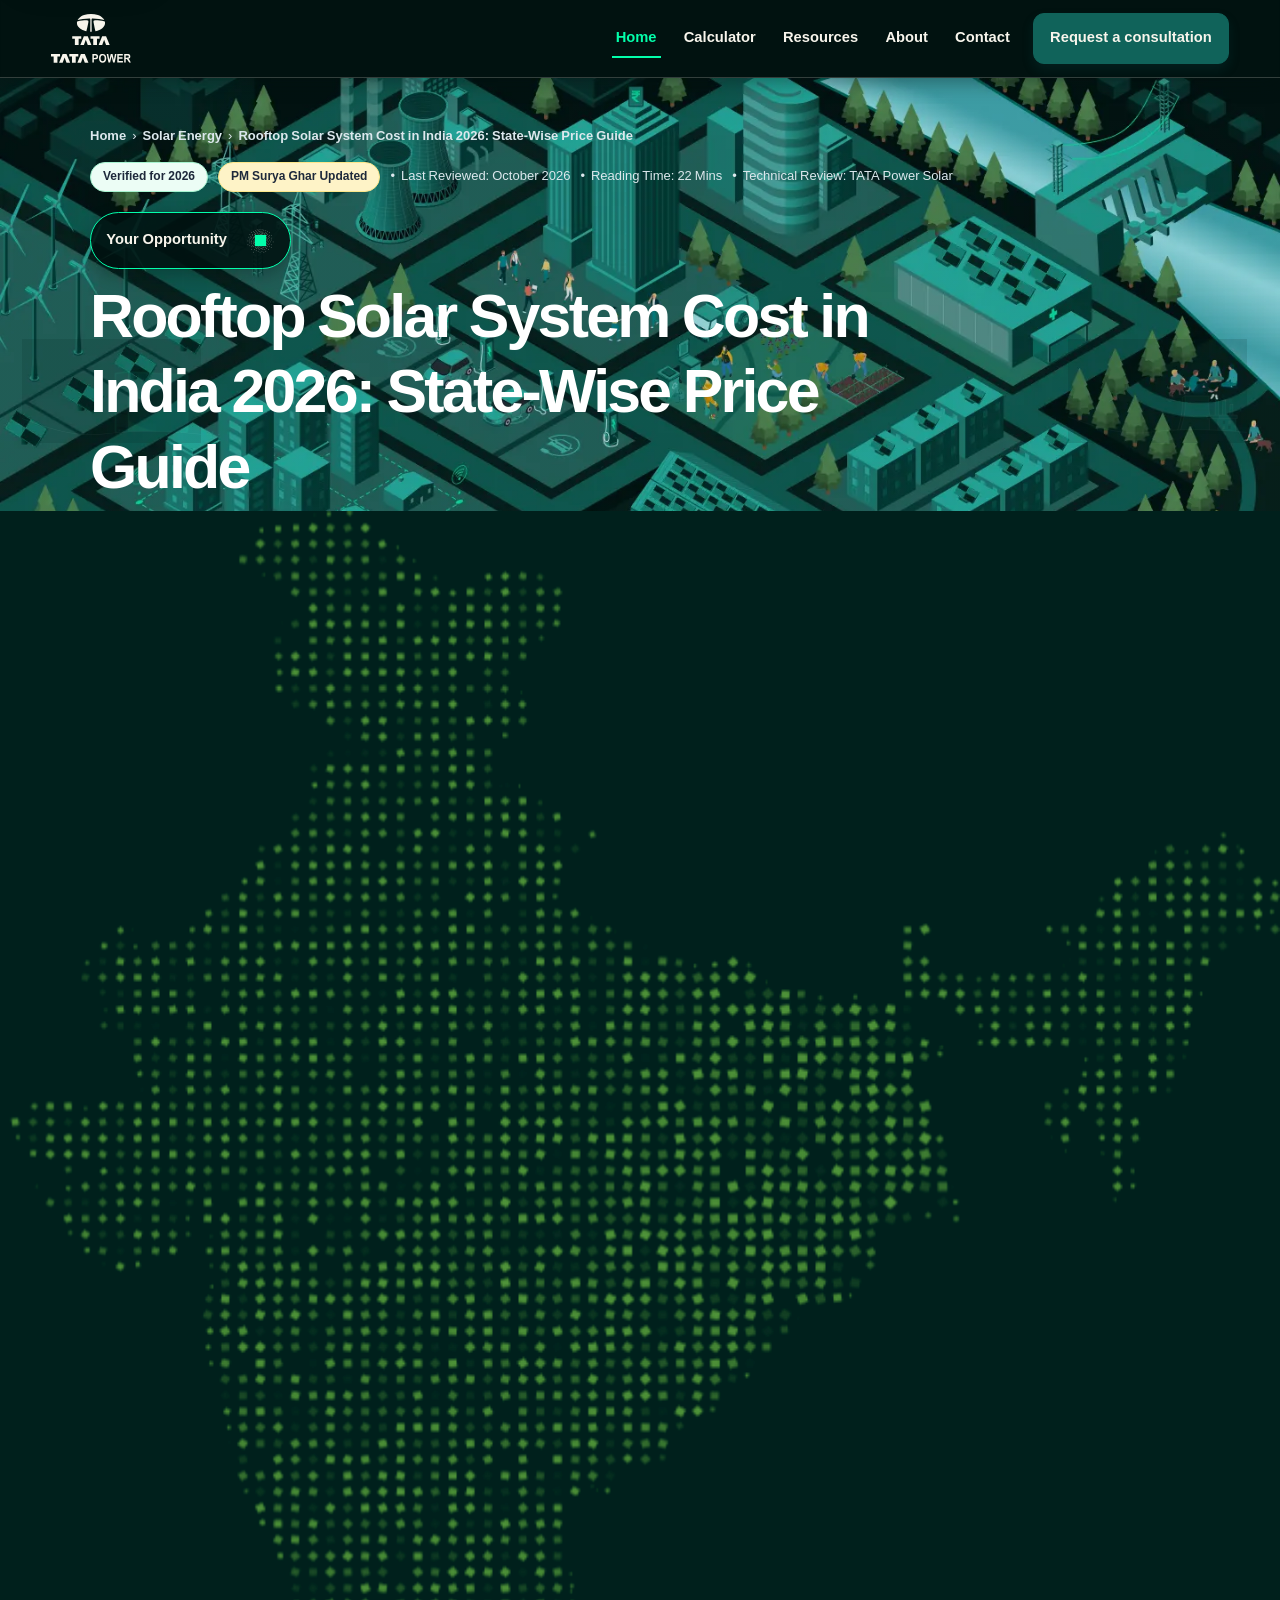
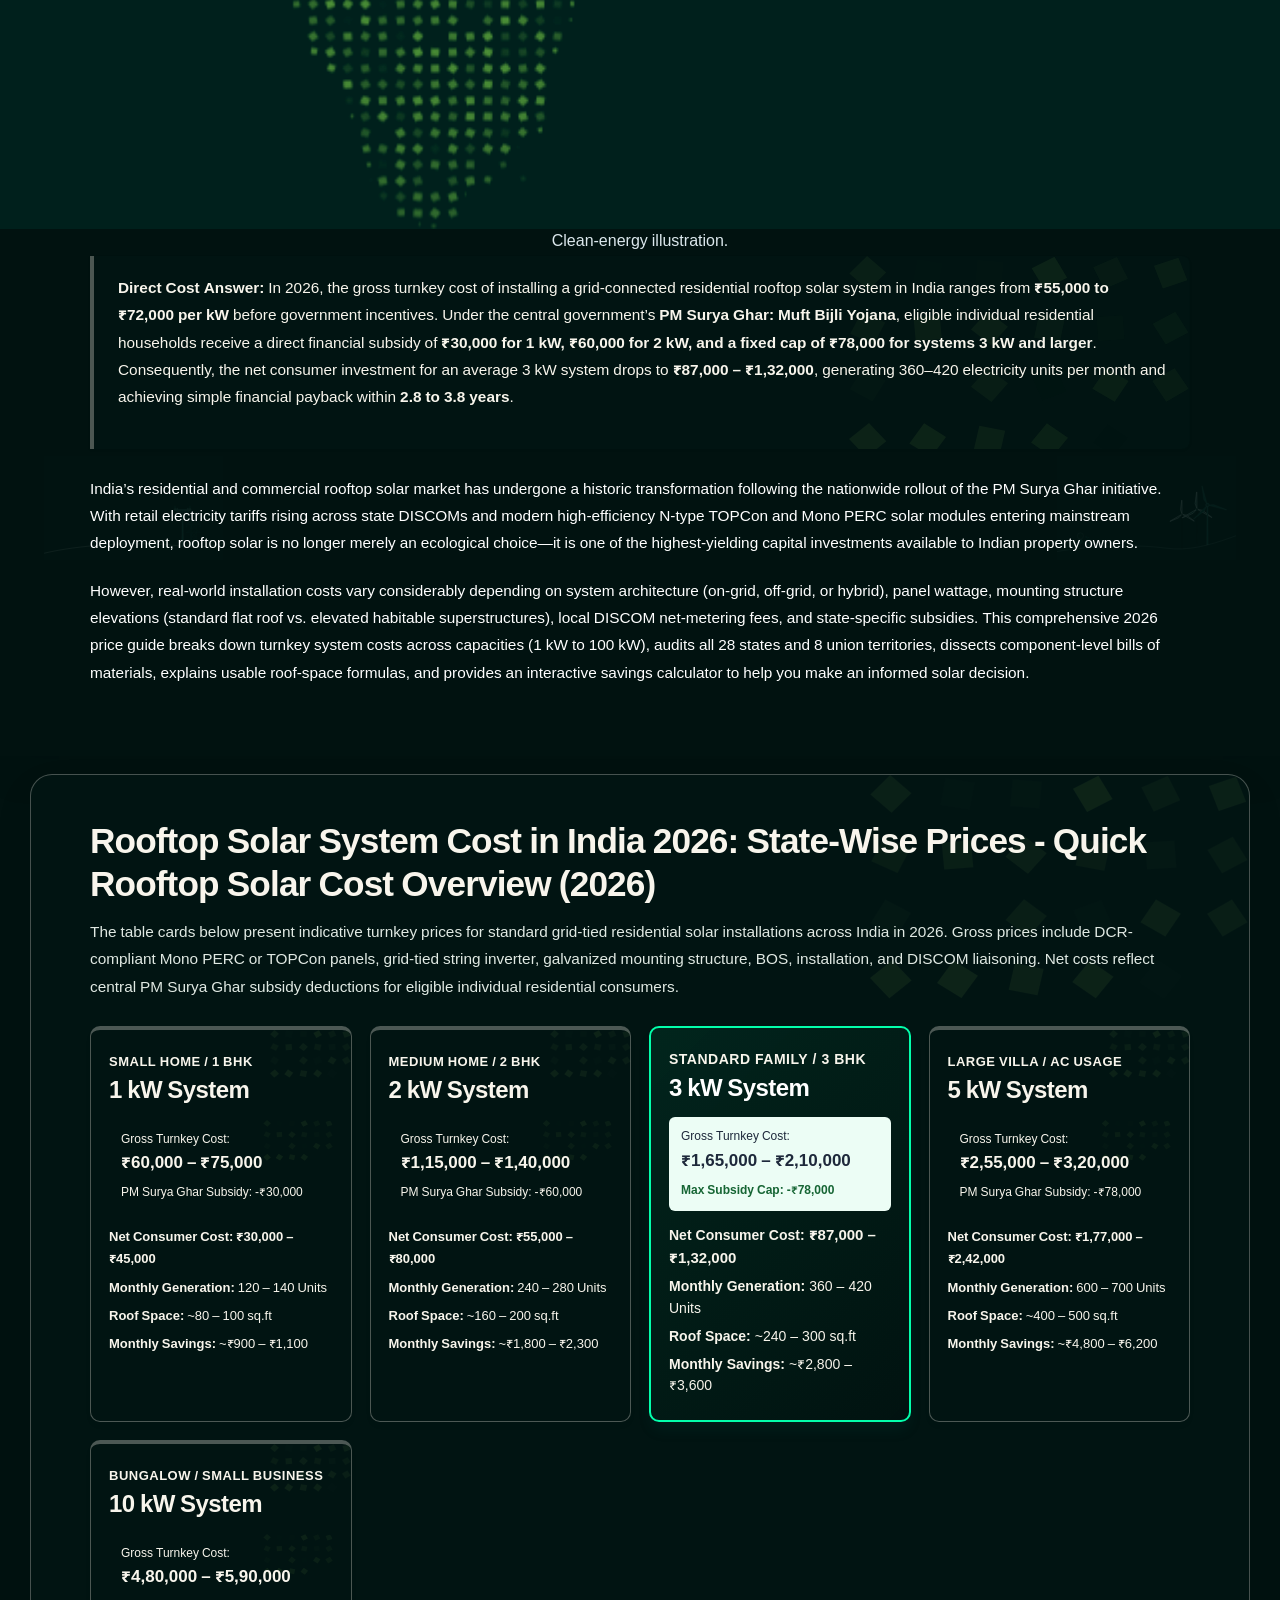
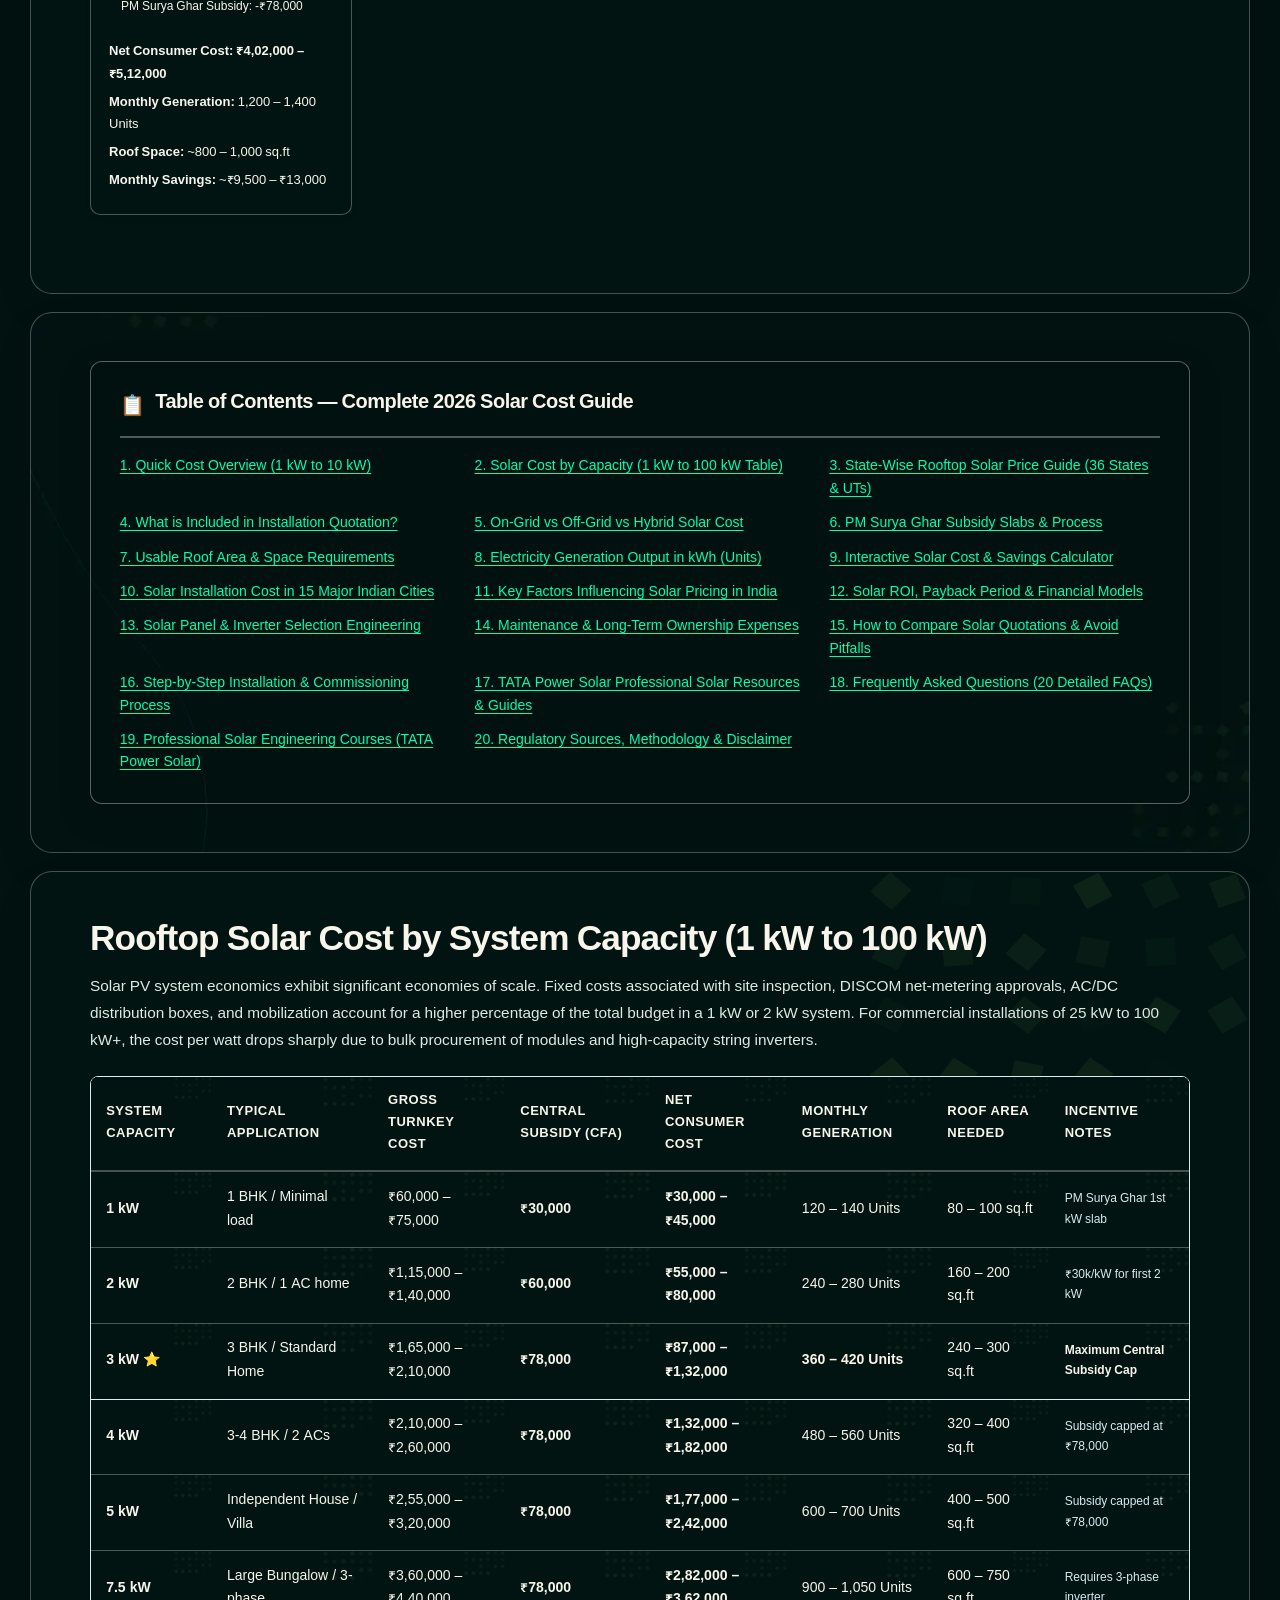
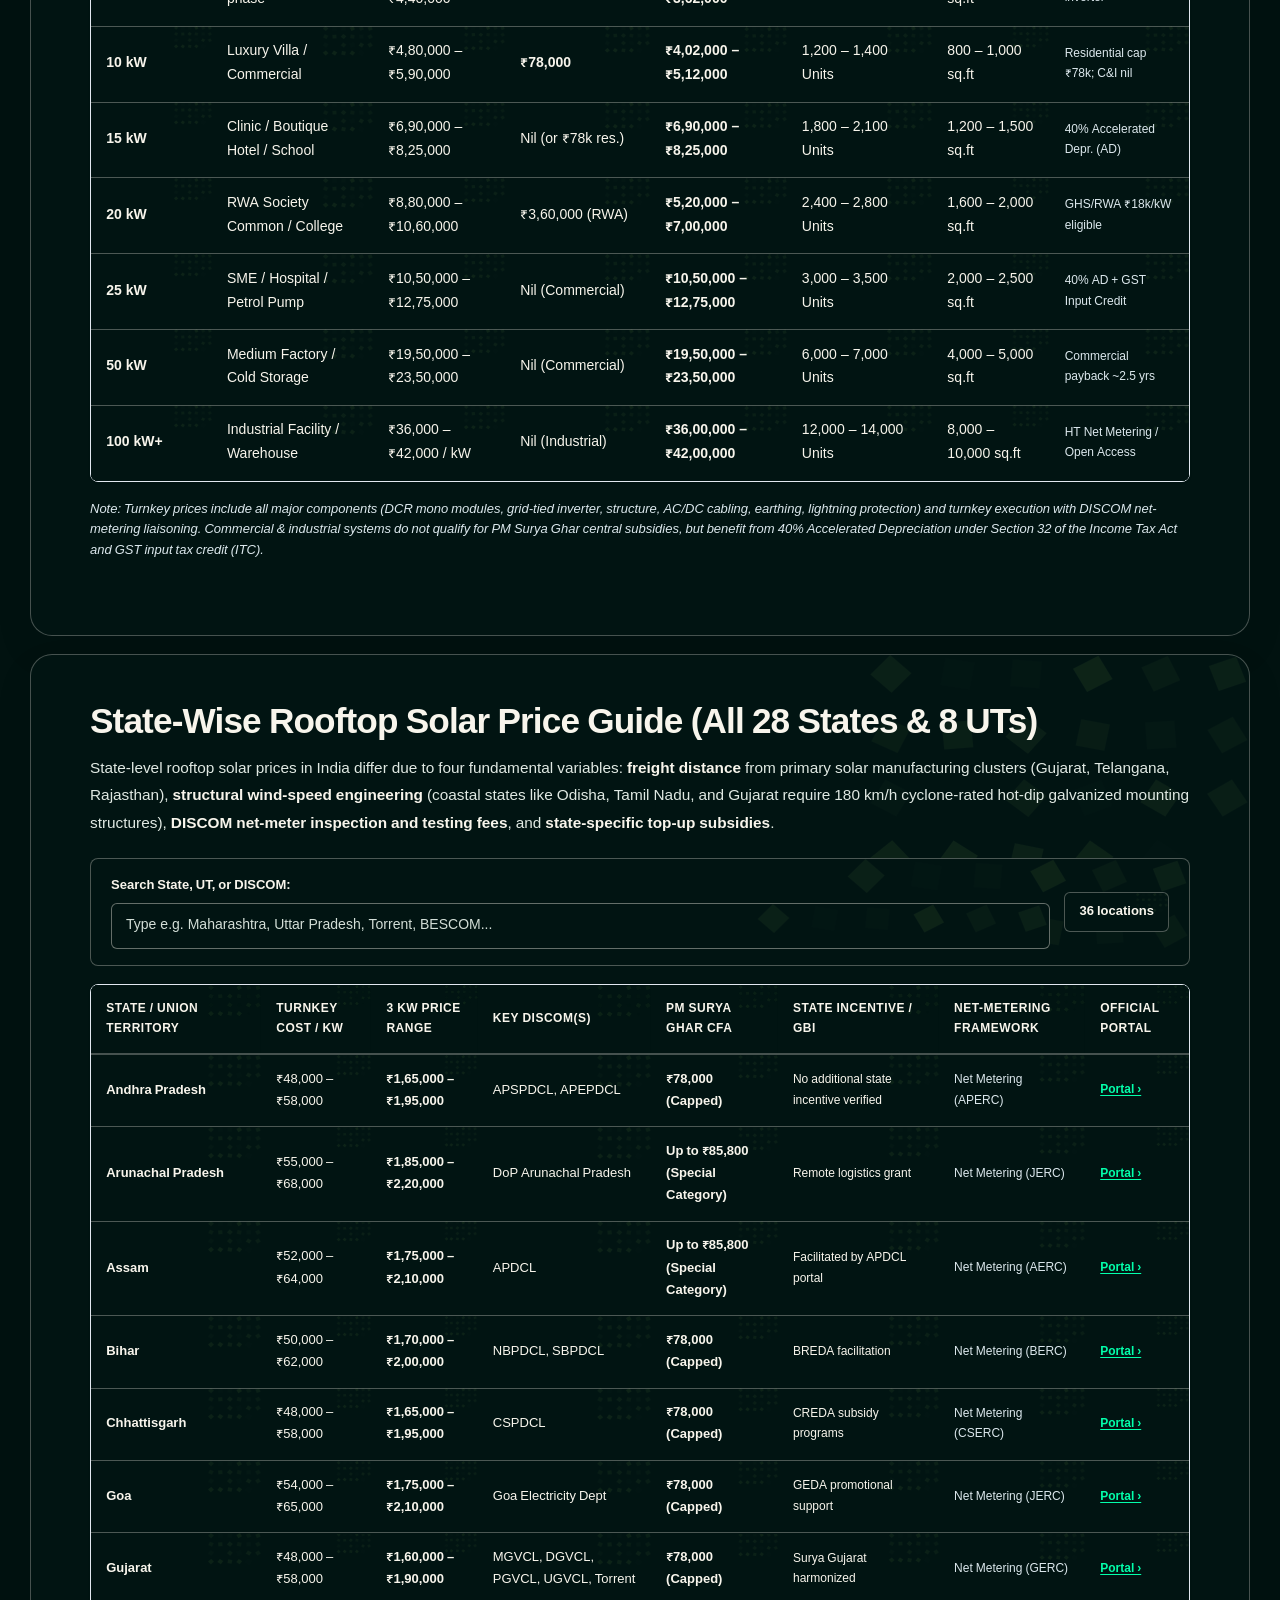
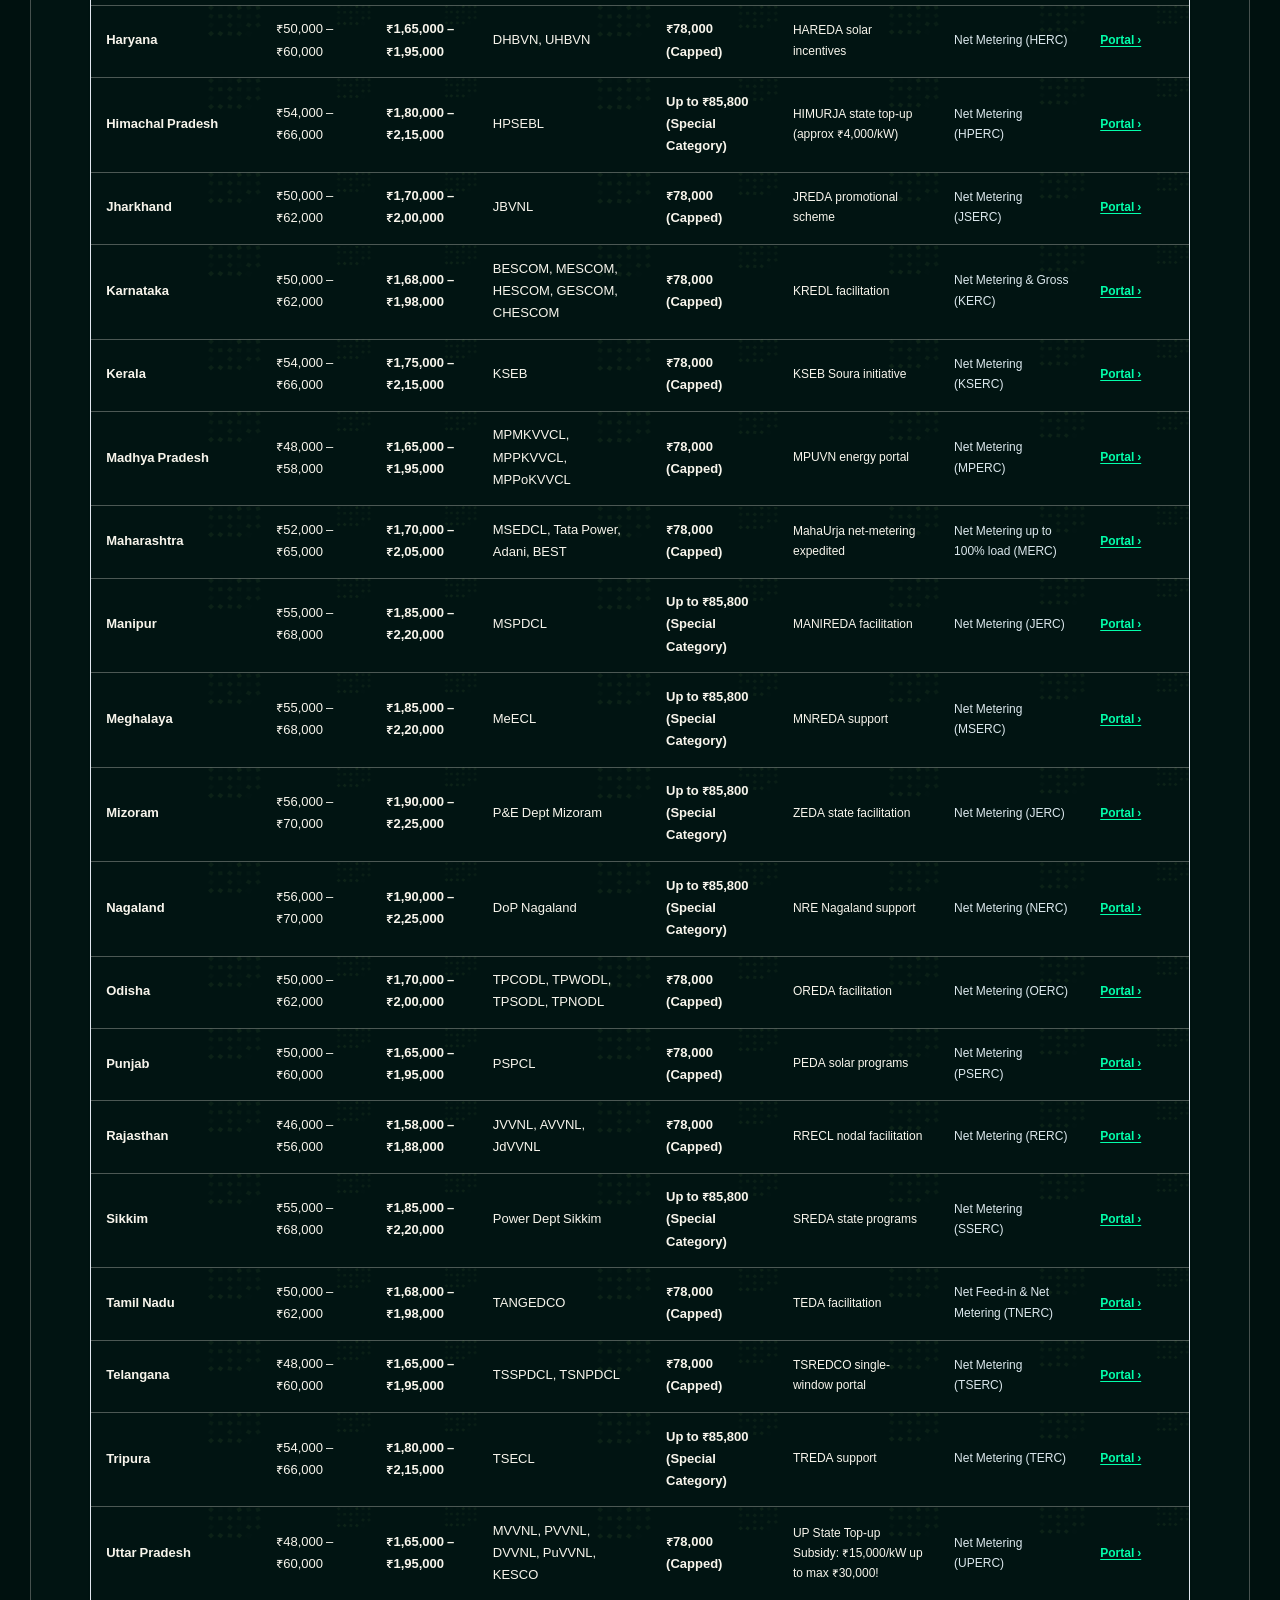
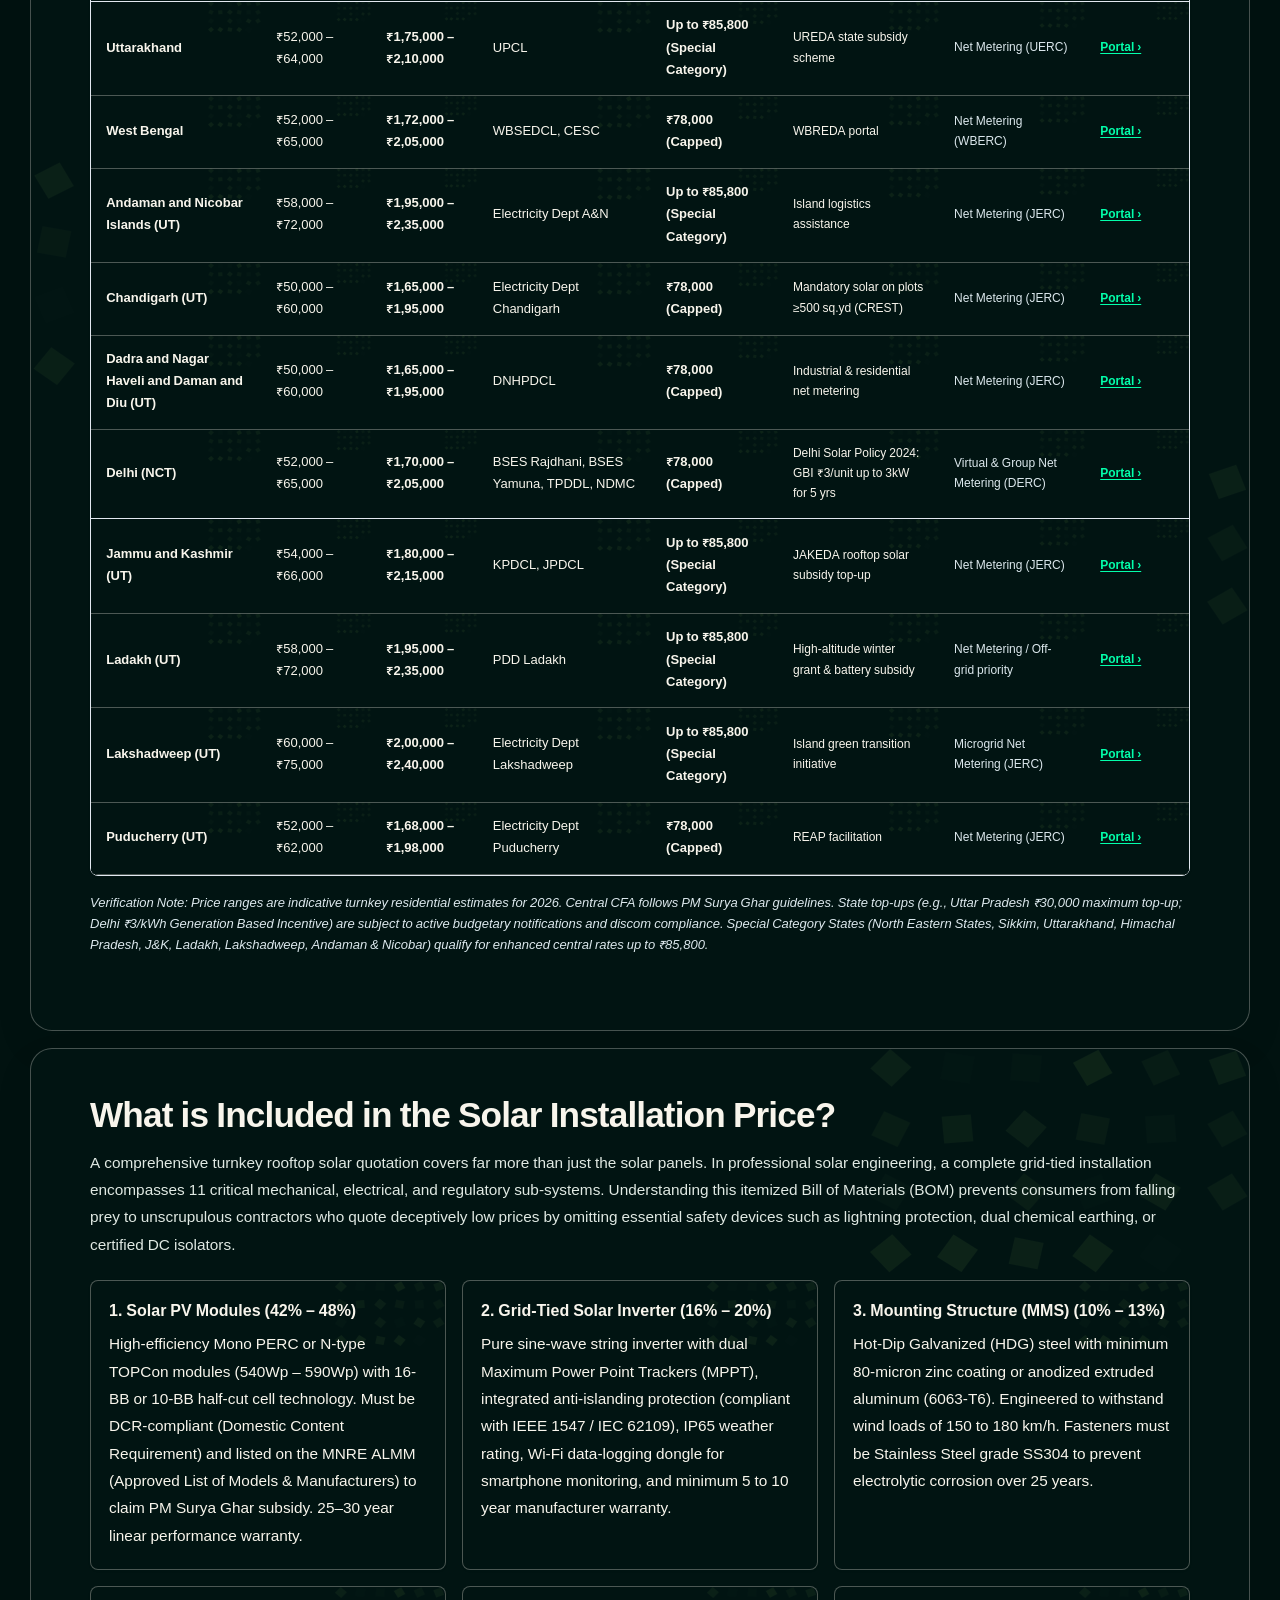
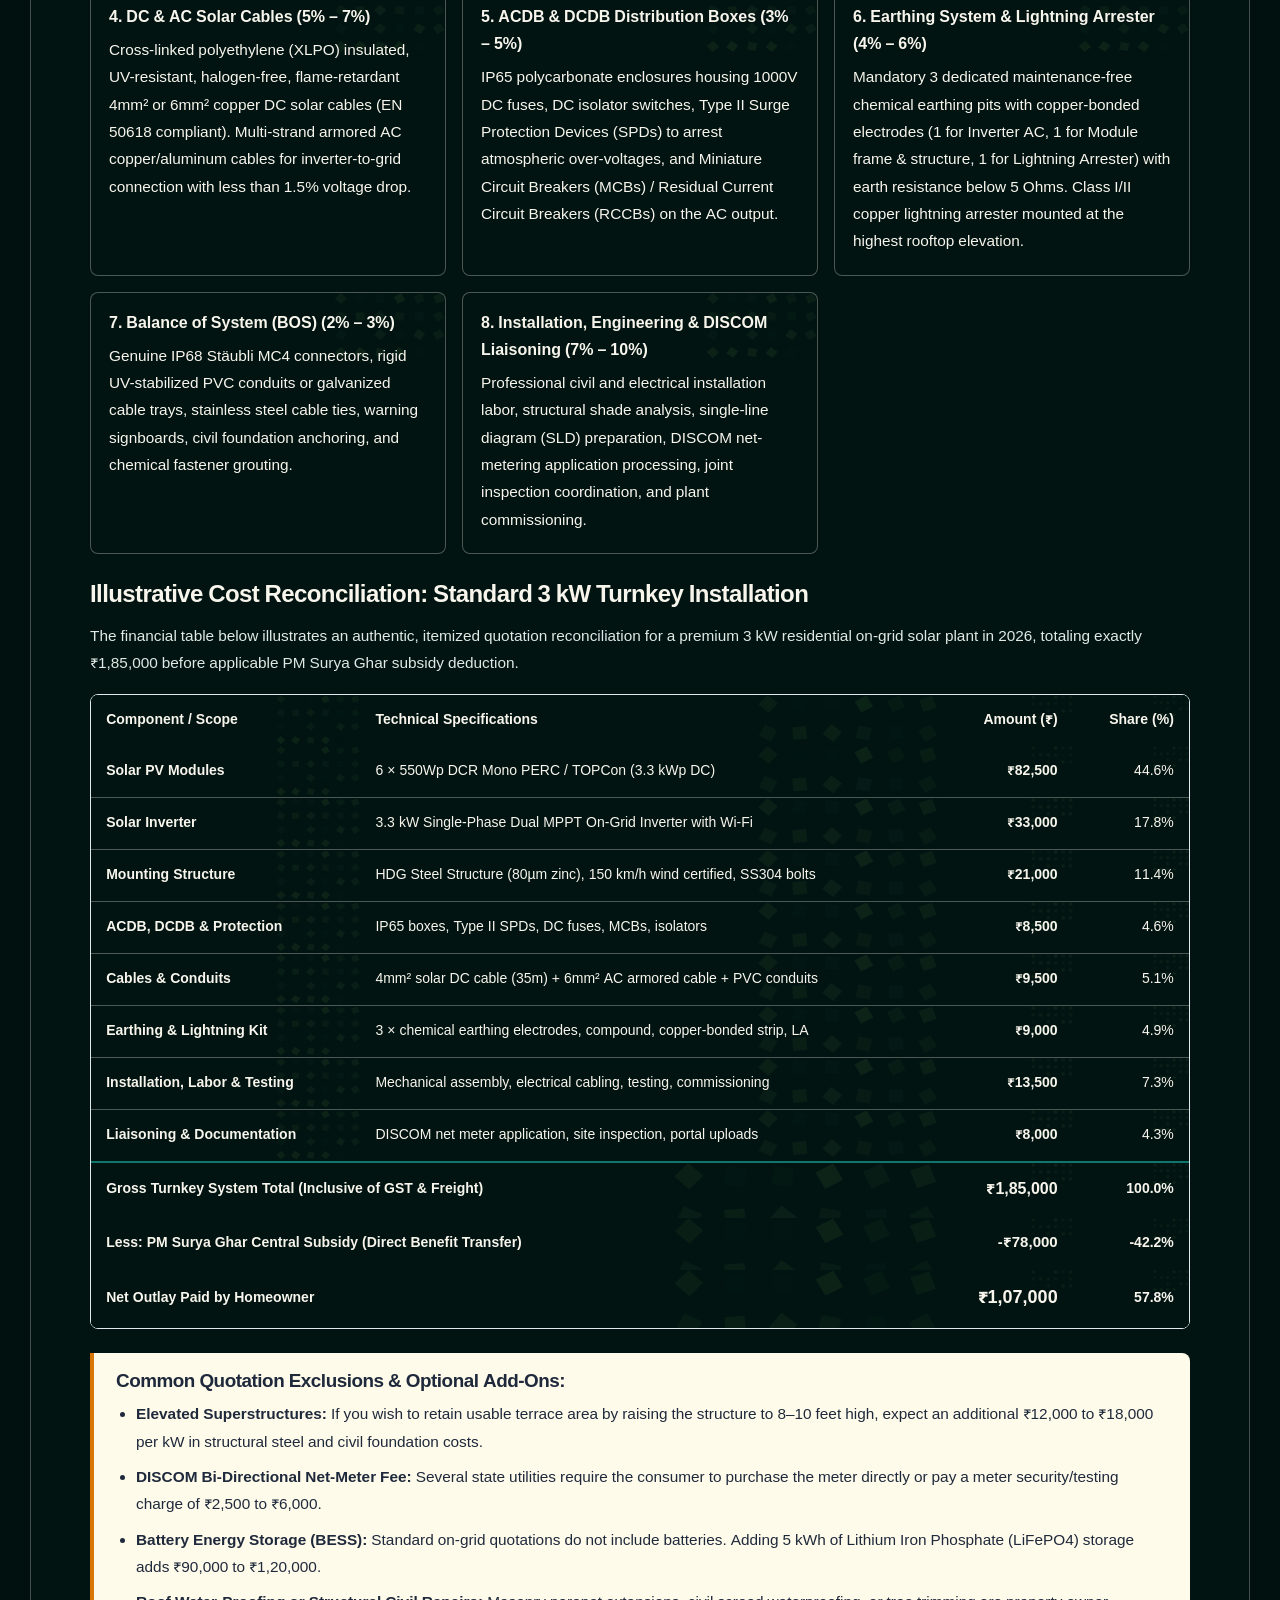
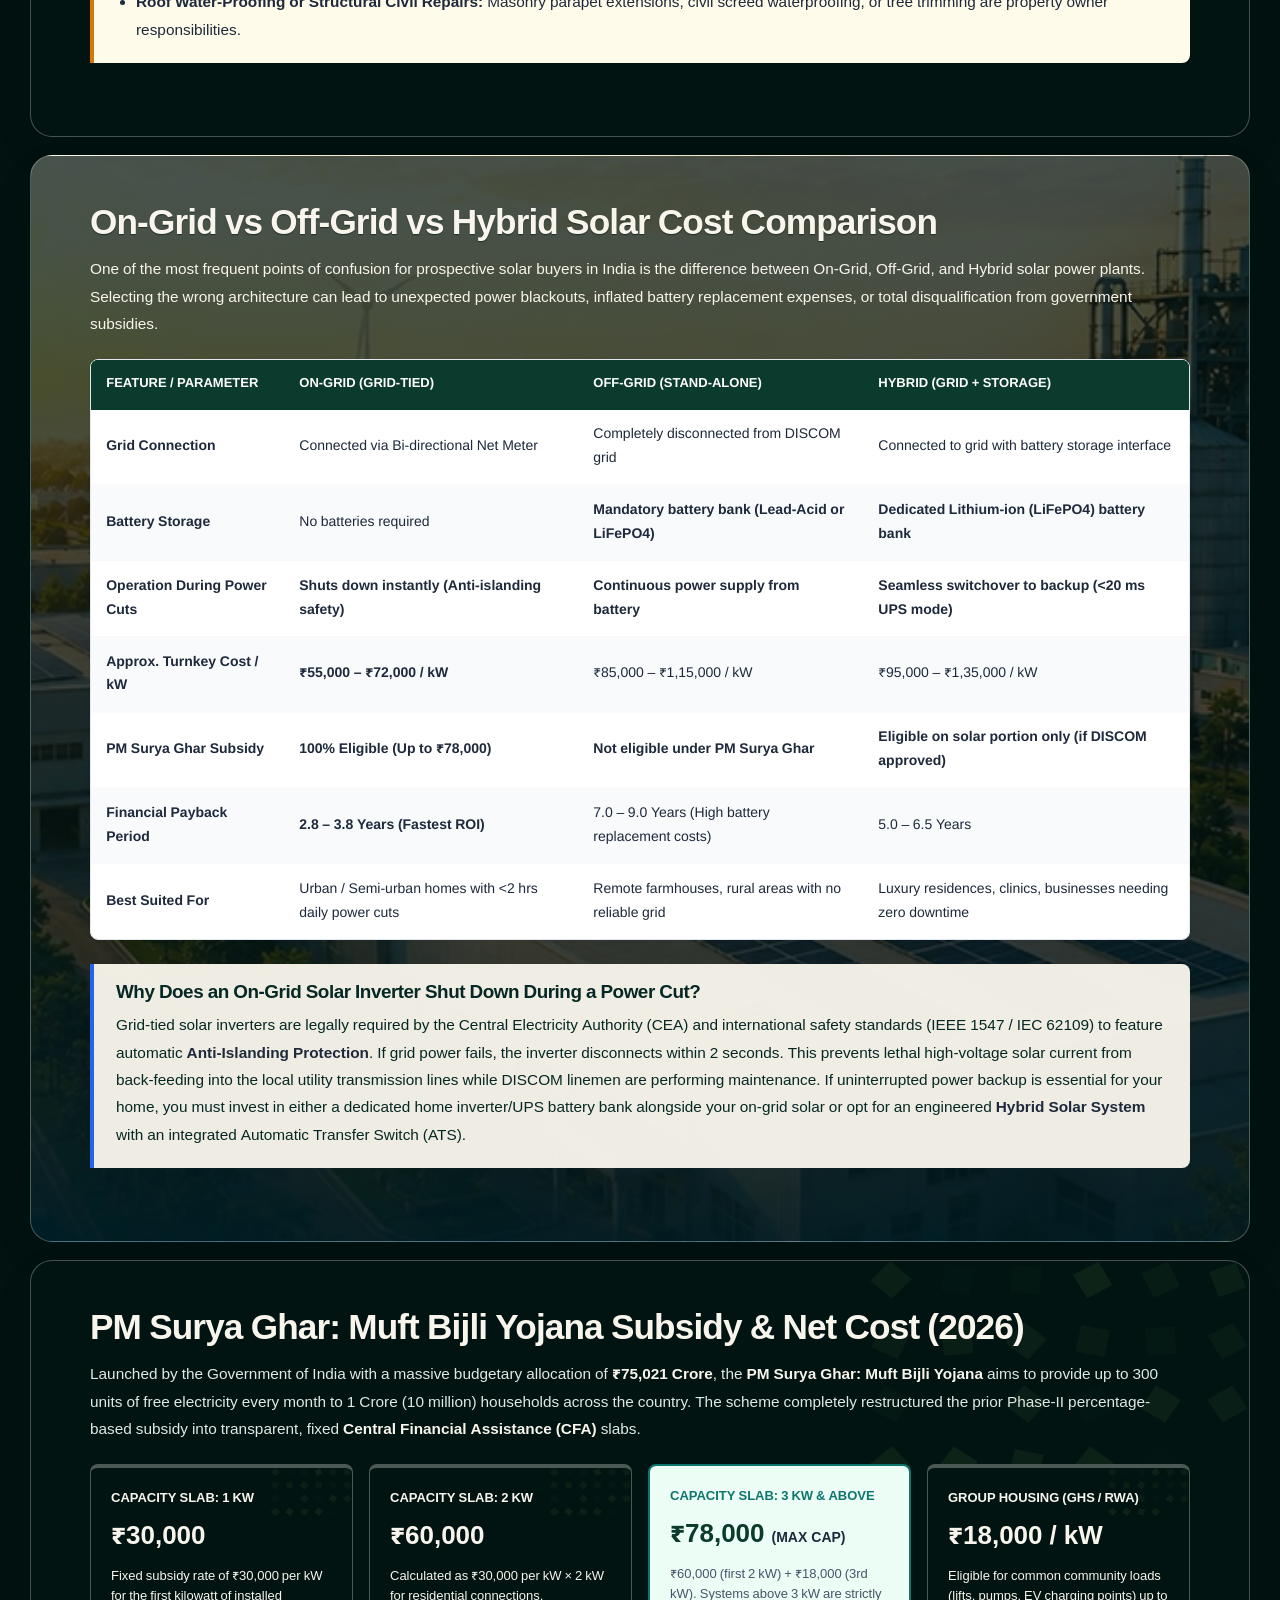
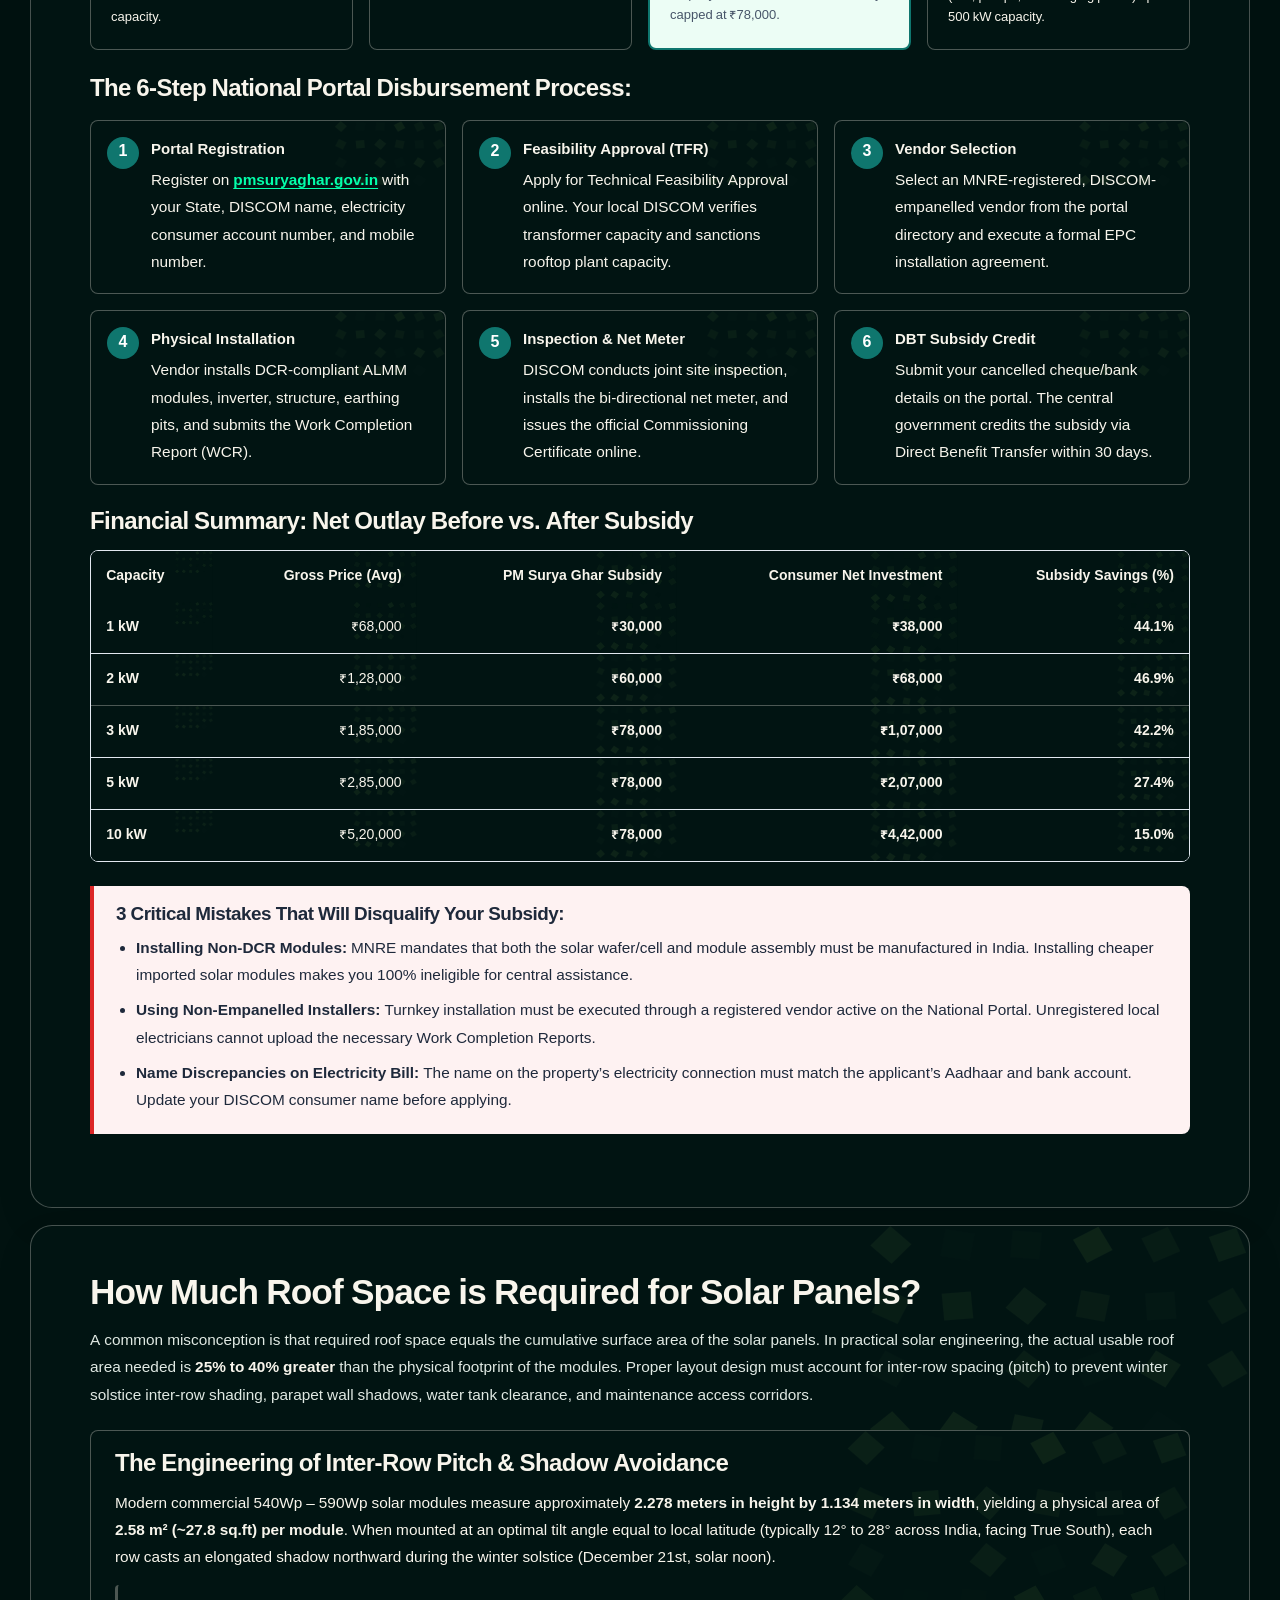
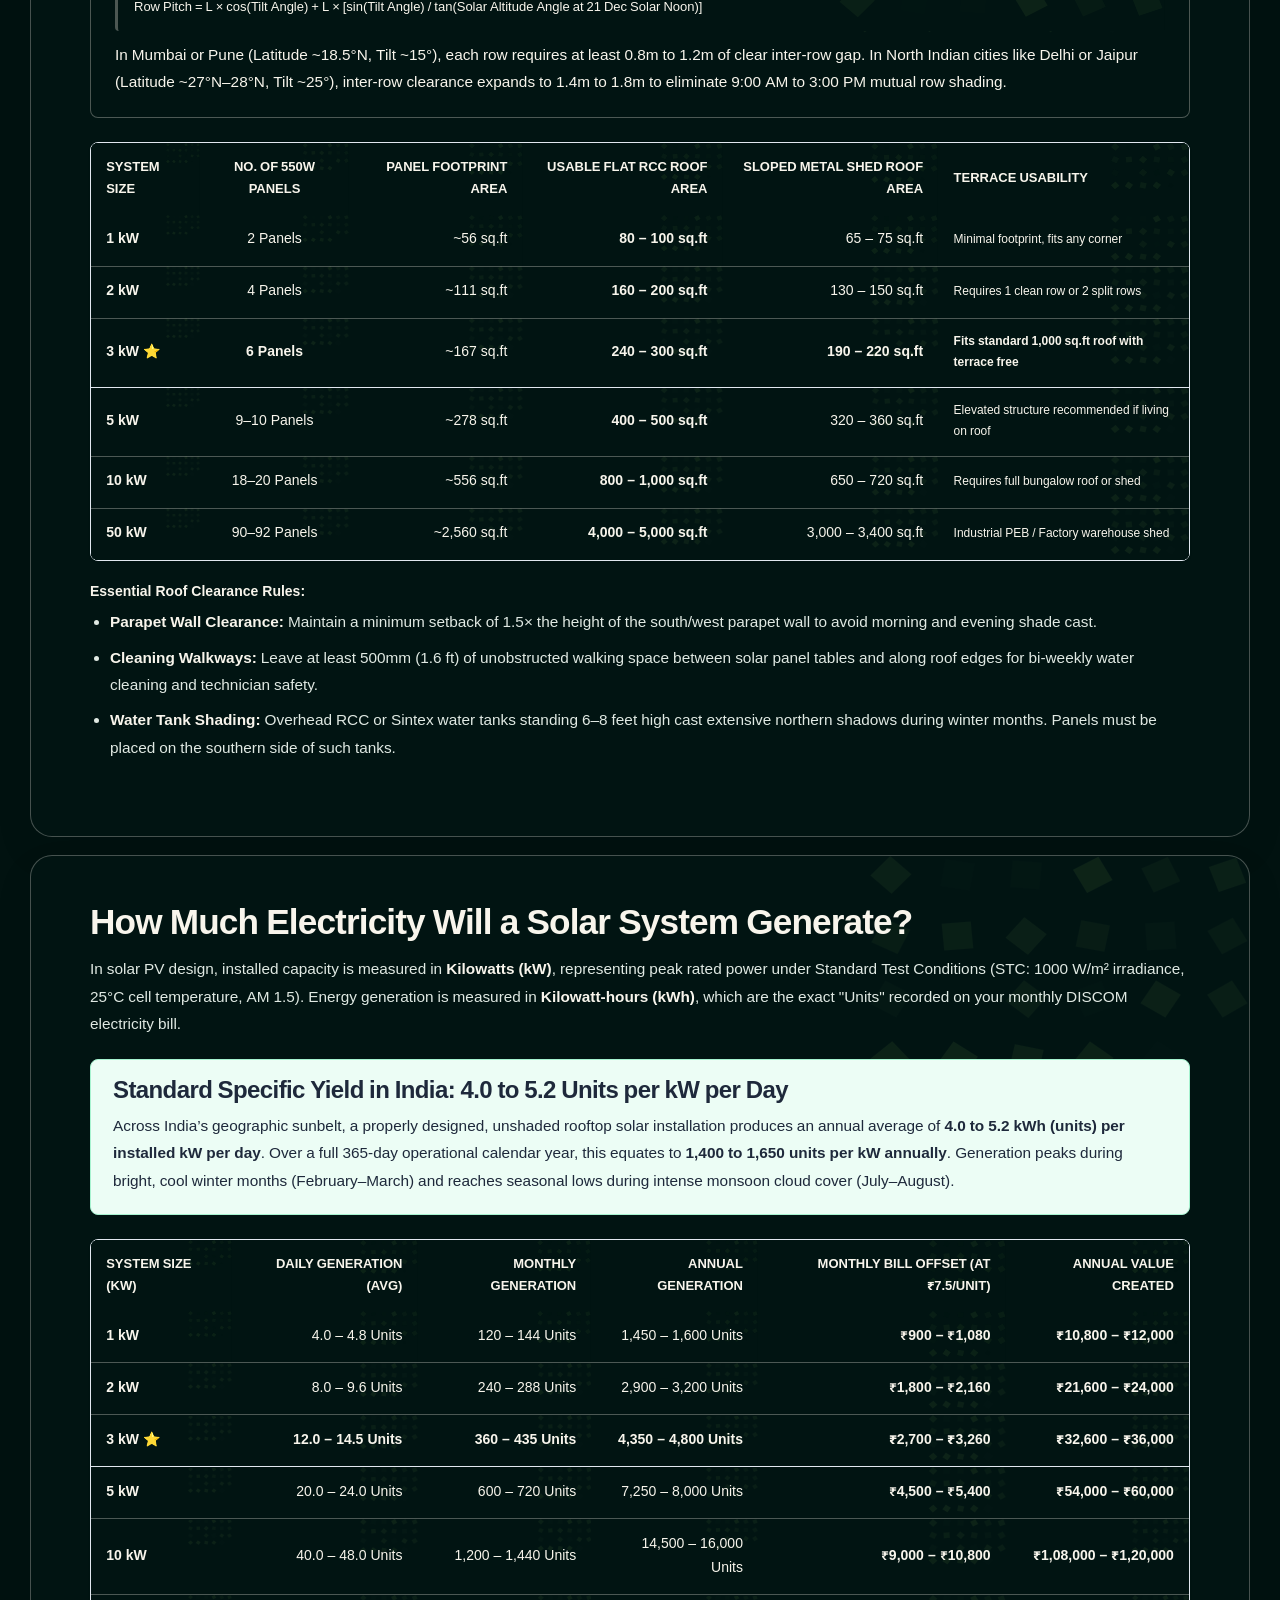
<file: index.html>
<!doctype html>
<html lang="en">
<head>
    <meta charset="utf-8">
    <meta name="viewport" content="width=device-width, initial-scale=1">
    <meta name="description" content="Explore rooftop solar prices across India, compare system types, estimate savings and understand subsidy basics.">
    <link rel="canonical" href="https://tatasolar.github.io/price/">
    <title>Rooftop Solar System Cost in India 2026 · State-Wise Prices</title>
    <link rel="icon" type="image/svg+xml" href="./icon.svg">
    <link rel="stylesheet" href="./assets/site.css?v=a707aba00203">
    <script src="./assets/config.js" defer></script>
    <script src="./assets/site.js?v=fc63ae8d440b" defer></script>
</head>
<body data-guide-endpoint="guide-request.php">
<a class="skip-link" href="#main-content">Skip to content</a>
<header class="site-header">
        <a href="./index.html" class="brand header-brand" aria-label="Tata Power Solar Rooftop home">
            <img class="brand-mark" src="./images/whait_logo-tatapower.svg" alt="" aria-hidden="true">
    </a>
        <button class="menu-toggle" type="button" aria-label="Toggle main navigation" aria-expanded="false" aria-controls="primary-nav">
            <img src="./icon/header-hamburger.svg" alt="" aria-hidden="true">
        </button>
    <nav id="primary-nav" class="primary-nav" aria-label="Main navigation">
        <a href="./index.html" aria-current="page">Home</a>
<a href="./calculator.html">Calculator</a>
<a href="./resources.html">Resources</a>
<a href="./about.html">About</a>
<a href="./contact.html">Contact</a>
        <a class="nav-cta" href="./contact.html">Request a consultation</a>
    </nav>
</header>
<main id="main-content" class="page-shell">
<div class="article-content">
<section class="elementor-section elementor-top-section elementor-element elementor-element-2f3b8508 elementor-section-boxed elementor-section-height-default elementor-section-height-default" data-id="2f3b8508" data-element_type="section" data-e-type="section" id="article-intro" data-settings="{&quot;background_background&quot;:&quot;classic&quot;}"><div class="elementor-container elementor-column-gap-default"><div class="elementor-column elementor-col-100 elementor-top-column elementor-element elementor-element-764f01fd" data-id="764f01fd" data-element_type="column" data-e-type="column"><div class="elementor-widget-wrap elementor-element-populated"><div class="elementor-element elementor-element-5e550401 elementor-widget elementor-widget-html" data-id="5e550401" data-element_type="widget" data-e-type="widget" data-widget_type="html.default"><div class="elementor-widget-container"><div style="font-size: 13px; color: #64748B; margin-bottom: 14px; font-weight: 500;">
<a href="index.html" style="color: #0F766E; text-decoration: none;">Home</a> &nbsp;&rsaquo;&nbsp;
<a href="resources.html" style="color: #0F766E; text-decoration: none;">Solar Energy</a> &nbsp;&rsaquo;&nbsp;
<span style="color: #1E293B; font-weight: 600;">Rooftop Solar System Cost in India 2026: State-Wise Price Guide</span></div><div style="display: flex; flex-wrap: wrap; gap: 10px; align-items: center; margin-bottom: 20px;">
<span style="background: #ECFDF5; color: #065F46; padding: 4px 12px; border-radius: 9999px; font-size: 12px; font-weight: 600; border: 1px solid #A7F3D0;">Verified for 2026</span>
<span style="background: #FEF3C7; color: #92400E; padding: 4px 12px; border-radius: 9999px; font-size: 12px; font-weight: 600; border: 1px solid #FDE68A;">PM Surya Ghar Updated</span>
<span style="color: #64748B; font-size: 13px;">• &nbsp;Last Reviewed: October 2026</span>
<span style="color: #64748B; font-size: 13px;">• &nbsp;Reading Time: 22 Mins</span>
<span style="color: #64748B; font-size: 13px;">• &nbsp;Technical Review: TATA Power Solar</span></div></div></div><div class="elementor-element elementor-element-2f529e98 elementor-widget elementor-widget-heading" data-id="2f529e98" data-element_type="widget" data-e-type="widget" data-widget_type="heading.default"><div class="elementor-widget-container"><a class="partner-registration-link" href="https://tatasolar.github.io/Partner_Application/" target="_blank" rel="noopener noreferrer"><span>Your Opportunity</span><span class="partner-registration-icon" aria-hidden="true"><img src="./icon/inActive-hotspot.gif" alt=""></span></a><h1 class="elementor-heading-title elementor-size-default">Rooftop Solar System Cost in India 2026: State-Wise Price Guide</h1></div></div><div class="elementor-element elementor-element-5fe8353a elementor-widget elementor-widget-image" data-id="5fe8353a" data-element_type="widget" data-e-type="widget" data-widget_type="image.default"><div class="elementor-widget-container"><figure class="wp-caption">
<picture><source srcset="images/Footer-Desktop-Default.svg" media="(prefers-reduced-motion: reduce)"><source srcset="images/media_1indian_map2.gif" media="(max-width: 760px)" width="642" height="661"><img src="images/media_18citioff_power.gif" decoding="async" alt="Clean-energy illustration" loading="eager" fetchpriority="high" width="1440" height="400" /></picture><figcaption class="widget-image-caption wp-caption-text">Clean-energy illustration.</figcaption></figure></div></div><div class="elementor-element elementor-element-72be4e50 elementor-widget elementor-widget-text-editor" data-id="72be4e50" data-element_type="widget" data-e-type="widget" data-widget_type="text-editor.default"><div class="elementor-widget-container"><div style="background: #F8FAFC; border-left: 4px solid #0F766E; padding: 20px 24px; border-radius: 0 8px 8px 0; margin-bottom: 28px; box-shadow: 0 1px 3px rgba(0,0,0,0.05);"><p style="margin: 0; font-size: 17px; line-height: 1.7; color: #0F172A; font-weight: 500;">
<strong>Direct Cost Answer:</strong> In 2026, the gross turnkey cost of installing a grid-connected residential rooftop solar system in India ranges from <strong>₹55,000 to ₹72,000 per kW</strong> before government incentives. Under the central government’s <strong>PM Surya Ghar: Muft Bijli Yojana</strong>, eligible individual residential households receive a direct financial subsidy of <strong>₹30,000 for 1 kW, ₹60,000 for 2 kW, and a fixed cap of ₹78,000 for systems 3 kW and larger</strong>. Consequently, the net consumer investment for an average 3 kW system drops to <strong>₹87,000 – ₹1,32,000</strong>, generating 360–420 electricity units per month and achieving simple financial payback within <strong>2.8 to 3.8 years</strong>.</p></p></div><p style="font-size: 16px; line-height: 1.8; color: #334155; margin-bottom: 20px;">
India’s residential and commercial rooftop solar market has undergone a historic transformation following the nationwide rollout of the PM Surya Ghar initiative. With retail electricity tariffs rising across state DISCOMs and modern high-efficiency N-type TOPCon and Mono PERC solar modules entering mainstream deployment, rooftop solar is no longer merely an ecological choice—it is one of the highest-yielding capital investments available to Indian property owners.</p><p style="font-size: 16px; line-height: 1.8; color: #334155; margin-bottom: 20px;">
However, real-world installation costs vary considerably depending on system architecture (on-grid, off-grid, or hybrid), panel wattage, mounting structure elevations (standard flat roof vs. elevated habitable superstructures), local DISCOM net-metering fees, and state-specific subsidies. This comprehensive 2026 price guide breaks down turnkey system costs across capacities (1 kW to 100 kW), audits all 28 states and 8 union territories, dissects component-level bills of materials, explains usable roof-space formulas, and provides an interactive savings calculator to help you make an informed solar decision.</p></div></div></div></div></div></section>

<section class="elementor-section elementor-top-section elementor-element elementor-element-751647db elementor-section-boxed elementor-section-height-default elementor-section-height-default" data-id="751647db" data-element_type="section" data-e-type="section" id="quick-summary" data-settings="{&quot;background_background&quot;:&quot;classic&quot;}"><div class="elementor-container elementor-column-gap-default"><div class="elementor-column elementor-col-100 elementor-top-column elementor-element elementor-element-4667709b" data-id="4667709b" data-element_type="column" data-e-type="column"><div class="elementor-widget-wrap elementor-element-populated"><div class="elementor-element elementor-element-4e6ec957 elementor-widget elementor-widget-heading" data-id="4e6ec957" data-element_type="widget" data-e-type="widget" data-widget_type="heading.default"><div class="elementor-widget-container"><h2 class="elementor-heading-title elementor-size-default">Rooftop Solar System Cost in India 2026: State-Wise Prices - Quick Rooftop Solar Cost Overview (2026)</h2></div></div><div class="elementor-element elementor-element-7de13c3a elementor-widget elementor-widget-html" data-id="7de13c3a" data-element_type="widget" data-e-type="widget" data-widget_type="html.default"><div class="elementor-widget-container"><div style="margin-top: 10px; margin-bottom: 30px;"><p style="font-size: 16px; line-height: 1.7; color: #475569; margin-bottom: 24px;">
The table cards below present indicative turnkey prices for standard grid-tied residential solar installations across India in 2026. Gross prices include DCR-compliant Mono PERC or TOPCon panels, grid-tied string inverter, galvanized mounting structure, BOS, installation, and DISCOM liaisoning. Net costs reflect central PM Surya Ghar subsidy deductions for eligible individual residential consumers.</p><div style="display: grid; grid-template-columns: repeat(auto-fit, minmax(220px, 1fr)); gap: 18px;"><div style="background: #FFFFFF; border: 1px solid #E2E8F0; border-radius: 10px; padding: 22px 18px; box-shadow: 0 4px 6px -1px rgba(0,0,0,0.05); border-top: 4px solid #0F766E;"><div style="font-size: 13px; font-weight: 700; color: #0F766E; text-transform: uppercase; letter-spacing: 0.5px; margin-bottom: 4px;">Small Home / 1 BHK</div><h3 style="margin: 0 0 12px; font-size: 24px; color: #0B3B2C; font-weight: 800;">1 kW System</h3><div style="background: #F8FAFC; border-radius: 6px; padding: 10px 12px; margin-bottom: 14px;"><div style="font-size: 12px; color: #64748B;">Gross Turnkey Cost:</div><div style="font-size: 17px; font-weight: 700; color: #1E293B;">₹60,000 – ₹75,000</div><div style="font-size: 12px; color: #16A34A; margin-top: 4px;">PM Surya Ghar Subsidy: -₹30,000</div></div><div style="font-size: 13px; color: #64748B; margin-bottom: 6px;"><strong>Net Consumer Cost:</strong> <span style="color: #065F46; font-weight: 700;">₹30,000 – ₹45,000</span></div><div style="font-size: 13px; color: #64748B; margin-bottom: 6px;"><strong>Monthly Generation:</strong> 120 – 140 Units</div><div style="font-size: 13px; color: #64748B; margin-bottom: 6px;"><strong>Roof Space:</strong> ~80 – 100 sq.ft</div><div style="font-size: 13px; color: #64748B;"><strong>Monthly Savings:</strong> ~₹900 – ₹1,100</div></div><div style="background: #FFFFFF; border: 1px solid #E2E8F0; border-radius: 10px; padding: 22px 18px; box-shadow: 0 4px 6px -1px rgba(0,0,0,0.05); border-top: 4px solid #0F766E;"><div style="font-size: 13px; font-weight: 700; color: #0F766E; text-transform: uppercase; letter-spacing: 0.5px; margin-bottom: 4px;">Medium Home / 2 BHK</div><h3 style="margin: 0 0 12px; font-size: 24px; color: #0B3B2C; font-weight: 800;">2 kW System</h3><div style="background: #F8FAFC; border-radius: 6px; padding: 10px 12px; margin-bottom: 14px;"><div style="font-size: 12px; color: #64748B;">Gross Turnkey Cost:</div><div style="font-size: 17px; font-weight: 700; color: #1E293B;">₹1,15,000 – ₹1,40,000</div><div style="font-size: 12px; color: #16A34A; margin-top: 4px;">PM Surya Ghar Subsidy: -₹60,000</div></div><div style="font-size: 13px; color: #64748B; margin-bottom: 6px;"><strong>Net Consumer Cost:</strong> <span style="color: #065F46; font-weight: 700;">₹55,000 – ₹80,000</span></div><div style="font-size: 13px; color: #64748B; margin-bottom: 6px;"><strong>Monthly Generation:</strong> 240 – 280 Units</div><div style="font-size: 13px; color: #64748B; margin-bottom: 6px;"><strong>Roof Space:</strong> ~160 – 200 sq.ft</div><div style="font-size: 13px; color: #64748B;"><strong>Monthly Savings:</strong> ~₹1,800 – ₹2,300</div></div><div style="background: #FFFFFF; border: 2px solid #0F766E; border-radius: 10px; padding: 22px 18px; box-shadow: 0 10px 15px -3px rgba(15,118,110,0.1); position: relative;"><div style="position: absolute; top: -11px; right: 14px; background: #EAB830; color: #78350F; font-size: 11px; font-weight: 800; padding: 2px 10px; border-radius: 9999px; text-transform: uppercase;">Most Popular</div><div style="font-size: 13px; font-weight: 700; color: #0F766E; text-transform: uppercase; letter-spacing: 0.5px; margin-bottom: 4px;">Standard Family / 3 BHK</div><h3 style="margin: 0 0 12px; font-size: 24px; color: #0B3B2C; font-weight: 800;">3 kW System</h3><div style="background: #ECFDF5; border-radius: 6px; padding: 10px 12px; margin-bottom: 14px;"><div style="font-size: 12px; color: #64748B;">Gross Turnkey Cost:</div><div style="font-size: 17px; font-weight: 700; color: #1E293B;">₹1,65,000 – ₹2,10,000</div><div style="font-size: 12px; color: #16A34A; margin-top: 4px; font-weight: 600;">Max Subsidy Cap: -₹78,000</div></div><div style="font-size: 13px; color: #64748B; margin-bottom: 6px;"><strong>Net Consumer Cost:</strong> <span style="color: #065F46; font-weight: 800; font-size: 15px;">₹87,000 – ₹1,32,000</span></div><div style="font-size: 13px; color: #64748B; margin-bottom: 6px;"><strong>Monthly Generation:</strong> 360 – 420 Units</div><div style="font-size: 13px; color: #64748B; margin-bottom: 6px;"><strong>Roof Space:</strong> ~240 – 300 sq.ft</div><div style="font-size: 13px; color: #64748B;"><strong>Monthly Savings:</strong> ~₹2,800 – ₹3,600</div></div><div style="background: #FFFFFF; border: 1px solid #E2E8F0; border-radius: 10px; padding: 22px 18px; box-shadow: 0 4px 6px -1px rgba(0,0,0,0.05); border-top: 4px solid #0F766E;"><div style="font-size: 13px; font-weight: 700; color: #0F766E; text-transform: uppercase; letter-spacing: 0.5px; margin-bottom: 4px;">Large Villa / AC Usage</div><h3 style="margin: 0 0 12px; font-size: 24px; color: #0B3B2C; font-weight: 800;">5 kW System</h3><div style="background: #F8FAFC; border-radius: 6px; padding: 10px 12px; margin-bottom: 14px;"><div style="font-size: 12px; color: #64748B;">Gross Turnkey Cost:</div><div style="font-size: 17px; font-weight: 700; color: #1E293B;">₹2,55,000 – ₹3,20,000</div><div style="font-size: 12px; color: #16A34A; margin-top: 4px;">PM Surya Ghar Subsidy: -₹78,000</div></div><div style="font-size: 13px; color: #64748B; margin-bottom: 6px;"><strong>Net Consumer Cost:</strong> <span style="color: #065F46; font-weight: 700;">₹1,77,000 – ₹2,42,000</span></div><div style="font-size: 13px; color: #64748B; margin-bottom: 6px;"><strong>Monthly Generation:</strong> 600 – 700 Units</div><div style="font-size: 13px; color: #64748B; margin-bottom: 6px;"><strong>Roof Space:</strong> ~400 – 500 sq.ft</div><div style="font-size: 13px; color: #64748B;"><strong>Monthly Savings:</strong> ~₹4,800 – ₹6,200</div></div><div style="background: #FFFFFF; border: 1px solid #E2E8F0; border-radius: 10px; padding: 22px 18px; box-shadow: 0 4px 6px -1px rgba(0,0,0,0.05); border-top: 4px solid #0F766E;"><div style="font-size: 13px; font-weight: 700; color: #0F766E; text-transform: uppercase; letter-spacing: 0.5px; margin-bottom: 4px;">Bungalow / Small Business</div><h3 style="margin: 0 0 12px; font-size: 24px; color: #0B3B2C; font-weight: 800;">10 kW System</h3><div style="background: #F8FAFC; border-radius: 6px; padding: 10px 12px; margin-bottom: 14px;"><div style="font-size: 12px; color: #64748B;">Gross Turnkey Cost:</div><div style="font-size: 17px; font-weight: 700; color: #1E293B;">₹4,80,000 – ₹5,90,000</div><div style="font-size: 12px; color: #16A34A; margin-top: 4px;">PM Surya Ghar Subsidy: -₹78,000</div></div><div style="font-size: 13px; color: #64748B; margin-bottom: 6px;"><strong>Net Consumer Cost:</strong> <span style="color: #065F46; font-weight: 700;">₹4,02,000 – ₹5,12,000</span></div><div style="font-size: 13px; color: #64748B; margin-bottom: 6px;"><strong>Monthly Generation:</strong> 1,200 – 1,400 Units</div><div style="font-size: 13px; color: #64748B; margin-bottom: 6px;"><strong>Roof Space:</strong> ~800 – 1,000 sq.ft</div><div style="font-size: 13px; color: #64748B;"><strong>Monthly Savings:</strong> ~₹9,500 – ₹13,000</div></div></div></div></div></div></div></div></div></section>

<section class="elementor-section elementor-top-section elementor-element elementor-element-1a456aa4 elementor-section-boxed elementor-section-height-default elementor-section-height-default" data-id="1a456aa4" data-element_type="section" data-e-type="section" id="table-of-contents" data-settings="{&quot;background_background&quot;:&quot;classic&quot;}"><div class="elementor-container elementor-column-gap-default"><div class="elementor-column elementor-col-100 elementor-top-column elementor-element elementor-element-192cf62a" data-id="192cf62a" data-element_type="column" data-e-type="column"><div class="elementor-widget-wrap elementor-element-populated"><div class="elementor-element elementor-element-788d1608 elementor-widget elementor-widget-html" data-id="788d1608" data-element_type="widget" data-e-type="widget" data-widget_type="html.default"><div class="elementor-widget-container"><div style="background: #FFFFFF; border: 1px solid #E2E8F0; border-radius: 12px; padding: 28px 30px; box-shadow: 0 4px 6px -1px rgba(0,0,0,0.03);"><div style="display: flex; align-items: center; gap: 10px; margin-bottom: 18px; border-bottom: 2px solid #F1F5F9; padding-bottom: 12px;">
<span style="font-size: 20px;">📋</span><h3 style="margin: 0; font-size: 20px; font-weight: 700; color: #0B3B2C;">Table of Contents — Complete 2026 Solar Cost Guide</h3></div><div style="display: grid; grid-template-columns: repeat(auto-fit, minmax(280px, 1fr)); gap: 12px 24px; font-size: 14px; line-height: 1.6;"><div><a href="#quick-summary" style="color: #0F766E; text-decoration: none; font-weight: 500;">1. Quick Cost Overview (1 kW to 10 kW)</a></div><div><a href="#capacity-cost-table" style="color: #0F766E; text-decoration: none; font-weight: 500;">2. Solar Cost by Capacity (1 kW to 100 kW Table)</a></div><div><a href="#state-wise-guide" style="color: #0F766E; text-decoration: none; font-weight: 500;">3. State-Wise Rooftop Solar Price Guide (36 States & UTs)</a></div><div><a href="#component-breakdown" style="color: #0F766E; text-decoration: none; font-weight: 500;">4. What is Included in Installation Quotation?</a></div><div><a href="#ongrid-offgrid-hybrid" style="color: #0F766E; text-decoration: none; font-weight: 500;">5. On-Grid vs Off-Grid vs Hybrid Solar Cost</a></div><div><a href="#pm-surya-ghar" style="color: #0F766E; text-decoration: none; font-weight: 500;">6. PM Surya Ghar Subsidy Slabs & Process</a></div><div><a href="#roof-space" style="color: #0F766E; text-decoration: none; font-weight: 500;">7. Usable Roof Area & Space Requirements</a></div><div><a href="#generation-units" style="color: #0F766E; text-decoration: none; font-weight: 500;">8. Electricity Generation Output in kWh (Units)</a></div><div><a href="#solar-calculator" style="color: #0F766E; text-decoration: none; font-weight: 500;">9. Interactive Solar Cost & Savings Calculator</a></div><div><a href="#city-wise-costs" style="color: #0F766E; text-decoration: none; font-weight: 500;">10. Solar Installation Cost in 15 Major Indian Cities</a></div><div><a href="#cost-factors" style="color: #0F766E; text-decoration: none; font-weight: 500;">11. Key Factors Influencing Solar Pricing in India</a></div><div><a href="#roi-payback" style="color: #0F766E; text-decoration: none; font-weight: 500;">12. Solar ROI, Payback Period & Financial Models</a></div><div><a href="#panel-inverter-selection" style="color: #0F766E; text-decoration: none; font-weight: 500;">13. Solar Panel & Inverter Selection Engineering</a></div><div><a href="#maintenance-costs" style="color: #0F766E; text-decoration: none; font-weight: 500;">14. Maintenance & Long-Term Ownership Expenses</a></div><div><a href="#compare-quotations" style="color: #0F766E; text-decoration: none; font-weight: 500;">15. How to Compare Solar Quotations & Avoid Pitfalls</a></div><div><a href="#installation-process" style="color: #0F766E; text-decoration: none; font-weight: 500;">16. Step-by-Step Installation & Commissioning Process</a></div><div><a href="#TATA Power Solar-resources" style="color: #0F766E; text-decoration: none; font-weight: 500;">17. TATA Power Solar Professional Solar Resources & Guides</a></div><div><a href="#faq" style="color: #0F766E; text-decoration: none; font-weight: 500;">18. Frequently Asked Questions (20 Detailed FAQs)</a></div><div><a href="#educational-cta" style="color: #0F766E; text-decoration: none; font-weight: 500;">19. Professional Solar Engineering Courses (TATA Power Solar)</a></div><div><a href="#sources-disclaimer" style="color: #0F766E; text-decoration: none; font-weight: 500;">20. Regulatory Sources, Methodology & Disclaimer</a></div></div></div></div></div></div></div></div></section>

<section class="elementor-section elementor-top-section elementor-element elementor-element-458cebbd elementor-section-boxed elementor-section-height-default elementor-section-height-default" data-id="458cebbd" data-element_type="section" data-e-type="section" id="capacity-cost-table" data-settings="{&quot;background_background&quot;:&quot;classic&quot;}"><div class="elementor-container elementor-column-gap-default"><div class="elementor-column elementor-col-100 elementor-top-column elementor-element elementor-element-643274db" data-id="643274db" data-element_type="column" data-e-type="column"><div class="elementor-widget-wrap elementor-element-populated"><div class="elementor-element elementor-element-e771f63 elementor-widget elementor-widget-heading" data-id="e771f63" data-element_type="widget" data-e-type="widget" data-widget_type="heading.default"><div class="elementor-widget-container"><h2 class="elementor-heading-title elementor-size-default">Rooftop Solar Cost by System Capacity (1 kW to 100 kW)</h2></div></div><div class="elementor-element elementor-element-3ca6e3bf elementor-widget elementor-widget-html" data-id="3ca6e3bf" data-element_type="widget" data-e-type="widget" data-widget_type="html.default"><div class="elementor-widget-container"><div style="margin-top: 10px; margin-bottom: 25px;"><p style="font-size: 16px; line-height: 1.8; color: #334155; margin-bottom: 20px;">
Solar PV system economics exhibit significant economies of scale. Fixed costs associated with site inspection, DISCOM net-metering approvals, AC/DC distribution boxes, and mobilization account for a higher percentage of the total budget in a 1 kW or 2 kW system. For commercial installations of 25 kW to 100 kW+, the cost per watt drops sharply due to bulk procurement of modules and high-capacity string inverters.</p><div style="overflow-x: auto; -webkit-overflow-scrolling: touch; border: 1px solid #E2E8F0; border-radius: 8px; box-shadow: 0 1px 3px rgba(0,0,0,0.05);"><table style="width: 100%; border-collapse: collapse; text-align: left; font-size: 14px; min-width: 900px;"><thead><tr style="background: #0B3B2C; color: #FFFFFF; font-size: 13px; text-transform: uppercase; letter-spacing: 0.5px;"><th style="padding: 14px 16px; border-bottom: 2px solid #06261C;">System Capacity</th><th style="padding: 14px 16px; border-bottom: 2px solid #06261C;">Typical Application</th><th style="padding: 14px 16px; border-bottom: 2px solid #06261C;">Gross Turnkey Cost</th><th style="padding: 14px 16px; border-bottom: 2px solid #06261C;">Central Subsidy (CFA)</th><th style="padding: 14px 16px; border-bottom: 2px solid #06261C;">Net Consumer Cost</th><th style="padding: 14px 16px; border-bottom: 2px solid #06261C;">Monthly Generation</th><th style="padding: 14px 16px; border-bottom: 2px solid #06261C;">Roof Area Needed</th><th style="padding: 14px 16px; border-bottom: 2px solid #06261C;">Incentive Notes</th></tr></thead><tbody><tr style="background: #FFFFFF; border-bottom: 1px solid #E2E8F0;"><td style="padding: 12px 16px; font-weight: 700; color: #0B3B2C;">1 kW</td><td style="padding: 12px 16px; color: #475569;">1 BHK / Minimal load</td><td style="padding: 12px 16px; color: #1E293B;">₹60,000 – ₹75,000</td><td style="padding: 12px 16px; color: #16A34A; font-weight: 600;">₹30,000</td><td style="padding: 12px 16px; font-weight: 700; color: #065F46;">₹30,000 – ₹45,000</td><td style="padding: 12px 16px; color: #334155;">120 – 140 Units</td><td style="padding: 12px 16px; color: #475569;">80 – 100 sq.ft</td><td style="padding: 12px 16px; font-size: 12px; color: #64748B;">PM Surya Ghar 1st kW slab</td></tr><tr style="background: #F8FAFC; border-bottom: 1px solid #E2E8F0;"><td style="padding: 12px 16px; font-weight: 700; color: #0B3B2C;">2 kW</td><td style="padding: 12px 16px; color: #475569;">2 BHK / 1 AC home</td><td style="padding: 12px 16px; color: #1E293B;">₹1,15,000 – ₹1,40,000</td><td style="padding: 12px 16px; color: #16A34A; font-weight: 600;">₹60,000</td><td style="padding: 12px 16px; font-weight: 700; color: #065F46;">₹55,000 – ₹80,000</td><td style="padding: 12px 16px; color: #334155;">240 – 280 Units</td><td style="padding: 12px 16px; color: #475569;">160 – 200 sq.ft</td><td style="padding: 12px 16px; font-size: 12px; color: #64748B;">₹30k/kW for first 2 kW</td></tr><tr style="background: #ECFDF5; border-bottom: 1px solid #E2E8F0;"><td style="padding: 12px 16px; font-weight: 800; color: #0B3B2C;">3 kW ⭐</td><td style="padding: 12px 16px; color: #475569;">3 BHK / Standard Home</td><td style="padding: 12px 16px; color: #1E293B;">₹1,65,000 – ₹2,10,000</td><td style="padding: 12px 16px; color: #16A34A; font-weight: 700;">₹78,000</td><td style="padding: 12px 16px; font-weight: 800; color: #065F46;">₹87,000 – ₹1,32,000</td><td style="padding: 12px 16px; color: #334155; font-weight: 600;">360 – 420 Units</td><td style="padding: 12px 16px; color: #475569;">240 – 300 sq.ft</td><td style="padding: 12px 16px; font-size: 12px; color: #065F46; font-weight: 600;">Maximum Central Subsidy Cap</td></tr><tr style="background: #FFFFFF; border-bottom: 1px solid #E2E8F0;"><td style="padding: 12px 16px; font-weight: 700; color: #0B3B2C;">4 kW</td><td style="padding: 12px 16px; color: #475569;">3-4 BHK / 2 ACs</td><td style="padding: 12px 16px; color: #1E293B;">₹2,10,000 – ₹2,60,000</td><td style="padding: 12px 16px; color: #16A34A; font-weight: 600;">₹78,000</td><td style="padding: 12px 16px; font-weight: 700; color: #065F46;">₹1,32,000 – ₹1,82,000</td><td style="padding: 12px 16px; color: #334155;">480 – 560 Units</td><td style="padding: 12px 16px; color: #475569;">320 – 400 sq.ft</td><td style="padding: 12px 16px; font-size: 12px; color: #64748B;">Subsidy capped at ₹78,000</td></tr><tr style="background: #F8FAFC; border-bottom: 1px solid #E2E8F0;"><td style="padding: 12px 16px; font-weight: 700; color: #0B3B2C;">5 kW</td><td style="padding: 12px 16px; color: #475569;">Independent House / Villa</td><td style="padding: 12px 16px; color: #1E293B;">₹2,55,000 – ₹3,20,000</td><td style="padding: 12px 16px; color: #16A34A; font-weight: 600;">₹78,000</td><td style="padding: 12px 16px; font-weight: 700; color: #065F46;">₹1,77,000 – ₹2,42,000</td><td style="padding: 12px 16px; color: #334155;">600 – 700 Units</td><td style="padding: 12px 16px; color: #475569;">400 – 500 sq.ft</td><td style="padding: 12px 16px; font-size: 12px; color: #64748B;">Subsidy capped at ₹78,000</td></tr><tr style="background: #FFFFFF; border-bottom: 1px solid #E2E8F0;"><td style="padding: 12px 16px; font-weight: 700; color: #0B3B2C;">7.5 kW</td><td style="padding: 12px 16px; color: #475569;">Large Bungalow / 3-phase</td><td style="padding: 12px 16px; color: #1E293B;">₹3,60,000 – ₹4,40,000</td><td style="padding: 12px 16px; color: #16A34A; font-weight: 600;">₹78,000</td><td style="padding: 12px 16px; font-weight: 700; color: #065F46;">₹2,82,000 – ₹3,62,000</td><td style="padding: 12px 16px; color: #334155;">900 – 1,050 Units</td><td style="padding: 12px 16px; color: #475569;">600 – 750 sq.ft</td><td style="padding: 12px 16px; font-size: 12px; color: #64748B;">Requires 3-phase inverter</td></tr><tr style="background: #F8FAFC; border-bottom: 1px solid #E2E8F0;"><td style="padding: 12px 16px; font-weight: 700; color: #0B3B2C;">10 kW</td><td style="padding: 12px 16px; color: #475569;">Luxury Villa / Commercial</td><td style="padding: 12px 16px; color: #1E293B;">₹4,80,000 – ₹5,90,000</td><td style="padding: 12px 16px; color: #16A34A; font-weight: 600;">₹78,000</td><td style="padding: 12px 16px; font-weight: 700; color: #065F46;">₹4,02,000 – ₹5,12,000</td><td style="padding: 12px 16px; color: #334155;">1,200 – 1,400 Units</td><td style="padding: 12px 16px; color: #475569;">800 – 1,000 sq.ft</td><td style="padding: 12px 16px; font-size: 12px; color: #64748B;">Residential cap ₹78k; C&I nil</td></tr><tr style="background: #FFFFFF; border-bottom: 1px solid #E2E8F0;"><td style="padding: 12px 16px; font-weight: 700; color: #0B3B2C;">15 kW</td><td style="padding: 12px 16px; color: #475569;">Clinic / Boutique Hotel / School</td><td style="padding: 12px 16px; color: #1E293B;">₹6,90,000 – ₹8,25,000</td><td style="padding: 12px 16px; color: #94A3B8;">Nil (or ₹78k res.)</td><td style="padding: 12px 16px; font-weight: 700; color: #1E293B;">₹6,90,000 – ₹8,25,000</td><td style="padding: 12px 16px; color: #334155;">1,800 – 2,100 Units</td><td style="padding: 12px 16px; color: #475569;">1,200 – 1,500 sq.ft</td><td style="padding: 12px 16px; font-size: 12px; color: #64748B;">40% Accelerated Depr. (AD)</td></tr><tr style="background: #F8FAFC; border-bottom: 1px solid #E2E8F0;"><td style="padding: 12px 16px; font-weight: 700; color: #0B3B2C;">20 kW</td><td style="padding: 12px 16px; color: #475569;">RWA Society Common / College</td><td style="padding: 12px 16px; color: #1E293B;">₹8,80,000 – ₹10,60,000</td><td style="padding: 12px 16px; color: #16A34A;">₹3,60,000 (RWA)</td><td style="padding: 12px 16px; font-weight: 700; color: #065F46;">₹5,20,000 – ₹7,00,000</td><td style="padding: 12px 16px; color: #334155;">2,400 – 2,800 Units</td><td style="padding: 12px 16px; color: #475569;">1,600 – 2,000 sq.ft</td><td style="padding: 12px 16px; font-size: 12px; color: #64748B;">GHS/RWA ₹18k/kW eligible</td></tr><tr style="background: #FFFFFF; border-bottom: 1px solid #E2E8F0;"><td style="padding: 12px 16px; font-weight: 700; color: #0B3B2C;">25 kW</td><td style="padding: 12px 16px; color: #475569;">SME / Hospital / Petrol Pump</td><td style="padding: 12px 16px; color: #1E293B;">₹10,50,000 – ₹12,75,000</td><td style="padding: 12px 16px; color: #94A3B8;">Nil (Commercial)</td><td style="padding: 12px 16px; font-weight: 700; color: #1E293B;">₹10,50,000 – ₹12,75,000</td><td style="padding: 12px 16px; color: #334155;">3,000 – 3,500 Units</td><td style="padding: 12px 16px; color: #475569;">2,000 – 2,500 sq.ft</td><td style="padding: 12px 16px; font-size: 12px; color: #64748B;">40% AD + GST Input Credit</td></tr><tr style="background: #F8FAFC; border-bottom: 1px solid #E2E8F0;"><td style="padding: 12px 16px; font-weight: 700; color: #0B3B2C;">50 kW</td><td style="padding: 12px 16px; color: #475569;">Medium Factory / Cold Storage</td><td style="padding: 12px 16px; color: #1E293B;">₹19,50,000 – ₹23,50,000</td><td style="padding: 12px 16px; color: #94A3B8;">Nil (Commercial)</td><td style="padding: 12px 16px; font-weight: 700; color: #1E293B;">₹19,50,000 – ₹23,50,000</td><td style="padding: 12px 16px; color: #334155;">6,000 – 7,000 Units</td><td style="padding: 12px 16px; color: #475569;">4,000 – 5,000 sq.ft</td><td style="padding: 12px 16px; font-size: 12px; color: #64748B;">Commercial payback ~2.5 yrs</td></tr><tr style="background: #FFFFFF;"><td style="padding: 12px 16px; font-weight: 700; color: #0B3B2C;">100 kW+</td><td style="padding: 12px 16px; color: #475569;">Industrial Facility / Warehouse</td><td style="padding: 12px 16px; color: #1E293B;">₹36,000 – ₹42,000 / kW</td><td style="padding: 12px 16px; color: #94A3B8;">Nil (Industrial)</td><td style="padding: 12px 16px; font-weight: 700; color: #1E293B;">₹36,00,000 – ₹42,00,000</td><td style="padding: 12px 16px; color: #334155;">12,000 – 14,000 Units</td><td style="padding: 12px 16px; color: #475569;">8,000 – 10,000 sq.ft</td><td style="padding: 12px 16px; font-size: 12px; color: #64748B;">HT Net Metering / Open Access</td></tr></tbody></table></div><div style="margin-top: 18px; font-size: 13px; color: #64748B; line-height: 1.6;">
<em>Note: Turnkey prices include all major components (DCR mono modules, grid-tied inverter, structure, AC/DC cabling, earthing, lightning protection) and turnkey execution with DISCOM net-metering liaisoning. Commercial & industrial systems do not qualify for PM Surya Ghar central subsidies, but benefit from 40% Accelerated Depreciation under Section 32 of the Income Tax Act and GST input tax credit (ITC).</em></div></div></div></div></div></div></div></section>

<section class="elementor-section elementor-top-section elementor-element elementor-element-331d74c1 elementor-section-boxed elementor-section-height-default elementor-section-height-default mobile-offering-background" data-id="331d74c1" data-element_type="section" data-e-type="section" id="state-wise-guide" data-settings="{&quot;background_background&quot;:&quot;classic&quot;}"><div class="elementor-container elementor-column-gap-default"><div class="elementor-column elementor-col-100 elementor-top-column elementor-element elementor-element-6d3dba92" data-id="6d3dba92" data-element_type="column" data-e-type="column"><div class="elementor-widget-wrap elementor-element-populated"><div class="elementor-element elementor-element-75267620 elementor-widget elementor-widget-heading" data-id="75267620" data-element_type="widget" data-e-type="widget" data-widget_type="heading.default"><div class="elementor-widget-container"><h2 class="elementor-heading-title elementor-size-default">State-Wise Rooftop Solar Price Guide (All 28 States &amp; 8 UTs)</h2></div></div><div class="elementor-element elementor-element-15ffe873 elementor-widget elementor-widget-html" data-id="15ffe873" data-element_type="widget" data-e-type="widget" data-widget_type="html.default"><div class="elementor-widget-container"><div style="margin-top: 10px; margin-bottom: 25px;"><p style="font-size: 16px; line-height: 1.8; color: #334155; margin-bottom: 20px;">
State-level rooftop solar prices in India differ due to four fundamental variables: <strong>freight distance</strong> from primary solar manufacturing clusters (Gujarat, Telangana, Rajasthan), <strong>structural wind-speed engineering</strong> (coastal states like Odisha, Tamil Nadu, and Gujarat require 180 km/h cyclone-rated hot-dip galvanized mounting structures), <strong>DISCOM net-meter inspection and testing fees</strong>, and <strong>state-specific top-up subsidies</strong>.</p><div style="background: #F8FAFC; border: 1px solid #CBD5E1; border-radius: 8px; padding: 16px 20px; margin-bottom: 18px; display: flex; flex-wrap: wrap; align-items: center; justify-content: space-between; gap: 14px;"><div style="flex: 1; min-width: 260px; position: relative;">
<label for="stateSearchInput" style="display: block; font-size: 13px; font-weight: 600; color: #334155; margin-bottom: 6px;">Search State, UT, or DISCOM:</label>
<input type="text" id="stateSearchInput" placeholder="Type e.g. Maharashtra, Uttar Pradesh, Torrent, BESCOM..." style="width: 100%; box-sizing: border-box; padding: 10px 14px; font-size: 14px; border: 1px solid #CBD5E1; border-radius: 6px; outline: none; background: #FFFFFF; color: #1E293B;"></div><div style="font-size: 13px; color: #64748B; font-weight: 600; background: #FFFFFF; padding: 8px 14px; border-radius: 6px; border: 1px solid #E2E8F0;">
<span id="stateCountBadge">Showing 36 of 36 States & UTs</span></div></div><div style="overflow-x: auto; -webkit-overflow-scrolling: touch; border: 1px solid #E2E8F0; border-radius: 8px; box-shadow: 0 1px 3px rgba(0,0,0,0.05);"><table id="stateTable" style="width: 100%; border-collapse: collapse; text-align: left; font-size: 13px; min-width: 950px;"><thead><tr style="background: #0B3B2C; color: #FFFFFF; font-size: 12px; text-transform: uppercase; letter-spacing: 0.5px;"><th style="padding: 14px 14px; border-bottom: 2px solid #06261C;">State / Union Territory</th><th style="padding: 14px 14px; border-bottom: 2px solid #06261C;">Turnkey Cost / kW</th><th style="padding: 14px 14px; border-bottom: 2px solid #06261C;">3 kW Price Range</th><th style="padding: 14px 14px; border-bottom: 2px solid #06261C;">Key DISCOM(s)</th><th style="padding: 14px 14px; border-bottom: 2px solid #06261C;">PM Surya Ghar CFA</th><th style="padding: 14px 14px; border-bottom: 2px solid #06261C;">State Incentive / GBI</th><th style="padding: 14px 14px; border-bottom: 2px solid #06261C;">Net-Metering Framework</th><th style="padding: 14px 14px; border-bottom: 2px solid #06261C;">Official Portal</th></tr></thead><tbody id="stateTableBody"><tr class="state-row" data-name="andhra pradesh" data-discom="apspdcl, apepdcl" data-state="no additional state incentive verified" style="background: #FFFFFF; border-bottom: 1px solid #E2E8F0;"><td style="padding: 12px 14px; font-weight: 700; color: #0B3B2C;">Andhra Pradesh</td><td style="padding: 12px 14px; color: #1E293B;">₹48,000 – ₹58,000</td><td style="padding: 12px 14px; font-weight: 600; color: #0F766E;">₹1,65,000 – ₹1,95,000</td><td style="padding: 12px 14px; font-size: 13px; color: #475569;">APSPDCL, APEPDCL</td><td style="padding: 12px 14px; color: #16A34A; font-weight: 600;">₹78,000 (Capped)</td><td style="padding: 12px 14px; font-size: 12px; color: #334155;">No additional state incentive verified</td><td style="padding: 12px 14px; font-size: 12px; color: #64748B;">Net Metering (APERC)</td><td style="padding: 12px 14px; font-size: 12px;"><a href="https://www.apeasternpower.com/" target="_blank" rel="noopener noreferrer nofollow" style="color: #0F766E; font-weight: 600; text-decoration: underline;">Portal &rsaquo;</a></td></tr><tr class="state-row" data-name="arunachal pradesh" data-discom="dop arunachal pradesh" data-state="remote logistics grant" style="background: #F8FAFC; border-bottom: 1px solid #E2E8F0;"><td style="padding: 12px 14px; font-weight: 700; color: #0B3B2C;">Arunachal Pradesh</td><td style="padding: 12px 14px; color: #1E293B;">₹55,000 – ₹68,000</td><td style="padding: 12px 14px; font-weight: 600; color: #0F766E;">₹1,85,000 – ₹2,20,000</td><td style="padding: 12px 14px; font-size: 13px; color: #475569;">DoP Arunachal Pradesh</td><td style="padding: 12px 14px; color: #16A34A; font-weight: 600;">Up to ₹85,800 (Special Category)</td><td style="padding: 12px 14px; font-size: 12px; color: #334155;">Remote logistics grant</td><td style="padding: 12px 14px; font-size: 12px; color: #64748B;">Net Metering (JERC)</td><td style="padding: 12px 14px; font-size: 12px;"><a href="https://apeda.nic.in/" target="_blank" rel="noopener noreferrer nofollow" style="color: #0F766E; font-weight: 600; text-decoration: underline;">Portal &rsaquo;</a></td></tr><tr class="state-row" data-name="assam" data-discom="apdcl" data-state="facilitated by apdcl portal" style="background: #FFFFFF; border-bottom: 1px solid #E2E8F0;"><td style="padding: 12px 14px; font-weight: 700; color: #0B3B2C;">Assam</td><td style="padding: 12px 14px; color: #1E293B;">₹52,000 – ₹64,000</td><td style="padding: 12px 14px; font-weight: 600; color: #0F766E;">₹1,75,000 – ₹2,10,000</td><td style="padding: 12px 14px; font-size: 13px; color: #475569;">APDCL</td><td style="padding: 12px 14px; color: #16A34A; font-weight: 600;">Up to ₹85,800 (Special Category)</td><td style="padding: 12px 14px; font-size: 12px; color: #334155;">Facilitated by APDCL portal</td><td style="padding: 12px 14px; font-size: 12px; color: #64748B;">Net Metering (AERC)</td><td style="padding: 12px 14px; font-size: 12px;"><a href="https://www.apdcl.org/" target="_blank" rel="noopener noreferrer nofollow" style="color: #0F766E; font-weight: 600; text-decoration: underline;">Portal &rsaquo;</a></td></tr><tr class="state-row" data-name="bihar" data-discom="nbpdcl, sbpdcl" data-state="breda facilitation" style="background: #F8FAFC; border-bottom: 1px solid #E2E8F0;"><td style="padding: 12px 14px; font-weight: 700; color: #0B3B2C;">Bihar</td><td style="padding: 12px 14px; color: #1E293B;">₹50,000 – ₹62,000</td><td style="padding: 12px 14px; font-weight: 600; color: #0F766E;">₹1,70,000 – ₹2,00,000</td><td style="padding: 12px 14px; font-size: 13px; color: #475569;">NBPDCL, SBPDCL</td><td style="padding: 12px 14px; color: #16A34A; font-weight: 600;">₹78,000 (Capped)</td><td style="padding: 12px 14px; font-size: 12px; color: #334155;">BREDA facilitation</td><td style="padding: 12px 14px; font-size: 12px; color: #64748B;">Net Metering (BERC)</td><td style="padding: 12px 14px; font-size: 12px;"><a href="https://breda.bihar.gov.in/" target="_blank" rel="noopener noreferrer nofollow" style="color: #0F766E; font-weight: 600; text-decoration: underline;">Portal &rsaquo;</a></td></tr><tr class="state-row" data-name="chhattisgarh" data-discom="cspdcl" data-state="creda subsidy programs" style="background: #FFFFFF; border-bottom: 1px solid #E2E8F0;"><td style="padding: 12px 14px; font-weight: 700; color: #0B3B2C;">Chhattisgarh</td><td style="padding: 12px 14px; color: #1E293B;">₹48,000 – ₹58,000</td><td style="padding: 12px 14px; font-weight: 600; color: #0F766E;">₹1,65,000 – ₹1,95,000</td><td style="padding: 12px 14px; font-size: 13px; color: #475569;">CSPDCL</td><td style="padding: 12px 14px; color: #16A34A; font-weight: 600;">₹78,000 (Capped)</td><td style="padding: 12px 14px; font-size: 12px; color: #334155;">CREDA subsidy programs</td><td style="padding: 12px 14px; font-size: 12px; color: #64748B;">Net Metering (CSERC)</td><td style="padding: 12px 14px; font-size: 12px;"><a href="https://creda.cgstate.gov.in/" target="_blank" rel="noopener noreferrer nofollow" style="color: #0F766E; font-weight: 600; text-decoration: underline;">Portal &rsaquo;</a></td></tr><tr class="state-row" data-name="goa" data-discom="goa electricity dept" data-state="geda promotional support" style="background: #F8FAFC; border-bottom: 1px solid #E2E8F0;"><td style="padding: 12px 14px; font-weight: 700; color: #0B3B2C;">Goa</td><td style="padding: 12px 14px; color: #1E293B;">₹54,000 – ₹65,000</td><td style="padding: 12px 14px; font-weight: 600; color: #0F766E;">₹1,75,000 – ₹2,10,000</td><td style="padding: 12px 14px; font-size: 13px; color: #475569;">Goa Electricity Dept</td><td style="padding: 12px 14px; color: #16A34A; font-weight: 600;">₹78,000 (Capped)</td><td style="padding: 12px 14px; font-size: 12px; color: #334155;">GEDA promotional support</td><td style="padding: 12px 14px; font-size: 12px; color: #64748B;">Net Metering (JERC)</td><td style="padding: 12px 14px; font-size: 12px;"><a href="https://geda.goa.gov.in/" target="_blank" rel="noopener noreferrer nofollow" style="color: #0F766E; font-weight: 600; text-decoration: underline;">Portal &rsaquo;</a></td></tr><tr class="state-row" data-name="gujarat" data-discom="mgvcl, dgvcl, pgvcl, ugvcl, torrent" data-state="surya gujarat harmonized" style="background: #FFFFFF; border-bottom: 1px solid #E2E8F0;"><td style="padding: 12px 14px; font-weight: 700; color: #0B3B2C;">Gujarat</td><td style="padding: 12px 14px; color: #1E293B;">₹48,000 – ₹58,000</td><td style="padding: 12px 14px; font-weight: 600; color: #0F766E;">₹1,60,000 – ₹1,90,000</td><td style="padding: 12px 14px; font-size: 13px; color: #475569;">MGVCL, DGVCL, PGVCL, UGVCL, Torrent</td><td style="padding: 12px 14px; color: #16A34A; font-weight: 600;">₹78,000 (Capped)</td><td style="padding: 12px 14px; font-size: 12px; color: #334155;">Surya Gujarat harmonized</td><td style="padding: 12px 14px; font-size: 12px; color: #64748B;">Net Metering (GERC)</td><td style="padding: 12px 14px; font-size: 12px;"><a href="https://guvnl.com/" target="_blank" rel="noopener noreferrer nofollow" style="color: #0F766E; font-weight: 600; text-decoration: underline;">Portal &rsaquo;</a></td></tr><tr class="state-row" data-name="haryana" data-discom="dhbvn, uhbvn" data-state="hareda solar incentives" style="background: #F8FAFC; border-bottom: 1px solid #E2E8F0;"><td style="padding: 12px 14px; font-weight: 700; color: #0B3B2C;">Haryana</td><td style="padding: 12px 14px; color: #1E293B;">₹50,000 – ₹60,000</td><td style="padding: 12px 14px; font-weight: 600; color: #0F766E;">₹1,65,000 – ₹1,95,000</td><td style="padding: 12px 14px; font-size: 13px; color: #475569;">DHBVN, UHBVN</td><td style="padding: 12px 14px; color: #16A34A; font-weight: 600;">₹78,000 (Capped)</td><td style="padding: 12px 14px; font-size: 12px; color: #334155;">HAREDA solar incentives</td><td style="padding: 12px 14px; font-size: 12px; color: #64748B;">Net Metering (HERC)</td><td style="padding: 12px 14px; font-size: 12px;"><a href="https://hareda.gov.in/" target="_blank" rel="noopener noreferrer nofollow" style="color: #0F766E; font-weight: 600; text-decoration: underline;">Portal &rsaquo;</a></td></tr><tr class="state-row" data-name="himachal pradesh" data-discom="hpsebl" data-state="himurja state top-up (approx ₹4,000/kw)" style="background: #FFFFFF; border-bottom: 1px solid #E2E8F0;"><td style="padding: 12px 14px; font-weight: 700; color: #0B3B2C;">Himachal Pradesh</td><td style="padding: 12px 14px; color: #1E293B;">₹54,000 – ₹66,000</td><td style="padding: 12px 14px; font-weight: 600; color: #0F766E;">₹1,80,000 – ₹2,15,000</td><td style="padding: 12px 14px; font-size: 13px; color: #475569;">HPSEBL</td><td style="padding: 12px 14px; color: #16A34A; font-weight: 600;">Up to ₹85,800 (Special Category)</td><td style="padding: 12px 14px; font-size: 12px; color: #334155;">HIMURJA state top-up (approx ₹4,000/kW)</td><td style="padding: 12px 14px; font-size: 12px; color: #64748B;">Net Metering (HPERC)</td><td style="padding: 12px 14px; font-size: 12px;"><a href="https://himurja.hp.gov.in/" target="_blank" rel="noopener noreferrer nofollow" style="color: #0F766E; font-weight: 600; text-decoration: underline;">Portal &rsaquo;</a></td></tr><tr class="state-row" data-name="jharkhand" data-discom="jbvnl" data-state="jreda promotional scheme" style="background: #F8FAFC; border-bottom: 1px solid #E2E8F0;"><td style="padding: 12px 14px; font-weight: 700; color: #0B3B2C;">Jharkhand</td><td style="padding: 12px 14px; color: #1E293B;">₹50,000 – ₹62,000</td><td style="padding: 12px 14px; font-weight: 600; color: #0F766E;">₹1,70,000 – ₹2,00,000</td><td style="padding: 12px 14px; font-size: 13px; color: #475569;">JBVNL</td><td style="padding: 12px 14px; color: #16A34A; font-weight: 600;">₹78,000 (Capped)</td><td style="padding: 12px 14px; font-size: 12px; color: #334155;">JREDA promotional scheme</td><td style="padding: 12px 14px; font-size: 12px; color: #64748B;">Net Metering (JSERC)</td><td style="padding: 12px 14px; font-size: 12px;"><a href="https://jreda.com/" target="_blank" rel="noopener noreferrer nofollow" style="color: #0F766E; font-weight: 600; text-decoration: underline;">Portal &rsaquo;</a></td></tr><tr class="state-row" data-name="karnataka" data-discom="bescom, mescom, hescom, gescom, chescom" data-state="kredl facilitation" style="background: #FFFFFF; border-bottom: 1px solid #E2E8F0;"><td style="padding: 12px 14px; font-weight: 700; color: #0B3B2C;">Karnataka</td><td style="padding: 12px 14px; color: #1E293B;">₹50,000 – ₹62,000</td><td style="padding: 12px 14px; font-weight: 600; color: #0F766E;">₹1,68,000 – ₹1,98,000</td><td style="padding: 12px 14px; font-size: 13px; color: #475569;">BESCOM, MESCOM, HESCOM, GESCOM, CHESCOM</td><td style="padding: 12px 14px; color: #16A34A; font-weight: 600;">₹78,000 (Capped)</td><td style="padding: 12px 14px; font-size: 12px; color: #334155;">KREDL facilitation</td><td style="padding: 12px 14px; font-size: 12px; color: #64748B;">Net Metering & Gross (KERC)</td><td style="padding: 12px 14px; font-size: 12px;"><a href="https://kredlinfo.in/" target="_blank" rel="noopener noreferrer nofollow" style="color: #0F766E; font-weight: 600; text-decoration: underline;">Portal &rsaquo;</a></td></tr><tr class="state-row" data-name="kerala" data-discom="kseb" data-state="kseb soura initiative" style="background: #F8FAFC; border-bottom: 1px solid #E2E8F0;"><td style="padding: 12px 14px; font-weight: 700; color: #0B3B2C;">Kerala</td><td style="padding: 12px 14px; color: #1E293B;">₹54,000 – ₹66,000</td><td style="padding: 12px 14px; font-weight: 600; color: #0F766E;">₹1,75,000 – ₹2,15,000</td><td style="padding: 12px 14px; font-size: 13px; color: #475569;">KSEB</td><td style="padding: 12px 14px; color: #16A34A; font-weight: 600;">₹78,000 (Capped)</td><td style="padding: 12px 14px; font-size: 12px; color: #334155;">KSEB Soura initiative</td><td style="padding: 12px 14px; font-size: 12px; color: #64748B;">Net Metering (KSERC)</td><td style="padding: 12px 14px; font-size: 12px;"><a href="https://kseb.in/" target="_blank" rel="noopener noreferrer nofollow" style="color: #0F766E; font-weight: 600; text-decoration: underline;">Portal &rsaquo;</a></td></tr><tr class="state-row" data-name="madhya pradesh" data-discom="mpmkvvcl, mppkvvcl, mppokvvcl" data-state="mpuvn energy portal" style="background: #FFFFFF; border-bottom: 1px solid #E2E8F0;"><td style="padding: 12px 14px; font-weight: 700; color: #0B3B2C;">Madhya Pradesh</td><td style="padding: 12px 14px; color: #1E293B;">₹48,000 – ₹58,000</td><td style="padding: 12px 14px; font-weight: 600; color: #0F766E;">₹1,65,000 – ₹1,95,000</td><td style="padding: 12px 14px; font-size: 13px; color: #475569;">MPMKVVCL, MPPKVVCL, MPPoKVVCL</td><td style="padding: 12px 14px; color: #16A34A; font-weight: 600;">₹78,000 (Capped)</td><td style="padding: 12px 14px; font-size: 12px; color: #334155;">MPUVN energy portal</td><td style="padding: 12px 14px; font-size: 12px; color: #64748B;">Net Metering (MPERC)</td><td style="padding: 12px 14px; font-size: 12px;"><a href="https://mpuvnl.com/" target="_blank" rel="noopener noreferrer nofollow" style="color: #0F766E; font-weight: 600; text-decoration: underline;">Portal &rsaquo;</a></td></tr><tr class="state-row" data-name="maharashtra" data-discom="msedcl, tata power, adani, best" data-state="mahaurja net-metering expedited" style="background: #F8FAFC; border-bottom: 1px solid #E2E8F0;"><td style="padding: 12px 14px; font-weight: 700; color: #0B3B2C;">Maharashtra</td><td style="padding: 12px 14px; color: #1E293B;">₹52,000 – ₹65,000</td><td style="padding: 12px 14px; font-weight: 600; color: #0F766E;">₹1,70,000 – ₹2,05,000</td><td style="padding: 12px 14px; font-size: 13px; color: #475569;">MSEDCL, Tata Power, Adani, BEST</td><td style="padding: 12px 14px; color: #16A34A; font-weight: 600;">₹78,000 (Capped)</td><td style="padding: 12px 14px; font-size: 12px; color: #334155;">MahaUrja net-metering expedited</td><td style="padding: 12px 14px; font-size: 12px; color: #64748B;">Net Metering up to 100% load (MERC)</td><td style="padding: 12px 14px; font-size: 12px;"><a href="https://www.mahadiscom.in/" target="_blank" rel="noopener noreferrer nofollow" style="color: #0F766E; font-weight: 600; text-decoration: underline;">Portal &rsaquo;</a></td></tr><tr class="state-row" data-name="manipur" data-discom="mspdcl" data-state="manireda facilitation" style="background: #FFFFFF; border-bottom: 1px solid #E2E8F0;"><td style="padding: 12px 14px; font-weight: 700; color: #0B3B2C;">Manipur</td><td style="padding: 12px 14px; color: #1E293B;">₹55,000 – ₹68,000</td><td style="padding: 12px 14px; font-weight: 600; color: #0F766E;">₹1,85,000 – ₹2,20,000</td><td style="padding: 12px 14px; font-size: 13px; color: #475569;">MSPDCL</td><td style="padding: 12px 14px; color: #16A34A; font-weight: 600;">Up to ₹85,800 (Special Category)</td><td style="padding: 12px 14px; font-size: 12px; color: #334155;">MANIREDA facilitation</td><td style="padding: 12px 14px; font-size: 12px; color: #64748B;">Net Metering (JERC)</td><td style="padding: 12px 14px; font-size: 12px;"><a href="https://manireda.mn.gov.in/" target="_blank" rel="noopener noreferrer nofollow" style="color: #0F766E; font-weight: 600; text-decoration: underline;">Portal &rsaquo;</a></td></tr><tr class="state-row" data-name="meghalaya" data-discom="meecl" data-state="mnreda support" style="background: #F8FAFC; border-bottom: 1px solid #E2E8F0;"><td style="padding: 12px 14px; font-weight: 700; color: #0B3B2C;">Meghalaya</td><td style="padding: 12px 14px; color: #1E293B;">₹55,000 – ₹68,000</td><td style="padding: 12px 14px; font-weight: 600; color: #0F766E;">₹1,85,000 – ₹2,20,000</td><td style="padding: 12px 14px; font-size: 13px; color: #475569;">MeECL</td><td style="padding: 12px 14px; color: #16A34A; font-weight: 600;">Up to ₹85,800 (Special Category)</td><td style="padding: 12px 14px; font-size: 12px; color: #334155;">MNREDA support</td><td style="padding: 12px 14px; font-size: 12px; color: #64748B;">Net Metering (MSERC)</td><td style="padding: 12px 14px; font-size: 12px;"><a href="https://mnreda.gov.in/" target="_blank" rel="noopener noreferrer nofollow" style="color: #0F766E; font-weight: 600; text-decoration: underline;">Portal &rsaquo;</a></td></tr><tr class="state-row" data-name="mizoram" data-discom="p&e dept mizoram" data-state="zeda state facilitation" style="background: #FFFFFF; border-bottom: 1px solid #E2E8F0;"><td style="padding: 12px 14px; font-weight: 700; color: #0B3B2C;">Mizoram</td><td style="padding: 12px 14px; color: #1E293B;">₹56,000 – ₹70,000</td><td style="padding: 12px 14px; font-weight: 600; color: #0F766E;">₹1,90,000 – ₹2,25,000</td><td style="padding: 12px 14px; font-size: 13px; color: #475569;">P&E Dept Mizoram</td><td style="padding: 12px 14px; color: #16A34A; font-weight: 600;">Up to ₹85,800 (Special Category)</td><td style="padding: 12px 14px; font-size: 12px; color: #334155;">ZEDA state facilitation</td><td style="padding: 12px 14px; font-size: 12px; color: #64748B;">Net Metering (JERC)</td><td style="padding: 12px 14px; font-size: 12px;"><a href="https://power.mizoram.gov.in/" target="_blank" rel="noopener noreferrer nofollow" style="color: #0F766E; font-weight: 600; text-decoration: underline;">Portal &rsaquo;</a></td></tr><tr class="state-row" data-name="nagaland" data-discom="dop nagaland" data-state="nre nagaland support" style="background: #F8FAFC; border-bottom: 1px solid #E2E8F0;"><td style="padding: 12px 14px; font-weight: 700; color: #0B3B2C;">Nagaland</td><td style="padding: 12px 14px; color: #1E293B;">₹56,000 – ₹70,000</td><td style="padding: 12px 14px; font-weight: 600; color: #0F766E;">₹1,90,000 – ₹2,25,000</td><td style="padding: 12px 14px; font-size: 13px; color: #475569;">DoP Nagaland</td><td style="padding: 12px 14px; color: #16A34A; font-weight: 600;">Up to ₹85,800 (Special Category)</td><td style="padding: 12px 14px; font-size: 12px; color: #334155;">NRE Nagaland support</td><td style="padding: 12px 14px; font-size: 12px; color: #64748B;">Net Metering (NERC)</td><td style="padding: 12px 14px; font-size: 12px;"><a href="https://power.nagaland.gov.in/" target="_blank" rel="noopener noreferrer nofollow" style="color: #0F766E; font-weight: 600; text-decoration: underline;">Portal &rsaquo;</a></td></tr><tr class="state-row" data-name="odisha" data-discom="tpcodl, tpwodl, tpsodl, tpnodl" data-state="oreda facilitation" style="background: #FFFFFF; border-bottom: 1px solid #E2E8F0;"><td style="padding: 12px 14px; font-weight: 700; color: #0B3B2C;">Odisha</td><td style="padding: 12px 14px; color: #1E293B;">₹50,000 – ₹62,000</td><td style="padding: 12px 14px; font-weight: 600; color: #0F766E;">₹1,70,000 – ₹2,00,000</td><td style="padding: 12px 14px; font-size: 13px; color: #475569;">TPCODL, TPWODL, TPSODL, TPNODL</td><td style="padding: 12px 14px; color: #16A34A; font-weight: 600;">₹78,000 (Capped)</td><td style="padding: 12px 14px; font-size: 12px; color: #334155;">OREDA facilitation</td><td style="padding: 12px 14px; font-size: 12px; color: #64748B;">Net Metering (OERC)</td><td style="padding: 12px 14px; font-size: 12px;"><a href="https://oredaorissa.com/" target="_blank" rel="noopener noreferrer nofollow" style="color: #0F766E; font-weight: 600; text-decoration: underline;">Portal &rsaquo;</a></td></tr><tr class="state-row" data-name="punjab" data-discom="pspcl" data-state="peda solar programs" style="background: #F8FAFC; border-bottom: 1px solid #E2E8F0;"><td style="padding: 12px 14px; font-weight: 700; color: #0B3B2C;">Punjab</td><td style="padding: 12px 14px; color: #1E293B;">₹50,000 – ₹60,000</td><td style="padding: 12px 14px; font-weight: 600; color: #0F766E;">₹1,65,000 – ₹1,95,000</td><td style="padding: 12px 14px; font-size: 13px; color: #475569;">PSPCL</td><td style="padding: 12px 14px; color: #16A34A; font-weight: 600;">₹78,000 (Capped)</td><td style="padding: 12px 14px; font-size: 12px; color: #334155;">PEDA solar programs</td><td style="padding: 12px 14px; font-size: 12px; color: #64748B;">Net Metering (PSERC)</td><td style="padding: 12px 14px; font-size: 12px;"><a href="https://peda.gov.in/" target="_blank" rel="noopener noreferrer nofollow" style="color: #0F766E; font-weight: 600; text-decoration: underline;">Portal &rsaquo;</a></td></tr><tr class="state-row" data-name="rajasthan" data-discom="jvvnl, avvnl, jdvvnl" data-state="rrecl nodal facilitation" style="background: #FFFFFF; border-bottom: 1px solid #E2E8F0;"><td style="padding: 12px 14px; font-weight: 700; color: #0B3B2C;">Rajasthan</td><td style="padding: 12px 14px; color: #1E293B;">₹46,000 – ₹56,000</td><td style="padding: 12px 14px; font-weight: 600; color: #0F766E;">₹1,58,000 – ₹1,88,000</td><td style="padding: 12px 14px; font-size: 13px; color: #475569;">JVVNL, AVVNL, JdVVNL</td><td style="padding: 12px 14px; color: #16A34A; font-weight: 600;">₹78,000 (Capped)</td><td style="padding: 12px 14px; font-size: 12px; color: #334155;">RRECL nodal facilitation</td><td style="padding: 12px 14px; font-size: 12px; color: #64748B;">Net Metering (RERC)</td><td style="padding: 12px 14px; font-size: 12px;"><a href="https://energy.rajasthan.gov.in/rrecl" target="_blank" rel="noopener noreferrer nofollow" style="color: #0F766E; font-weight: 600; text-decoration: underline;">Portal &rsaquo;</a></td></tr><tr class="state-row" data-name="sikkim" data-discom="power dept sikkim" data-state="sreda state programs" style="background: #F8FAFC; border-bottom: 1px solid #E2E8F0;"><td style="padding: 12px 14px; font-weight: 700; color: #0B3B2C;">Sikkim</td><td style="padding: 12px 14px; color: #1E293B;">₹55,000 – ₹68,000</td><td style="padding: 12px 14px; font-weight: 600; color: #0F766E;">₹1,85,000 – ₹2,20,000</td><td style="padding: 12px 14px; font-size: 13px; color: #475569;">Power Dept Sikkim</td><td style="padding: 12px 14px; color: #16A34A; font-weight: 600;">Up to ₹85,800 (Special Category)</td><td style="padding: 12px 14px; font-size: 12px; color: #334155;">SREDA state programs</td><td style="padding: 12px 14px; font-size: 12px; color: #64748B;">Net Metering (SSERC)</td><td style="padding: 12px 14px; font-size: 12px;"><a href="https://sreda.gov.in/" target="_blank" rel="noopener noreferrer nofollow" style="color: #0F766E; font-weight: 600; text-decoration: underline;">Portal &rsaquo;</a></td></tr><tr class="state-row" data-name="tamil nadu" data-discom="tangedco" data-state="teda facilitation" style="background: #FFFFFF; border-bottom: 1px solid #E2E8F0;"><td style="padding: 12px 14px; font-weight: 700; color: #0B3B2C;">Tamil Nadu</td><td style="padding: 12px 14px; color: #1E293B;">₹50,000 – ₹62,000</td><td style="padding: 12px 14px; font-weight: 600; color: #0F766E;">₹1,68,000 – ₹1,98,000</td><td style="padding: 12px 14px; font-size: 13px; color: #475569;">TANGEDCO</td><td style="padding: 12px 14px; color: #16A34A; font-weight: 600;">₹78,000 (Capped)</td><td style="padding: 12px 14px; font-size: 12px; color: #334155;">TEDA facilitation</td><td style="padding: 12px 14px; font-size: 12px; color: #64748B;">Net Feed-in & Net Metering (TNERC)</td><td style="padding: 12px 14px; font-size: 12px;"><a href="https://www.tangedco.gov.in/" target="_blank" rel="noopener noreferrer nofollow" style="color: #0F766E; font-weight: 600; text-decoration: underline;">Portal &rsaquo;</a></td></tr><tr class="state-row" data-name="telangana" data-discom="tsspdcl, tsnpdcl" data-state="tsredco single-window portal" style="background: #F8FAFC; border-bottom: 1px solid #E2E8F0;"><td style="padding: 12px 14px; font-weight: 700; color: #0B3B2C;">Telangana</td><td style="padding: 12px 14px; color: #1E293B;">₹48,000 – ₹60,000</td><td style="padding: 12px 14px; font-weight: 600; color: #0F766E;">₹1,65,000 – ₹1,95,000</td><td style="padding: 12px 14px; font-size: 13px; color: #475569;">TSSPDCL, TSNPDCL</td><td style="padding: 12px 14px; color: #16A34A; font-weight: 600;">₹78,000 (Capped)</td><td style="padding: 12px 14px; font-size: 12px; color: #334155;">TSREDCO single-window portal</td><td style="padding: 12px 14px; font-size: 12px; color: #64748B;">Net Metering (TSERC)</td><td style="padding: 12px 14px; font-size: 12px;"><a href="https://tsredco.telangana.gov.in/" target="_blank" rel="noopener noreferrer nofollow" style="color: #0F766E; font-weight: 600; text-decoration: underline;">Portal &rsaquo;</a></td></tr><tr class="state-row" data-name="tripura" data-discom="tsecl" data-state="treda support" style="background: #FFFFFF; border-bottom: 1px solid #E2E8F0;"><td style="padding: 12px 14px; font-weight: 700; color: #0B3B2C;">Tripura</td><td style="padding: 12px 14px; color: #1E293B;">₹54,000 – ₹66,000</td><td style="padding: 12px 14px; font-weight: 600; color: #0F766E;">₹1,80,000 – ₹2,15,000</td><td style="padding: 12px 14px; font-size: 13px; color: #475569;">TSECL</td><td style="padding: 12px 14px; color: #16A34A; font-weight: 600;">Up to ₹85,800 (Special Category)</td><td style="padding: 12px 14px; font-size: 12px; color: #334155;">TREDA support</td><td style="padding: 12px 14px; font-size: 12px; color: #64748B;">Net Metering (TERC)</td><td style="padding: 12px 14px; font-size: 12px;"><a href="https://treda.tripura.gov.in/" target="_blank" rel="noopener noreferrer nofollow" style="color: #0F766E; font-weight: 600; text-decoration: underline;">Portal &rsaquo;</a></td></tr><tr class="state-row" data-name="uttar pradesh" data-discom="mvvnl, pvvnl, dvvnl, puvvnl, kesco" data-state="up state top-up subsidy: ₹15,000/kw up to max ₹30,000!" style="background: #ECFDF5; border-bottom: 1px solid #E2E8F0;"><td style="padding: 12px 14px; font-weight: 700; color: #0B3B2C;">Uttar Pradesh</td><td style="padding: 12px 14px; color: #1E293B;">₹48,000 – ₹60,000</td><td style="padding: 12px 14px; font-weight: 600; color: #0F766E;">₹1,65,000 – ₹1,95,000</td><td style="padding: 12px 14px; font-size: 13px; color: #475569;">MVVNL, PVVNL, DVVNL, PuVVNL, KESCO</td><td style="padding: 12px 14px; color: #16A34A; font-weight: 600;">₹78,000 (Capped)</td><td style="padding: 12px 14px; font-size: 12px; color: #334155;">UP State Top-up Subsidy: ₹15,000/kW up to max ₹30,000!</td><td style="padding: 12px 14px; font-size: 12px; color: #64748B;">Net Metering (UPERC)</td><td style="padding: 12px 14px; font-size: 12px;"><a href="https://upneda.org.in/" target="_blank" rel="noopener noreferrer nofollow" style="color: #0F766E; font-weight: 600; text-decoration: underline;">Portal &rsaquo;</a></td></tr><tr class="state-row" data-name="uttarakhand" data-discom="upcl" data-state="ureda state subsidy scheme" style="background: #FFFFFF; border-bottom: 1px solid #E2E8F0;"><td style="padding: 12px 14px; font-weight: 700; color: #0B3B2C;">Uttarakhand</td><td style="padding: 12px 14px; color: #1E293B;">₹52,000 – ₹64,000</td><td style="padding: 12px 14px; font-weight: 600; color: #0F766E;">₹1,75,000 – ₹2,10,000</td><td style="padding: 12px 14px; font-size: 13px; color: #475569;">UPCL</td><td style="padding: 12px 14px; color: #16A34A; font-weight: 600;">Up to ₹85,800 (Special Category)</td><td style="padding: 12px 14px; font-size: 12px; color: #334155;">UREDA state subsidy scheme</td><td style="padding: 12px 14px; font-size: 12px; color: #64748B;">Net Metering (UERC)</td><td style="padding: 12px 14px; font-size: 12px;"><a href="https://ureda.uk.gov.in/" target="_blank" rel="noopener noreferrer nofollow" style="color: #0F766E; font-weight: 600; text-decoration: underline;">Portal &rsaquo;</a></td></tr><tr class="state-row" data-name="west bengal" data-discom="wbsedcl, cesc" data-state="wbreda portal" style="background: #F8FAFC; border-bottom: 1px solid #E2E8F0;"><td style="padding: 12px 14px; font-weight: 700; color: #0B3B2C;">West Bengal</td><td style="padding: 12px 14px; color: #1E293B;">₹52,000 – ₹65,000</td><td style="padding: 12px 14px; font-weight: 600; color: #0F766E;">₹1,72,000 – ₹2,05,000</td><td style="padding: 12px 14px; font-size: 13px; color: #475569;">WBSEDCL, CESC</td><td style="padding: 12px 14px; color: #16A34A; font-weight: 600;">₹78,000 (Capped)</td><td style="padding: 12px 14px; font-size: 12px; color: #334155;">WBREDA portal</td><td style="padding: 12px 14px; font-size: 12px; color: #64748B;">Net Metering (WBERC)</td><td style="padding: 12px 14px; font-size: 12px;"><a href="https://www.wbsedcl.in/" target="_blank" rel="noopener noreferrer nofollow" style="color: #0F766E; font-weight: 600; text-decoration: underline;">Portal &rsaquo;</a></td></tr><tr class="state-row" data-name="andaman and nicobar islands (ut)" data-discom="electricity dept a&n" data-state="island logistics assistance" style="background: #FFFFFF; border-bottom: 1px solid #E2E8F0;"><td style="padding: 12px 14px; font-weight: 700; color: #0B3B2C;">Andaman and Nicobar Islands (UT)</td><td style="padding: 12px 14px; color: #1E293B;">₹58,000 – ₹72,000</td><td style="padding: 12px 14px; font-weight: 600; color: #0F766E;">₹1,95,000 – ₹2,35,000</td><td style="padding: 12px 14px; font-size: 13px; color: #475569;">Electricity Dept A&N</td><td style="padding: 12px 14px; color: #16A34A; font-weight: 600;">Up to ₹85,800 (Special Category)</td><td style="padding: 12px 14px; font-size: 12px; color: #334155;">Island logistics assistance</td><td style="padding: 12px 14px; font-size: 12px; color: #64748B;">Net Metering (JERC)</td><td style="padding: 12px 14px; font-size: 12px;"><a href="https://electricity.andaman.gov.in/" target="_blank" rel="noopener noreferrer nofollow" style="color: #0F766E; font-weight: 600; text-decoration: underline;">Portal &rsaquo;</a></td></tr><tr class="state-row" data-name="chandigarh (ut)" data-discom="electricity dept chandigarh" data-state="mandatory solar on plots ≥500 sq.yd (crest)" style="background: #F8FAFC; border-bottom: 1px solid #E2E8F0;"><td style="padding: 12px 14px; font-weight: 700; color: #0B3B2C;">Chandigarh (UT)</td><td style="padding: 12px 14px; color: #1E293B;">₹50,000 – ₹60,000</td><td style="padding: 12px 14px; font-weight: 600; color: #0F766E;">₹1,65,000 – ₹1,95,000</td><td style="padding: 12px 14px; font-size: 13px; color: #475569;">Electricity Dept Chandigarh</td><td style="padding: 12px 14px; color: #16A34A; font-weight: 600;">₹78,000 (Capped)</td><td style="padding: 12px 14px; font-size: 12px; color: #334155;">Mandatory solar on plots ≥500 sq.yd (CREST)</td><td style="padding: 12px 14px; font-size: 12px; color: #64748B;">Net Metering (JERC)</td><td style="padding: 12px 14px; font-size: 12px;"><a href="https://chandigarh.gov.in/" target="_blank" rel="noopener noreferrer nofollow" style="color: #0F766E; font-weight: 600; text-decoration: underline;">Portal &rsaquo;</a></td></tr><tr class="state-row" data-name="dadra and nagar haveli and daman and diu (ut)" data-discom="dnhpdcl" data-state="industrial & residential net metering" style="background: #FFFFFF; border-bottom: 1px solid #E2E8F0;"><td style="padding: 12px 14px; font-weight: 700; color: #0B3B2C;">Dadra and Nagar Haveli and Daman and Diu (UT)</td><td style="padding: 12px 14px; color: #1E293B;">₹50,000 – ₹60,000</td><td style="padding: 12px 14px; font-weight: 600; color: #0F766E;">₹1,65,000 – ₹1,95,000</td><td style="padding: 12px 14px; font-size: 13px; color: #475569;">DNHPDCL</td><td style="padding: 12px 14px; color: #16A34A; font-weight: 600;">₹78,000 (Capped)</td><td style="padding: 12px 14px; font-size: 12px; color: #334155;">Industrial & residential net metering</td><td style="padding: 12px 14px; font-size: 12px; color: #64748B;">Net Metering (JERC)</td><td style="padding: 12px 14px; font-size: 12px;"><a href="https://dnhpdcl.in/" target="_blank" rel="noopener noreferrer nofollow" style="color: #0F766E; font-weight: 600; text-decoration: underline;">Portal &rsaquo;</a></td></tr><tr class="state-row" data-name="delhi (nct)" data-discom="bses rajdhani, bses yamuna, tpddl, ndmc" data-state="delhi solar policy 2024: gbi ₹3/unit up to 3kw for 5 yrs" style="background: #ECFDF5; border-bottom: 1px solid #E2E8F0;"><td style="padding: 12px 14px; font-weight: 700; color: #0B3B2C;">Delhi (NCT)</td><td style="padding: 12px 14px; color: #1E293B;">₹52,000 – ₹65,000</td><td style="padding: 12px 14px; font-weight: 600; color: #0F766E;">₹1,70,000 – ₹2,05,000</td><td style="padding: 12px 14px; font-size: 13px; color: #475569;">BSES Rajdhani, BSES Yamuna, TPDDL, NDMC</td><td style="padding: 12px 14px; color: #16A34A; font-weight: 600;">₹78,000 (Capped)</td><td style="padding: 12px 14px; font-size: 12px; color: #334155;">Delhi Solar Policy 2024: GBI ₹3/unit up to 3kW for 5 yrs</td><td style="padding: 12px 14px; font-size: 12px; color: #64748B;">Virtual & Group Net Metering (DERC)</td><td style="padding: 12px 14px; font-size: 12px;"><a href="https://delhisolarportal.delhi.gov.in/" target="_blank" rel="noopener noreferrer nofollow" style="color: #0F766E; font-weight: 600; text-decoration: underline;">Portal &rsaquo;</a></td></tr><tr class="state-row" data-name="jammu and kashmir (ut)" data-discom="kpdcl, jpdcl" data-state="jakeda rooftop solar subsidy top-up" style="background: #FFFFFF; border-bottom: 1px solid #E2E8F0;"><td style="padding: 12px 14px; font-weight: 700; color: #0B3B2C;">Jammu and Kashmir (UT)</td><td style="padding: 12px 14px; color: #1E293B;">₹54,000 – ₹66,000</td><td style="padding: 12px 14px; font-weight: 600; color: #0F766E;">₹1,80,000 – ₹2,15,000</td><td style="padding: 12px 14px; font-size: 13px; color: #475569;">KPDCL, JPDCL</td><td style="padding: 12px 14px; color: #16A34A; font-weight: 600;">Up to ₹85,800 (Special Category)</td><td style="padding: 12px 14px; font-size: 12px; color: #334155;">JAKEDA rooftop solar subsidy top-up</td><td style="padding: 12px 14px; font-size: 12px; color: #64748B;">Net Metering (JERC)</td><td style="padding: 12px 14px; font-size: 12px;"><a href="https://jakeda.jk.gov.in/" target="_blank" rel="noopener noreferrer nofollow" style="color: #0F766E; font-weight: 600; text-decoration: underline;">Portal &rsaquo;</a></td></tr><tr class="state-row" data-name="ladakh (ut)" data-discom="pdd ladakh" data-state="high-altitude winter grant & battery subsidy" style="background: #F8FAFC; border-bottom: 1px solid #E2E8F0;"><td style="padding: 12px 14px; font-weight: 700; color: #0B3B2C;">Ladakh (UT)</td><td style="padding: 12px 14px; color: #1E293B;">₹58,000 – ₹72,000</td><td style="padding: 12px 14px; font-weight: 600; color: #0F766E;">₹1,95,000 – ₹2,35,000</td><td style="padding: 12px 14px; font-size: 13px; color: #475569;">PDD Ladakh</td><td style="padding: 12px 14px; color: #16A34A; font-weight: 600;">Up to ₹85,800 (Special Category)</td><td style="padding: 12px 14px; font-size: 12px; color: #334155;">High-altitude winter grant & battery subsidy</td><td style="padding: 12px 14px; font-size: 12px; color: #64748B;">Net Metering / Off-grid priority</td><td style="padding: 12px 14px; font-size: 12px;"><a href="https://ladakh.gov.in/" target="_blank" rel="noopener noreferrer nofollow" style="color: #0F766E; font-weight: 600; text-decoration: underline;">Portal &rsaquo;</a></td></tr><tr class="state-row" data-name="lakshadweep (ut)" data-discom="electricity dept lakshadweep" data-state="island green transition initiative" style="background: #FFFFFF; border-bottom: 1px solid #E2E8F0;"><td style="padding: 12px 14px; font-weight: 700; color: #0B3B2C;">Lakshadweep (UT)</td><td style="padding: 12px 14px; color: #1E293B;">₹60,000 – ₹75,000</td><td style="padding: 12px 14px; font-weight: 600; color: #0F766E;">₹2,00,000 – ₹2,40,000</td><td style="padding: 12px 14px; font-size: 13px; color: #475569;">Electricity Dept Lakshadweep</td><td style="padding: 12px 14px; color: #16A34A; font-weight: 600;">Up to ₹85,800 (Special Category)</td><td style="padding: 12px 14px; font-size: 12px; color: #334155;">Island green transition initiative</td><td style="padding: 12px 14px; font-size: 12px; color: #64748B;">Microgrid Net Metering (JERC)</td><td style="padding: 12px 14px; font-size: 12px;"><a href="https://lakshadweep.gov.in/" target="_blank" rel="noopener noreferrer nofollow" style="color: #0F766E; font-weight: 600; text-decoration: underline;">Portal &rsaquo;</a></td></tr><tr class="state-row" data-name="puducherry (ut)" data-discom="electricity dept puducherry" data-state="reap facilitation" style="background: #F8FAFC; border-bottom: 1px solid #E2E8F0;"><td style="padding: 12px 14px; font-weight: 700; color: #0B3B2C;">Puducherry (UT)</td><td style="padding: 12px 14px; color: #1E293B;">₹52,000 – ₹62,000</td><td style="padding: 12px 14px; font-weight: 600; color: #0F766E;">₹1,68,000 – ₹1,98,000</td><td style="padding: 12px 14px; font-size: 13px; color: #475569;">Electricity Dept Puducherry</td><td style="padding: 12px 14px; color: #16A34A; font-weight: 600;">₹78,000 (Capped)</td><td style="padding: 12px 14px; font-size: 12px; color: #334155;">REAP facilitation</td><td style="padding: 12px 14px; font-size: 12px; color: #64748B;">Net Metering (JERC)</td><td style="padding: 12px 14px; font-size: 12px;"><a href="https://pedpuducherry.in/" target="_blank" rel="noopener noreferrer nofollow" style="color: #0F766E; font-weight: 600; text-decoration: underline;">Portal &rsaquo;</a></td></tr></tbody></table><div id="noStateFound" style="display: none; padding: 30px; text-align: center; color: #64748B; font-size: 15px; background: #FFFFFF;">
No matching state, union territory, or DISCOM found. Try searching by state name (e.g. <em>Rajasthan</em> or <em>Kerala</em>).</div></div><div style="margin-top: 18px; font-size: 13px; color: #64748B; line-height: 1.6;">
<em>Verification Note: Price ranges are indicative turnkey residential estimates for 2026. Central CFA follows PM Surya Ghar guidelines. State top-ups (e.g., Uttar Pradesh ₹30,000 maximum top-up; Delhi ₹3/kWh Generation Based Incentive) are subject to active budgetary notifications and discom compliance. Special Category States (North Eastern States, Sikkim, Uttarakhand, Himachal Pradesh, J&K, Ladakh, Lakshadweep, Andaman & Nicobar) qualify for enhanced central rates up to ₹85,800.</em></div></div></div></div></div></div></div></section>

<section class="elementor-section elementor-top-section elementor-element elementor-element-5f4128d elementor-section-boxed elementor-section-height-default elementor-section-height-default" data-id="5f4128d" data-element_type="section" data-e-type="section" id="component-breakdown" data-settings="{&quot;background_background&quot;:&quot;classic&quot;}"><div class="elementor-container elementor-column-gap-default"><div class="elementor-column elementor-col-100 elementor-top-column elementor-element elementor-element-7007d24a" data-id="7007d24a" data-element_type="column" data-e-type="column"><div class="elementor-widget-wrap elementor-element-populated"><div class="elementor-element elementor-element-439c4add elementor-widget elementor-widget-heading" data-id="439c4add" data-element_type="widget" data-e-type="widget" data-widget_type="heading.default"><div class="elementor-widget-container"><h2 class="elementor-heading-title elementor-size-default">What is Included in the Solar Installation Price?</h2></div></div><div class="elementor-element elementor-element-441ee575 elementor-widget elementor-widget-html" data-id="441ee575" data-element_type="widget" data-e-type="widget" data-widget_type="html.default"><div class="elementor-widget-container"><div style="margin-top: 10px; margin-bottom: 25px;"><p style="font-size: 16px; line-height: 1.8; color: #334155; margin-bottom: 20px;">
A comprehensive turnkey rooftop solar quotation covers far more than just the solar panels. In professional solar engineering, a complete grid-tied installation encompasses 11 critical mechanical, electrical, and regulatory sub-systems. Understanding this itemized Bill of Materials (BOM) prevents consumers from falling prey to unscrupulous contractors who quote deceptively low prices by omitting essential safety devices such as lightning protection, dual chemical earthing, or certified DC isolators.</p><div style="display: grid; grid-template-columns: repeat(auto-fit, minmax(280px, 1fr)); gap: 16px; margin-bottom: 28px;"><div style="background: #FFFFFF; border: 1px solid #E2E8F0; border-radius: 8px; padding: 18px; box-shadow: 0 1px 3px rgba(0,0,0,0.04);"><div style="font-size: 16px; font-weight: 700; color: #0B3B2C; margin-bottom: 6px;">1. Solar PV Modules (42% – 48%)</div><p style="margin: 0; font-size: 14px; line-height: 1.6; color: #475569;">
High-efficiency Mono PERC or N-type TOPCon modules (540Wp – 590Wp) with 16-BB or 10-BB half-cut cell technology. Must be DCR-compliant (Domestic Content Requirement) and listed on the MNRE ALMM (Approved List of Models & Manufacturers) to claim PM Surya Ghar subsidy. 25–30 year linear performance warranty.</p></div><div style="background: #FFFFFF; border: 1px solid #E2E8F0; border-radius: 8px; padding: 18px; box-shadow: 0 1px 3px rgba(0,0,0,0.04);"><div style="font-size: 16px; font-weight: 700; color: #0B3B2C; margin-bottom: 6px;">2. Grid-Tied Solar Inverter (16% – 20%)</div><p style="margin: 0; font-size: 14px; line-height: 1.6; color: #475569;">
Pure sine-wave string inverter with dual Maximum Power Point Trackers (MPPT), integrated anti-islanding protection (compliant with IEEE 1547 / IEC 62109), IP65 weather rating, Wi-Fi data-logging dongle for smartphone monitoring, and minimum 5 to 10 year manufacturer warranty.</p></div><div style="background: #FFFFFF; border: 1px solid #E2E8F0; border-radius: 8px; padding: 18px; box-shadow: 0 1px 3px rgba(0,0,0,0.04);"><div style="font-size: 16px; font-weight: 700; color: #0B3B2C; margin-bottom: 6px;">3. Mounting Structure (MMS) (10% – 13%)</div><p style="margin: 0; font-size: 14px; line-height: 1.6; color: #475569;">
Hot-Dip Galvanized (HDG) steel with minimum 80-micron zinc coating or anodized extruded aluminum (6063-T6). Engineered to withstand wind loads of 150 to 180 km/h. Fasteners must be Stainless Steel grade SS304 to prevent electrolytic corrosion over 25 years.</p></div><div style="background: #FFFFFF; border: 1px solid #E2E8F0; border-radius: 8px; padding: 18px; box-shadow: 0 1px 3px rgba(0,0,0,0.04);"><div style="font-size: 16px; font-weight: 700; color: #0B3B2C; margin-bottom: 6px;">4. DC & AC Solar Cables (5% – 7%)</div><p style="margin: 0; font-size: 14px; line-height: 1.6; color: #475569;">
Cross-linked polyethylene (XLPO) insulated, UV-resistant, halogen-free, flame-retardant 4mm² or 6mm² copper DC solar cables (EN 50618 compliant). Multi-strand armored AC copper/aluminum cables for inverter-to-grid connection with less than 1.5% voltage drop.</p></div><div style="background: #FFFFFF; border: 1px solid #E2E8F0; border-radius: 8px; padding: 18px; box-shadow: 0 1px 3px rgba(0,0,0,0.04);"><div style="font-size: 16px; font-weight: 700; color: #0B3B2C; margin-bottom: 6px;">5. ACDB & DCDB Distribution Boxes (3% – 5%)</div><p style="margin: 0; font-size: 14px; line-height: 1.6; color: #475569;">
IP65 polycarbonate enclosures housing 1000V DC fuses, DC isolator switches, Type II Surge Protection Devices (SPDs) to arrest atmospheric over-voltages, and Miniature Circuit Breakers (MCBs) / Residual Current Circuit Breakers (RCCBs) on the AC output.</p></div><div style="background: #FFFFFF; border: 1px solid #E2E8F0; border-radius: 8px; padding: 18px; box-shadow: 0 1px 3px rgba(0,0,0,0.04);"><div style="font-size: 16px; font-weight: 700; color: #0B3B2C; margin-bottom: 6px;">6. Earthing System & Lightning Arrester (4% – 6%)</div><p style="margin: 0; font-size: 14px; line-height: 1.6; color: #475569;">
Mandatory 3 dedicated maintenance-free chemical earthing pits with copper-bonded electrodes (1 for Inverter AC, 1 for Module frame & structure, 1 for Lightning Arrester) with earth resistance below 5 Ohms. Class I/II copper lightning arrester mounted at the highest rooftop elevation.</p></div><div style="background: #FFFFFF; border: 1px solid #E2E8F0; border-radius: 8px; padding: 18px; box-shadow: 0 1px 3px rgba(0,0,0,0.04);"><div style="font-size: 16px; font-weight: 700; color: #0B3B2C; margin-bottom: 6px;">7. Balance of System (BOS) (2% – 3%)</div><p style="margin: 0; font-size: 14px; line-height: 1.6; color: #475569;">
Genuine IP68 Stäubli MC4 connectors, rigid UV-stabilized PVC conduits or galvanized cable trays, stainless steel cable ties, warning signboards, civil foundation anchoring, and chemical fastener grouting.</p></div><div style="background: #FFFFFF; border: 1px solid #E2E8F0; border-radius: 8px; padding: 18px; box-shadow: 0 1px 3px rgba(0,0,0,0.04);"><div style="font-size: 16px; font-weight: 700; color: #0B3B2C; margin-bottom: 6px;">8. Installation, Engineering & DISCOM Liaisoning (7% – 10%)</div><p style="margin: 0; font-size: 14px; line-height: 1.6; color: #475569;">
Professional civil and electrical installation labor, structural shade analysis, single-line diagram (SLD) preparation, DISCOM net-metering application processing, joint inspection coordination, and plant commissioning.</p></div></div><h3 style="margin: 24px 0 12px; font-size: 20px; color: #0B3B2C; font-weight: 700;">Illustrative Cost Reconciliation: Standard 3 kW Turnkey Installation</h3><p style="font-size: 15px; color: #475569; margin-bottom: 16px;">
The financial table below illustrates an authentic, itemized quotation reconciliation for a premium 3 kW residential on-grid solar plant in 2026, totaling exactly ₹1,85,000 before applicable PM Surya Ghar subsidy deduction.</p><div style="overflow-x: auto; border: 1px solid #E2E8F0; border-radius: 8px;"><table style="width: 100%; border-collapse: collapse; font-size: 14px; min-width: 650px;"><thead><tr style="background: #0F766E; color: #FFFFFF;"><th style="padding: 12px 14px; text-align: left;">Component / Scope</th><th style="padding: 12px 14px; text-align: left;">Technical Specifications</th><th style="padding: 12px 14px; text-align: right;">Amount (₹)</th><th style="padding: 12px 14px; text-align: right;">Share (%)</th></tr></thead><tbody><tr style="border-bottom: 1px solid #E2E8F0; background: #FFFFFF;"><td style="padding: 10px 14px; font-weight: 600; color: #1E293B;">Solar PV Modules</td><td style="padding: 10px 14px; color: #64748B;">6 × 550Wp DCR Mono PERC / TOPCon (3.3 kWp DC)</td><td style="padding: 10px 14px; text-align: right; font-weight: 600; color: #1E293B;">₹82,500</td><td style="padding: 10px 14px; text-align: right; color: #64748B;">44.6%</td></tr><tr style="border-bottom: 1px solid #E2E8F0; background: #F8FAFC;"><td style="padding: 10px 14px; font-weight: 600; color: #1E293B;">Solar Inverter</td><td style="padding: 10px 14px; color: #64748B;">3.3 kW Single-Phase Dual MPPT On-Grid Inverter with Wi-Fi</td><td style="padding: 10px 14px; text-align: right; font-weight: 600; color: #1E293B;">₹33,000</td><td style="padding: 10px 14px; text-align: right; color: #64748B;">17.8%</td></tr><tr style="border-bottom: 1px solid #E2E8F0; background: #FFFFFF;"><td style="padding: 10px 14px; font-weight: 600; color: #1E293B;">Mounting Structure</td><td style="padding: 10px 14px; color: #64748B;">HDG Steel Structure (80µm zinc), 150 km/h wind certified, SS304 bolts</td><td style="padding: 10px 14px; text-align: right; font-weight: 600; color: #1E293B;">₹21,000</td><td style="padding: 10px 14px; text-align: right; color: #64748B;">11.4%</td></tr><tr style="border-bottom: 1px solid #E2E8F0; background: #F8FAFC;"><td style="padding: 10px 14px; font-weight: 600; color: #1E293B;">ACDB, DCDB & Protection</td><td style="padding: 10px 14px; color: #64748B;">IP65 boxes, Type II SPDs, DC fuses, MCBs, isolators</td><td style="padding: 10px 14px; text-align: right; font-weight: 600; color: #1E293B;">₹8,500</td><td style="padding: 10px 14px; text-align: right; color: #64748B;">4.6%</td></tr><tr style="border-bottom: 1px solid #E2E8F0; background: #FFFFFF;"><td style="padding: 10px 14px; font-weight: 600; color: #1E293B;">Cables & Conduits</td><td style="padding: 10px 14px; color: #64748B;">4mm² solar DC cable (35m) + 6mm² AC armored cable + PVC conduits</td><td style="padding: 10px 14px; text-align: right; font-weight: 600; color: #1E293B;">₹9,500</td><td style="padding: 10px 14px; text-align: right; color: #64748B;">5.1%</td></tr><tr style="border-bottom: 1px solid #E2E8F0; background: #F8FAFC;"><td style="padding: 10px 14px; font-weight: 600; color: #1E293B;">Earthing & Lightning Kit</td><td style="padding: 10px 14px; color: #64748B;">3 × chemical earthing electrodes, compound, copper-bonded strip, LA</td><td style="padding: 10px 14px; text-align: right; font-weight: 600; color: #1E293B;">₹9,000</td><td style="padding: 10px 14px; text-align: right; color: #64748B;">4.9%</td></tr><tr style="border-bottom: 1px solid #E2E8F0; background: #FFFFFF;"><td style="padding: 10px 14px; font-weight: 600; color: #1E293B;">Installation, Labor & Testing</td><td style="padding: 10px 14px; color: #64748B;">Mechanical assembly, electrical cabling, testing, commissioning</td><td style="padding: 10px 14px; text-align: right; font-weight: 600; color: #1E293B;">₹13,500</td><td style="padding: 10px 14px; text-align: right; color: #64748B;">7.3%</td></tr><tr style="border-bottom: 1px solid #E2E8F0; background: #F8FAFC;"><td style="padding: 10px 14px; font-weight: 600; color: #1E293B;">Liaisoning & Documentation</td><td style="padding: 10px 14px; color: #64748B;">DISCOM net meter application, site inspection, portal uploads</td><td style="padding: 10px 14px; text-align: right; font-weight: 600; color: #1E293B;">₹8,000</td><td style="padding: 10px 14px; text-align: right; color: #64748B;">4.3%</td></tr><tr style="background: #ECFDF5; font-weight: 700; border-top: 2px solid #0F766E;"><td style="padding: 12px 14px; color: #0B3B2C;" colspan="2">Gross Turnkey System Total (Inclusive of GST & Freight)</td><td style="padding: 12px 14px; text-align: right; font-size: 16px; color: #0B3B2C;">₹1,85,000</td><td style="padding: 12px 14px; text-align: right; color: #0B3B2C;">100.0%</td></tr><tr style="background: #FFFFFF; font-weight: 700;"><td style="padding: 10px 14px; color: #16A34A;" colspan="2">Less: PM Surya Ghar Central Subsidy (Direct Benefit Transfer)</td><td style="padding: 10px 14px; text-align: right; font-size: 15px; color: #16A34A;">-₹78,000</td><td style="padding: 10px 14px; text-align: right; color: #16A34A;">-42.2%</td></tr><tr style="background: #0B3B2C; color: #FFFFFF; font-weight: 800;"><td style="padding: 14px 14px;" colspan="2">Net Outlay Paid by Homeowner</td><td style="padding: 14px 14px; text-align: right; font-size: 18px; color: #EAB830;">₹1,07,000</td><td style="padding: 14px 14px; text-align: right; color: #FFFFFF;">57.8%</td></tr></tbody></table></div><div style="background: #FFFBEB; border-left: 4px solid #D97706; padding: 18px 22px; border-radius: 0 8px 8px 0; margin-top: 24px;"><h4 style="margin: 0 0 8px; color: #92400E; font-size: 16px; font-weight: 700;">Common Quotation Exclusions & Optional Add-Ons:</h4><ul style="margin: 0; padding-left: 20px; font-size: 14px; color: #78350F; line-height: 1.7;"><li><strong>Elevated Superstructures:</strong> If you wish to retain usable terrace area by raising the structure to 8–10 feet high, expect an additional ₹12,000 to ₹18,000 per kW in structural steel and civil foundation costs.</li><li><strong>DISCOM Bi-Directional Net-Meter Fee:</strong> Several state utilities require the consumer to purchase the meter directly or pay a meter security/testing charge of ₹2,500 to ₹6,000.</li><li><strong>Battery Energy Storage (BESS):</strong> Standard on-grid quotations do not include batteries. Adding 5 kWh of Lithium Iron Phosphate (LiFePO4) storage adds ₹90,000 to ₹1,20,000.</li><li><strong>Roof Water-Proofing or Structural Civil Repairs:</strong> Masonry parapet extensions, civil screed waterproofing, or tree trimming are property owner responsibilities.</li></ul></div></div></div></div></div></div></div></section>

<section class="elementor-section elementor-top-section elementor-element elementor-element-70a0fec7 elementor-section-boxed elementor-section-height-default elementor-section-height-default mobile-offering-background" data-id="70a0fec7" data-element_type="section" data-e-type="section" id="ongrid-offgrid-hybrid" data-settings="{&quot;background_background&quot;:&quot;classic&quot;}"><div class="elementor-container elementor-column-gap-default"><div class="elementor-column elementor-col-100 elementor-top-column elementor-element elementor-element-24478a74" data-id="24478a74" data-element_type="column" data-e-type="column"><div class="elementor-widget-wrap elementor-element-populated"><div class="elementor-element elementor-element-598c9ec5 elementor-widget elementor-widget-heading" data-id="598c9ec5" data-element_type="widget" data-e-type="widget" data-widget_type="heading.default"><div class="elementor-widget-container"><h2 class="elementor-heading-title elementor-size-default">On-Grid vs Off-Grid vs Hybrid Solar Cost Comparison</h2></div></div><div class="elementor-element elementor-element-5c0a2c91 elementor-widget elementor-widget-html" data-id="5c0a2c91" data-element_type="widget" data-e-type="widget" data-widget_type="html.default"><div class="elementor-widget-container"><div style="margin-top: 10px; margin-bottom: 25px;"><p style="font-size: 16px; line-height: 1.8; color: #334155; margin-bottom: 20px;">
One of the most frequent points of confusion for prospective solar buyers in India is the difference between On-Grid, Off-Grid, and Hybrid solar power plants. Selecting the wrong architecture can lead to unexpected power blackouts, inflated battery replacement expenses, or total disqualification from government subsidies.</p><div style="overflow-x: auto; border: 1px solid #E2E8F0; border-radius: 8px; box-shadow: 0 1px 3px rgba(0,0,0,0.05); margin-bottom: 24px;"><table style="width: 100%; border-collapse: collapse; font-size: 14px; min-width: 800px;"><thead><tr style="background: #0B3B2C; color: #FFFFFF; font-size: 13px; text-transform: uppercase;"><th style="padding: 14px 16px; text-align: left;">Feature / Parameter</th><th style="padding: 14px 16px; text-align: left;">On-Grid (Grid-Tied)</th><th style="padding: 14px 16px; text-align: left;">Off-Grid (Stand-Alone)</th><th style="padding: 14px 16px; text-align: left;">Hybrid (Grid + Storage)</th></tr></thead><tbody><tr style="background: #FFFFFF; border-bottom: 1px solid #E2E8F0;"><td style="padding: 12px 16px; font-weight: 700; color: #0B3B2C;">Grid Connection</td><td style="padding: 12px 16px; color: #1E293B;">Connected via Bi-directional Net Meter</td><td style="padding: 12px 16px; color: #1E293B;">Completely disconnected from DISCOM grid</td><td style="padding: 12px 16px; color: #1E293B;">Connected to grid with battery storage interface</td></tr><tr style="background: #F8FAFC; border-bottom: 1px solid #E2E8F0;"><td style="padding: 12px 16px; font-weight: 700; color: #0B3B2C;">Battery Storage</td><td style="padding: 12px 16px; color: #64748B;">No batteries required</td><td style="padding: 12px 16px; color: #1E293B; font-weight: 600;">Mandatory battery bank (Lead-Acid or LiFePO4)</td><td style="padding: 12px 16px; color: #1E293B; font-weight: 600;">Dedicated Lithium-ion (LiFePO4) battery bank</td></tr><tr style="background: #FFFFFF; border-bottom: 1px solid #E2E8F0;"><td style="padding: 12px 16px; font-weight: 700; color: #0B3B2C;">Operation During Power Cuts</td><td style="padding: 12px 16px; color: #DC2626; font-weight: 600;">Shuts down instantly (Anti-islanding safety)</td><td style="padding: 12px 16px; color: #16A34A; font-weight: 600;">Continuous power supply from battery</td><td style="padding: 12px 16px; color: #16A34A; font-weight: 600;">Seamless switchover to backup (<20 ms UPS mode)</td></tr><tr style="background: #F8FAFC; border-bottom: 1px solid #E2E8F0;"><td style="padding: 12px 16px; font-weight: 700; color: #0B3B2C;">Approx. Turnkey Cost / kW</td><td style="padding: 12px 16px; font-weight: 700; color: #065F46;">₹55,000 – ₹72,000 / kW</td><td style="padding: 12px 16px; color: #1E293B;">₹85,000 – ₹1,15,000 / kW</td><td style="padding: 12px 16px; color: #1E293B;">₹95,000 – ₹1,35,000 / kW</td></tr><tr style="background: #FFFFFF; border-bottom: 1px solid #E2E8F0;"><td style="padding: 12px 16px; font-weight: 700; color: #0B3B2C;">PM Surya Ghar Subsidy</td><td style="padding: 12px 16px; color: #16A34A; font-weight: 700;">100% Eligible (Up to ₹78,000)</td><td style="padding: 12px 16px; color: #DC2626; font-weight: 600;">Not eligible under PM Surya Ghar</td><td style="padding: 12px 16px; color: #D97706; font-weight: 600;">Eligible on solar portion only (if DISCOM approved)</td></tr><tr style="background: #F8FAFC; border-bottom: 1px solid #E2E8F0;"><td style="padding: 12px 16px; font-weight: 700; color: #0B3B2C;">Financial Payback Period</td><td style="padding: 12px 16px; font-weight: 700; color: #065F46;">2.8 – 3.8 Years (Fastest ROI)</td><td style="padding: 12px 16px; color: #1E293B;">7.0 – 9.0 Years (High battery replacement costs)</td><td style="padding: 12px 16px; color: #1E293B;">5.0 – 6.5 Years</td></tr><tr style="background: #FFFFFF;"><td style="padding: 12px 16px; font-weight: 700; color: #0B3B2C;">Best Suited For</td><td style="padding: 12px 16px; color: #334155;">Urban / Semi-urban homes with <2 hrs daily power cuts</td><td style="padding: 12px 16px; color: #334155;">Remote farmhouses, rural areas with no reliable grid</td><td style="padding: 12px 16px; color: #334155;">Luxury residences, clinics, businesses needing zero downtime</td></tr></tbody></table></div><div style="background: #EFF6FF; border-left: 4px solid #2563EB; padding: 18px 22px; border-radius: 0 8px 8px 0;"><h4 style="margin: 0 0 8px; color: #1E40AF; font-size: 16px; font-weight: 700;">Why Does an On-Grid Solar Inverter Shut Down During a Power Cut?</h4><p style="margin: 0; font-size: 14px; line-height: 1.7; color: #1E3A8A;">
Grid-tied solar inverters are legally required by the Central Electricity Authority (CEA) and international safety standards (IEEE 1547 / IEC 62109) to feature automatic <strong>Anti-Islanding Protection</strong>. If grid power fails, the inverter disconnects within 2 seconds. This prevents lethal high-voltage solar current from back-feeding into the local utility transmission lines while DISCOM linemen are performing maintenance. If uninterrupted power backup is essential for your home, you must invest in either a dedicated home inverter/UPS battery bank alongside your on-grid solar or opt for an engineered <strong>Hybrid Solar System</strong> with an integrated Automatic Transfer Switch (ATS).</p></div></div></div></div></div></div></div></section>

<section class="elementor-section elementor-top-section elementor-element elementor-element-5e2e6988 elementor-section-boxed elementor-section-height-default elementor-section-height-default" data-id="5e2e6988" data-element_type="section" data-e-type="section" id="pm-surya-ghar" data-settings="{&quot;background_background&quot;:&quot;classic&quot;}"><div class="elementor-container elementor-column-gap-default"><div class="elementor-column elementor-col-100 elementor-top-column elementor-element elementor-element-6e862d48" data-id="6e862d48" data-element_type="column" data-e-type="column"><div class="elementor-widget-wrap elementor-element-populated"><div class="elementor-element elementor-element-1f978b8d elementor-widget elementor-widget-heading" data-id="1f978b8d" data-element_type="widget" data-e-type="widget" data-widget_type="heading.default"><div class="elementor-widget-container"><h2 class="elementor-heading-title elementor-size-default">PM Surya Ghar: Muft Bijli Yojana Subsidy &amp; Net Cost (2026)</h2></div></div><div class="elementor-element elementor-element-4bc89a7 elementor-widget elementor-widget-html" data-id="4bc89a7" data-element_type="widget" data-e-type="widget" data-widget_type="html.default"><div class="elementor-widget-container"><div style="margin-top: 10px; margin-bottom: 25px;"><p style="font-size: 16px; line-height: 1.8; color: #334155; margin-bottom: 20px;">
Launched by the Government of India with a massive budgetary allocation of <strong>₹75,021 Crore</strong>, the <strong>PM Surya Ghar: Muft Bijli Yojana</strong> aims to provide up to 300 units of free electricity every month to 1 Crore (10 million) households across the country. The scheme completely restructured the prior Phase-II percentage-based subsidy into transparent, fixed <strong>Central Financial Assistance (CFA)</strong> slabs.</p><div style="display: grid; grid-template-columns: repeat(auto-fit, minmax(260px, 1fr)); gap: 16px; margin-bottom: 26px;"><div style="background: #F8FAFC; border: 1px solid #CBD5E1; border-radius: 8px; padding: 20px; border-top: 4px solid #065F46;"><div style="font-size: 13px; font-weight: 700; color: #065F46; text-transform: uppercase;">Capacity Slab: 1 kW</div><div style="font-size: 26px; font-weight: 800; color: #0B3B2C; margin: 6px 0;">₹30,000</div><div style="font-size: 13px; color: #475569; line-height: 1.6;">Fixed subsidy rate of ₹30,000 per kW for the first kilowatt of installed capacity.</div></div><div style="background: #F8FAFC; border: 1px solid #CBD5E1; border-radius: 8px; padding: 20px; border-top: 4px solid #065F46;"><div style="font-size: 13px; font-weight: 700; color: #065F46; text-transform: uppercase;">Capacity Slab: 2 kW</div><div style="font-size: 26px; font-weight: 800; color: #0B3B2C; margin: 6px 0;">₹60,000</div><div style="font-size: 13px; color: #475569; line-height: 1.6;">Calculated as ₹30,000 per kW × 2 kW for residential connections.</div></div><div style="background: #ECFDF5; border: 2px solid #0F766E; border-radius: 8px; padding: 20px;"><div style="font-size: 13px; font-weight: 700; color: #0F766E; text-transform: uppercase;">Capacity Slab: 3 kW & Above</div><div style="font-size: 26px; font-weight: 800; color: #0B3B2C; margin: 6px 0;">₹78,000 <span style="font-size: 14px; font-weight: 600; color: #065F46;">(MAX CAP)</span></div><div style="font-size: 13px; color: #475569; line-height: 1.6;">₹60,000 (first 2 kW) + ₹18,000 (3rd kW). Systems above 3 kW are strictly capped at ₹78,000.</div></div><div style="background: #F8FAFC; border: 1px solid #CBD5E1; border-radius: 8px; padding: 20px; border-top: 4px solid #0F766E;"><div style="font-size: 13px; font-weight: 700; color: #0F766E; text-transform: uppercase;">Group Housing (GHS / RWA)</div><div style="font-size: 26px; font-weight: 800; color: #0B3B2C; margin: 6px 0;">₹18,000 / kW</div><div style="font-size: 13px; color: #475569; line-height: 1.6;">Eligible for common community loads (lifts, pumps, EV charging points) up to 500 kW capacity.</div></div></div><h3 style="margin: 26px 0 14px; font-size: 20px; color: #0B3B2C; font-weight: 700;">The 6-Step National Portal Disbursement Process:</h3><div style="display: grid; grid-template-columns: repeat(auto-fit, minmax(280px, 1fr)); gap: 16px; margin-bottom: 24px;"><div style="background: #FFFFFF; border: 1px solid #E2E8F0; border-radius: 8px; padding: 16px; display: flex; gap: 12px;"><div style="background: #0F766E; color: #FFFFFF; width: 32px; height: 32px; border-radius: 50%; display: flex; align-items: center; justify-content: center; font-weight: 700; flex-shrink: 0;">1</div><div>
<strong style="color: #0B3B2C; font-size: 15px;">Portal Registration</strong><p style="margin: 4px 0 0; font-size: 13px; color: #475569; line-height: 1.5;">Register on <a href="https://pmsuryaghar.gov.in/" target="_blank" rel="noopener noreferrer nofollow" style="color: #0F766E; text-decoration: underline;">pmsuryaghar.gov.in</a> with your State, DISCOM name, electricity consumer account number, and mobile number.</p></div></div><div style="background: #FFFFFF; border: 1px solid #E2E8F0; border-radius: 8px; padding: 16px; display: flex; gap: 12px;"><div style="background: #0F766E; color: #FFFFFF; width: 32px; height: 32px; border-radius: 50%; display: flex; align-items: center; justify-content: center; font-weight: 700; flex-shrink: 0;">2</div><div>
<strong style="color: #0B3B2C; font-size: 15px;">Feasibility Approval (TFR)</strong><p style="margin: 4px 0 0; font-size: 13px; color: #475569; line-height: 1.5;">Apply for Technical Feasibility Approval online. Your local DISCOM verifies transformer capacity and sanctions rooftop plant capacity.</p></div></div><div style="background: #FFFFFF; border: 1px solid #E2E8F0; border-radius: 8px; padding: 16px; display: flex; gap: 12px;"><div style="background: #0F766E; color: #FFFFFF; width: 32px; height: 32px; border-radius: 50%; display: flex; align-items: center; justify-content: center; font-weight: 700; flex-shrink: 0;">3</div><div>
<strong style="color: #0B3B2C; font-size: 15px;">Vendor Selection</strong><p style="margin: 4px 0 0; font-size: 13px; color: #475569; line-height: 1.5;">Select an MNRE-registered, DISCOM-empanelled vendor from the portal directory and execute a formal EPC installation agreement.</p></div></div><div style="background: #FFFFFF; border: 1px solid #E2E8F0; border-radius: 8px; padding: 16px; display: flex; gap: 12px;"><div style="background: #0F766E; color: #FFFFFF; width: 32px; height: 32px; border-radius: 50%; display: flex; align-items: center; justify-content: center; font-weight: 700; flex-shrink: 0;">4</div><div>
<strong style="color: #0B3B2C; font-size: 15px;">Physical Installation</strong><p style="margin: 4px 0 0; font-size: 13px; color: #475569; line-height: 1.5;">Vendor installs DCR-compliant ALMM modules, inverter, structure, earthing pits, and submits the Work Completion Report (WCR).</p></div></div><div style="background: #FFFFFF; border: 1px solid #E2E8F0; border-radius: 8px; padding: 16px; display: flex; gap: 12px;"><div style="background: #0F766E; color: #FFFFFF; width: 32px; height: 32px; border-radius: 50%; display: flex; align-items: center; justify-content: center; font-weight: 700; flex-shrink: 0;">5</div><div>
<strong style="color: #0B3B2C; font-size: 15px;">Inspection & Net Meter</strong><p style="margin: 4px 0 0; font-size: 13px; color: #475569; line-height: 1.5;">DISCOM conducts joint site inspection, installs the bi-directional net meter, and issues the official Commissioning Certificate online.</p></div></div><div style="background: #FFFFFF; border: 1px solid #E2E8F0; border-radius: 8px; padding: 16px; display: flex; gap: 12px;"><div style="background: #0F766E; color: #FFFFFF; width: 32px; height: 32px; border-radius: 50%; display: flex; align-items: center; justify-content: center; font-weight: 700; flex-shrink: 0;">6</div><div>
<strong style="color: #0B3B2C; font-size: 15px;">DBT Subsidy Credit</strong><p style="margin: 4px 0 0; font-size: 13px; color: #475569; line-height: 1.5;">Submit your cancelled cheque/bank details on the portal. The central government credits the subsidy via Direct Benefit Transfer within 30 days.</p></div></div></div><h3 style="margin: 24px 0 12px; font-size: 18px; color: #0B3B2C; font-weight: 700;">Financial Summary: Net Outlay Before vs. After Subsidy</h3><div style="overflow-x: auto; border: 1px solid #E2E8F0; border-radius: 8px;"><table style="width: 100%; border-collapse: collapse; font-size: 14px; min-width: 600px;"><thead><tr style="background: #F1F5F9; color: #1E293B; font-weight: 700;"><th style="padding: 10px 14px; text-align: left;">Capacity</th><th style="padding: 10px 14px; text-align: right;">Gross Price (Avg)</th><th style="padding: 10px 14px; text-align: right;">PM Surya Ghar Subsidy</th><th style="padding: 10px 14px; text-align: right;">Consumer Net Investment</th><th style="padding: 10px 14px; text-align: right;">Subsidy Savings (%)</th></tr></thead><tbody><tr style="border-bottom: 1px solid #E2E8F0;"><td style="padding: 10px 14px; font-weight: 600; color: #0B3B2C;">1 kW</td><td style="padding: 10px 14px; text-align: right;">₹68,000</td><td style="padding: 10px 14px; text-align: right; color: #16A34A; font-weight: 600;">₹30,000</td><td style="padding: 10px 14px; text-align: right; font-weight: 700; color: #065F46;">₹38,000</td><td style="padding: 10px 14px; text-align: right; color: #16A34A; font-weight: 600;">44.1%</td></tr><tr style="border-bottom: 1px solid #E2E8F0; background: #F8FAFC;"><td style="padding: 10px 14px; font-weight: 600; color: #0B3B2C;">2 kW</td><td style="padding: 10px 14px; text-align: right;">₹1,28,000</td><td style="padding: 10px 14px; text-align: right; color: #16A34A; font-weight: 600;">₹60,000</td><td style="padding: 10px 14px; text-align: right; font-weight: 700; color: #065F46;">₹68,000</td><td style="padding: 10px 14px; text-align: right; color: #16A34A; font-weight: 600;">46.9%</td></tr><tr style="border-bottom: 1px solid #E2E8F0; background: #ECFDF5;"><td style="padding: 10px 14px; font-weight: 700; color: #0B3B2C;">3 kW</td><td style="padding: 10px 14px; text-align: right;">₹1,85,000</td><td style="padding: 10px 14px; text-align: right; color: #16A34A; font-weight: 700;">₹78,000</td><td style="padding: 10px 14px; text-align: right; font-weight: 800; color: #065F46;">₹1,07,000</td><td style="padding: 10px 14px; text-align: right; color: #16A34A; font-weight: 700;">42.2%</td></tr><tr style="border-bottom: 1px solid #E2E8F0;"><td style="padding: 10px 14px; font-weight: 600; color: #0B3B2C;">5 kW</td><td style="padding: 10px 14px; text-align: right;">₹2,85,000</td><td style="padding: 10px 14px; text-align: right; color: #16A34A; font-weight: 600;">₹78,000</td><td style="padding: 10px 14px; text-align: right; font-weight: 700; color: #065F46;">₹2,07,000</td><td style="padding: 10px 14px; text-align: right; color: #16A34A; font-weight: 600;">27.4%</td></tr><tr><td style="padding: 10px 14px; font-weight: 600; color: #0B3B2C;">10 kW</td><td style="padding: 10px 14px; text-align: right;">₹5,20,000</td><td style="padding: 10px 14px; text-align: right; color: #16A34A; font-weight: 600;">₹78,000</td><td style="padding: 10px 14px; text-align: right; font-weight: 700; color: #065F46;">₹4,42,000</td><td style="padding: 10px 14px; text-align: right; color: #16A34A; font-weight: 600;">15.0%</td></tr></tbody></table></div><div style="background: #FEF2F2; border-left: 4px solid #DC2626; padding: 18px 22px; border-radius: 0 8px 8px 0; margin-top: 24px;"><h4 style="margin: 0 0 8px; color: #991B1B; font-size: 16px; font-weight: 700;">3 Critical Mistakes That Will Disqualify Your Subsidy:</h4><ul style="margin: 0; padding-left: 20px; font-size: 14px; color: #7F1D1D; line-height: 1.7;"><li><strong>Installing Non-DCR Modules:</strong> MNRE mandates that both the solar wafer/cell and module assembly must be manufactured in India. Installing cheaper imported solar modules makes you 100% ineligible for central assistance.</li><li><strong>Using Non-Empanelled Installers:</strong> Turnkey installation must be executed through a registered vendor active on the National Portal. Unregistered local electricians cannot upload the necessary Work Completion Reports.</li><li><strong>Name Discrepancies on Electricity Bill:</strong> The name on the property’s electricity connection must match the applicant’s Aadhaar and bank account. Update your DISCOM consumer name before applying.</li></ul></div></div></div></div></div></div></div></section>

<section class="elementor-section elementor-top-section elementor-element elementor-element-30eab272 elementor-section-boxed elementor-section-height-default elementor-section-height-default mobile-offering-background" data-id="30eab272" data-element_type="section" data-e-type="section" id="roof-space" data-settings="{&quot;background_background&quot;:&quot;classic&quot;}"><div class="elementor-container elementor-column-gap-default"><div class="elementor-column elementor-col-100 elementor-top-column elementor-element elementor-element-7e1effcc" data-id="7e1effcc" data-element_type="column" data-e-type="column"><div class="elementor-widget-wrap elementor-element-populated"><div class="elementor-element elementor-element-20022581 elementor-widget elementor-widget-heading" data-id="20022581" data-element_type="widget" data-e-type="widget" data-widget_type="heading.default"><div class="elementor-widget-container"><h2 class="elementor-heading-title elementor-size-default">How Much Roof Space is Required for Solar Panels?</h2></div></div><div class="elementor-element elementor-element-7a12604d elementor-widget elementor-widget-html" data-id="7a12604d" data-element_type="widget" data-e-type="widget" data-widget_type="html.default"><div class="elementor-widget-container"><div style="margin-top: 10px; margin-bottom: 25px;"><p style="font-size: 16px; line-height: 1.8; color: #334155; margin-bottom: 20px;">
A common misconception is that required roof space equals the cumulative surface area of the solar panels. In practical solar engineering, the actual usable roof area needed is <strong>25% to 40% greater</strong> than the physical footprint of the modules. Proper layout design must account for inter-row spacing (pitch) to prevent winter solstice inter-row shading, parapet wall shadows, water tank clearance, and maintenance access corridors.</p><div style="background: #F8FAFC; border: 1px solid #E2E8F0; border-radius: 8px; padding: 20px 24px; margin-bottom: 24px;"><h3 style="margin: 0 0 10px; font-size: 18px; color: #0B3B2C; font-weight: 700;">The Engineering of Inter-Row Pitch & Shadow Avoidance</h3><p style="margin: 0 0 12px; font-size: 14px; line-height: 1.7; color: #475569;">
Modern commercial 540Wp – 590Wp solar modules measure approximately <strong>2.278 meters in height by 1.134 meters in width</strong>, yielding a physical area of <strong>2.58 m² (~27.8 sq.ft) per module</strong>. When mounted at an optimal tilt angle equal to local latitude (typically 12° to 28° across India, facing True South), each row casts an elongated shadow northward during the winter solstice (December 21st, solar noon).</p><div style="background: #FFFFFF; border-left: 3px solid #0F766E; padding: 12px 16px; border-radius: 4px; font-family: monospace; font-size: 13px; color: #0B3B2C; margin-bottom: 12px;">
Row Pitch = L × cos(Tilt Angle) + L × [sin(Tilt Angle) / tan(Solar Altitude Angle at 21 Dec Solar Noon)]</div><p style="margin: 0; font-size: 13px; color: #64748B; line-height: 1.6;">
In Mumbai or Pune (Latitude ~18.5°N, Tilt ~15°), each row requires at least 0.8m to 1.2m of clear inter-row gap. In North Indian cities like Delhi or Jaipur (Latitude ~27°N–28°N, Tilt ~25°), inter-row clearance expands to 1.4m to 1.8m to eliminate 9:00 AM to 3:00 PM mutual row shading.</p></div><div style="overflow-x: auto; border: 1px solid #E2E8F0; border-radius: 8px; box-shadow: 0 1px 3px rgba(0,0,0,0.04);"><table style="width: 100%; border-collapse: collapse; font-size: 14px; min-width: 750px;"><thead><tr style="background: #0B3B2C; color: #FFFFFF; font-size: 13px; text-transform: uppercase;"><th style="padding: 12px 14px; text-align: left;">System Size</th><th style="padding: 12px 14px; text-align: center;">No. of 550W Panels</th><th style="padding: 12px 14px; text-align: right;">Panel Footprint Area</th><th style="padding: 12px 14px; text-align: right;">Usable Flat RCC Roof Area</th><th style="padding: 12px 14px; text-align: right;">Sloped Metal Shed Roof Area</th><th style="padding: 12px 14px; text-align: left;">Terrace Usability</th></tr></thead><tbody><tr style="border-bottom: 1px solid #E2E8F0; background: #FFFFFF;"><td style="padding: 10px 14px; font-weight: 700; color: #0B3B2C;">1 kW</td><td style="padding: 10px 14px; text-align: center;">2 Panels</td><td style="padding: 10px 14px; text-align: right; color: #64748B;">~56 sq.ft</td><td style="padding: 10px 14px; text-align: right; font-weight: 600; color: #065F46;">80 – 100 sq.ft</td><td style="padding: 10px 14px; text-align: right; color: #1E293B;">65 – 75 sq.ft</td><td style="padding: 10px 14px; font-size: 12px; color: #475569;">Minimal footprint, fits any corner</td></tr><tr style="border-bottom: 1px solid #E2E8F0; background: #F8FAFC;"><td style="padding: 10px 14px; font-weight: 700; color: #0B3B2C;">2 kW</td><td style="padding: 10px 14px; text-align: center;">4 Panels</td><td style="padding: 10px 14px; text-align: right; color: #64748B;">~111 sq.ft</td><td style="padding: 10px 14px; text-align: right; font-weight: 600; color: #065F46;">160 – 200 sq.ft</td><td style="padding: 10px 14px; text-align: right; color: #1E293B;">130 – 150 sq.ft</td><td style="padding: 10px 14px; font-size: 12px; color: #475569;">Requires 1 clean row or 2 split rows</td></tr><tr style="border-bottom: 1px solid #E2E8F0; background: #ECFDF5;"><td style="padding: 10px 14px; font-weight: 800; color: #0B3B2C;">3 kW ⭐</td><td style="padding: 10px 14px; text-align: center; font-weight: 700;">6 Panels</td><td style="padding: 10px 14px; text-align: right; color: #64748B;">~167 sq.ft</td><td style="padding: 10px 14px; text-align: right; font-weight: 800; color: #065F46;">240 – 300 sq.ft</td><td style="padding: 10px 14px; text-align: right; font-weight: 600; color: #1E293B;">190 – 220 sq.ft</td><td style="padding: 10px 14px; font-size: 12px; color: #065F46; font-weight: 600;">Fits standard 1,000 sq.ft roof with terrace free</td></tr><tr style="border-bottom: 1px solid #E2E8F0; background: #FFFFFF;"><td style="padding: 10px 14px; font-weight: 700; color: #0B3B2C;">5 kW</td><td style="padding: 10px 14px; text-align: center;">9–10 Panels</td><td style="padding: 10px 14px; text-align: right; color: #64748B;">~278 sq.ft</td><td style="padding: 10px 14px; text-align: right; font-weight: 600; color: #065F46;">400 – 500 sq.ft</td><td style="padding: 10px 14px; text-align: right; color: #1E293B;">320 – 360 sq.ft</td><td style="padding: 10px 14px; font-size: 12px; color: #475569;">Elevated structure recommended if living on roof</td></tr><tr style="border-bottom: 1px solid #E2E8F0; background: #F8FAFC;"><td style="padding: 10px 14px; font-weight: 700; color: #0B3B2C;">10 kW</td><td style="padding: 10px 14px; text-align: center;">18–20 Panels</td><td style="padding: 10px 14px; text-align: right; color: #64748B;">~556 sq.ft</td><td style="padding: 10px 14px; text-align: right; font-weight: 600; color: #065F46;">800 – 1,000 sq.ft</td><td style="padding: 10px 14px; text-align: right; color: #1E293B;">650 – 720 sq.ft</td><td style="padding: 10px 14px; font-size: 12px; color: #475569;">Requires full bungalow roof or shed</td></tr><tr style="background: #FFFFFF;"><td style="padding: 10px 14px; font-weight: 700; color: #0B3B2C;">50 kW</td><td style="padding: 10px 14px; text-align: center;">90–92 Panels</td><td style="padding: 10px 14px; text-align: right; color: #64748B;">~2,560 sq.ft</td><td style="padding: 10px 14px; text-align: right; font-weight: 600; color: #065F46;">4,000 – 5,000 sq.ft</td><td style="padding: 10px 14px; text-align: right; color: #1E293B;">3,000 – 3,400 sq.ft</td><td style="padding: 10px 14px; font-size: 12px; color: #475569;">Industrial PEB / Factory warehouse shed</td></tr></tbody></table></div><div style="margin-top: 20px; font-size: 14px; color: #475569; line-height: 1.7;">
<strong>Essential Roof Clearance Rules:</strong><ul style="margin: 6px 0 0; padding-left: 20px;"><li><strong>Parapet Wall Clearance:</strong> Maintain a minimum setback of 1.5× the height of the south/west parapet wall to avoid morning and evening shade cast.</li><li><strong>Cleaning Walkways:</strong> Leave at least 500mm (1.6 ft) of unobstructed walking space between solar panel tables and along roof edges for bi-weekly water cleaning and technician safety.</li><li><strong>Water Tank Shading:</strong> Overhead RCC or Sintex water tanks standing 6–8 feet high cast extensive northern shadows during winter months. Panels must be placed on the southern side of such tanks.</li></ul></div></div></div></div></div></div></div></section>

<section class="elementor-section elementor-top-section elementor-element elementor-element-187a945 elementor-section-boxed elementor-section-height-default elementor-section-height-default" data-id="187a945" data-element_type="section" data-e-type="section" id="generation-units" data-settings="{&quot;background_background&quot;:&quot;classic&quot;}"><div class="elementor-container elementor-column-gap-default"><div class="elementor-column elementor-col-100 elementor-top-column elementor-element elementor-element-7d7a7623" data-id="7d7a7623" data-element_type="column" data-e-type="column"><div class="elementor-widget-wrap elementor-element-populated"><div class="elementor-element elementor-element-394ad3ce elementor-widget elementor-widget-heading" data-id="394ad3ce" data-element_type="widget" data-e-type="widget" data-widget_type="heading.default"><div class="elementor-widget-container"><h2 class="elementor-heading-title elementor-size-default">How Much Electricity Will a Solar System Generate?</h2></div></div><div class="elementor-element elementor-element-23b82bdc elementor-widget elementor-widget-html" data-id="23b82bdc" data-element_type="widget" data-e-type="widget" data-widget_type="html.default"><div class="elementor-widget-container"><div style="margin-top: 10px; margin-bottom: 25px;"><p style="font-size: 16px; line-height: 1.8; color: #334155; margin-bottom: 20px;">
In solar PV design, installed capacity is measured in <strong>Kilowatts (kW)</strong>, representing peak rated power under Standard Test Conditions (STC: 1000 W/m² irradiance, 25°C cell temperature, AM 1.5). Energy generation is measured in <strong>Kilowatt-hours (kWh)</strong>, which are the exact "Units" recorded on your monthly DISCOM electricity bill.</p><div style="background: #ECFDF5; border: 1px solid #A7F3D0; border-radius: 8px; padding: 18px 22px; margin-bottom: 24px;"><h3 style="margin: 0 0 6px; font-size: 18px; color: #065F46; font-weight: 700;">Standard Specific Yield in India: 4.0 to 5.2 Units per kW per Day</h3><p style="margin: 0; font-size: 14px; line-height: 1.7; color: #064E3B;">
Across India’s geographic sunbelt, a properly designed, unshaded rooftop solar installation produces an annual average of <strong>4.0 to 5.2 kWh (units) per installed kW per day</strong>. Over a full 365-day operational calendar year, this equates to <strong>1,400 to 1,650 units per kW annually</strong>. Generation peaks during bright, cool winter months (February–March) and reaches seasonal lows during intense monsoon cloud cover (July–August).</p></div><div style="overflow-x: auto; border: 1px solid #E2E8F0; border-radius: 8px; box-shadow: 0 1px 3px rgba(0,0,0,0.04); margin-bottom: 24px;"><table style="width: 100%; border-collapse: collapse; font-size: 14px; min-width: 700px;"><thead><tr style="background: #0B3B2C; color: #FFFFFF; font-size: 13px; text-transform: uppercase;"><th style="padding: 12px 14px; text-align: left;">System Size (kW)</th><th style="padding: 12px 14px; text-align: right;">Daily Generation (Avg)</th><th style="padding: 12px 14px; text-align: right;">Monthly Generation</th><th style="padding: 12px 14px; text-align: right;">Annual Generation</th><th style="padding: 12px 14px; text-align: right;">Monthly Bill Offset (at ₹7.5/unit)</th><th style="padding: 12px 14px; text-align: right;">Annual Value Created</th></tr></thead><tbody><tr style="border-bottom: 1px solid #E2E8F0; background: #FFFFFF;"><td style="padding: 10px 14px; font-weight: 700; color: #0B3B2C;">1 kW</td><td style="padding: 10px 14px; text-align: right; color: #1E293B;">4.0 – 4.8 Units</td><td style="padding: 10px 14px; text-align: right; color: #334155;">120 – 144 Units</td><td style="padding: 10px 14px; text-align: right; color: #334155;">1,450 – 1,600 Units</td><td style="padding: 10px 14px; text-align: right; font-weight: 600; color: #065F46;">₹900 – ₹1,080</td><td style="padding: 10px 14px; text-align: right; font-weight: 700; color: #065F46;">₹10,800 – ₹12,000</td></tr><tr style="border-bottom: 1px solid #E2E8F0; background: #F8FAFC;"><td style="padding: 10px 14px; font-weight: 700; color: #0B3B2C;">2 kW</td><td style="padding: 10px 14px; text-align: right; color: #1E293B;">8.0 – 9.6 Units</td><td style="padding: 10px 14px; text-align: right; color: #334155;">240 – 288 Units</td><td style="padding: 10px 14px; text-align: right; color: #334155;">2,900 – 3,200 Units</td><td style="padding: 10px 14px; text-align: right; font-weight: 600; color: #065F46;">₹1,800 – ₹2,160</td><td style="padding: 10px 14px; text-align: right; font-weight: 700; color: #065F46;">₹21,600 – ₹24,000</td></tr><tr style="border-bottom: 1px solid #E2E8F0; background: #ECFDF5;"><td style="padding: 10px 14px; font-weight: 800; color: #0B3B2C;">3 kW ⭐</td><td style="padding: 10px 14px; text-align: right; font-weight: 600; color: #1E293B;">12.0 – 14.5 Units</td><td style="padding: 10px 14px; text-align: right; font-weight: 700; color: #065F46;">360 – 435 Units</td><td style="padding: 10px 14px; text-align: right; font-weight: 700; color: #065F46;">4,350 – 4,800 Units</td><td style="padding: 10px 14px; text-align: right; font-weight: 800; color: #065F46;">₹2,700 – ₹3,260</td><td style="padding: 10px 14px; text-align: right; font-weight: 800; color: #065F46;">₹32,600 – ₹36,000</td></tr><tr style="border-bottom: 1px solid #E2E8F0; background: #FFFFFF;"><td style="padding: 10px 14px; font-weight: 700; color: #0B3B2C;">5 kW</td><td style="padding: 10px 14px; text-align: right; color: #1E293B;">20.0 – 24.0 Units</td><td style="padding: 10px 14px; text-align: right; color: #334155;">600 – 720 Units</td><td style="padding: 10px 14px; text-align: right; color: #334155;">7,250 – 8,000 Units</td><td style="padding: 10px 14px; text-align: right; font-weight: 600; color: #065F46;">₹4,500 – ₹5,400</td><td style="padding: 10px 14px; text-align: right; font-weight: 700; color: #065F46;">₹54,000 – ₹60,000</td></tr><tr style="border-bottom: 1px solid #E2E8F0; background: #F8FAFC;"><td style="padding: 10px 14px; font-weight: 700; color: #0B3B2C;">10 kW</td><td style="padding: 10px 14px; text-align: right; color: #1E293B;">40.0 – 48.0 Units</td><td style="padding: 10px 14px; text-align: right; color: #334155;">1,200 – 1,440 Units</td><td style="padding: 10px 14px; text-align: right; color: #334155;">14,500 – 16,000 Units</td><td style="padding: 10px 14px; text-align: right; font-weight: 600; color: #065F46;">₹9,000 – ₹10,800</td><td style="padding: 10px 14px; text-align: right; font-weight: 700; color: #065F46;">₹1,08,000 – ₹1,20,000</td></tr><tr style="background: #FFFFFF;"><td style="padding: 10px 14px; font-weight: 700; color: #0B3B2C;">25 kW</td><td style="padding: 10px 14px; text-align: right; color: #1E293B;">100 – 120 Units</td><td style="padding: 10px 14px; text-align: right; color: #334155;">3,000 – 3,600 Units</td><td style="padding: 10px 14px; text-align: right; color: #334155;">36,250 – 40,000 Units</td><td style="padding: 10px 14px; text-align: right; font-weight: 600; color: #065F46;">₹30,000 – ₹36,000*</td><td style="padding: 10px 14px; text-align: right; font-weight: 700; color: #065F46;">₹3,60,000 – ₹4,00,000</td></tr></tbody></table></div><h3 style="margin: 20px 0 10px; font-size: 18px; color: #0B3B2C; font-weight: 700;">Engineering Deratings: Why Systems Generate Less Than Rated Nameplate Capacity</h3><p style="font-size: 14px; line-height: 1.7; color: #475569; margin-bottom: 10px;">
Real-world solar PV plant performance is subject to several inevitable environmental and electrical losses:</p><ul style="margin: 0; padding-left: 20px; font-size: 14px; color: #475569; line-height: 1.7;"><li><strong>Thermal Coefficient Loss (-6% to -12%):</strong> Solar cells lose voltage as temperatures climb. Standard modules possess a temperature coefficient of -0.34%/°C above 25°C. On hot Indian summer days when rooftop module surfaces reach 60°C, peak power drops by approximately 11.9%.</li><li><strong>Soiling & Dust Losses (-3% to -8%):</strong> Particulate dust, vehicular emissions, and bird droppings obstruct sunlight. In dry urban centers (Delhi, Jaipur, Ahmedabad), uncleaned panels can lose 10%–15% efficiency within 3 weeks without washing.</li><li><strong>Inverter Conversion Loss (-2% to -3%):</strong> Leading string inverters achieve 97.5%–98.5% European efficiency, dissipating 1.5%–2.5% of DC energy as heat.</li><li><strong>Ohmic Cable Drop (-1% to -1.5%):</strong> Resistance in undersized DC or AC copper cables causes power loss. Professional design limits voltage drop to <1.5%.</li><li><strong>Annual Degradation (-0.45%/year):</strong> High-grade TOPCon modules degrade ~1.0% in Year 1 and 0.40%–0.45% annually thereafter, guaranteeing >87.4% performance at Year 30.</li></ul></div></div></div></div></div></div></section>

<section class="elementor-section elementor-top-section elementor-element elementor-element-583533eb elementor-section-boxed elementor-section-height-default elementor-section-height-default mobile-offering-background" data-id="583533eb" data-element_type="section" data-e-type="section" id="solar-calculator" data-settings="{&quot;background_background&quot;:&quot;classic&quot;}"><div class="elementor-container elementor-column-gap-default"><div class="elementor-column elementor-col-100 elementor-top-column elementor-element elementor-element-2fe4607a" data-id="2fe4607a" data-element_type="column" data-e-type="column"><div class="elementor-widget-wrap elementor-element-populated"><div class="elementor-element elementor-element-1175d15c elementor-widget elementor-widget-heading" data-id="1175d15c" data-element_type="widget" data-e-type="widget" data-widget_type="heading.default"><div class="elementor-widget-container"><h2 class="elementor-heading-title elementor-size-default">Solar Cost Calculator &amp; Savings Estimator</h2></div></div><div class="elementor-element elementor-element-11256cb0 elementor-widget elementor-widget-html" data-id="11256cb0" data-element_type="widget" data-e-type="widget" data-widget_type="html.default"><div class="elementor-widget-container"><div style="margin-top: 10px; margin-bottom: 25px;"><p style="font-size: 16px; line-height: 1.8; color: #334155; margin-bottom: 24px;">
Use our engineering-grade solar calculator to estimate the optimal system capacity for your home or business, project your turnkey capital outlay before and after applicable PM Surya Ghar subsidies, and forecast your monthly electricity savings and simple payback period.</p><div style="background: #FFFFFF; border: 2px solid #0F766E; border-radius: 12px; padding: 28px 24px; box-shadow: 0 10px 25px -5px rgba(15,118,110,0.12);"><div style="display: grid; grid-template-columns: repeat(auto-fit, minmax(280px, 1fr)); gap: 28px;"><div><h3 style="margin: 0 0 18px; font-size: 20px; color: #0B3B2C; font-weight: 700; border-bottom: 2px solid #E2E8F0; padding-bottom: 10px;">
1. Enter Your Electrical Consumption</h3><div style="margin-bottom: 18px;">
<label for="calcBill" style="display: block; font-size: 14px; font-weight: 600; color: #1E293B; margin-bottom: 6px;">
Average Monthly Electricity Bill (₹):
</label>
<input type="number" id="calcBill" value="3000" min="500" step="100" style="width: 100%; box-sizing: border-box; padding: 12px 14px; font-size: 16px; border: 1px solid #CBD5E1; border-radius: 6px; outline: none; background: #F8FAFC; color: #0F172A; font-weight: 600;"><div style="font-size: 12px; color: #64748B; margin-top: 4px;">Standard residential range: ₹1,500 – ₹12,000/month.</div></div><div style="margin-bottom: 18px;">
<label for="calcTariff" style="display: block; font-size: 14px; font-weight: 600; color: #1E293B; margin-bottom: 6px;">
Electricity Tariff (₹ per kWh / Unit):
</label>
<input type="number" id="calcTariff" value="7.5" min="3" max="18" step="0.5" style="width: 100%; box-sizing: border-box; padding: 12px 14px; font-size: 16px; border: 1px solid #CBD5E1; border-radius: 6px; outline: none; background: #F8FAFC; color: #0F172A; font-weight: 600;"><div style="font-size: 12px; color: #64748B; margin-top: 4px;">Typical Indian residential tariff: ₹6.50 – ₹9.50/unit; Commercial: ₹10 – ₹13.</div></div><div style="margin-bottom: 18px;">
<label for="calcSystemType" style="display: block; font-size: 14px; font-weight: 600; color: #1E293B; margin-bottom: 6px;">
System Architecture:
</label>
<select id="calcSystemType" style="width: 100%; box-sizing: border-box; padding: 12px 14px; font-size: 15px; border: 1px solid #CBD5E1; border-radius: 6px; outline: none; background: #F8FAFC; color: #0F172A; font-weight: 600;"><option value="ongrid" selected>On-Grid (Most Economical / Subsidy Eligible)</option><option value="hybrid">Hybrid (Grid + Lithium Battery Backup)</option><option value="offgrid">Off-Grid (Stand-Alone Battery Bank)</option>
</select></div><div style="margin-bottom: 18px;">
<label for="calcCustomCapacity" style="display: block; font-size: 14px; font-weight: 600; color: #1E293B; margin-bottom: 6px;">
System Capacity Selection:
</label>
<select id="calcCustomCapacity" style="width: 100%; box-sizing: border-box; padding: 12px 14px; font-size: 15px; border: 1px solid #CBD5E1; border-radius: 6px; outline: none; background: #F8FAFC; color: #0F172A; font-weight: 600;"><option value="auto" selected>Auto-Calculate (Based on Electricity Bill)</option><option value="1">1 kW System</option><option value="2">2 kW System</option><option value="3">3 kW System (Recommended Standard)</option><option value="4">4 kW System</option><option value="5">5 kW System</option><option value="7.5">7.5 kW System</option><option value="10">10 kW System</option>
</select></div><div style="margin-bottom: 22px; background: #F8FAFC; border: 1px solid #E2E8F0; padding: 12px 14px; border-radius: 6px;">
<label style="display: flex; align-items: flex-start; gap: 10px; cursor: pointer;">
<input type="checkbox" id="calcSubsidyEligible" checked style="margin-top: 3px; width: 18px; height: 18px; accent-color: #0F766E;">
<span style="font-size: 13px; color: #334155; line-height: 1.5;">
<strong>PM Surya Ghar Subsidy Eligible:</strong> Residential individual property with independent roof. (Uncheck for Commercial, Industrial, or Non-subsidy sites).
</span>
</label></div><div style="display: flex; gap: 12px;">
<button type="button" id="calcResetBtn" style="padding: 10px 18px; background: #E2E8F0; color: #475569; border: none; border-radius: 6px; font-size: 14px; font-weight: 600; cursor: pointer;">Reset Default</button></div></div><div style="background: #F8FAFC; border: 1px solid #CBD5E1; border-radius: 10px; padding: 22px;"><h3 style="margin: 0 0 16px; font-size: 20px; color: #0B3B2C; font-weight: 700; border-bottom: 2px solid #E2E8F0; padding-bottom: 10px;">
2. Estimated System Sizing & Economics</h3><div style="display: grid; grid-template-columns: 1fr 1fr; gap: 12px; margin-bottom: 16px;"><div style="background: #FFFFFF; border: 1px solid #E2E8F0; border-radius: 6px; padding: 12px;"><div style="font-size: 12px; color: #64748B;">Recommended Capacity:</div><div id="resCapacity" style="font-size: 22px; font-weight: 800; color: #0B3B2C; margin-top: 2px;">3 kW</div></div><div style="background: #FFFFFF; border: 1px solid #E2E8F0; border-radius: 6px; padding: 12px;"><div style="font-size: 12px; color: #64748B;">Usable Roof Area:</div><div id="resRoofSpace" style="font-size: 18px; font-weight: 700; color: #1E293B; margin-top: 2px;">~270 sq.ft</div></div></div><div style="background: #FFFFFF; border: 1px solid #E2E8F0; border-radius: 8px; padding: 16px; margin-bottom: 16px;"><div style="display: flex; justify-content: space-between; margin-bottom: 8px; font-size: 14px;">
<span style="color: #64748B;">Gross Turnkey Cost:</span>
<strong id="resGrossCost" style="color: #1E293B;">₹1,85,000</strong></div><div style="display: flex; justify-content: space-between; margin-bottom: 8px; font-size: 14px;">
<span style="color: #16A34A;">PM Surya Ghar Subsidy:</span>
<strong id="resSubsidy" style="color: #16A34A;">-₹78,000</strong></div><div style="display: flex; justify-content: space-between; padding-top: 10px; border-top: 1px solid #E2E8F0; font-size: 16px;">
<span style="color: #0B3B2C; font-weight: 700;">Net Estimated Outlay:</span>
<strong id="resNetCost" style="color: #065F46; font-size: 19px;">₹1,07,000</strong></div></div><div style="background: #ECFDF5; border: 1px solid #A7F3D0; border-radius: 8px; padding: 16px; margin-bottom: 16px;"><div style="display: flex; justify-content: space-between; margin-bottom: 8px; font-size: 14px;">
<span style="color: #065F46;">Monthly Generation:</span>
<strong id="resMonthlyGen" style="color: #064E3B;">390 Units (kWh)</strong></div><div style="display: flex; justify-content: space-between; margin-bottom: 8px; font-size: 14px;">
<span style="color: #065F46;">Monthly Bill Savings:</span>
<strong id="resMonthlySave" style="color: #064E3B;">₹2,925</strong></div><div style="display: flex; justify-content: space-between; margin-bottom: 8px; font-size: 14px;">
<span style="color: #065F46;">Annual Electricity Savings:</span>
<strong id="resAnnualSave" style="color: #064E3B;">₹35,100</strong></div><div style="display: flex; justify-content: space-between; padding-top: 10px; border-top: 1px solid #A7F3D0; font-size: 15px;">
<span style="color: #065F46; font-weight: 700;">Simple Payback Period:</span>
<strong id="resPayback" style="color: #0B3B2C; font-size: 18px; font-weight: 800;">3.0 Years</strong></div></div><div style="background: #FFFFFF; border: 1px solid #E2E8F0; border-radius: 6px; padding: 12px; font-size: 13px; color: #475569;"><div style="display: flex; justify-content: space-between;">
<span>Estimated 25-Year Net Savings:</span>
<strong id="resLifetimeSave" style="color: #0B3B2C; font-weight: 700;">₹8,77,500</strong></div><div style="font-size: 11px; color: #94A3B8; margin-top: 4px;">Assumes 0.5% annual degradation & 3% annual utility tariff escalation.</div></div></div></div></div>
<div style="margin-top: 18px; font-size: 13px; color: #64748B; line-height: 1.6;">
<em>Methodology Disclaimer: Sizing formulas assume standard daily specific yield of 4.33 kWh/kWp/day (~130 kWh/kWp/month) under unshaded South-facing orientation. Turnkey equipment rates incorporate ALMM DCR modules, IP65 inverter, HDG structure, and turnkey DISCOM net-metering liaisoning. Actual savings and payback depend on self-consumption ratio, state net-metering banking settlement rules, and local DISCOM approved solar sanctioned load.</em></div></div></div></div></div></div></div></section>

<section class="elementor-section elementor-top-section elementor-element elementor-element-97cdbe6 elementor-section-boxed elementor-section-height-default elementor-section-height-default" data-id="97cdbe6" data-element_type="section" data-e-type="section" id="city-wise-costs" data-settings="{&quot;background_background&quot;:&quot;classic&quot;}"><div class="elementor-container elementor-column-gap-default"><div class="elementor-column elementor-col-100 elementor-top-column elementor-element elementor-element-783bfda3" data-id="783bfda3" data-element_type="column" data-e-type="column"><div class="elementor-widget-wrap elementor-element-populated"><div class="elementor-element elementor-element-36607c50 elementor-widget elementor-widget-heading" data-id="36607c50" data-element_type="widget" data-e-type="widget" data-widget_type="heading.default"><div class="elementor-widget-container"><h2 class="elementor-heading-title elementor-size-default">Rooftop Solar Installation Cost in 15 Major Indian Cities</h2></div></div><div class="elementor-element elementor-element-79ef9a98 elementor-widget elementor-widget-html" data-id="79ef9a98" data-element_type="widget" data-e-type="widget" data-widget_type="html.default"><div class="elementor-widget-container"><div style="margin-top: 10px; margin-bottom: 25px;"><p style="font-size: 16px; line-height: 1.8; color: #334155; margin-bottom: 22px;">
While PM Surya Ghar central subsidies remain uniform nationwide, turnkey quotation benchmarks vary significantly across metropolitan cities due to local utility regulations, high-rise building terrace challenges, coastal wind/saline atmospheres, and freight logistics. Below is an engineering audit of 15 major Indian cities:</p><div style="display: grid; grid-template-columns: repeat(auto-fit, minmax(320px, 1fr)); gap: 18px;"><div style="background: #FFFFFF; border: 1px solid #E2E8F0; border-radius: 8px; padding: 20px; box-shadow: 0 1px 3px rgba(0,0,0,0.04);"><h3 style="margin: 0 0 6px; font-size: 18px; color: #0B3B2C; font-weight: 700;">1. Mumbai (Maharashtra)</h3><div style="font-size: 13px; color: #0F766E; font-weight: 600; margin-bottom: 8px;">Typical 3 kW Price: ₹1,70,000 – ₹2,05,000 | Net: ₹92k – ₹1.27L</div><p style="margin: 0; font-size: 13px; line-height: 1.6; color: #475569;">
<strong>DISCOMs:</strong> MSEDCL, Tata Power Solar, BEST.<br>
<strong>Key Engineering Factors:</strong> High-rise multi-tenant societies require Society NOC and elevated superstructures (8–10 ft) to clear overhead water tanks and parapets. Coastal humidity requires anodized aluminum or 80-micron HDG steel with SS304 hardware to resist saline atmospheric corrosion.</p></div><div style="background: #FFFFFF; border: 1px solid #E2E8F0; border-radius: 8px; padding: 20px; box-shadow: 0 1px 3px rgba(0,0,0,0.04);"><h3 style="margin: 0 0 6px; font-size: 18px; color: #0B3B2C; font-weight: 700;">2. Pune (Maharashtra)</h3><div style="font-size: 13px; color: #0F766E; font-weight: 600; margin-bottom: 8px;">Typical 3 kW Price: ₹1,65,000 – ₹1,95,000 | Net: ₹87k – ₹1.17L</div><p style="margin: 0; font-size: 13px; line-height: 1.6; color: #475569;">
<strong>DISCOM:</strong> MSEDCL.<br>
<strong>Key Engineering Factors:</strong> Huge residential villa and row-house penetration across Kothrud, Baner, and PCMC. MSEDCL provides fast-track net-metering approvals under MERC regulations up to 100% of sanctioned load.</p></div><div style="background: #FFFFFF; border: 1px solid #E2E8F0; border-radius: 8px; padding: 20px; box-shadow: 0 1px 3px rgba(0,0,0,0.04);"><h3 style="margin: 0 0 6px; font-size: 18px; color: #0B3B2C; font-weight: 700;">3. Nagpur (Maharashtra)</h3><div style="font-size: 13px; color: #0F766E; font-weight: 600; margin-bottom: 8px;">Typical 3 kW Price: ₹1,62,000 – ₹1,92,000 | Net: ₹84k – ₹1.14L</div><p style="margin: 0; font-size: 13px; line-height: 1.6; color: #475569;">
<strong>DISCOM:</strong> MSEDCL.<br>
<strong>Key Engineering Factors:</strong> Exceptional solar insolation (>5.5 kWh/m²/day). High summer ambient temperatures (>45°C) necessitate N-type TOPCon panels with low temperature coefficients (-0.30%/°C) to prevent severe thermal power derating.</p></div><div style="background: #FFFFFF; border: 1px solid #E2E8F0; border-radius: 8px; padding: 20px; box-shadow: 0 1px 3px rgba(0,0,0,0.04);"><h3 style="margin: 0 0 6px; font-size: 18px; color: #0B3B2C; font-weight: 700;">4. Ahmedabad (Gujarat)</h3><div style="font-size: 13px; color: #0F766E; font-weight: 600; margin-bottom: 8px;">Typical 3 kW Price: ₹1,58,000 – ₹1,88,000 | Net: ₹80k – ₹1.10L</div><p style="margin: 0; font-size: 13px; line-height: 1.6; color: #475569;">
<strong>DISCOMs:</strong> Torrent Power, UGVCL.<br>
<strong>Key Engineering Factors:</strong> India’s most mature rooftop solar ecosystem. Proximity to module manufacturing factories lowers logistics costs. Torrent Power and UGVCL have the fastest net-meter installation turnaround times (10–14 days).</p></div><div style="background: #FFFFFF; border: 1px solid #E2E8F0; border-radius: 8px; padding: 20px; box-shadow: 0 1px 3px rgba(0,0,0,0.04);"><h3 style="margin: 0 0 6px; font-size: 18px; color: #0B3B2C; font-weight: 700;">5. Surat (Gujarat)</h3><div style="font-size: 13px; color: #0F766E; font-weight: 600; margin-bottom: 8px;">Typical 3 kW Price: ₹1,58,000 – ₹1,86,000 | Net: ₹80k – ₹1.08L</div><p style="margin: 0; font-size: 13px; line-height: 1.6; color: #475569;">
<strong>DISCOMs:</strong> DGVCL, Torrent Power.<br>
<strong>Key Engineering Factors:</strong> High density of residential row-houses and textile commercial rooftops. Competitive EPC pricing and rapid DISCOM net-meter synchronization.</p></div><div style="background: #FFFFFF; border: 1px solid #E2E8F0; border-radius: 8px; padding: 20px; box-shadow: 0 1px 3px rgba(0,0,0,0.04);"><h3 style="margin: 0 0 6px; font-size: 18px; color: #0B3B2C; font-weight: 700;">6. Jaipur (Rajasthan)</h3><div style="font-size: 13px; color: #0F766E; font-weight: 600; margin-bottom: 8px;">Typical 3 kW Price: ₹1,56,000 – ₹1,85,000 | Net: ₹78k – ₹1.07L</div><p style="margin: 0; font-size: 13px; line-height: 1.6; color: #475569;">
<strong>DISCOM:</strong> JVVNL.<br>
<strong>Key Engineering Factors:</strong> Top solar radiation in India (>5.9 kWh/m²/day). High desert dust accumulation mandates dedicated automated rooftop sprinkler systems or weekly manual washing to maintain 95%+ performance ratio.</p></div><div style="background: #FFFFFF; border: 1px solid #E2E8F0; border-radius: 8px; padding: 20px; box-shadow: 0 1px 3px rgba(0,0,0,0.04);"><h3 style="margin: 0 0 6px; font-size: 18px; color: #0B3B2C; font-weight: 700;">7. Delhi / NCR</h3><div style="font-size: 13px; color: #0F766E; font-weight: 600; margin-bottom: 8px;">Typical 3 kW Price: ₹1,68,000 – ₹2,00,000 | Net: ₹90k – ₹1.22L</div><p style="margin: 0; font-size: 13px; line-height: 1.6; color: #475569;">
<strong>DISCOMs:</strong> BSES Rajdhani, BSES Yamuna, TPDDL, NDMC.<br>
<strong>Key Engineering Factors:</strong> Delhi Solar Policy 2024 provides Generation Based Incentive (GBI) of ₹3/kWh for 5 years on residential solar up to 3 kW! Adjacent floor construction causes severe parapet shadow, requiring micro-inverters or multi-MPPT designs.</p></div><div style="background: #FFFFFF; border: 1px solid #E2E8F0; border-radius: 8px; padding: 20px; box-shadow: 0 1px 3px rgba(0,0,0,0.04);"><h3 style="margin: 0 0 6px; font-size: 18px; color: #0B3B2C; font-weight: 700;">8. Bengaluru (Karnataka)</h3><div style="font-size: 13px; color: #0F766E; font-weight: 600; margin-bottom: 8px;">Typical 3 kW Price: ₹1,66,000 – ₹1,98,000 | Net: ₹88k – ₹1.20L</div><p style="margin: 0; font-size: 13px; line-height: 1.6; color: #475569;">
<strong>DISCOM:</strong> BESCOM.<br>
<strong>Key Engineering Factors:</strong> High villa and tech-park adoption. High baseline electricity tariffs (>₹8.50/unit) shorten financial payback to just 2.9 years. BESCOM net metering rules allow up to sanctioned load.</p></div><div style="background: #FFFFFF; border: 1px solid #E2E8F0; border-radius: 8px; padding: 20px; box-shadow: 0 1px 3px rgba(0,0,0,0.04);"><h3 style="margin: 0 0 6px; font-size: 18px; color: #0B3B2C; font-weight: 700;">9. Chennai (Tamil Nadu)</h3><div style="font-size: 13px; color: #0F766E; font-weight: 600; margin-bottom: 8px;">Typical 3 kW Price: ₹1,68,000 – ₹1,98,000 | Net: ₹90k – ₹1.20L</div><p style="margin: 0; font-size: 13px; line-height: 1.6; color: #475569;">
<strong>DISCOM:</strong> TANGEDCO.<br>
<strong>Key Engineering Factors:</strong> Severe coastal marine salinity and monsoon cyclone gusts require 180 km/h rated hot-dip galvanized mounting structures and anti-corrosive UV-resistant conduits. TNERC net feed-in billing applies.</p></div><div style="background: #FFFFFF; border: 1px solid #E2E8F0; border-radius: 8px; padding: 20px; box-shadow: 0 1px 3px rgba(0,0,0,0.04);"><h3 style="margin: 0 0 6px; font-size: 18px; color: #0B3B2C; font-weight: 700;">10. Hyderabad (Telangana)</h3><div style="font-size: 13px; color: #0F766E; font-weight: 600; margin-bottom: 8px;">Typical 3 kW Price: ₹1,64,000 – ₹1,94,000 | Net: ₹86k – ₹1.16L</div><p style="margin: 0; font-size: 13px; line-height: 1.6; color: #475569;">
<strong>DISCOMs:</strong> TSSPDCL, TSNPDCL.<br>
<strong>Key Engineering Factors:</strong> Fast-growing residential gated communities across Gachibowli, Madhapur, and Jubilee Hills. TSREDCO provides streamlined single-window portal clearances.</p></div><div style="background: #FFFFFF; border: 1px solid #E2E8F0; border-radius: 8px; padding: 20px; box-shadow: 0 1px 3px rgba(0,0,0,0.04);"><h3 style="margin: 0 0 6px; font-size: 18px; color: #0B3B2C; font-weight: 700;">11. Kolkata (West Bengal)</h3><div style="font-size: 13px; color: #0F766E; font-weight: 600; margin-bottom: 8px;">Typical 3 kW Price: ₹1,70,000 – ₹2,05,000 | Net: ₹92k – ₹1.27L</div><p style="margin: 0; font-size: 13px; line-height: 1.6; color: #475569;">
<strong>DISCOMs:</strong> CESC (urban Kolkata), WBSEDCL.<br>
<strong>Key Engineering Factors:</strong> Historic regulatory hurdles for small residential net-metering have been liberalized under revised WBERC orders. Heavy monsoon cloudiness reduces monsoon yield by 25%.</p></div><div style="background: #FFFFFF; border: 2px solid #065F46; border-radius: 8px; padding: 20px; box-shadow: 0 4px 6px -1px rgba(6,95,70,0.1);"><div style="display: flex; justify-content: space-between; align-items: center; margin-bottom: 6px;"><h3 style="margin: 0; font-size: 18px; color: #0B3B2C; font-weight: 700;">12. Lucknow (Uttar Pradesh)</h3>
<span style="background: #ECFDF5; color: #065F46; font-size: 11px; font-weight: 700; padding: 2px 8px; border-radius: 4px;">Top-Up Subsidy</span></div><div style="font-size: 13px; color: #0F766E; font-weight: 600; margin-bottom: 8px;">Typical 3 kW Price: ₹1,65,000 – ₹1,95,000 | Net: ₹57k – ₹87L!</div><p style="margin: 0; font-size: 13px; line-height: 1.6; color: #475569;">
<strong>DISCOM:</strong> MVVNL.<br>
<strong>Key Engineering Factors:</strong> Exceptional financial value: UP State Government provides an additional state subsidy of ₹15,000/kW (up to ₹30,000 maximum) on top of PM Surya Ghar CFA! Total combined subsidy for 3 kW reaches ₹1,08,000.</p></div><div style="background: #FFFFFF; border: 1px solid #E2E8F0; border-radius: 8px; padding: 20px; box-shadow: 0 1px 3px rgba(0,0,0,0.04);"><h3 style="margin: 0 0 6px; font-size: 18px; color: #0B3B2C; font-weight: 700;">13. Kochi (Kerala)</h3><div style="font-size: 13px; color: #0F766E; font-weight: 600; margin-bottom: 8px;">Typical 3 kW Price: ₹1,72,000 – ₹2,10,000 | Net: ₹94k – ₹1.32L</div><p style="margin: 0; font-size: 13px; line-height: 1.6; color: #475569;">
<strong>DISCOM:</strong> KSEB.<br>
<strong>Key Engineering Factors:</strong> Tiled pitched roofs predominate across Kerala homes, requiring specialized rail hooks and tile clamps. High monsoon downpours necessitate a steeper 15°–20° tilt to facilitate self-cleaning.</p></div><div style="background: #FFFFFF; border: 1px solid #E2E8F0; border-radius: 8px; padding: 20px; box-shadow: 0 1px 3px rgba(0,0,0,0.04);"><h3 style="margin: 0 0 6px; font-size: 18px; color: #0B3B2C; font-weight: 700;">14. Bhopal (Madhya Pradesh)</h3><div style="font-size: 13px; color: #0F766E; font-weight: 600; margin-bottom: 8px;">Typical 3 kW Price: ₹1,64,000 – ₹1,94,000 | Net: ₹86k – ₹1.16L</div><p style="margin: 0; font-size: 13px; line-height: 1.6; color: #475569;">
<strong>DISCOM:</strong> MPMKVVCL.<br>
<strong>Key Engineering Factors:</strong> Central Indian clear skies deliver consistent 4.8–5.2 units/kW/day. MPUVN oversees DISCOM empanelment and online net-meter commissioning.</p></div><div style="background: #FFFFFF; border: 1px solid #E2E8F0; border-radius: 8px; padding: 20px; box-shadow: 0 1px 3px rgba(0,0,0,0.04);"><h3 style="margin: 0 0 6px; font-size: 18px; color: #0B3B2C; font-weight: 700;">15. Chandigarh (UT)</h3><div style="font-size: 13px; color: #0F766E; font-weight: 600; margin-bottom: 8px;">Typical 3 kW Price: ₹1,65,000 – ₹1,95,000 | Net: ₹87k – ₹1.17L</div><p style="margin: 0; font-size: 13px; line-height: 1.6; color: #475569;">
<strong>DISCOM:</strong> Electricity Department Chandigarh.<br>
<strong>Key Engineering Factors:</strong> Rooftop solar is legally mandatory for all residential plots measuring 500 sq. yards and above under CREST guidelines. Rapid residential adoption and structured grid integration.</p></div></div></div></div></div></div></div></div></section>

<section class="elementor-section elementor-top-section elementor-element elementor-element-73283dcb elementor-section-boxed elementor-section-height-default elementor-section-height-default mobile-offering-background" data-id="73283dcb" data-element_type="section" data-e-type="section" id="cost-factors" data-settings="{&quot;background_background&quot;:&quot;classic&quot;}"><div class="elementor-container elementor-column-gap-default"><div class="elementor-column elementor-col-100 elementor-top-column elementor-element elementor-element-130f5ca8" data-id="130f5ca8" data-element_type="column" data-e-type="column"><div class="elementor-widget-wrap elementor-element-populated"><div class="elementor-element elementor-element-a500ad2 elementor-widget elementor-widget-heading" data-id="a500ad2" data-element_type="widget" data-e-type="widget" data-widget_type="heading.default"><div class="elementor-widget-container"><h2 class="elementor-heading-title elementor-size-default">Key Factors Influencing Rooftop Solar Costs in India</h2></div></div><div class="elementor-element elementor-element-5674d89d elementor-widget elementor-widget-html" data-id="5674d89d" data-element_type="widget" data-e-type="widget" data-widget_type="html.default"><div class="elementor-widget-container"><div style="margin-top: 10px; margin-bottom: 25px;"><p style="font-size: 16px; line-height: 1.8; color: #334155; margin-bottom: 22px;">
When comparing contractor quotations, property owners frequently encounter price discrepancies of ₹15,000 to ₹35,000 for the same nominal system size. These variations are driven by fundamental differences in component quality, structural engineering, electrical protection, and statutory compliance.</p><div style="display: grid; grid-template-columns: repeat(auto-fit, minmax(280px, 1fr)); gap: 16px; margin-bottom: 28px;"><div style="background: #FFFFFF; border: 1px solid #E2E8F0; border-radius: 8px; padding: 18px;"><h4 style="margin: 0 0 8px; font-size: 16px; color: #0B3B2C; font-weight: 700;">1. Module Cell Technology (TOPCon vs Mono PERC)</h4><p style="margin: 0; font-size: 13px; line-height: 1.6; color: #475569;">
Older Polycrystalline panels are virtually obsolete in 2026. Standard P-type Mono PERC panels (21% efficiency) represent the budget baseline. N-type TOPCon panels (22.5%+ efficiency, lower temperature loss, and superior bifaciality) command a 5%–8% price premium but produce 4%–6% more energy annually.</p></div><div style="background: #FFFFFF; border: 1px solid #E2E8F0; border-radius: 8px; padding: 18px;"><h4 style="margin: 0 0 8px; font-size: 16px; color: #0B3B2C; font-weight: 700;">2. DCR Mandate & ALMM Listing</h4><p style="margin: 0; font-size: 13px; line-height: 1.6; color: #475569;">
Modules manufactured using Indian-made cells and wafers (DCR) carry a domestic manufacturing premium of ₹2 to ₹4 per watt over imported Chinese Tier-1 panels. However, DCR compliance is legally non-negotiable for PM Surya Ghar subsidy eligibility.</p></div><div style="background: #FFFFFF; border: 1px solid #E2E8F0; border-radius: 8px; padding: 18px;"><h4 style="margin: 0 0 8px; font-size: 16px; color: #0B3B2C; font-weight: 700;">3. Structure Height & Material</h4><p style="margin: 0; font-size: 13px; line-height: 1.6; color: #475569;">
Standard short-leg HDG structures (0.5m–1.5m clearance) cost ₹6,000–₹7,000/kW. If you elevate the structure to 8–10 feet high to retain usable terrace area for walking or recreational use, structural steel weight triples, adding ₹12,000 to ₹18,000/kW.</p></div><div style="background: #FFFFFF; border: 1px solid #E2E8F0; border-radius: 8px; padding: 18px;"><h4 style="margin: 0 0 8px; font-size: 16px; color: #0B3B2C; font-weight: 700;">4. Inverter Brand & Architecture</h4><p style="margin: 0; font-size: 13px; line-height: 1.6; color: #475569;">
Single-MPPT Chinese budget string inverters cost significantly less than dual-MPPT European or Tier-1 Asian brands (Sungrow, Solis, Growatt). Micro-inverter architectures (Enphase) provide module-level MPPT and fire safety but increase overall system cost by 35%–45%.</p></div><div style="background: #FFFFFF; border: 1px solid #E2E8F0; border-radius: 8px; padding: 18px;"><h4 style="margin: 0 0 8px; font-size: 16px; color: #0B3B2C; font-weight: 700;">5. DC/AC Cable Run Distances</h4><p style="margin: 0; font-size: 13px; line-height: 1.6; color: #475569;">
Standard quotations factor in 30 meters of DC cable and 15 meters of AC cable. If your roof is 4 floors above the main electrical distribution panel, extra heavy-duty 6mm² or 10mm² armored cable and masonry chasing add ₹8,000 to ₹15,000 to the bill.</p></div><div style="background: #FFFFFF; border: 1px solid #E2E8F0; border-radius: 8px; padding: 18px;"><h4 style="margin: 0 0 8px; font-size: 16px; color: #0B3B2C; font-weight: 700;">6. Number of Dedicated Earthing Pits</h4><p style="margin: 0; font-size: 13px; line-height: 1.6; color: #475569;">
Low-cost installers cut corners by installing only 1 earthing pit or connecting solar to existing building ground. CEA safety standards mandate 3 independent chemical pits with bentonite compound, adding ₹8,000–₹12,000 in material and civil boring labor.</p></div></div><div style="background: #F8FAFC; border: 2px solid #CBD5E1; border-radius: 8px; padding: 22px 24px;"><h3 style="margin: 0 0 12px; font-size: 18px; color: #0B3B2C; font-weight: 700;">📋 10 Critical Questions to Ask Your Solar Installer Before Signing:</h3><ol style="margin: 0; padding-left: 22px; font-size: 14px; color: #334155; line-height: 1.8;"><li>Are the quoted panels <strong>DCR-compliant</strong> and currently listed on the active <strong>MNRE ALMM</strong> list?</li><li>What is the exact make, model, and peak DC wattage of the solar panels and inverter?</li><li>Is the mounting structure <strong>Hot-Dip Galvanized with at least 80 microns zinc coating</strong> or painted mild steel?</li><li>What wind speed is the structure certified to withstand (150 km/h or 180 km/h)?</li><li>Does the quotation include <strong>3 separate chemical earthing pits</strong> (AC, DC, Lightning Arrester)?</li><li>Are the DC cables cross-linked halogen-free XLPO 4mm²/6mm² copper cables certified to EN 50618?</li><li>Who is responsible for the DISCOM net-metering application, inspection coordination, and meter testing fees?</li><li>Does the inverter include a built-in Wi-Fi dongle for lifetime smartphone generation monitoring?</li><li>What is the installer’s local workmanship warranty and service response time for breakdown calls?</li><li>What is the milestone-based payment schedule, and is the final tranche linked to net-meter commissioning?</li></ol></div></div></div></div></div></div></div></section>

<section class="elementor-section elementor-top-section elementor-element elementor-element-73dcee28 elementor-section-boxed elementor-section-height-default elementor-section-height-default" data-id="73dcee28" data-element_type="section" data-e-type="section" id="roi-payback" data-settings="{&quot;background_background&quot;:&quot;classic&quot;}"><div class="elementor-container elementor-column-gap-default"><div class="elementor-column elementor-col-100 elementor-top-column elementor-element elementor-element-794a1d6c" data-id="794a1d6c" data-element_type="column" data-e-type="column"><div class="elementor-widget-wrap elementor-element-populated"><div class="elementor-element elementor-element-2c9ca6f5 elementor-widget elementor-widget-heading" data-id="2c9ca6f5" data-element_type="widget" data-e-type="widget" data-widget_type="heading.default"><div class="elementor-widget-container"><h2 class="elementor-heading-title elementor-size-default">Solar Savings, ROI, and Payback Period Analysis</h2></div></div><div class="elementor-element elementor-element-3fbceee5 elementor-widget elementor-widget-html" data-id="3fbceee5" data-element_type="widget" data-e-type="widget" data-widget_type="html.default"><div class="elementor-widget-container"><div style="margin-top: 10px; margin-bottom: 25px;"><p style="font-size: 16px; line-height: 1.8; color: #334155; margin-bottom: 20px;">
Rooftop solar PV is among the highest-yielding capital assets an Indian homeowner or business can acquire, routinely delivering an <strong>Internal Rate of Return (IRR) between 22% and 34%</strong>. Unlike bank fixed deposits (yielding 6.5%–7.5% taxable returns), solar power delivers tax-free operational electricity savings from Day 1 of commissioning.</p><div style="background: #F8FAFC; border-left: 4px solid #0F766E; padding: 18px 22px; border-radius: 0 8px 8px 0; margin-bottom: 24px;"><h3 style="margin: 0 0 8px; font-size: 17px; color: #0B3B2C; font-weight: 700;">Simple Payback Period Formula:</h3><div style="font-family: monospace; font-size: 14px; color: #065F46; font-weight: 700; margin-bottom: 8px;">
Simple Payback Period (Years) = Net Upfront Investment (₹) ÷ [Annual Electricity Bill Savings (₹) − Annual O&M Cost (₹)]</div><p style="margin: 0; font-size: 13px; color: #475569; line-height: 1.6;">
Net Upfront Investment equals gross quotation minus PM Surya Ghar direct subsidy. Annual savings equal total generated solar kWh multiplied by the weighted average retail grid tariff.</p></div><div style="display: grid; grid-template-columns: repeat(auto-fit, minmax(280px, 1fr)); gap: 18px; margin-bottom: 24px;"><div style="background: #FFFFFF; border: 1px solid #E2E8F0; border-radius: 8px; padding: 20px; box-shadow: 0 1px 3px rgba(0,0,0,0.04); border-top: 4px solid #0F766E;"><h4 style="margin: 0 0 4px; font-size: 16px; color: #0B3B2C; font-weight: 700;">Scenario A: 3 kW Residential On-Grid</h4><div style="font-size: 12px; color: #64748B; margin-bottom: 12px;">Standard 3 BHK Flat / Bungalow</div><div style="font-size: 13px; color: #475569; line-height: 1.8;">
• Gross Turnkey Outlay: <strong>₹1,85,000</strong><br>
• PM Surya Ghar Subsidy: <strong style="color: #16A34A;">-₹78,000</strong><br>
• <strong>Net Capital Investment:</strong> <strong style="color: #0B3B2C;">₹1,07,000</strong><br>
• Annual Solar Generation: <strong>4,500 Units (kWh)</strong><br>
• Average Grid Tariff: <strong>₹8.00 / Unit</strong><br>
• Annual Gross Savings: <strong>₹36,000</strong><br>
• Annual Cleaning/O&M: <strong>-₹2,000</strong><br>
• Net Annual Savings: <strong>₹34,000 / year</strong><br>
• <strong style="font-size: 15px; color: #065F46;">Simple Payback: 3.1 Years</strong></div></div><div style="background: #FFFFFF; border: 1px solid #E2E8F0; border-radius: 8px; padding: 20px; box-shadow: 0 1px 3px rgba(0,0,0,0.04); border-top: 4px solid #0F766E;"><h4 style="margin: 0 0 4px; font-size: 16px; color: #0B3B2C; font-weight: 700;">Scenario B: 5 kW Residential On-Grid</h4><div style="font-size: 12px; color: #64748B; margin-bottom: 12px;">Large Villa with Multiple AC Units</div><div style="font-size: 13px; color: #475569; line-height: 1.8;">
• Gross Turnkey Outlay: <strong>₹2,85,000</strong><br>
• PM Surya Ghar Subsidy: <strong style="color: #16A34A;">-₹78,000</strong><br>
• <strong>Net Capital Investment:</strong> <strong style="color: #0B3B2C;">₹2,07,000</strong><br>
• Annual Solar Generation: <strong>7,500 Units (kWh)</strong><br>
• Average Grid Tariff: <strong>₹8.00 / Unit</strong><br>
• Annual Gross Savings: <strong>₹60,000</strong><br>
• Annual Cleaning/O&M: <strong>-₹3,000</strong><br>
• Net Annual Savings: <strong>₹57,000 / year</strong><br>
• <strong style="font-size: 15px; color: #065F46;">Simple Payback: 3.6 Years</strong></div></div><div style="background: #FFFFFF; border: 1px solid #E2E8F0; border-radius: 8px; padding: 20px; box-shadow: 0 1px 3px rgba(0,0,0,0.04); border-top: 4px solid #0F766E;"><h4 style="margin: 0 0 4px; font-size: 16px; color: #0B3B2C; font-weight: 700;">Scenario C: 25 kW Commercial (SME / Clinic)</h4><div style="font-size: 12px; color: #64748B; margin-bottom: 12px;">Commercial Tariff & Tax Benefits</div><div style="font-size: 13px; color: #475569; line-height: 1.8;">
• Gross Turnkey Outlay: <strong>₹10,50,000</strong><br>
• PM Surya Ghar Subsidy: <strong>Nil (Commercial)</strong><br>
• 40% Accelerated Depr. (AD Tax Shield): <strong style="color: #16A34A;">~₹1,05,000</strong><br>
• GST Input Tax Credit (ITC): <strong style="color: #16A34A;">~₹1,26,000</strong><br>
• <strong>Effective Net Outlay:</strong> <strong style="color: #0B3B2C;">₹8,19,000</strong><br>
• Annual Generation: <strong>37,500 Units (kWh)</strong><br>
• Commercial Tariff: <strong>₹10.50 / Unit</strong><br>
• Net Annual Savings: <strong>₹3,78,750 / year</strong><br>
• <strong style="font-size: 15px; color: #065F46;">Simple Payback: 2.2 Years!</strong></div></div></div><div style="background: #ECFDF5; border: 1px solid #A7F3D0; border-radius: 8px; padding: 20px 24px;"><h3 style="margin: 0 0 10px; font-size: 18px; color: #065F46; font-weight: 700;">The Power of DISCOM Tariff Escalation:</h3><p style="margin: 0; font-size: 14px; line-height: 1.7; color: #064E3B;">
State DISCOM tariffs across India have historically increased at an average compound annual rate of <strong>3% to 5%</strong>. Because your solar installation locks in free zero-marginal-cost generation for 25 to 30 years, every future grid tariff hike directly expands your annual financial savings. Over a 25-year operational lifecycle, an investment of ₹1.07 Lakh in a 3 kW system yields more than <strong>₹8.5 Lakh to ₹10.2 Lakh in cumulative net cash savings</strong>.</p></div></div></div></div></div></div></div></section>

<section class="elementor-section elementor-top-section elementor-element elementor-element-7d06b768 elementor-section-boxed elementor-section-height-default elementor-section-height-default mobile-offering-background" data-id="7d06b768" data-element_type="section" data-e-type="section" id="panel-inverter-selection" data-settings="{&quot;background_background&quot;:&quot;classic&quot;}"><div class="elementor-container elementor-column-gap-default"><div class="elementor-column elementor-col-100 elementor-top-column elementor-element elementor-element-3338be6c" data-id="3338be6c" data-element_type="column" data-e-type="column"><div class="elementor-widget-wrap elementor-element-populated"><div class="elementor-element elementor-element-47bc6e20 elementor-widget elementor-widget-heading" data-id="47bc6e20" data-element_type="widget" data-e-type="widget" data-widget_type="heading.default"><div class="elementor-widget-container"><h2 class="elementor-heading-title elementor-size-default">Solar Panel and Inverter Selection Engineering</h2></div></div><div class="elementor-element elementor-element-4cb8b543 elementor-widget elementor-widget-html" data-id="4cb8b543" data-element_type="widget" data-e-type="widget" data-widget_type="html.default"><div class="elementor-widget-container"><div style="margin-top: 10px; margin-bottom: 25px;"><p style="font-size: 16px; line-height: 1.8; color: #334155; margin-bottom: 20px;">
Choosing the optimal combination of solar PV modules and inverter architecture dictates your plant's 25-year reliability and energy yield. In 2026, the technology conversation has moved firmly away from legacy polycrystalline cells toward high-efficiency half-cut bifacial architectures.</p><div style="overflow-x: auto; border: 1px solid #E2E8F0; border-radius: 8px; box-shadow: 0 1px 3px rgba(0,0,0,0.04); margin-bottom: 24px;"><table style="width: 100%; border-collapse: collapse; font-size: 14px; min-width: 750px;"><thead><tr style="background: #0B3B2C; color: #FFFFFF; font-size: 13px; text-transform: uppercase;"><th style="padding: 12px 14px; text-align: left;">Technology Feature</th><th style="padding: 12px 14px; text-align: left;">Mono PERC (P-Type)</th><th style="padding: 12px 14px; text-align: left;">TOPCon (N-Type) ⭐</th><th style="padding: 12px 14px; text-align: left;">HJT (Heterojunction)</th></tr></thead><tbody><tr style="border-bottom: 1px solid #E2E8F0; background: #FFFFFF;"><td style="padding: 10px 14px; font-weight: 700; color: #0B3B2C;">Module Efficiency</td><td style="padding: 10px 14px; color: #1E293B;">20.8% – 21.6%</td><td style="padding: 10px 14px; font-weight: 700; color: #065F46;">22.2% – 23.0%</td><td style="padding: 10px 14px; color: #1E293B;">22.8% – 23.8%</td></tr><tr style="border-bottom: 1px solid #E2E8F0; background: #F8FAFC;"><td style="padding: 10px 14px; font-weight: 700; color: #0B3B2C;">Temp. Coefficient (Pmax)</td><td style="padding: 10px 14px; color: #DC2626;">-0.34% to -0.37% / °C</td><td style="padding: 10px 14px; font-weight: 600; color: #16A34A;">-0.30% / °C (Better in Indian heat)</td><td style="padding: 10px 14px; font-weight: 600; color: #16A34A;">-0.26% / °C (Best thermal performance)</td></tr><tr style="border-bottom: 1px solid #E2E8F0; background: #FFFFFF;"><td style="padding: 10px 14px; font-weight: 700; color: #0B3B2C;">Bifaciality Factor</td><td style="padding: 10px 14px; color: #64748B;">70% ± 5%</td><td style="padding: 10px 14px; font-weight: 600; color: #065F46;">80% ± 5%</td><td style="padding: 10px 14px; font-weight: 600; color: #065F46;">85% – 90%</td></tr><tr style="border-bottom: 1px solid #E2E8F0; background: #F8FAFC;"><td style="padding: 10px 14px; font-weight: 700; color: #0B3B2C;">Year 1 Degradation</td><td style="padding: 10px 14px; color: #64748B;">~2.0%</td><td style="padding: 10px 14px; font-weight: 600; color: #065F46;">~1.0%</td><td style="padding: 10px 14px; font-weight: 600; color: #065F46;">~1.0%</td></tr><tr style="border-bottom: 1px solid #E2E8F0; background: #FFFFFF;"><td style="padding: 10px 14px; font-weight: 700; color: #0B3B2C;">Annual Degradation (Yr 2–30)</td><td style="padding: 10px 14px; color: #64748B;">0.55% / year</td><td style="padding: 10px 14px; font-weight: 600; color: #065F46;">0.40% / year</td><td style="padding: 10px 14px; font-weight: 600; color: #065F46;">0.35% / year</td></tr><tr style="background: #F8FAFC;"><td style="padding: 10px 14px; font-weight: 700; color: #0B3B2C;">Market Recommendation</td><td style="padding: 10px 14px; color: #475569;">Best for tight budgets</td><td style="padding: 10px 14px; font-weight: 700; color: #065F46;">Industry Sweet-Spot (Best ROI in India)</td><td style="padding: 10px 14px; color: #475569;">Premium luxury / Space constrained</td></tr></tbody></table></div><h3 style="margin: 22px 0 10px; font-size: 18px; color: #0B3B2C; font-weight: 700;">Leading Tier-1 Solar Panel Brands in India (2026)</h3><p style="font-size: 14px; line-height: 1.7; color: #475569; margin-bottom: 14px;">
To qualify for central subsidies under PM Surya Ghar, property owners must select DCR modules from ALMM-listed Indian manufacturers. The leading manufacturers with nationwide distribution and proven field reliability include:</p><div class="panel-brand-row">
<figure class="panel-brand-emblem">
<img src="images/media_15round.webp" width="303" height="196" alt="Tata Power badge reading Sustainable is Attainable">
<img class="panel-brand-emblem__motion" src="icon/overlay-double-arrow.gif" width="32" height="32" alt="" aria-hidden="true">
</figure>
<img class="panel-brand-wordmark" src="tatasolarfoof.svg" width="513" height="166" alt="Tata Solar logo">
</div><div style="background: #F1F5F9; padding: 14px 18px; border-radius: 6px; font-size: 14px; color: #334155;">
👉 <em>Explore our detailed brand benchmark:</em> <a href="index.html#panel-inverter-selection" style="color: #0F766E; font-weight: 600; text-decoration: underline;">Top 10 Solar Panel Brands in India 2026: Prices & Efficiency Compared &rsaquo;</a></div></div></div></div></div></div></div></section>

<section class="elementor-section elementor-top-section elementor-element elementor-element-7707d41a elementor-section-boxed elementor-section-height-default elementor-section-height-default" data-id="7707d41a" data-element_type="section" data-e-type="section" id="maintenance-costs" data-settings="{&quot;background_background&quot;:&quot;classic&quot;}"><div class="elementor-container elementor-column-gap-default"><div class="elementor-column elementor-col-100 elementor-top-column elementor-element elementor-element-6cd492e6" data-id="6cd492e6" data-element_type="column" data-e-type="column"><div class="elementor-widget-wrap elementor-element-populated"><div class="elementor-element elementor-element-65867e9a elementor-widget elementor-widget-heading" data-id="65867e9a" data-element_type="widget" data-e-type="widget" data-widget_type="heading.default"><div class="elementor-widget-container"><h2 class="elementor-heading-title elementor-size-default">Maintenance and Long-Term Ownership Expenses</h2></div></div><div class="elementor-element elementor-element-322fa495 elementor-widget elementor-widget-html" data-id="322fa495" data-element_type="widget" data-e-type="widget" data-widget_type="html.default"><div class="elementor-widget-container"><div style="margin-top: 10px; margin-bottom: 25px;"><p style="font-size: 16px; line-height: 1.8; color: #334155; margin-bottom: 20px;">
Because solar PV systems possess zero moving mechanical parts, operational and maintenance (O&M) expenses are negligible compared to diesel generators or conventional HVAC machinery. However, neglecting periodic cleaning and electrical inspections will degrade system efficiency by 12% to 25% over time.</p><div style="display: grid; grid-template-columns: repeat(auto-fit, minmax(280px, 1fr)); gap: 16px; margin-bottom: 24px;"><div style="background: #FFFFFF; border: 1px solid #E2E8F0; border-radius: 8px; padding: 18px;"><h4 style="margin: 0 0 8px; font-size: 16px; color: #0B3B2C; font-weight: 700;">1. Module Cleaning Protocols</h4><p style="margin: 0; font-size: 13px; line-height: 1.6; color: #475569;">
<strong>Frequency:</strong> Every 10 to 14 days in dry/dusty conditions; monthly during winter.<br>
<strong>Water Quality:</strong> Use low-TDS water (<100 ppm) to prevent calcification scale formation on glass. Never use abrasive chemical detergents.<br>
<strong>Thermal Shock Prevention:</strong> Clean panels exclusively in the early morning (before 8:00 AM) or evening (after 5:30 PM). Splashing cold water on solar glass heated to 60°C under mid-day sun causes micro-cracking and voids warranties!</p></div><div style="background: #FFFFFF; border: 1px solid #E2E8F0; border-radius: 8px; padding: 18px;"><h4 style="margin: 0 0 8px; font-size: 16px; color: #0B3B2C; font-weight: 700;">2. Electrical Inspections & Torque Checks</h4><p style="margin: 0; font-size: 13px; line-height: 1.6; color: #475569;">
Annual preventative maintenance should include infrared thermal camera scans of junction boxes and modules to detect high-resistance hot spots. Technicians must check torque on MC4 connectors, test AC/DC SPD health indicator windows, and measure earthing electrode resistance to ensure ground impedance remains below 5 Ohms.</p></div><div style="background: #FFFFFF; border: 1px solid #E2E8F0; border-radius: 8px; padding: 18px;"><h4 style="margin: 0 0 8px; font-size: 16px; color: #0B3B2C; font-weight: 700;">3. Inverter Mid-Life Replacement Reserve</h4><p style="margin: 0; font-size: 13px; line-height: 1.6; color: #475569;">
While solar modules come with 25 to 30 year warranties, string inverters contain electrolytic capacitors and power semiconductors with an operational design life of 10 to 12 years. Prudent property owners should budget a replacement reserve of approximately <strong>₹30,000 to ₹45,000 around Year 10–12</strong> for inverter overhaul or replacement.</p></div></div><div style="background: #F8FAFC; border: 1px solid #E2E8F0; border-radius: 8px; padding: 20px 24px; margin-bottom: 20px;"><h3 style="margin: 0 0 10px; font-size: 17px; color: #0B3B2C; font-weight: 700;">Understanding Solar Warranties: Don't Confuse the Three Types:</h3><ul style="margin: 0; padding-left: 20px; font-size: 14px; color: #475569; line-height: 1.7;"><li><strong>Product Warranty (10 to 12 Years):</strong> Covers physical manufacturing defects, frame delamination, junction box failures, and ingress leaks.</li><li><strong>Performance Warranty (25 to 30 Years):</strong> Guarantees minimum power output (typically at least 90% at Year 10 and 84%–87.4% at Year 25/30).</li><li><strong>EPC Workmanship Warranty (1 to 5 Years):</strong> Provided by your local installer covering roof leakages, structural fastener integrity, and electrical termination faults.</li></ul></div><div style="background: #F1F5F9; padding: 14px 18px; border-radius: 6px; font-size: 14px; color: #334155;">
👉 <em>Read our practical maintenance manual:</em> <a href="index.html#maintenance-costs" style="color: #0F766E; font-weight: 600; text-decoration: underline;">Solar Power Plant O&M in India: Complete Maintenance Guide &rsaquo;</a></div></div></div></div></div></div></div></section>

<section class="elementor-section elementor-top-section elementor-element elementor-element-3574bcb3 elementor-section-boxed elementor-section-height-default elementor-section-height-default mobile-offering-background" data-id="3574bcb3" data-element_type="section" data-e-type="section" id="compare-quotations" data-settings="{&quot;background_background&quot;:&quot;classic&quot;}"><div class="elementor-container elementor-column-gap-default"><div class="elementor-column elementor-col-100 elementor-top-column elementor-element elementor-element-45b59032" data-id="45b59032" data-element_type="column" data-e-type="column"><div class="elementor-widget-wrap elementor-element-populated"><div class="elementor-element elementor-element-338d0cee elementor-widget elementor-widget-heading" data-id="338d0cee" data-element_type="widget" data-e-type="widget" data-widget_type="heading.default"><div class="elementor-widget-container"><h2 class="elementor-heading-title elementor-size-default">How to Compare Solar Quotations &amp; Avoid Misleading Claims</h2></div></div><div class="elementor-element elementor-element-1e3f1f68 elementor-widget elementor-widget-html" data-id="1e3f1f68" data-element_type="widget" data-e-type="widget" data-widget_type="html.default"><div class="elementor-widget-container"><div style="margin-top: 10px; margin-bottom: 25px;"><p style="font-size: 16px; line-height: 1.8; color: #334155; margin-bottom: 20px;">
When soliciting solar proposals, consumers frequently receive quotations that look identical in nominal capacity (e.g. 3 kW) but differ by ₹30,000 in price. Lower price tags often disguise hazardous omissions in balance-of-system quality and installation craftsmanship.</p><div style="overflow-x: auto; border: 1px solid #E2E8F0; border-radius: 8px; box-shadow: 0 1px 3px rgba(0,0,0,0.04); margin-bottom: 24px;"><table style="width: 100%; border-collapse: collapse; font-size: 14px; min-width: 750px;"><thead><tr style="background: #0B3B2C; color: #FFFFFF; font-size: 13px; text-transform: uppercase;"><th style="padding: 12px 14px; text-align: left;">Component / Parameter</th><th style="padding: 12px 14px; text-align: left; background: #991B1B;">⚠️ Cut-Corner Low-Cost Quotation</th><th style="padding: 12px 14px; text-align: left; background: #065F46;">✅ Engineered Quality Standard Quotation</th></tr></thead><tbody><tr style="border-bottom: 1px solid #E2E8F0; background: #FFFFFF;"><td style="padding: 10px 14px; font-weight: 700; color: #0B3B2C;">Solar Panels</td><td style="padding: 10px 14px; color: #991B1B;">Unbranded or non-DCR imported panels; unverified ALMM status</td><td style="padding: 10px 14px; font-weight: 600; color: #065F46;">ALMM-listed DCR Mono PERC/TOPCon (Tata, Waaree, Adani, Vikram)</td></tr><tr style="border-bottom: 1px solid #E2E8F0; background: #F8FAFC;"><td style="padding: 10px 14px; font-weight: 700; color: #0B3B2C;">Mounting Structure</td><td style="padding: 10px 14px; color: #991B1B;">Painted mild steel or cheap pre-galvanized structure (rusts in 2 yrs)</td><td style="padding: 10px 14px; font-weight: 600; color: #065F46;">Hot-Dip Galvanized (80µm zinc) or Anodized Aluminum with SS304 bolts</td></tr><tr style="border-bottom: 1px solid #E2E8F0; background: #FFFFFF;"><td style="padding: 10px 14px; font-weight: 700; color: #0B3B2C;">Earthing Pits</td><td style="padding: 10px 14px; color: #991B1B;">Single rod or grounded to water pipe (Severe fire & shock hazard)</td><td style="padding: 10px 14px; font-weight: 600; color: #065F46;">3 dedicated chemical earthing pits (AC, DC, Lightning) with <5Ω resistance</td></tr><tr style="border-bottom: 1px solid #E2E8F0; background: #F8FAFC;"><td style="padding: 10px 14px; font-weight: 700; color: #0B3B2C;">DC Solar Cables</td><td style="padding: 10px 14px; color: #991B1B;">Standard domestic PVC wire (insulation degrades under UV in 18 months)</td><td style="padding: 10px 14px; font-weight: 600; color: #065F46;">TUV certified, UV-resistant cross-linked XLPO 4mm²/6mm² copper cables</td></tr><tr style="border-bottom: 1px solid #E2E8F0; background: #FFFFFF;"><td style="padding: 10px 14px; font-weight: 700; color: #0B3B2C;">Surge Protection (SPDs)</td><td style="padding: 10px 14px; color: #991B1B;">Omitted or cheap dummy boxes without genuine MOV surge suppressors</td><td style="padding: 10px 14px; font-weight: 600; color: #065F46;">Certified Type II SPDs on both DC and AC sides to guard against lightning surges</td></tr><tr style="background: #F8FAFC;"><td style="padding: 10px 14px; font-weight: 700; color: #0B3B2C;">Net Meter Liaisoning</td><td style="padding: 10px 14px; color: #991B1B;">Excluded; consumer left to navigate DISCOM bureaucracy alone</td><td style="padding: 10px 14px; font-weight: 600; color: #065F46;">End-to-end turnkey liaisoning through commissioning and subsidy release</td></tr></tbody></table></div><div style="background: #FEF2F2; border-left: 4px solid #DC2626; padding: 18px 22px; border-radius: 0 8px 8px 0;"><h4 style="margin: 0 0 6px; color: #991B1B; font-size: 16px; font-weight: 700;">Debunking the "Zero Electricity Bill" Claim:</h4><p style="margin: 0; font-size: 14px; line-height: 1.6; color: #7F1D1D;">
Beware of aggressive sales representatives promising that solar will reduce your electricity bill to absolute zero. While solar offsets all volumetric energy consumption charges (kWh), every state DISCOM charges mandatory fixed monthly connection fees (Sanctioned Load charges e.g. ₹50–₹125 per kW/month), electricity duty, and bi-directional meter rental charges. Even if your net energy consumption is zero units, your bill will still reflect these basic statutory fixed charges.</p></div></div></div></div></div></div></div></section>

<section class="elementor-section elementor-top-section elementor-element elementor-element-4d786e9e elementor-section-boxed elementor-section-height-default elementor-section-height-default" data-id="4d786e9e" data-element_type="section" data-e-type="section" id="installation-process" data-settings="{&quot;background_background&quot;:&quot;classic&quot;}"><div class="elementor-container elementor-column-gap-default"><div class="elementor-column elementor-col-100 elementor-top-column elementor-element elementor-element-7a9e98ad" data-id="7a9e98ad" data-element_type="column" data-e-type="column"><div class="elementor-widget-wrap elementor-element-populated"><div class="elementor-element elementor-element-3e60101b elementor-widget elementor-widget-heading" data-id="3e60101b" data-element_type="widget" data-e-type="widget" data-widget_type="heading.default"><div class="elementor-widget-container"><h2 class="elementor-heading-title elementor-size-default">Step-by-Step Rooftop Solar Installation Process in India</h2></div></div><div class="elementor-element elementor-element-72d48e8c elementor-widget elementor-widget-html" data-id="72d48e8c" data-element_type="widget" data-e-type="widget" data-widget_type="html.default"><div class="elementor-widget-container"><div style="margin-top: 10px; margin-bottom: 25px;"><p style="font-size: 16px; line-height: 1.8; color: #334155; margin-bottom: 24px;">
Navigating the rooftop solar journey in India involves both technical installation and statutory DISCOM compliance. From your initial energy audit to receiving the PM Surya Ghar subsidy in your bank account, the complete process typically takes <strong>45 to 60 days</strong>.</p><div style="position: relative; border-left: 3px solid #0F766E; margin-left: 15px; padding-left: 25px; margin-bottom: 25px;"><div style="margin-bottom: 22px; position: relative;"><div style="position: absolute; left: -37px; top: 0; background: #0F766E; color: #FFFFFF; width: 24px; height: 24px; border-radius: 50%; display: flex; align-items: center; justify-content: center; font-size: 12px; font-weight: 700;">1</div><h4 style="margin: 0 0 4px; font-size: 16px; color: #0B3B2C; font-weight: 700;">Phase 1: Energy Audit & Rooftop Shading Survey (Days 1–3)</h4><p style="margin: 0; font-size: 14px; line-height: 1.6; color: #475569;">
Review the last 12 months of electricity bills to establish average monthly unit consumption and seasonal peak loads. An engineer surveys your terrace with a 3D sun-path shade analyzer to identify water tank shadows, parapet setbacks, and structural dead-load capacity.</p></div><div style="margin-bottom: 22px; position: relative;"><div style="position: absolute; left: -37px; top: 0; background: #0F766E; color: #FFFFFF; width: 24px; height: 24px; border-radius: 50%; display: flex; align-items: center; justify-content: center; font-size: 12px; font-weight: 700;">2</div><h4 style="margin: 0 0 4px; font-size: 16px; color: #0B3B2C; font-weight: 700;">Phase 2: National Portal Registration & Feasibility Approval (Days 4–14)</h4><p style="margin: 0; font-size: 14px; line-height: 1.6; color: #475569;">
Register on the PM Surya Ghar portal (<a href="https://pmsuryaghar.gov.in/" target="_blank" rel="noopener noreferrer nofollow" style="color: #0F766E; text-decoration: underline;">pmsuryaghar.gov.in</a>) using your electricity consumer account number. Submit an online application for <strong>Technical Feasibility Approval (TFR)</strong>. Your local DISCOM reviews transformer loading and sanctions plant capacity.</p></div><div style="margin-bottom: 22px; position: relative;"><div style="position: absolute; left: -37px; top: 0; background: #0F766E; color: #FFFFFF; width: 24px; height: 24px; border-radius: 50%; display: flex; align-items: center; justify-content: center; font-size: 12px; font-weight: 700;">3</div><h4 style="margin: 0 0 4px; font-size: 16px; color: #0B3B2C; font-weight: 700;">Phase 3: EPC Vendor Selection & Agreement Signing (Days 15–20)</h4><p style="margin: 0; font-size: 14px; line-height: 1.6; color: #475569;">
Select a verified, empanelled solar installer from the national portal list. Sign a formal EPC agreement detailing module brand (DCR compliant), inverter model, hot-dip galvanized structure specifications, payment milestones, and workmanship warranty.</p></div><div style="margin-bottom: 22px; position: relative;"><div style="position: absolute; left: -37px; top: 0; background: #0F766E; color: #FFFFFF; width: 24px; height: 24px; border-radius: 50%; display: flex; align-items: center; justify-content: center; font-size: 12px; font-weight: 700;">4</div><h4 style="margin: 0 0 4px; font-size: 16px; color: #0B3B2C; font-weight: 700;">Phase 4: Physical Rooftop Installation & Testing (Days 21–24)</h4><p style="margin: 0; font-size: 14px; line-height: 1.6; color: #475569;">
Installers assemble the galvanized structure, chemically anchor base plates, mount the solar modules, run UV-resistant DC cabling in conduits, connect ACDB/DCDB boxes with SPDs, drill 3 chemical earthing pits, and mount the lightning arrester.</p></div><div style="margin-bottom: 22px; position: relative;"><div style="position: absolute; left: -37px; top: 0; background: #0F766E; color: #FFFFFF; width: 24px; height: 24px; border-radius: 50%; display: flex; align-items: center; justify-content: center; font-size: 12px; font-weight: 700;">5</div><h4 style="margin: 0 0 4px; font-size: 16px; color: #0B3B2C; font-weight: 700;">Phase 5: Work Completion Report & Joint DISCOM Inspection (Days 25–35)</h4><p style="margin: 0; font-size: 14px; line-height: 1.6; color: #475569;">
The EPC vendor uploads the Work Completion Report (WCR) and plant photographs to the National Portal. A DISCOM field engineer visits the site for a Joint Inspection to verify anti-islanding inverter safety, earthing resistance (<5Ω), and DCR module serial numbers.</p></div><div style="margin-bottom: 22px; position: relative;"><div style="position: absolute; left: -37px; top: 0; background: #0F766E; color: #FFFFFF; width: 24px; height: 24px; border-radius: 50%; display: flex; align-items: center; justify-content: center; font-size: 12px; font-weight: 700;">6</div><h4 style="margin: 0 0 4px; font-size: 16px; color: #0B3B2C; font-weight: 700;">Phase 6: Bi-Directional Net-Meter Installation & Synchronization (Days 36–45)</h4><p style="margin: 0; font-size: 14px; line-height: 1.6; color: #475569;">
The utility replaces your old unidirectional meter with an approved bi-directional net meter. The solar plant is synchronized with the utility grid, and your DISCOM issues the official online Commissioning Certificate.</p></div><div style="position: relative;"><div style="position: absolute; left: -37px; top: 0; background: #16A34A; color: #FFFFFF; width: 24px; height: 24px; border-radius: 50%; display: flex; align-items: center; justify-content: center; font-size: 12px; font-weight: 700;">7</div><h4 style="margin: 0 0 4px; font-size: 16px; color: #0B3B2C; font-weight: 700;">Phase 7: Direct Benefit Transfer (DBT) Subsidy Credit (Days 46–60)</h4><p style="margin: 0; font-size: 14px; line-height: 1.6; color: #475569;">
Upload your bank account details and cancelled cheque on the portal. The Ministry of New & Renewable Energy (MNRE) verifies the commissioning certificate and disburses the central subsidy directly into your bank account via DBT.</p></div></div><div style="background: #F1F5F9; padding: 14px 18px; border-radius: 6px; font-size: 14px; color: #334155;">
👉 <em>Detailed technical breakdown:</em> <a href="index.html#installation-process" style="color: #0F766E; font-weight: 600; text-decoration: underline;">Solar Panel Installation Process in India: Complete Step-by-Step Guide &rsaquo;</a></div></div></div></div></div></div></div></section>

<section class="elementor-section elementor-top-section elementor-element elementor-element-6db55910 elementor-section-boxed elementor-section-height-default elementor-section-height-default mobile-offering-background" data-id="6db55910" data-element_type="section" data-e-type="section" id="TATA Power Solar-resources" data-settings="{&quot;background_background&quot;:&quot;classic&quot;}"><div class="elementor-container elementor-column-gap-default"><div class="elementor-column elementor-col-100 elementor-top-column elementor-element elementor-element-7b98dc0" data-id="7b98dc0" data-element_type="column" data-e-type="column"><div class="elementor-widget-wrap elementor-element-populated"><div class="elementor-element elementor-element-252fa265 elementor-widget elementor-widget-heading" data-id="252fa265" data-element_type="widget" data-e-type="widget" data-widget_type="heading.default"><div class="elementor-widget-container"><h2 class="elementor-heading-title elementor-size-default">TATA Power Solar Solar Energy Resources &amp; Design Guides</h2></div></div><div class="elementor-element elementor-element-34bd5a2a elementor-widget elementor-widget-html" data-id="34bd5a2a" data-element_type="widget" data-e-type="widget" data-widget_type="html.default"><div class="elementor-widget-container"><div style="margin-top: 10px; margin-bottom: 25px;"><p style="font-size: 16px; line-height: 1.8; color: #334155; margin-bottom: 20px;">
Explore our curated technical articles, engineering calculators, and regulatory guides published by the Indian Institute of Solar Energy faculty to deepen your practical solar knowledge:</p><div style="display: grid; grid-template-columns: repeat(auto-fit, minmax(280px, 1fr)); gap: 16px;"><div style="background: #FFFFFF; border: 1px solid #E2E8F0; border-radius: 8px; padding: 18px; box-shadow: 0 1px 3px rgba(0,0,0,0.04);"><h4 style="margin: 0 0 6px; font-size: 16px;"><a href="calculator.html" style="color: #0F766E; text-decoration: none; font-weight: 700;">Solar Rooftop Power Calculator &rsaquo;</a></h4><p style="margin: 0; font-size: 13px; line-height: 1.6; color: #475569;">
Calculate solar capacity, roof area requirements, and daily unit generation tailored to your regional solar insolation.</p></div><div style="background: #FFFFFF; border: 1px solid #E2E8F0; border-radius: 8px; padding: 18px; box-shadow: 0 1px 3px rgba(0,0,0,0.04);"><h4 style="margin: 0 0 6px; font-size: 16px;"><a href="index.html#pm-surya-ghar" style="color: #0F766E; text-decoration: none; font-weight: 700;">Solar Subsidy in India Complete Guide &rsaquo;</a></h4><p style="margin: 0; font-size: 13px; line-height: 1.6; color: #475569;">
Detailed breakdown of PM Surya Ghar guidelines, state-level incentive top-ups, and bank financing schemes.</p></div><div style="background: #FFFFFF; border: 1px solid #E2E8F0; border-radius: 8px; padding: 18px; box-shadow: 0 1px 3px rgba(0,0,0,0.04);"><h4 style="margin: 0 0 6px; font-size: 16px;"><a href="index.html#panel-inverter-selection" style="color: #0F766E; text-decoration: none; font-weight: 700;">Top 10 Solar Panel Brands in India (2026) &rsaquo;</a></h4><p style="margin: 0; font-size: 13px; line-height: 1.6; color: #475569;">
Benchmark tier-1 manufacturers (Tata, Waaree, Adani, Vikram) comparing pricing, efficiency, and warranty claims.</p></div><div style="background: #FFFFFF; border: 1px solid #E2E8F0; border-radius: 8px; padding: 18px; box-shadow: 0 1px 3px rgba(0,0,0,0.04);"><h4 style="margin: 0 0 6px; font-size: 16px;"><a href="index.html#state-wise-guide" style="color: #0F766E; text-decoration: none; font-weight: 700;">Net Metering in India 2026: State-Wise Rules &rsaquo;</a></h4><p style="margin: 0; font-size: 13px; line-height: 1.6; color: #475569;">
Comprehensive review of DISCOM net-metering regulations, solar banking cycles, settlement tariffs, and application forms.</p></div><div style="background: #FFFFFF; border: 1px solid #E2E8F0; border-radius: 8px; padding: 18px; box-shadow: 0 1px 3px rgba(0,0,0,0.04);"><h4 style="margin: 0 0 6px; font-size: 16px;"><a href="index.html#capacity-cost-table" style="color: #0F766E; text-decoration: none; font-weight: 700;">1kW vs 5kW vs 10kW Solar Sizing Guide &rsaquo;</a></h4><p style="margin: 0; font-size: 13px; line-height: 1.6; color: #475569;">
Match your household connected load, AC appliances, and monthly electricity billing tiers to the ideal solar capacity.</p></div><div style="background: #FFFFFF; border: 1px solid #E2E8F0; border-radius: 8px; padding: 18px; box-shadow: 0 1px 3px rgba(0,0,0,0.04);"><h4 style="margin: 0 0 6px; font-size: 16px;"><a href="index.html#capacity-cost-table" style="color: #0F766E; text-decoration: none; font-weight: 700;">Solar Off-Grid System Design & Sizing &rsaquo;</a></h4><p style="margin: 0; font-size: 13px; line-height: 1.6; color: #475569;">
Engineering formulas for battery bank sizing, inverter surge wattage, and solar charge controller selection.</p></div><div style="background: #FFFFFF; border: 1px solid #E2E8F0; border-radius: 8px; padding: 18px; box-shadow: 0 1px 3px rgba(0,0,0,0.04);"><h4 style="margin: 0 0 6px; font-size: 16px;"><a href="index.html#maintenance-costs" style="color: #0F766E; text-decoration: none; font-weight: 700;">Solar Power Plant O&M Maintenance Manual &rsaquo;</a></h4><p style="margin: 0; font-size: 13px; line-height: 1.6; color: #475569;">
Step-by-step testing routines for thermal hot-spots, earthing testing, panel cleaning schedules, and string monitoring.</p></div><div style="background: #FFFFFF; border: 1px solid #E2E8F0; border-radius: 8px; padding: 18px; box-shadow: 0 1px 3px rgba(0,0,0,0.04);"><h4 style="margin: 0 0 6px; font-size: 16px;"><a href="index.html#installation-process" style="color: #0F766E; text-decoration: none; font-weight: 700;">How to Design a Solar PV System: Engineer's Guide &rsaquo;</a></h4><p style="margin: 0; font-size: 13px; line-height: 1.6; color: #475569;">
Detailed design methodology covering string sizing calculations, tilt angle optimization, and SLD schematics.</p></div><div style="background: #FFFFFF; border: 1px solid #E2E8F0; border-radius: 8px; padding: 18px; box-shadow: 0 1px 3px rgba(0,0,0,0.04);"><h4 style="margin: 0 0 6px; font-size: 16px;"><a href="resources.html#training" style="color: #0F766E; text-decoration: none; font-weight: 700;">Helioscope vs PVsyst Comparison &rsaquo;</a></h4><p style="margin: 0; font-size: 13px; line-height: 1.6; color: #475569;">
Software simulation tools evaluated for Indian commercial rooftop solar design and bankable generation reports.</p></div></div></div></div></div></div></div></div></section>

<section class="elementor-section elementor-top-section elementor-element elementor-element-4fc34fc3 elementor-section-boxed elementor-section-height-default elementor-section-height-default" data-id="4fc34fc3" data-element_type="section" data-e-type="section" id="faq" data-settings="{&quot;background_background&quot;:&quot;classic&quot;}"><div class="elementor-container elementor-column-gap-default"><div class="elementor-column elementor-col-100 elementor-top-column elementor-element elementor-element-3b68679d" data-id="3b68679d" data-element_type="column" data-e-type="column"><div class="elementor-widget-wrap elementor-element-populated"><div class="elementor-element elementor-element-43748053 elementor-widget elementor-widget-heading" data-id="43748053" data-element_type="widget" data-e-type="widget" data-widget_type="heading.default"><div class="elementor-widget-container"><h2 class="elementor-heading-title elementor-size-default">Frequently Asked Questions (FAQ) — Solar Cost in India 2026</h2></div></div><div class="elementor-element elementor-element-2f8a6a69 elementor-widget elementor-widget-accordion" data-id="2f8a6a69" data-element_type="widget" data-e-type="widget" data-widget_type="accordion.default"><div class="elementor-widget-container"><div class="elementor-accordion"><div class="elementor-accordion-item"><div id="elementor-tab-title-7971" class="elementor-tab-title" data-tab="1" role="button" aria-controls="elementor-tab-content-7971" aria-expanded="false">
<span class="elementor-accordion-icon elementor-accordion-icon-right" aria-hidden="true">
<i class="elementor-accordion-icon-closed Array"></i>
<i class="elementor-accordion-icon-opened Array"></i>
</span>
<a class="elementor-accordion-title" tabindex="0">1. What is the total cost of a rooftop solar system in India in 2026?</a></div><div id="elementor-tab-content-7971" class="elementor-tab-content elementor-clearfix" data-tab="1" role="region" aria-labelledby="elementor-tab-title-7971"><p>In 2026, the gross turnkey cost of an on-grid residential rooftop solar system in India ranges from <strong>₹55,000 to ₹72,000 per kW</strong> before government subsidies. For an average 3 kW residential home, the gross turnkey cost is approximately <strong>₹1,65,000 to ₹2,10,000</strong>. After deducting the maximum central PM Surya Ghar subsidy of ₹78,000, the effective net investment paid by the homeowner is <strong>₹87,000 to ₹1,32,000</strong>.</p></div></div><div class="elementor-accordion-item"><div id="elementor-tab-title-7972" class="elementor-tab-title" data-tab="2" role="button" aria-controls="elementor-tab-content-7972" aria-expanded="false">
<span class="elementor-accordion-icon elementor-accordion-icon-right" aria-hidden="true">
<i class="elementor-accordion-icon-closed Array"></i>
<i class="elementor-accordion-icon-opened Array"></i>
</span>
<a class="elementor-accordion-title" tabindex="0">2. What is the price of a 1 kW solar system before and after subsidy?</a></div><div id="elementor-tab-content-7972" class="elementor-tab-content elementor-clearfix" data-tab="2" role="region" aria-labelledby="elementor-tab-title-7972"><p>A 1 kW grid-tied solar system typically costs <strong>₹60,000 to ₹75,000</strong> before subsidy. Under PM Surya Ghar: Muft Bijli Yojana, a 1 kW residential system qualifies for a direct central subsidy of <strong>₹30,000</strong>, bringing the net consumer cost down to <strong>₹30,000 to ₹45,000</strong>. It requires ~80–100 sq.ft of shadow-free roof area and generates 120–140 electricity units per month.</p></div></div><div class="elementor-accordion-item"><div id="elementor-tab-title-7973" class="elementor-tab-title" data-tab="3" role="button" aria-controls="elementor-tab-content-7973" aria-expanded="false">
<span class="elementor-accordion-icon elementor-accordion-icon-right" aria-hidden="true">
<i class="elementor-accordion-icon-closed Array"></i>
<i class="elementor-accordion-icon-opened Array"></i>
</span>
<a class="elementor-accordion-title" tabindex="0">3. What is the price of a 3 kW solar system in 2026?</a></div><div id="elementor-tab-content-7973" class="elementor-tab-content elementor-clearfix" data-tab="3" role="region" aria-labelledby="elementor-tab-title-7973"><p>A standard 3 kW residential solar system costs approximately <strong>₹1,65,000 to ₹2,10,000</strong> gross. Because 3 kW is the threshold that captures the full central subsidy cap of <strong>₹78,000</strong> (₹30,000/kW for the first 2 kW + ₹18,000 for the 3rd kW), the net homeowner investment is <strong>₹87,000 to ₹1,32,000</strong>. In Uttar Pradesh, an additional state subsidy of ₹30,000 brings the net cost down to under ₹80,000!</p></div></div><div class="elementor-accordion-item"><div id="elementor-tab-title-7974" class="elementor-tab-title" data-tab="4" role="button" aria-controls="elementor-tab-content-7974" aria-expanded="false">
<span class="elementor-accordion-icon elementor-accordion-icon-right" aria-hidden="true">
<i class="elementor-accordion-icon-closed Array"></i>
<i class="elementor-accordion-icon-opened Array"></i>
</span>
<a class="elementor-accordion-title" tabindex="0">4. What is the price of a 5 kW solar system?</a></div><div id="elementor-tab-content-7974" class="elementor-tab-content elementor-clearfix" data-tab="4" role="region" aria-labelledby="elementor-tab-title-7974"><p>A 5 kW grid-tied solar system costs <strong>₹2,55,000 to ₹3,20,000</strong> before subsidy. The central PM Surya Ghar subsidy remains capped at <strong>₹78,000</strong> for all capacities 3 kW and higher, resulting in a net cost of <strong>₹1,77,000 to ₹2,42,000</strong>. A 5 kW system generates approximately 600–700 units monthly and requires 400–500 sq.ft of roof space.</p></div></div><div class="elementor-accordion-item"><div id="elementor-tab-title-7975" class="elementor-tab-title" data-tab="5" role="button" aria-controls="elementor-tab-content-7975" aria-expanded="false">
<span class="elementor-accordion-icon elementor-accordion-icon-right" aria-hidden="true">
<i class="elementor-accordion-icon-closed Array"></i>
<i class="elementor-accordion-icon-opened Array"></i>
</span>
<a class="elementor-accordion-title" tabindex="0">5. How much does a 10 kW rooftop solar system cost?</a></div><div id="elementor-tab-content-7975" class="elementor-tab-content elementor-clearfix" data-tab="5" role="region" aria-labelledby="elementor-tab-title-7975"><p>A 10 kW rooftop solar installation costs between <strong>₹4,80,000 and ₹5,90,000</strong> gross. If installed for an individual residential home, it receives the standard capped subsidy of ₹78,000 (net cost: ₹4,02,000 to ₹5,12,000). If installed by a commercial entity, factory, or hospital, it receives no direct residential cash subsidy but qualifies for <strong>40% Accelerated Depreciation</strong> tax savings and GST input tax credit.</p></div></div><div class="elementor-accordion-item"><div id="elementor-tab-title-7976" class="elementor-tab-title" data-tab="6" role="button" aria-controls="elementor-tab-content-7976" aria-expanded="false">
<span class="elementor-accordion-icon elementor-accordion-icon-right" aria-hidden="true">
<i class="elementor-accordion-icon-closed Array"></i>
<i class="elementor-accordion-icon-opened Array"></i>
</span>
<a class="elementor-accordion-title" tabindex="0">6. How much subsidy is available under PM Surya Ghar: Muft Bijli Yojana?</a></div><div id="elementor-tab-content-7976" class="elementor-tab-content elementor-clearfix" data-tab="6" role="region" aria-labelledby="elementor-tab-title-7976"><p>Under PM Surya Ghar, the central subsidy is structured in fixed slabs: <strong>₹30,000 for 1 kW</strong>, <strong>₹60,000 for 2 kW</strong>, and <strong>₹78,000 for 3 kW and above</strong> for individual residential connections. Group Housing Societies and Resident Welfare Associations (RWAs) qualify for <strong>₹18,000 per kW</strong> up to a maximum capacity of 500 kW for common utility loads.</p></div></div><div class="elementor-accordion-item"><div id="elementor-tab-title-7977" class="elementor-tab-title" data-tab="7" role="button" aria-controls="elementor-tab-content-7977" aria-expanded="false">
<span class="elementor-accordion-icon elementor-accordion-icon-right" aria-hidden="true">
<i class="elementor-accordion-icon-closed Array"></i>
<i class="elementor-accordion-icon-opened Array"></i>
</span>
<a class="elementor-accordion-title" tabindex="0">7. Is rooftop solar really free under PM Surya Ghar?</a></div><div id="elementor-tab-content-7977" class="elementor-tab-content elementor-clearfix" data-tab="7" role="region" aria-labelledby="elementor-tab-title-7977"><p>No. While the scheme is titled &#8216;Muft Bijli Yojana&#8217;, the installation itself is not free. The homeowner must pay the net capital cost after subsidy (typically ₹38,000 for 1 kW, ₹68,000 for 2 kW, or ₹1,07,000 for 3 kW). The term &#8216;free electricity&#8217; refers to the fact that once installed, the system generates up to 300 units of electricity per month with zero ongoing fuel cost, eliminating that corresponding consumption from your DISCOM bill.</p></div></div><div class="elementor-accordion-item"><div id="elementor-tab-title-7978" class="elementor-tab-title" data-tab="8" role="button" aria-controls="elementor-tab-content-7978" aria-expanded="false">
<span class="elementor-accordion-icon elementor-accordion-icon-right" aria-hidden="true">
<i class="elementor-accordion-icon-closed Array"></i>
<i class="elementor-accordion-icon-opened Array"></i>
</span>
<a class="elementor-accordion-title" tabindex="0">8. Does every household qualify for the solar subsidy?</a></div><div id="elementor-tab-content-7978" class="elementor-tab-content elementor-clearfix" data-tab="8" role="region" aria-labelledby="elementor-tab-title-7978"><p>Central residential subsidies are restricted to domestic individual households with an active residential electricity consumer account and suitable independent rooftop space. Commercial businesses, industrial complexes, agricultural connections, and government offices are <strong>ineligible</strong> for direct PM Surya Ghar capital subsidies.</p></div></div><div class="elementor-accordion-item"><div id="elementor-tab-title-7979" class="elementor-tab-title" data-tab="9" role="button" aria-controls="elementor-tab-content-7979" aria-expanded="false">
<span class="elementor-accordion-icon elementor-accordion-icon-right" aria-hidden="true">
<i class="elementor-accordion-icon-closed Array"></i>
<i class="elementor-accordion-icon-opened Array"></i>
</span>
<a class="elementor-accordion-title" tabindex="0">9. How much roof space is required for a 3 kW solar system?</a></div><div id="elementor-tab-content-7979" class="elementor-tab-content elementor-clearfix" data-tab="9" role="region" aria-labelledby="elementor-tab-title-7979"><p>A 3 kW solar installation using modern 550Wp modules consists of 6 panels, occupying a physical panel area of ~167 sq.ft. However, on a flat RCC terrace, the practical usable roof area required is <strong>240 to 300 sq.ft</strong> to accommodate inter-row pitch spacing, parapet wall shadow clearance, and walking paths for cleaning.</p></div></div><div class="elementor-accordion-item"><div id="elementor-tab-title-79710" class="elementor-tab-title" data-tab="10" role="button" aria-controls="elementor-tab-content-79710" aria-expanded="false">
<span class="elementor-accordion-icon elementor-accordion-icon-right" aria-hidden="true">
<i class="elementor-accordion-icon-closed Array"></i>
<i class="elementor-accordion-icon-opened Array"></i>
</span>
<a class="elementor-accordion-title" tabindex="0">10. How many units does 1 kW of solar generate per day in India?</a></div><div id="elementor-tab-content-79710" class="elementor-tab-content elementor-clearfix" data-tab="10" role="region" aria-labelledby="elementor-tab-title-79710"><p>In India, 1 kW of solar PV generates an average of <strong>4.0 to 5.2 kWh (units) per day</strong>, depending on regional solar irradiation, tilt angle, and module cleanliness. Annually, 1 kW generates between 1,400 and 1,650 units of electricity.</p></div></div><div class="elementor-accordion-item"><div id="elementor-tab-title-79711" class="elementor-tab-title" data-tab="11" role="button" aria-controls="elementor-tab-content-79711" aria-expanded="false">
<span class="elementor-accordion-icon elementor-accordion-icon-right" aria-hidden="true">
<i class="elementor-accordion-icon-closed Array"></i>
<i class="elementor-accordion-icon-opened Array"></i>
</span>
<a class="elementor-accordion-title" tabindex="0">11. Is a battery storage system necessary for rooftop solar?</a></div><div id="elementor-tab-content-79711" class="elementor-tab-content elementor-clearfix" data-tab="11" role="region" aria-labelledby="elementor-tab-title-79711"><p>No. In an <strong>On-Grid solar system</strong>, no batteries are required. Excess solar energy generated during the daytime is exported directly into the utility grid through a bi-directional net meter. Batteries are only necessary if you opt for an Off-Grid or Hybrid system to provide backup during frequent grid blackouts.</p></div></div><div class="elementor-accordion-item"><div id="elementor-tab-title-79712" class="elementor-tab-title" data-tab="12" role="button" aria-controls="elementor-tab-content-79712" aria-expanded="false">
<span class="elementor-accordion-icon elementor-accordion-icon-right" aria-hidden="true">
<i class="elementor-accordion-icon-closed Array"></i>
<i class="elementor-accordion-icon-opened Array"></i>
</span>
<a class="elementor-accordion-title" tabindex="0">12. Does an on-grid solar system work during a power cut?</a></div><div id="elementor-tab-content-79712" class="elementor-tab-content elementor-clearfix" data-tab="12" role="region" aria-labelledby="elementor-tab-title-79712"><p>No. Standard grid-tied solar inverters automatically shut down within 2 seconds of a grid failure. This is a mandatory safety mechanism known as <strong>Anti-Islanding Protection</strong> (IEEE 1547 / CEA regulations), designed to prevent lethal solar current from flowing into grid wires while linesmen are working. To run solar during blackouts, you need a Hybrid Inverter with an automatic transfer switch or a separate battery backup.</p></div></div><div class="elementor-accordion-item"><div id="elementor-tab-title-79713" class="elementor-tab-title" data-tab="13" role="button" aria-controls="elementor-tab-content-79713" aria-expanded="false">
<span class="elementor-accordion-icon elementor-accordion-icon-right" aria-hidden="true">
<i class="elementor-accordion-icon-closed Array"></i>
<i class="elementor-accordion-icon-opened Array"></i>
</span>
<a class="elementor-accordion-title" tabindex="0">13. How long does a rooftop solar system take to recover its investment?</a></div><div id="elementor-tab-content-79713" class="elementor-tab-content elementor-clearfix" data-tab="13" role="region" aria-labelledby="elementor-tab-title-79713"><p>For residential on-grid systems utilizing the PM Surya Ghar subsidy, the simple financial payback period ranges from <strong>2.8 to 3.8 years</strong>. For commercial consumers paying high tariffs of ₹10–₹12/unit and claiming Accelerated Depreciation, payback is often reached in <strong>2.0 to 2.8 years</strong>.</p></div></div><div class="elementor-accordion-item"><div id="elementor-tab-title-79714" class="elementor-tab-title" data-tab="14" role="button" aria-controls="elementor-tab-content-79714" aria-expanded="false">
<span class="elementor-accordion-icon elementor-accordion-icon-right" aria-hidden="true">
<i class="elementor-accordion-icon-closed Array"></i>
<i class="elementor-accordion-icon-opened Array"></i>
</span>
<a class="elementor-accordion-title" tabindex="0">14. Does the solar installation price include net metering?</a></div><div id="elementor-tab-content-79714" class="elementor-tab-content elementor-clearfix" data-tab="14" role="region" aria-labelledby="elementor-tab-title-79714"><p>Professional EPC turnkey quotations generally include the liaisoning, paperwork, single-line diagrams, and DISCOM inspection coordination. However, some utilities charge a direct statutory fee for bi-directional meter testing, application processing, or meter security (typically ₹2,000 to ₹6,000), which may be billed directly on your monthly electricity bill.</p></div></div><div class="elementor-accordion-item"><div id="elementor-tab-title-79715" class="elementor-tab-title" data-tab="15" role="button" aria-controls="elementor-tab-content-79715" aria-expanded="false">
<span class="elementor-accordion-icon elementor-accordion-icon-right" aria-hidden="true">
<i class="elementor-accordion-icon-closed Array"></i>
<i class="elementor-accordion-icon-opened Array"></i>
</span>
<a class="elementor-accordion-title" tabindex="0">15. How do I choose a reliable, empanelled solar installer?</a></div><div id="elementor-tab-content-79715" class="elementor-tab-content elementor-clearfix" data-tab="15" role="region" aria-labelledby="elementor-tab-title-79715"><p>Verify that the installer is officially empanelled on the National Portal (<a href="https://pmsuryaghar.gov.in/" target="_blank" rel="noopener noreferrer nofollow" style="color: #0F766E;">pmsuryaghar.gov.in</a>). Ensure they provide written confirmation of DCR-compliant ALMM modules, Hot-Dip Galvanized structures with at least 80 microns zinc coating, 3 dedicated chemical earthing pits, and a minimum 5-year workmanship warranty.</p></div></div><div class="elementor-accordion-item"><div id="elementor-tab-title-79716" class="elementor-tab-title" data-tab="16" role="button" aria-controls="elementor-tab-content-79716" aria-expanded="false">
<span class="elementor-accordion-icon elementor-accordion-icon-right" aria-hidden="true">
<i class="elementor-accordion-icon-closed Array"></i>
<i class="elementor-accordion-icon-opened Array"></i>
</span>
<a class="elementor-accordion-title" tabindex="0">16. Which Indian states provide extra subsidies on top of PM Surya Ghar?</a></div><div id="elementor-tab-content-79716" class="elementor-tab-content elementor-clearfix" data-tab="16" role="region" aria-labelledby="elementor-tab-title-79716"><p><strong>Uttar Pradesh</strong> provides the most generous state top-up: ₹15,000/kW up to a maximum of ₹30,000 on residential installations. <strong>Delhi</strong> provides a Generation Based Incentive (GBI) of ₹3/kWh for 5 years on systems up to 3 kW. <strong>Himachal Pradesh</strong> provides approximately ₹4,000/kW state assistance. Other states provide expedited single-window net-metering approvals without direct cash top-ups.</p></div></div><div class="elementor-accordion-item"><div id="elementor-tab-title-79717" class="elementor-tab-title" data-tab="17" role="button" aria-controls="elementor-tab-content-79717" aria-expanded="false">
<span class="elementor-accordion-icon elementor-accordion-icon-right" aria-hidden="true">
<i class="elementor-accordion-icon-closed Array"></i>
<i class="elementor-accordion-icon-opened Array"></i>
</span>
<a class="elementor-accordion-title" tabindex="0">17. How much does a rooftop solar system cost in Maharashtra?</a></div><div id="elementor-tab-content-79717" class="elementor-tab-content elementor-clearfix" data-tab="17" role="region" aria-labelledby="elementor-tab-title-79717"><p>In Maharashtra (MSEDCL, Tata Power, Adani Electricity), a 3 kW system costs approximately <strong>₹1,70,000 to ₹2,05,000</strong> gross. After deducting the ₹78,000 PM Surya Ghar subsidy, the net consumer outlay is <strong>₹92,000 to ₹1,27,000</strong>. High residential tariff slabs in Mumbai and Pune make payback exceptionally rapid (~3.0 to 3.4 years).</p></div></div><div class="elementor-accordion-item"><div id="elementor-tab-title-79718" class="elementor-tab-title" data-tab="18" role="button" aria-controls="elementor-tab-content-79718" aria-expanded="false">
<span class="elementor-accordion-icon elementor-accordion-icon-right" aria-hidden="true">
<i class="elementor-accordion-icon-closed Array"></i>
<i class="elementor-accordion-icon-opened Array"></i>
</span>
<a class="elementor-accordion-title" tabindex="0">18. Can rooftop solar be installed in apartments and housing societies?</a></div><div id="elementor-tab-content-79718" class="elementor-tab-content elementor-clearfix" data-tab="18" role="region" aria-labelledby="elementor-tab-title-79718"><p>Yes. Group Housing Societies (GHS) and Resident Welfare Associations (RWAs) can install rooftop solar on common building terraces under PM Surya Ghar, receiving a central subsidy of <strong>₹18,000 per kW up to 500 kW</strong>. The generated power is used to offset common community electricity bills (elevators, water pumping, corridor lighting, and EV charging points).</p></div></div><div class="elementor-accordion-item"><div id="elementor-tab-title-79719" class="elementor-tab-title" data-tab="19" role="button" aria-controls="elementor-tab-content-79719" aria-expanded="false">
<span class="elementor-accordion-icon elementor-accordion-icon-right" aria-hidden="true">
<i class="elementor-accordion-icon-closed Array"></i>
<i class="elementor-accordion-icon-opened Array"></i>
</span>
<a class="elementor-accordion-title" tabindex="0">19. What maintenance does a rooftop solar system require?</a></div><div id="elementor-tab-content-79719" class="elementor-tab-content elementor-clearfix" data-tab="19" role="region" aria-labelledby="elementor-tab-title-79719"><p>Rooftop solar requires minimal maintenance: wash the glass modules every 10 to 14 days using low-TDS water during early mornings or evenings. Annually, an electrical technician should inspect cable terminations, verify inverter error logs, check SPD surge status, and measure earthing resistance to ensure it remains below 5 Ohms.</p></div></div><div class="elementor-accordion-item"><div id="elementor-tab-title-79720" class="elementor-tab-title" data-tab="20" role="button" aria-controls="elementor-tab-content-79720" aria-expanded="false">
<span class="elementor-accordion-icon elementor-accordion-icon-right" aria-hidden="true">
<i class="elementor-accordion-icon-closed Array"></i>
<i class="elementor-accordion-icon-opened Array"></i>
</span>
<a class="elementor-accordion-title" tabindex="0">20. How do I calculate the exact solar capacity needed for my house?</a></div><div id="elementor-tab-content-79720" class="elementor-tab-content elementor-clearfix" data-tab="20" role="region" aria-labelledby="elementor-tab-title-79720"><p>Divide your average monthly electricity consumption (units recorded on your bill) by <strong>130</strong> (the average monthly generation of 1 kW in India). For example, if your family consumes 390 units per month: 390 ÷ 130 = <strong>3.0 kW</strong>. Alternatively, you can use our interactive calculator in Section 11 above to estimate your recommended capacity automatically.</p></div></div></div></div></div></div></div></div></section>

<section class="elementor-section elementor-top-section elementor-element elementor-element-708995a3 elementor-section-boxed elementor-section-height-default elementor-section-height-default" data-id="708995a3" data-element_type="section" data-e-type="section" id="educational-cta" data-settings="{&quot;background_background&quot;:&quot;classic&quot;}"><div class="elementor-container elementor-column-gap-default"><div class="elementor-column elementor-col-100 elementor-top-column elementor-element elementor-element-66badcb3" data-id="66badcb3" data-element_type="column" data-e-type="column"><div class="elementor-widget-wrap elementor-element-populated"><div class="elementor-element elementor-element-7b56e2d3 elementor-widget elementor-widget-html" data-id="7b56e2d3" data-element_type="widget" data-e-type="widget" data-widget_type="html.default"><div class="elementor-widget-container"><div style="background: linear-gradient(135deg, #0B3B2C 0%, #064E3B 100%); border-radius: 12px; padding: 36px 32px; color: #FFFFFF; text-align: center; box-shadow: 0 10px 25px -5px rgba(11,59,44,0.3);">
<span style="background: rgba(234, 184, 48, 0.2); color: #EAB830; padding: 4px 14px; border-radius: 9999px; font-size: 13px; font-weight: 700; text-transform: uppercase; letter-spacing: 0.5px;">Professional Solar Education</span><h3 style="margin: 14px 0 12px; font-size: 28px; font-weight: 800; color: #FFFFFF; line-height: 1.3;">
Want to Master Solar PV Design, Engineering, and EPC Project Execution?</h3><p style="max-width: 780px; margin: 0 auto 24px; font-size: 16px; line-height: 1.7; color: #E2E8F0;">
As India targets 500 GW of non-fossil renewable capacity by 2030, the demand for qualified solar engineers, PVsyst simulation specialists, and solar EPC entrepreneurs has never been higher. The <strong>TATA Power Solar</strong> offers industry-recognized, practical training programs designed by veteran solar professionals.</p><div style="display: flex; flex-wrap: wrap; justify-content: center; gap: 14px; margin-bottom: 24px;">
<a href="https://academy.tatapower.solar/" style="background: #EAB830; color: #0B3B2C; padding: 12px 24px; border-radius: 6px; font-size: 15px; font-weight: 700; text-decoration: none; box-shadow: 0 2px 4px rgba(0,0,0,0.1);">Solar Engineer Certificate Course &rsaquo;</a>
<a href="https://academy.tatapower.solar/" style="background: transparent; color: #FFFFFF; border: 2px solid #FFFFFF; padding: 10px 22px; border-radius: 6px; font-size: 15px; font-weight: 600; text-decoration: none;">Solar EPC Entrepreneurship &rsaquo;</a>
<a href="https://academy.tatapower.solar/" style="background: rgba(255,255,255,0.1); color: #FFFFFF; border: 1px solid rgba(255,255,255,0.3); padding: 11px 22px; border-radius: 6px; font-size: 15px; font-weight: 600; text-decoration: none;">PG Diploma in Solar Technology &rsaquo;</a></div><div style="font-size: 13px; color: #CBD5E1;">
🎓 Explore our complete curriculum: <a href="https://academy.tatapower.solar/" style="color: #EAB830; text-decoration: underline; font-weight: 600;">View All TATA Power Solar Professional Solar Courses &rsaquo;</a></div></div></div></div></div></div></div></section>

<section class="elementor-section elementor-top-section elementor-element elementor-element-30b52911 elementor-section-boxed elementor-section-height-default elementor-section-height-default mobile-offering-background" data-id="30b52911" data-element_type="section" data-e-type="section" id="sources-disclaimer" data-settings="{&quot;background_background&quot;:&quot;classic&quot;}"><div class="elementor-container elementor-column-gap-default"><div class="elementor-column elementor-col-100 elementor-top-column elementor-element elementor-element-4c9a7dbe" data-id="4c9a7dbe" data-element_type="column" data-e-type="column"><div class="elementor-widget-wrap elementor-element-populated"><div class="elementor-element elementor-element-24d5717f elementor-widget elementor-widget-heading" data-id="24d5717f" data-element_type="widget" data-e-type="widget" data-widget_type="heading.default"><div class="elementor-widget-container"><h2 class="elementor-heading-title elementor-size-default">Regulatory Sources, Research Methodology &amp; Disclaimer</h2></div></div><div class="elementor-element elementor-element-50355bb1 elementor-widget elementor-widget-html" data-id="50355bb1" data-element_type="widget" data-e-type="widget" data-widget_type="html.default"><div class="elementor-widget-container"><div style="margin-top: 10px; margin-bottom: 20px;"><h3 style="margin: 0 0 12px; font-size: 18px; color: #0B3B2C; font-weight: 700;">Research Methodology & Data Verification</h3><p style="font-size: 14px; line-height: 1.7; color: #475569; margin-bottom: 16px;">
The turnkey equipment cost benchmarks, component bill-of-material shares, and state-wise pricing ranges in this guide were compiled through a rigorous audit of active DISCOM vendor empanelment tenders, retail distributor rate schedules across Tier-1 manufacturers, and prevailing ALMM DCR cell and module market prices in India as of <strong>October 2026</strong>.</p><h4 style="margin: 16px 0 8px; font-size: 15px; color: #0B3B2C; font-weight: 700;">Official Regulatory Sources Consulted:</h4><ul style="margin: 0 0 18px; padding-left: 20px; font-size: 13px; color: #475569; line-height: 1.7;"><li><strong>Ministry of New and Renewable Energy (MNRE):</strong> <a href="https://mnre.gov.in/" target="_blank" rel="noopener noreferrer nofollow" style="color: #0F766E;">mnre.gov.in</a></li><li><strong>PM Surya Ghar Official Portal:</strong> <a href="https://pmsuryaghar.gov.in/" target="_blank" rel="noopener noreferrer nofollow" style="color: #0F766E;">pmsuryaghar.gov.in</a></li><li><strong>National Portal for Rooftop Solar:</strong> <a href="https://solarrooftop.pmsuryaghar.gov.in/" target="_blank" rel="noopener noreferrer nofollow" style="color: #0F766E;">solarrooftop.pmsuryaghar.gov.in</a></li><li><strong>MNRE Grid-Connected Rooftop Solar Programme:</strong> <a href="https://mnre.gov.in/en/grid-connected-solar-rooftop-programme/" target="_blank" rel="noopener noreferrer nofollow" style="color: #0F766E;">mnre.gov.in/en/grid-connected-solar-rooftop-programme/</a></li><li>Central Electricity Authority (CEA) Technical Standards for Connectivity of the Distributed Generation Resources Regulations.</li><li>Respective State Electricity Regulatory Commission (SERC) Net Metering and Tariff Regulations across all 28 states and 8 union territories.</li></ul><div style="background: #F8FAFC; border: 1px solid #CBD5E1; border-radius: 6px; padding: 14px 18px; font-size: 12px; color: #64748B; line-height: 1.6;">
<strong>Regulatory & Pricing Disclaimer:</strong> Turnkey pricing estimates, generation yields, and savings figures presented on this page are intended exclusively for consumer education and general budgetary estimation. Actual vendor quotations depend on site-specific physical parameters including structural wind engineering, roof accessibility, cable run distances, and customized elevated superstructures. Applicable central and state subsidies are disbursed subject to individual consumer eligibility, DISCOM technical feasibility approvals, and adherence to MNRE ALMM DCR compliance. The Tata P is an autonomous renewable energy training and educational institution and does not directly sell residential solar equipment or provide commercial EPC contracting services.</div></div></div></div></div></div></div></section>

<section class="elementor-section elementor-top-section elementor-element elementor-element-59b33472 elementor-section-boxed elementor-section-height-default elementor-section-height-default" data-id="59b33472" data-element_type="section" data-e-type="section"><div class="elementor-container elementor-column-gap-default"><div class="elementor-column elementor-col-100 elementor-top-column elementor-element elementor-element-53c311a1" data-id="53c311a1" data-element_type="column" data-e-type="column"><div class="elementor-widget-wrap elementor-element-populated"><div class="elementor-element elementor-element-a969156 elementor-widget elementor-widget-html" data-id="a969156" data-element_type="widget" data-e-type="widget" data-widget_type="html.default"><div class="elementor-widget-container">
<section class="energy-motion-gallery" data-energy-gallery aria-label="Energy illustrations">
    <div class="energy-gallery-intro">
        <p class="eyebrow">Connected energy</p>
        <h2>Energy, in motion</h2>
        <p>Explore the technologies that connect generation, storage and everyday use.</p>
    </div>
    <div class="energy-gallery-layout">
        <div class="energy-gallery-stage">
            <ol class="energy-gallery-slides" aria-label="Energy technology sequence">
                <li class="energy-gallery-slide is-active" data-gallery-slide aria-hidden="false"><img src="./images/tatapower/homepage/illustration-images/Saloar%20energy.svg" alt="Solar energy" width="328" height="191" loading="lazy" decoding="async"></li>
                <li class="energy-gallery-slide" data-gallery-slide aria-hidden="true"><img src="./images/tatapower/homepage/illustration-images/Wind%20Energy.svg" alt="Wind energy" width="328" height="191" loading="lazy" decoding="async"></li>
                <li class="energy-gallery-slide" data-gallery-slide aria-hidden="true"><img src="./images/tatapower/homepage/illustration-images/Transmission%20distribution.svg" alt="Electricity transmission and distribution" width="328" height="191" loading="lazy" decoding="async"></li>
                <li class="energy-gallery-slide" data-gallery-slide aria-hidden="true"><img src="./images/tatapower/homepage/illustration-images/BESS.svg" alt="Battery energy storage" width="328" height="191" loading="lazy" decoding="async"></li>
                <li class="energy-gallery-slide" data-gallery-slide aria-hidden="true"><img src="./images/tatapower/homepage/illustration-images/EV%20charging.svg" alt="Electric vehicle charging" width="328" height="191" loading="lazy" decoding="async"></li>
                <li class="energy-gallery-slide" data-gallery-slide aria-hidden="true"><img src="./images/tatapower/homepage/illustration-images/Home%20automationIOT.svg" alt="Home automation and IoT" width="328" height="191" loading="lazy" decoding="async"></li>
                <li class="energy-gallery-slide" data-gallery-slide aria-hidden="true"><img src="./images/tatapower/homepage/illustration-images/Innovation%20centre.svg" alt="Energy innovation centre" width="328" height="191" loading="lazy" decoding="async"></li>
                <li class="energy-gallery-slide" data-gallery-slide aria-hidden="true"><img src="./images/tatapower/homepage/illustration-images/Convetional%20energy.svg" alt="Conventional energy" width="328" height="191" loading="lazy" decoding="async"></li>
            </ol>
            <button class="energy-gallery-toggle" type="button" data-gallery-toggle hidden>Pause animation</button>
        </div>
    </div>
</section>
</div></div></div></div></div></section>

<section class="elementor-section elementor-top-section elementor-element elementor-element-9889997 elementor-section-boxed elementor-section-height-default elementor-section-height-default" data-id="9889997" data-element_type="section" data-e-type="section" data-settings="{&quot;background_background&quot;:&quot;classic&quot;}"><div class="elementor-container elementor-column-gap-default"><div class="elementor-column elementor-col-100 elementor-top-column elementor-element elementor-element-35e23786" data-id="35e23786" data-element_type="column" data-e-type="column"><div class="elementor-widget-wrap elementor-element-populated"><div class="elementor-element elementor-element-40f9f057 elementor-widget elementor-widget-html" data-id="40f9f057" data-element_type="widget" data-e-type="widget" data-widget_type="html.default"><div class="elementor-widget-container"><div class="breadcrumb">
<a href="index.html">Home</a>
<span class="sep">›</span>
<a href="resources.html">Solar Energy</a>
<span class="sep">›</span>
<span class="current">Solar System Cost in India 2026</span></div></div></div><div class="elementor-element elementor-element-e75763d elementor-widget elementor-widget-spacer" data-id="e75763d" data-element_type="widget" data-e-type="widget" data-widget_type="spacer.default"><div class="elementor-widget-container"><div class="elementor-spacer"><div class="elementor-spacer-inner"></div></div></div></div><div class="elementor-element elementor-element-6599ced9 elementor-widget elementor-widget-heading" data-id="6599ced9" data-element_type="widget" data-e-type="widget" data-widget_type="heading.default"><div class="elementor-widget-container"><h1 class="elementor-heading-title elementor-size-default">Solar System Cost in India 2026: <span style="color:#0046a1">State-Wise Price Guide</span></h1></div></div><div class="elementor-element elementor-element-5eb5a677 elementor-widget elementor-widget-html" data-id="5eb5a677" data-element_type="widget" data-e-type="widget" data-widget_type="html.default"><div class="elementor-widget-container"><div class="meta-tag">Solar Energy &nbsp;|&nbsp; 8 Min Read &nbsp;|&nbsp; Updated: Jan 2026</div></div></div><div class="elementor-element elementor-element-10ad1bb0 elementor-widget elementor-widget-text-editor" data-id="10ad1bb0" data-element_type="widget" data-e-type="widget" data-widget_type="text-editor.default"><div class="elementor-widget-container"><p>As India aims for 500GW of renewable capacity by 2030, the solar market in 2026 has reached a tipping point. Discover how technological maturity and new government schemes have made clean energy more affordable than ever for Indian households and businesses.</p></div></div></div></div></div></section>

<section class="elementor-section elementor-top-section elementor-element elementor-element-15a0ab35 elementor-section-boxed elementor-section-height-default elementor-section-height-default mobile-offering-background" data-id="15a0ab35" data-element_type="section" data-e-type="section"><div class="elementor-container elementor-column-gap-extended"><div class="elementor-column elementor-col-67 elementor-top-column elementor-element elementor-element-2d533e5d" data-id="2d533e5d" data-element_type="column" data-e-type="column"><div class="elementor-widget-wrap elementor-element-populated"><div class="elementor-element elementor-element-1e6fa753 elementor-widget elementor-widget-html" data-id="1e6fa753" data-element_type="widget" data-e-type="widget" data-widget_type="html.default"><div class="elementor-widget-container"><div id="factors"></div></div></div><div class="elementor-element elementor-element-6db685b5 elementor-widget elementor-widget-heading" data-id="6db685b5" data-element_type="widget" data-e-type="widget" data-widget_type="heading.default"><div class="elementor-widget-container"><h2 class="elementor-heading-title elementor-size-default"><span class="brd-accent">What Affects Solar System Cost in India?</span></h2></div></div><div class="elementor-element elementor-element-53edce16 elementor-widget elementor-widget-spacer" data-id="53edce16" data-element_type="widget" data-e-type="widget" data-widget_type="spacer.default"><div class="elementor-widget-container"><div class="elementor-spacer"><div class="elementor-spacer-inner"></div></div></div></div><div class="elementor-element elementor-element-4558c3c elementor-widget elementor-widget-html" data-id="4558c3c" data-element_type="widget" data-e-type="widget" data-widget_type="html.default"><div class="elementor-widget-container"><div style="display:grid;grid-template-columns:repeat(3,1fr);gap:20px;"><div class="factor-card"><div class="icon-wrap" style="background:#E6F3FB;">
<span class="material-symbols-outlined" style="color:#0046a1;font-size:28px;">factory</span></div><h4>Raw Materials</h4><p>Silicon wafer efficiency and localized module manufacturing have reduced dependency on imports.</p></div><div class="factor-card"><div class="icon-wrap" style="background:#EAF3DE;">
<span class="material-symbols-outlined" style="color:#215600;font-size:28px;">payments</span></div><h4>MNRE Subsidies</h4><p>The 2026 subsidy structure offers up to 40% reimbursement for systems up to 3kW capacity.</p></div><div class="factor-card"><div class="icon-wrap" style="background:#FAEEDA;">
<span class="material-symbols-outlined" style="color:#855300;font-size:28px;">trending_up</span></div><h4>Tech Advances</h4><p>TopCon and Bifacial modules are now standard, delivering 20% higher energy yield.</p></div></div></div></div><div class="elementor-element elementor-element-4aa2562d elementor-widget elementor-widget-spacer" data-id="4aa2562d" data-element_type="widget" data-e-type="widget" data-widget_type="spacer.default"><div class="elementor-widget-container"><div class="elementor-spacer"><div class="elementor-spacer-inner"></div></div></div></div><div class="elementor-element elementor-element-cc719f8 elementor-widget elementor-widget-html" data-id="cc719f8" data-element_type="widget" data-e-type="widget" data-widget_type="html.default"><div class="elementor-widget-container"><div id="capacity"></div></div></div><div class="elementor-element elementor-element-46f39d38 elementor-widget elementor-widget-heading" data-id="46f39d38" data-element_type="widget" data-e-type="widget" data-widget_type="heading.default"><div class="elementor-widget-container"><h2 class="elementor-heading-title elementor-size-default">Solar System Cost by Capacity (1kW to Industrial)</h2></div></div><div class="elementor-element elementor-element-76889a82 elementor-widget elementor-widget-text-editor" data-id="76889a82" data-element_type="widget" data-e-type="widget" data-widget_type="text-editor.default"><div class="elementor-widget-container"><p>The cost of solar installation varies significantly with the scale of the system. Generally, larger systems enjoy a lower cost-per-watt due to economies of scale.</p></div></div><div class="elementor-element elementor-element-2fe97909 elementor-widget elementor-widget-html" data-id="2fe97909" data-element_type="widget" data-e-type="widget" data-widget_type="html.default"><div class="elementor-widget-container"><div style="overflow-x:auto;border-radius:12px;border:1px solid #c2c6d5;"><table class="TATA Power Solar-table" style="min-width:600px;"><thead><tr><th>System Size</th><th>Typical Use</th><th>Approx. Cost (Before Subsidy)</th><th>Units Generated/Day</th></tr></thead><tbody><tr><td><strong>1 kW</strong></td><td>Small apartment</td><td>₹60,000 – ₹80,000</td><td>4–5 units</td></tr><tr><td><strong>2 kW</strong></td><td>Mid-size home</td><td>₹1.2L – ₹1.5L</td><td>8–10 units</td></tr><tr><td><strong>3 kW</strong></td><td>Large home</td><td>₹1.6L – ₹2.0L</td><td>12–15 units</td></tr><tr><td><strong>5 kW</strong></td><td>Small business</td><td>₹2.5L – ₹3.2L</td><td>20–25 units</td></tr><tr><td><strong>10 kW</strong></td><td>Commercial</td><td>₹4.5L – ₹6.0L</td><td>40–50 units</td></tr><tr><td><strong>25 kW</strong></td><td>SME / Factory</td><td>₹10L – ₹14L</td><td>100–120 units</td></tr><tr><td><strong>50 kW</strong></td><td>Large commercial</td><td>₹18L – ₹24L</td><td>200–240 units</td></tr><tr><td><strong>100 kW+</strong></td><td>Industrial</td><td>₹35L – ₹50L+</td><td>400+ units</td></tr></tbody></table></div><p style="font-size:12px;color:#737784;font-style:italic;font-family:Inter;margin-top:10px;">Prices are indicative for 2026. Actual costs vary by location, brand, installer, and DISCOM regulations.</p></div></div><div class="elementor-element elementor-element-868d46e elementor-widget elementor-widget-spacer" data-id="868d46e" data-element_type="widget" data-e-type="widget" data-widget_type="spacer.default"><div class="elementor-widget-container"><div class="elementor-spacer"><div class="elementor-spacer-inner"></div></div></div></div><div class="elementor-element elementor-element-78eaf5e1 elementor-widget elementor-widget-html" data-id="78eaf5e1" data-element_type="widget" data-e-type="widget" data-widget_type="html.default"><div class="elementor-widget-container"><div class="amber-cta"><div class="copy"><h3>Want to install or design solar systems professionally?</h3><p>Learn solar PV design, AutoCAD for solar, and PVsyst in TATA Power Solar's certified courses.</p></div>
<a href="https://academy.tatapower.solar/" style="background:#0D9488;color:#fff;padding:14px 28px;border-radius:10px;font-family:Inter;font-weight:700;font-size:15px;text-decoration:none;white-space:nowrap;">Enroll in Solar PV Design Course →</a></div></div></div><div class="elementor-element elementor-element-46edbe03 elementor-widget elementor-widget-spacer" data-id="46edbe03" data-element_type="widget" data-e-type="widget" data-widget_type="spacer.default"><div class="elementor-widget-container"><div class="elementor-spacer"><div class="elementor-spacer-inner"></div></div></div></div><div class="elementor-element elementor-element-3af9b85d elementor-widget elementor-widget-html" data-id="3af9b85d" data-element_type="widget" data-e-type="widget" data-widget_type="html.default"><div class="elementor-widget-container"><div id="state-wise"></div></div></div><div class="elementor-element elementor-element-6186d35e elementor-widget elementor-widget-heading" data-id="6186d35e" data-element_type="widget" data-e-type="widget" data-widget_type="heading.default"><div class="elementor-widget-container"><h2 class="elementor-heading-title elementor-size-default">State-Wise Solar Price Guide 2026</h2></div></div><div class="elementor-element elementor-element-4a4068a3 elementor-widget elementor-widget-spacer" data-id="4a4068a3" data-element_type="widget" data-e-type="widget" data-widget_type="spacer.default"><div class="elementor-widget-container"><div class="elementor-spacer"><div class="elementor-spacer-inner"></div></div></div></div><div class="elementor-element elementor-element-20e6bc4d elementor-widget elementor-widget-html" data-id="20e6bc4d" data-element_type="widget" data-e-type="widget" data-widget_type="html.default"><div class="elementor-widget-container"><div class="state-table-wrap"><div style="padding:20px 24px;border-bottom:1px solid #c2c6d5;background:#F8FAFC;">
<input type="text" placeholder="Search for your State or UT..." 
      style="width:100%;max-width:400px;padding:10px 16px;border:1px solid #c2c6d5;border-radius:10px;font-family:Inter;font-size:14px;box-sizing:border-box;"></div><div style="overflow-x:auto;"><table class="TATA Power Solar-table" id="stateTable-2" style="min-width:800px;"><thead><tr><th>State / UT</th><th>Avg. Irradiation</th><th>Cost per kW (₹)</th><th>Central Subsidy</th><th>State Incentive</th><th>Recommended Size</th><th>Solar Potential</th></tr></thead><tbody><tr><td><strong>Rajasthan</strong></td><td>5.9 – 6.2</td><td>₹42,000</td><td>40%</td><td>N/A</td><td>5kW – 10kW</td><td><span class="TATA Power Solar-badge excellent">Excellent</span></td></tr><tr><td><strong>Gujarat</strong></td><td>5.8 – 6.0</td><td>₹44,000</td><td>40%</td><td>Surya Gujarat</td><td>3kW – 8kW</td><td><span class="TATA Power Solar-badge excellent">Excellent</span></td></tr><tr><td><strong>Maharashtra</strong></td><td>5.2 – 5.5</td><td>₹48,000</td><td>40%</td><td>Net Metering</td><td>3kW – 5kW</td><td><span class="TATA Power Solar-badge high">High</span></td></tr><tr><td><strong>Karnataka</strong></td><td>5.4 – 5.6</td><td>₹46,500</td><td>40%</td><td>N/A</td><td>3kW – 10kW</td><td><span class="TATA Power Solar-badge high">High</span></td></tr><tr><td><strong>Tamil Nadu</strong></td><td>5.5 – 5.8</td><td>₹47,000</td><td>40%</td><td>N/A</td><td>5kW – 15kW</td><td><span class="TATA Power Solar-badge high">High</span></td></tr><tr><td><strong>Andhra Pradesh</strong></td><td>5.5 – 5.9</td><td>₹45,500</td><td>40%</td><td>N/A</td><td>5kW – 12kW</td><td><span class="TATA Power Solar-badge high">High</span></td></tr><tr><td><strong>Telangana</strong></td><td>5.3 – 5.6</td><td>₹46,000</td><td>40%</td><td>N/A</td><td>3kW – 10kW</td><td><span class="TATA Power Solar-badge high">High</span></td></tr><tr><td><strong>Madhya Pradesh</strong></td><td>5.5 – 5.8</td><td>₹43,500</td><td>40%</td><td>State Subsidy</td><td>5kW – 10kW</td><td><span class="TATA Power Solar-badge high">High</span></td></tr><tr><td><strong>Uttar Pradesh</strong></td><td>5.0 – 5.3</td><td>₹46,500</td><td>40%</td><td>N/A</td><td>3kW – 8kW</td><td><span class="TATA Power Solar-badge medium">Medium</span></td></tr><tr><td><strong>Bihar</strong></td><td>4.8 – 5.1</td><td>₹50,000</td><td>40%</td><td>N/A</td><td>2kW – 5kW</td><td><span class="TATA Power Solar-badge medium">Medium</span></td></tr><tr><td><strong>Kerala</strong></td><td>4.8 – 5.1</td><td>₹52,000</td><td>40%</td><td>KSEB Subsidy</td><td>2kW – 5kW</td><td><span class="TATA Power Solar-badge medium">Medium</span></td></tr><tr><td><strong>West Bengal</strong></td><td>4.5 – 4.9</td><td>₹51,000</td><td>40%</td><td>N/A</td><td>2kW – 5kW</td><td><span class="TATA Power Solar-badge medium">Medium</span></td></tr><tr><td><strong>Odisha</strong></td><td>5.0 – 5.3</td><td>₹47,500</td><td>40%</td><td>N/A</td><td>3kW – 8kW</td><td><span class="TATA Power Solar-badge high">High</span></td></tr><tr><td><strong>Punjab</strong></td><td>4.8 – 5.1</td><td>₹48,500</td><td>40%</td><td>State Subsidy</td><td>3kW – 8kW</td><td><span class="TATA Power Solar-badge medium">Medium</span></td></tr><tr><td><strong>Haryana</strong></td><td>4.9 – 5.2</td><td>₹47,000</td><td>40%</td><td>N/A</td><td>3kW – 8kW</td><td><span class="TATA Power Solar-badge medium">Medium</span></td></tr><tr><td><strong>Delhi (UT)</strong></td><td>4.5 – 4.8</td><td>₹49,000</td><td>40%</td><td>Generation Incentive</td><td>2kW – 5kW</td><td><span class="TATA Power Solar-badge medium">Medium</span></td></tr><tr><td><strong>Himachal Pradesh</strong></td><td>4.2 – 4.5</td><td>₹55,000</td><td>40%</td><td>State Subsidy</td><td>1kW – 3kW</td><td><span class="TATA Power Solar-badge low">Low</span></td></tr><tr><td><strong>Uttarakhand</strong></td><td>4.5 – 4.8</td><td>₹53,000</td><td>40%</td><td>N/A</td><td>2kW – 4kW</td><td><span class="TATA Power Solar-badge medium">Medium</span></td></tr><tr><td><strong>Ladakh (UT)</strong></td><td>5.5 – 6.0</td><td>₹58,000</td><td>40%</td><td>Special Grant</td><td>1kW – 3kW</td><td><span class="TATA Power Solar-badge high">High</span></td></tr><tr><td><strong>Jammu &amp; Kashmir</strong></td><td>4.5 – 5.0</td><td>₹56,000</td><td>40%</td><td>State Subsidy</td><td>1kW – 3kW</td><td><span class="TATA Power Solar-badge medium">Medium</span></td></tr><tr><td><strong>Assam</strong></td><td>4.3 – 4.7</td><td>₹54,000</td><td>40%</td><td>N/A</td><td>2kW – 4kW</td><td><span class="TATA Power Solar-badge low">Low</span></td></tr><tr><td><strong>Chhattisgarh</strong></td><td>5.2 – 5.5</td><td>₹45,000</td><td>40%</td><td>N/A</td><td>3kW – 8kW</td><td><span class="TATA Power Solar-badge high">High</span></td></tr><tr><td><strong>Jharkhand</strong></td><td>4.9 – 5.2</td><td>₹49,500</td><td>40%</td><td>N/A</td><td>3kW – 6kW</td><td><span class="TATA Power Solar-badge medium">Medium</span></td></tr><tr><td><strong>Goa</strong></td><td>4.8 – 5.0</td><td>₹53,500</td><td>40%</td><td>N/A</td><td>2kW – 5kW</td><td><span class="TATA Power Solar-badge medium">Medium</span></td></tr></tbody></table></div><div style="padding:12px 20px;background:#ffffff;border-top:1px solid #c2c6d5;"><p style="font-size:12px;color:#737784;font-style:italic;font-family:Inter;margin:0;">Data sourced from MNRE, SECI, and state DISCOM reports. Updated for 2026. Representative data for all 36 States and UTs.</p></div></div>
</div></div><div class="elementor-element elementor-element-1801eca9 elementor-widget elementor-widget-spacer" data-id="1801eca9" data-element_type="widget" data-e-type="widget" data-widget_type="spacer.default"><div class="elementor-widget-container"><div class="elementor-spacer"><div class="elementor-spacer-inner"></div></div></div></div><div class="elementor-element elementor-element-7d407a68 elementor-widget elementor-widget-html" data-id="7d407a68" data-element_type="widget" data-e-type="widget" data-widget_type="html.default"><div class="elementor-widget-container"><div class="blue-cta"><div class="copy" style="flex:1;">
<span class="badge">Professional Certification</span><h3>Master Solar PV Design</h3><p>Learn the engineering behind the pricing. Bridge the skill gap with our industry-recognized PV Design course.</p>
<a href="resources.html#resources" style="display:inline-block;background:#FAC775;color:#2a1700;padding:12px 28px;border-radius:10px;font-family:Inter;font-weight:700;font-size:15px;text-decoration:none;">Learn More →</a></div></div></div></div><div class="elementor-element elementor-element-1372865e elementor-widget elementor-widget-spacer" data-id="1372865e" data-element_type="widget" data-e-type="widget" data-widget_type="spacer.default"><div class="elementor-widget-container"><div class="elementor-spacer"><div class="elementor-spacer-inner"></div></div></div></div><div class="elementor-element elementor-element-4d430d7d elementor-widget elementor-widget-html" data-id="4d430d7d" data-element_type="widget" data-e-type="widget" data-widget_type="html.default"><div class="elementor-widget-container"><div id="types"></div></div></div><div class="elementor-element elementor-element-65cb85c6 elementor-widget elementor-widget-heading" data-id="65cb85c6" data-element_type="widget" data-e-type="widget" data-widget_type="heading.default"><div class="elementor-widget-container"><h2 class="elementor-heading-title elementor-size-default">On-Grid vs Off-Grid vs Hybrid: Cost Comparison</h2></div></div><div class="elementor-element elementor-element-375a96a1 elementor-widget elementor-widget-text-editor" data-id="375a96a1" data-element_type="widget" data-e-type="widget" data-widget_type="text-editor.default"><div class="elementor-widget-container"><p>The type of system you choose is the biggest determinant of cost after capacity. Battery storage significantly increases initial investment.</p></div></div><div class="elementor-element elementor-element-3bd8558a elementor-widget elementor-widget-html" data-id="3bd8558a" data-element_type="widget" data-e-type="widget" data-widget_type="html.default"><div class="elementor-widget-container"><div style="display:grid;grid-template-columns:repeat(3,1fr);gap:20px;"><div class="system-type-card"><div class="icon-wrap" style="background:#E6F3FB;"><span class="material-symbols-outlined" style="color:#0046a1;font-size:28px;">grid_on</span></div><h4>On-Grid System</h4><div class="sys-stat"><span>Battery</span><span>No</span></div><div class="sys-stat"><span>Cost (3kW)</span><span>₹1.6L – ₹2L</span></div><div class="sys-stat"><span>Best For</span><span>Urban homes</span></div><div class="sys-stat"><span>Subsidy</span><span style="color:#215600;">Yes</span></div><div class="sys-stat"><span>ROI Period</span><span>4–6 years</span></div><div class="sys-pro"><span class="material-symbols-outlined" style="color:#215600;font-size:18px;">check_circle</span> Lowest upfront cost</div><div class="sys-pro"><span class="material-symbols-outlined" style="color:#215600;font-size:18px;">check_circle</span> Fastest payback period</div>
<a class="sys-link" href="index.html#ongrid-offgrid-hybrid">Learn to design on-grid systems <span class="material-symbols-outlined" style="font-size:16px;">arrow_forward</span></a></div><div class="system-type-card"><div class="icon-wrap" style="background:#ececff;"><span class="material-symbols-outlined" style="color:#424753;font-size:28px;">battery_charging_full</span></div><h4>Off-Grid System</h4><div class="sys-stat"><span>Battery</span><span>Yes</span></div><div class="sys-stat"><span>Cost (3kW)</span><span>₹2.5L – ₹3.5L</span></div><div class="sys-stat"><span>Best For</span><span>Remote areas</span></div><div class="sys-stat"><span>Subsidy</span><span>Limited</span></div><div class="sys-stat"><span>ROI Period</span><span>7–9 years</span></div><div class="sys-pro"><span class="material-symbols-outlined" style="color:#215600;font-size:18px;">check_circle</span> Complete independence</div><div class="sys-pro"><span class="material-symbols-outlined" style="color:#215600;font-size:18px;">check_circle</span> Reliable in remote zones</div>
<a class="sys-link" href="index.html#ongrid-offgrid-hybrid">Learn to design off-grid systems <span class="material-symbols-outlined" style="font-size:16px;">arrow_forward</span></a></div><div class="system-type-card"><div class="icon-wrap" style="background:#EAF3DE;"><span class="material-symbols-outlined" style="color:#215600;font-size:28px;">settings_input_component</span></div><h4>Hybrid System</h4><div class="sys-stat"><span>Battery</span><span>Yes</span></div><div class="sys-stat"><span>Cost (3kW)</span><span>₹3L – ₹4L</span></div><div class="sys-stat"><span>Best For</span><span>Urban + backup</span></div><div class="sys-stat"><span>Subsidy</span><span style="color:#215600;">Yes (partial)</span></div><div class="sys-stat"><span>ROI Period</span><span>5–7 years</span></div><div class="sys-pro"><span class="material-symbols-outlined" style="color:#215600;font-size:18px;">check_circle</span> Best of both worlds</div><div class="sys-pro"><span class="material-symbols-outlined" style="color:#215600;font-size:18px;">check_circle</span> Smart energy management</div>
<a class="sys-link" href="index.html#ongrid-offgrid-hybrid">Learn to design hybrid systems <span class="material-symbols-outlined" style="font-size:16px;">arrow_forward</span></a></div></div></div></div><div class="elementor-element elementor-element-14569f15 elementor-widget elementor-widget-spacer" data-id="14569f15" data-element_type="widget" data-e-type="widget" data-widget_type="spacer.default"><div class="elementor-widget-container"><div class="elementor-spacer"><div class="elementor-spacer-inner"></div></div></div></div><div class="elementor-element elementor-element-67652a2d elementor-widget elementor-widget-html" data-id="67652a2d" data-element_type="widget" data-e-type="widget" data-widget_type="html.default"><div class="elementor-widget-container"><div class="amber-cta"><div class="copy"><h3>Master Solar Software Used by Professionals</h3><p>PVsyst, Helioscope, and AutoCAD — all in one comprehensive program.</p></div>
<a href="https://academy.tatapower.solar/" style="background:#0D9488;color:#fff;padding:14px 28px;border-radius:10px;font-family:Inter;font-weight:700;font-size:15px;text-decoration:none;white-space:nowrap;">Explore Solar Software Courses →</a></div></div></div><div class="elementor-element elementor-element-60a1ddec elementor-widget elementor-widget-spacer" data-id="60a1ddec" data-element_type="widget" data-e-type="widget" data-widget_type="spacer.default"><div class="elementor-widget-container"><div class="elementor-spacer"><div class="elementor-spacer-inner"></div></div></div></div><div class="elementor-element elementor-element-85626e9 elementor-widget elementor-widget-html" data-id="85626e9" data-element_type="widget" data-e-type="widget" data-widget_type="html.default"><div class="elementor-widget-container"><div id="subsidies"></div></div></div><div class="elementor-element elementor-element-707d9e66 elementor-widget elementor-widget-heading" data-id="707d9e66" data-element_type="widget" data-e-type="widget" data-widget_type="heading.default"><div class="elementor-widget-container"><h2 class="elementor-heading-title elementor-size-default">Government Subsidies &amp; PM Surya Ghar Scheme 2026</h2></div></div><div class="elementor-element elementor-element-2d4d15ec elementor-widget elementor-widget-text-editor" data-id="2d4d15ec" data-element_type="widget" data-e-type="widget" data-widget_type="text-editor.default"><div class="elementor-widget-container"><p>The PM-Surya Ghar: Muft Bijli Yojana has revolutionized rooftop solar in 2026. Residential consumers can now get subsidies credited directly to their accounts within 30 days of commissioning.</p></div></div><div class="elementor-element elementor-element-26c42777 elementor-widget elementor-widget-html" data-id="26c42777" data-element_type="widget" data-e-type="widget" data-widget_type="html.default"><div class="elementor-widget-container"><div class="subsidy-box"><div class="sub-header">
<span class="material-symbols-outlined" style="font-size:32px;color:#B45309;">verified_user</span><h3>PM Surya Ghar Muft Bijli Yojana 2026</h3></div><div class="sub-point"><span class="material-symbols-outlined" style="color:#B45309;font-size:22px;">bolt</span><p>Up to 300 units free electricity/month for eligible households</p></div><div class="sub-point"><span class="material-symbols-outlined" style="color:#B45309;font-size:22px;">payments</span><p><strong>Central Financial Assistance (CFA):</strong> 40% for systems up to 2 kW, 20% for 2–3 kW slab</p></div><div class="sub-point"><span class="material-symbols-outlined" style="color:#B45309;font-size:22px;">map</span><p>Additional state subsidies vary by state — check your DISCOM portal</p></div><div class="sub-point"><span class="material-symbols-outlined" style="color:#B45309;font-size:22px;">language</span><p>Official Application: <a href="https://pmsuryaghar.gov.in" target="_blank" style="color:#0046a1;" rel="nofollow noopener">pmsuryaghar.gov.in</a></p></div><div class="sub-inner"><h4>Quick Subsidy Estimator</h4><div class="sub-form"><div><label>System Size (kW)</label><input type="number" id="subsidyKw" placeholder="e.g. 3"></div>
<button>Calculate</button><div class="sub-result"><span class="sr-lbl">Estimated Subsidy</span><span class="sr-val" id="subsidyResult">₹ --</span></div></div></div><div style="margin-top:20px;border-top:1px solid rgba(180,83,9,.1);padding-top:16px;">
<a href="index.html#pm-surya-ghar" style="color:#B45309;font-weight:700;font-family:Inter;font-size:15px;text-decoration:none;">Want to help homeowners access subsidies? Learn solar consulting →</a></div></div>
</div></div><div class="elementor-element elementor-element-bef0840 elementor-widget elementor-widget-spacer" data-id="bef0840" data-element_type="widget" data-e-type="widget" data-widget_type="spacer.default"><div class="elementor-widget-container"><div class="elementor-spacer"><div class="elementor-spacer-inner"></div></div></div></div><div class="elementor-element elementor-element-d781560 elementor-widget elementor-widget-html" data-id="d781560" data-element_type="widget" data-e-type="widget" data-widget_type="html.default"><div class="elementor-widget-container"><div id="roi"></div></div></div><div class="elementor-element elementor-element-507204d5 elementor-widget elementor-widget-html" data-id="507204d5" data-element_type="widget" data-e-type="widget" data-widget_type="html.default"><div class="elementor-widget-container"><div class="roi-calc"><div class="calc-header"><h2><span class="material-symbols-outlined" style="font-size:30px;vertical-align:middle;margin-right:8px;">calculate</span>ROI &amp; Payback Period Calculator</h2><p>Estimate your savings and break-even point for 2026 solar installations in India.</p></div><div class="calc-body"><div class="calc-inputs">
<label class="calc-label">System Size (kW) — <span id="kwDisplay" style="color:#195ec8;">5 kW</span></label>
<input type="range" class="calc-range" min="1" max="100" value="5" id="roiKw"><div class="calc-range-labels"><span>1 kW</span><span>100 kW</span></div>
<br><div style="display:grid;grid-template-columns:1fr 1fr;gap:14px;"><div>
<label class="calc-label">State</label>
<select class="calc-input" id="roiState"><option value="5.9">Rajasthan</option><option value="5.8">Gujarat</option><option value="5.2">Maharashtra</option><option value="5.4">Karnataka</option><option value="5.5">Tamil Nadu</option><option value="4.5">Delhi (UT)</option><option value="4.8">Kerala</option><option value="5.3">Telangana</option><option value="5.5">Madhya Pradesh</option><option value="5.0">Uttar Pradesh</option>
</select></div><div>
<label class="calc-label">Monthly Bill (₹)</label>
<input type="number" class="calc-input" id="roiBill" value="4500"></div></div>
<label class="calc-label">System Type</label><div class="calc-toggle">
<button class="active">On-Grid</button>
<button>Off-Grid</button>
<button>Hybrid</button></div><div class="subsidy-check"><div style="display:flex;align-items:center;gap:8px;">
<span class="material-symbols-outlined" style="color:#195ec8;font-size:22px;">redeem</span>
<span style="font-family:Inter;font-size:14px;font-weight:600;">Apply PM Surya Ghar Subsidy?</span></div><div class="toggle" id="subsidyToggle" style="cursor:pointer;"></div></div></div><div class="calc-results"><h4 class="result-label" style="margin-bottom:20px;">Investment Summary</h4><div style="display:flex;justify-content:space-between;align-items:flex-end;margin-bottom:12px;">
<span style="font-family:Inter;font-size:14px;color:#424753;">Estimated Cost</span>
<span style="font-family:'Hanken Grotesk';font-size:18px;font-weight:700;" id="rTotalCost">₹2,40,000</span></div><div class="result-savings">
<span class="rs-label">Post-Subsidy Cost</span>
<span class="rs-value" id="rSubCost">₹1,62,000</span></div><div style="display:grid;grid-template-columns:1fr 1fr;gap:12px;padding:14px 0;border-top:1px solid #c2c6d5;"><div><span class="result-label">Monthly Savings</span><br><span class="result-main" style="font-size:20px;" id="rMonthlySave">₹4,200</span></div><div><span class="result-label">Annual Savings</span><br><span class="result-main" style="font-size:20px;" id="rAnnualSave">₹50,400</span></div></div><div class="result-box"><div class="rb-label">Estimated Payback Period</div><div class="rb-value" id="rPayback">3.2 Years</div></div><div style="text-align:center;padding-top:8px;">
<span class="result-label">25-Year Lifetime Savings</span><br>
<span style="font-family:'Hanken Grotesk';font-size:26px;font-weight:700;color:#855300;" id="rLifetime">₹18.5 Lakhs+</span></div></div></div><div style="padding:14px 24px;background:#F8FAFC;border-top:1px solid #c2c6d5;text-align:center;"><p style="font-size:12px;color:#737784;font-style:italic;font-family:Inter;margin:0;">
*These are estimates. For precise calculations, <a href="https://academy.tatapower.solar/" style="color:#0046a1;font-weight:700;">enroll in our Solar Design course</a> where you'll learn professional tools like PVsyst and Helioscope.</p></div></div>
</div></div><div class="elementor-element elementor-element-7d313d2f elementor-widget elementor-widget-spacer" data-id="7d313d2f" data-element_type="widget" data-e-type="widget" data-widget_type="spacer.default"><div class="elementor-widget-container"><div class="elementor-spacer"><div class="elementor-spacer-inner"></div></div></div></div><div class="elementor-element elementor-element-55cc98e elementor-widget elementor-widget-html" data-id="55cc98e" data-element_type="widget" data-e-type="widget" data-widget_type="html.default"><div class="elementor-widget-container"><div class="amber-cta"><div class="copy"><h3>Make Solar Your Career — Not Just Your Roof</h3><p>Join 10,000+ solar professionals trained by TATA Power Solar across India.</p></div>
<a href="https://academy.tatapower.solar/" style="background:#0D9488;color:#fff;padding:14px 28px;border-radius:10px;font-family:Inter;font-weight:700;font-size:15px;text-decoration:none;white-space:nowrap;">Browse All Solar Courses →</a></div></div></div><div class="elementor-element elementor-element-3ff60f43 elementor-widget elementor-widget-spacer" data-id="3ff60f43" data-element_type="widget" data-e-type="widget" data-widget_type="spacer.default"><div class="elementor-widget-container"><div class="elementor-spacer"><div class="elementor-spacer-inner"></div></div></div></div><div class="elementor-element elementor-element-2e27933d elementor-widget elementor-widget-html" data-id="2e27933d" data-element_type="widget" data-e-type="widget" data-widget_type="html.default"><div class="elementor-widget-container"><div id="faq-2"></div></div></div><div class="elementor-element elementor-element-35ca8d9f elementor-widget elementor-widget-heading" data-id="35ca8d9f" data-element_type="widget" data-e-type="widget" data-widget_type="heading.default"><div class="elementor-widget-container"><h2 class="elementor-heading-title elementor-size-default"><span class="brd-accent">Frequently Asked Questions</span></h2></div></div><div class="elementor-element elementor-element-5bc5d9c0 elementor-widget elementor-widget-spacer" data-id="5bc5d9c0" data-element_type="widget" data-e-type="widget" data-widget_type="spacer.default"><div class="elementor-widget-container"><div class="elementor-spacer"><div class="elementor-spacer-inner"></div></div></div></div><div class="elementor-element elementor-element-3928e074 elementor-widget elementor-widget-html" data-id="3928e074" data-element_type="widget" data-e-type="widget" data-widget_type="html.default"><div class="elementor-widget-container"><div class="TATA Power Solar-faq">
<details><summary><span style="display:flex;align-items:center;gap:10px;"><span class="material-symbols-outlined q-icon">light_mode</span>What is the cost of a 1 kW solar system in India in 2026?</span><span class="material-symbols-outlined chevron">expand_more</span></summary><p>In 2026, a 1 kW solar system typically costs between ₹60,000 and ₹80,000 before subsidies, depending on the module technology (TopCon/Bifacial) and inverter type used.</p></details>
<details><summary><span style="display:flex;align-items:center;gap:10px;"><span class="material-symbols-outlined q-icon">light_mode</span>Which state has the cheapest solar installation cost?</span><span class="material-symbols-outlined chevron">expand_more</span></summary><p>Rajasthan currently offers some of the most competitive pricing in India, starting at approximately ₹42,000 per kW, due to high solar irradiation and a mature local installer ecosystem.</p></details>
<details><summary><span style="display:flex;align-items:center;gap:10px;"><span class="material-symbols-outlined q-icon">light_mode</span>Is solar system cost different in Delhi vs Rajasthan?</span><span class="material-symbols-outlined chevron">expand_more</span></summary><p>Yes, Delhi's average cost is slightly higher at ₹49,000 per kW compared to Rajasthan's ₹42,000, primarily due to logistics, labor costs, and differences in state-level incentives.</p></details>
<details><summary><span style="display:flex;align-items:center;gap:10px;"><span class="material-symbols-outlined q-icon">light_mode</span>How much subsidy can I get on solar in 2026?</span><span class="material-symbols-outlined chevron">expand_more</span></summary><p>Under the PM Surya Ghar scheme, you can receive up to 40% Central Financial Assistance (CFA) for systems up to 2 kW, and 20% for the additional capacity between 2 kW and 3 kW.</p></details>
<details><summary><span style="display:flex;align-items:center;gap:10px;"><span class="material-symbols-outlined q-icon">light_mode</span>What is the payback period for a 3 kW solar system?</span><span class="material-symbols-outlined chevron">expand_more</span></summary><p>For a typical 3 kW on-grid system with subsidy, the payback period is approximately 3 to 4 years, after which the electricity generated is essentially free for the remaining 20+ years of the system's life.</p></details>
<details><summary><span style="display:flex;align-items:center;gap:10px;"><span class="material-symbols-outlined q-icon">light_mode</span>Can I install an off-grid system in an urban area?</span><span class="material-symbols-outlined chevron">expand_more</span></summary><p>While technically possible, off-grid systems are generally not recommended for urban areas with stable grid access due to the high cost of batteries and the inability to export excess power via net metering.</p></details>
<details><summary><span style="display:flex;align-items:center;gap:10px;"><span class="material-symbols-outlined q-icon">light_mode</span>What qualifications do I need to become a solar engineer in India?</span><span class="material-symbols-outlined chevron">expand_more</span></summary><p>A degree in Electrical, Civil, or Mechanical engineering is preferred, supplemented by professional certifications in Solar PV Design and software like PVsyst or AutoCAD.</p></details>
<details><summary><span style="display:flex;align-items:center;gap:10px;"><span class="material-symbols-outlined q-icon">light_mode</span>Which solar software should I learn for a career in solar energy?</span><span class="material-symbols-outlined chevron">expand_more</span></summary><p>PVsyst is the industry standard for energy yield estimation. Additionally, learning Helioscope for layout design and AutoCAD for detailed engineering drawings is highly recommended.</p></details>
<details><summary><span style="display:flex;align-items:center;gap:10px;"><span class="material-symbols-outlined q-icon">light_mode</span>Does TATA Power Solar provide placement support after solar courses?</span><span class="material-symbols-outlined chevron">expand_more</span></summary><p>Yes, TATA Power Solar provides dedicated placement assistance, resume building workshops, and connects certified professionals with our network of 500+ solar installation partners across India.</p></details>
<details><summary><span style="display:flex;align-items:center;gap:10px;"><span class="material-symbols-outlined q-icon">light_mode</span>How do I apply for PM Surya Ghar Yojana subsidy?</span><span class="material-symbols-outlined chevron">expand_more</span></summary><p>Applications are submitted through the official national portal (pmsuryaghar.gov.in). You will need your electricity consumer number, a photo of your roof, and details of the registered vendor you choose for installation.</p></details></div></div></div><div class="elementor-element elementor-element-29ea0b99 elementor-widget elementor-widget-spacer" data-id="29ea0b99" data-element_type="widget" data-e-type="widget" data-widget_type="spacer.default"><div class="elementor-widget-container"><div class="elementor-spacer"><div class="elementor-spacer-inner"></div></div></div></div><div class="elementor-element elementor-element-8f7ea80 elementor-widget elementor-widget-html" data-id="8f7ea80" data-element_type="widget" data-e-type="widget" data-widget_type="html.default"><div class="elementor-widget-container"><div id="professional"></div></div></div><div class="elementor-element elementor-element-7d0e18d0 elementor-widget elementor-widget-heading" data-id="7d0e18d0" data-element_type="widget" data-e-type="widget" data-widget_type="heading.default"><div class="elementor-widget-container"><h2 class="elementor-heading-title elementor-size-default">How to Become a Solar Professional in India</h2></div></div><div class="elementor-element elementor-element-4028982e elementor-widget elementor-widget-text-editor" data-id="4028982e" data-element_type="widget" data-e-type="widget" data-widget_type="text-editor.default"><div class="elementor-widget-container"><p>The boom in installations has created a massive skill gap. Professional certification in PV design and energy auditing is the most sought-after credential in the energy sector today. TATA Power Solar&#8217;s programmes are designed to bridge this gap with hands-on, industry-recognized training.</p><ul><li>Solar PV Design &amp; Installation (Residential &amp; Commercial)</li><li>PVsyst, Helioscope &amp; AutoCAD for Solar</li><li>Energy Auditing &amp; Green Building</li><li>Solar Project Management</li></ul></div></div><div class="elementor-element elementor-element-59d88fda elementor-align-left elementor-button-button elementor-widget elementor-widget-button" data-id="59d88fda" data-element_type="widget" data-e-type="widget" data-widget_type="button.default"><div class="elementor-widget-container"><div class="elementor-button-wrapper icon_align_  ">
<a class="elementor-button elementor-button-link elementor-size-sm" href="https://academy.tatapower.solar/">
<span class="elementor-button-content-wrapper">
<span class="elementor-button-text">Explore All Certification Courses →</span>
</span>
</a></div></div></div><div class="elementor-element elementor-element-a72b589 elementor-widget elementor-widget-spacer" data-id="a72b589" data-element_type="widget" data-e-type="widget" data-widget_type="spacer.default"><div class="elementor-widget-container"><div class="elementor-spacer"><div class="elementor-spacer-inner"></div></div></div></div></div></div><div class="elementor-column elementor-col-33 elementor-top-column elementor-element elementor-element-1b338f4b" data-id="1b338f4b" data-element_type="column" data-e-type="column"><div class="elementor-widget-wrap elementor-element-populated"><div class="elementor-element elementor-element-1a3c0b64 elementor-widget elementor-widget-html" data-id="1a3c0b64" data-element_type="widget" data-e-type="widget" data-widget_type="html.default"><div class="elementor-widget-container"><div class="toc-nav"><h3><span class="material-symbols-outlined" style="font-size:22px;color:#0046a1;">toc</span> Table of Contents</h3>
<a href="#factors">What Affects Solar System Cost?</a>
<a href="#capacity">Cost by Capacity (1kW – Industrial)</a>
<a href="#state-wise">State-Wise Price Table</a>
<a href="#types">On-Grid vs Off-Grid vs Hybrid</a>
<a href="#subsidies">Subsidies &amp; PM Surya Ghar</a>
<a href="#roi">ROI &amp; Payback Calculator</a>
<a href="#professional">Become a Solar Professional</a>
<a href="#faq-2">Frequently Asked Questions</a></div></div></div><div class="elementor-element elementor-element-164ccd8e elementor-widget elementor-widget-spacer" data-id="164ccd8e" data-element_type="widget" data-e-type="widget" data-widget_type="spacer.default"><div class="elementor-widget-container"><div class="elementor-spacer"><div class="elementor-spacer-inner"></div></div></div></div><div class="elementor-element elementor-element-7862e3e elementor-widget elementor-widget-html" data-id="7862e3e" data-element_type="widget" data-e-type="widget" data-widget_type="html.default"><div class="elementor-widget-container"><div style="background:#fff;border:1px solid #c2c6d5;border-radius:12px;padding:24px;"><h3 style="font-family:'Hanken Grotesk';font-size:20px;font-weight:700;color:#151a31;margin:0 0 16px;display:flex;align-items:center;gap:8px;">
<span class="material-symbols-outlined" style="color:#0046a1;font-size:22px;">school</span> Featured Solar Courses</h3>
<a class="course-card-mini" href="https://academy.tatapower.solar/" style="margin-bottom:12px;display:block;"><div class="level">ADVANCED</div><h4>PVsyst Masterclass</h4><div class="meta"><span>⏱ 40 Hours</span><span>⭐ 4.9/5.0</span></div>
</a>
<a class="course-card-mini" href="https://academy.tatapower.solar/" style="display:block;"><div class="level">MANAGEMENT</div><h4>Solar Project Management</h4><div class="meta"><span>⏱ 32 Hours</span><span>⭐ 4.7/5.0</span></div>
</a></div></div></div><div class="elementor-element elementor-element-2ef2a29f elementor-widget elementor-widget-spacer" data-id="2ef2a29f" data-element_type="widget" data-e-type="widget" data-widget_type="spacer.default"><div class="elementor-widget-container"><div class="elementor-spacer"><div class="elementor-spacer-inner"></div></div></div></div><div class="elementor-element elementor-element-3972f539 elementor-widget elementor-widget-html" data-id="3972f539" data-element_type="widget" data-e-type="widget" data-widget_type="html.default"><div class="elementor-widget-container"><div class="lead-magnet" id="guide-request"><h3>Download 2026 Pricing PDF</h3><p>Get the detailed 50-page technical guide on state-wise subsidies and installation costs.</p>
<input type="email" placeholder="Work Email Address">
<button>Get Free Guide</button></div></div></div></div></div></section>

<section class="elementor-section elementor-top-section elementor-element elementor-element-6c539bd1 elementor-section-boxed elementor-section-height-default elementor-section-height-default" data-id="6c539bd1" data-element_type="section" data-e-type="section" style="background-image:url('images/solar-rooftop.svg');background-size:cover;background-position:center;background-repeat:no-repeat;" data-settings="{&quot;background_background&quot;:&quot;classic&quot;}"><div class="elementor-container elementor-column-gap-default"><div class="elementor-column elementor-col-100 elementor-top-column elementor-element elementor-element-1154ade3" data-id="1154ade3" data-element_type="column" data-e-type="column"><div class="elementor-widget-wrap elementor-element-populated"><div class="elementor-element elementor-element-16fdde48 elementor-widget elementor-widget-html" data-id="16fdde48" data-element_type="widget" data-e-type="widget" data-widget_type="html.default"><div class="elementor-widget-container">
<span style="font-family:Inter;font-size:12px;font-weight:700;color:#855300;letter-spacing:.2em;text-transform:uppercase;display:block;text-align:center;margin-bottom:16px;">Future-Proof Your Career</span></div></div><div class="elementor-element elementor-element-72cbff1 elementor-widget elementor-widget-heading" data-id="72cbff1" data-element_type="widget" data-e-type="widget" data-widget_type="heading.default"><div class="elementor-widget-container"><h2 class="elementor-heading-title elementor-size-default">Ready to Lead the Solar Revolution?</h2>
    </div>
    </div>
    <div class="elementor-element elementor-element-73c0096d elementor-widget elementor-widget-text-editor" data-id="73c0096d" data-element_type="widget" data-e-type="widget" data-widget_type="text-editor.default"><div class="elementor-widget-container"><p style="text-align:center;max-width:680px;margin:0 auto 32px;">Master the technology behind the numbers. Enroll in India&#8217;s top-rated solar certification programs and join a community of 50,000+ professionals.</p></div></div><div class="elementor-element elementor-element-7e9dd7ce elementor-widget elementor-widget-html" data-id="7e9dd7ce" data-element_type="widget" data-e-type="widget" data-widget_type="html.default"><div class="elementor-widget-container"><div style="display:flex;gap:16px;justify-content:center;flex-wrap:wrap;">
<a href="https://academy.tatapower.solar/" style="background:#0046a1;color:#fff;padding:16px 40px;border-radius:12px;font-family:Inter;font-weight:700;font-size:17px;text-decoration:none;box-shadow:0 4px 20px rgba(0,70,161,.25);">Explore Courses</a>
<a href="index.html#guide-request" style="background:transparent;border:2px solid #0046a1;color:#0046a1;padding:16px 40px;border-radius:12px;font-family:Inter;font-weight:700;font-size:17px;text-decoration:none;">Download Brochure</a></div></div></div></div></div></div></section>

<section class="elementor-section elementor-top-section elementor-element elementor-element-47afb80 elementor-section-boxed elementor-section-height-default elementor-section-height-default mobile-offering-background" data-id="47afb80" data-element_type="section" data-e-type="section" data-settings="{&quot;background_background&quot;:&quot;classic&quot;}"><div class="elementor-container elementor-column-gap-default"><div class="elementor-column elementor-col-100 elementor-top-column elementor-element elementor-element-732b6ce8" data-id="732b6ce8" data-element_type="column" data-e-type="column"><div class="elementor-widget-wrap elementor-element-populated"><div class="elementor-element elementor-element-6547ff56 elementor-widget elementor-widget-heading" data-id="6547ff56" data-element_type="widget" data-e-type="widget" data-widget_type="heading.default"><div class="elementor-widget-container"><h2 class="elementor-heading-title elementor-size-default"><span class="brd-accent">Explore More from TATA Power Solar</span></h2></div></div><div class="elementor-element elementor-element-237adcd7 elementor-widget elementor-widget-spacer" data-id="237adcd7" data-element_type="widget" data-e-type="widget" data-widget_type="spacer.default"><div class="elementor-widget-container"><div class="elementor-spacer"><div class="elementor-spacer-inner"></div></div></div></div><div class="elementor-element elementor-element-188bc67a elementor-widget elementor-widget-html" data-id="188bc67a" data-element_type="widget" data-e-type="widget" data-widget_type="html.default"><div class="elementor-widget-container"><div class="post-grid"><div class="post-card"><span class="tag" style="background:#EAF3DE;color:#215600;">Solar Energy</span><h4>How to Design a Solar PV System: Step-by-Step Guide</h4><p>A comprehensive technical walkthrough for engineers and designers.</p><a href="resources.html#resources">Read More →</a></div><div class="post-card"><span class="tag" style="background:#EAF3DE;color:#215600;">Solar Energy</span><h4>Best Solar Panels in India 2026: Brand Comparison</h4><p>Comparing efficiency, warranty, and pricing of top brands.</p><a href="resources.html#resources">Read More →</a></div><div class="post-card"><span class="tag" style="background:#EAF3DE;color:#215600;">Solar Energy</span><h4>Net Metering in India: State-Wise Rules &amp; Process</h4><p>Navigate the regulatory landscape for grid-tied systems.</p><a href="resources.html#resources">Read More →</a></div><div class="post-card"><span class="tag" style="background:#E6F3FB;color:#0046a1;">Electric Vehicles</span><h4>EV Charging Station Installation Cost in India 2026</h4><p>Business models and infrastructure costs for EV charging.</p><a href="resources.html#resources">Read More →</a></div><div class="post-card"><span class="tag" style="background:#FAEEDA;color:#855300;">Battery &amp; Storage</span><h4>Battery Storage Systems: Cost &amp; ROI Guide for India</h4><p>Analyzing LFP vs NMC battery costs for solar backup.</p><a href="resources.html#resources">Read More →</a></div><div class="post-card"><span class="tag" style="background:#dde1ff;color:#424753;">Energy Auditing</span><h4>How to Conduct an Energy Audit: A Beginner's Guide</h4><p>Essential tools and methodologies for energy efficiency.</p><a href="resources.html#resources">Read More →</a></div><div class="post-card course"><span class="tag" style="background:#195ec8;color:#fff;">Course</span><h4>Solar PV Design &amp; Installation Course</h4><p>Hands-on training for residential and commercial systems.</p><a href="https://academy.tatapower.solar/">Enroll Now →</a></div><div class="post-card course"><span class="tag" style="background:#195ec8;color:#fff;">Course</span><h4>Solar Software Course (PVsyst, Helioscope, AutoCAD)</h4><p>Master the industry-standard design tools.</p><a href="https://academy.tatapower.solar/">Enroll Now →</a></div><div class="post-card course"><span class="tag" style="background:#195ec8;color:#fff;">Course</span><h4>Solar Project Management Course</h4><p>Learn to manage large-scale solar deployments.</p><a href="https://academy.tatapower.solar/">Enroll Now →</a></div></div></div></div></div></div></div></section>

</div>
<section class="contact-panel" id="request-quote" aria-labelledby="request-title">
    <div class="contact-copy">
        <p class="eyebrow">Plan your project</p>
        <h2 id="request-title">Request a solar consultation</h2>
        <p>Share a few details and our team can follow up with a site-specific conversation. Estimates on this page are for education and are not a formal quotation.</p>
        <ul>
            <li>Discuss your monthly electricity usage</li>
            <li>Review system sizing and roof considerations</li>
            <li>Ask questions about local installation steps</li>
        </ul>
    </div>
    <form id="lead-form" class="lead-form" data-endpoint="leads.php">
    <label>Name <input name="name" autocomplete="name" required maxlength="100"></label>
    <label>Email <input name="email" type="email" autocomplete="email" required maxlength="254"></label>
    <label>Phone <input name="phone" type="tel" autocomplete="tel" required maxlength="24"></label>
    <label>State / UT <input name="state" required maxlength="80" placeholder="e.g. Maharashtra"></label>
    <label>Estimated system size (kW)
        <input name="capacity" type="number" min="0.5" max="1000" step="0.5" placeholder="Optional">
    </label>
    <label class="lead-message-field">What would you like to know?
        <textarea name="message" rows="3" maxlength="2000" placeholder="Optional"></textarea>
    </label>
    <label class="consent-label"><input name="consent" type="checkbox" required>
        I agree to be contacted about this request.
    </label>
    <label class="honeypot" aria-hidden="true">Leave this field empty <input name="website" tabindex="-1" autocomplete="off"></label>
    <button class="button button-primary" type="submit">Send request</button>
    <p class="form-message" id="lead-status" aria-live="polite"></p>
</form>
</section>
</main>
<footer class="site-footer">
    <div class="footer-brand">
        <a href="./index.html" class="brand footer-brand-link" aria-label="Rooftop Solar Guide home">
            <img class="footer-wordmark" src="./tatasolarfoof.svg" alt="" aria-hidden="true">
        </a>
        <p>Independent educational guidance for planning rooftop solar in India.</p>
        <a class="footer-whatsapp" href="https://wa.me/916383061332?text=Hello%2C%20I%20have%20a%20question%20about%20rooftop%20solar." target="_blank" rel="noopener noreferrer">
            <svg viewBox="0 0 24 24" aria-hidden="true" focusable="false">
                <path d="M20.2 11.7a8.2 8.2 0 0 1-12.1 7.2L4 20l1.1-3.9a8.2 8.2 0 1 1 15.1-4.4Z" fill="none" stroke="currentColor" stroke-linecap="round" stroke-linejoin="round" stroke-width="1.8"/>
                <path d="M8.5 8.1c.2-.5.5-.5.8-.5h.5c.2 0 .4.1.5.4l.7 1.7c.1.2.1.4-.1.6l-.6.7c-.2.2-.2.4-.1.6.5.9 1.2 1.6 2.1 2.1.2.1.4.1.6-.1l.7-.7c.2-.2.4-.2.6-.1l1.7.8c.3.1.4.3.4.5 0 .3-.2 1.2-.7 1.6-.5.5-1.2.7-2 .5-1.1-.3-2.4-.9-3.7-2.2-1.1-1.1-1.9-2.5-2.1-3.5-.2-.9.1-1.7.7-2.4Z" fill="currentColor"/>
            </svg>
            Chat with us on WhatsApp
        </a>
        <ul class="footer-social" aria-label="Social media">
            <li><a href="https://www.youtube.com/@TataPower" data-app-url="vnd.youtube://www.youtube.com/@TataPower" target="_blank" rel="noopener noreferrer" aria-label="Open Tata Power on YouTube" title="YouTube"><img src="./icon/Green-Youtube.svg" alt="" aria-hidden="true"></a></li>
            <li><a href="https://x.com/tatapower" data-app-url="twitter://user?screen_name=tatapower" target="_blank" rel="noopener noreferrer" aria-label="Open Tata Power on X" title="X / Twitter"><img src="./icon/Green-Twitter.svg" alt="" aria-hidden="true"></a></li>
            <li><a href="https://www.linkedin.com/company/tata-power/" data-app-url="linkedin://company/tata-power" target="_blank" rel="noopener noreferrer" aria-label="Open Tata Power on LinkedIn" title="LinkedIn"><img src="./icon/Green-LinkedIn.svg" alt="" aria-hidden="true"></a></li>
            <li><a href="https://www.instagram.com/tatapower/" data-app-url="instagram://user?username=tatapower" target="_blank" rel="noopener noreferrer" aria-label="Open Tata Power on Instagram" title="Instagram"><img src="./icon/Green-Instagram.svg" alt="" aria-hidden="true"></a></li>
            <li><a href="https://www.facebook.com/TataPower/" data-app-url="fb://profile/TataPower" target="_blank" rel="noopener noreferrer" aria-label="Open Tata Power on Facebook" title="Facebook"><img src="./icon/Green-Facebook.svg" alt="" aria-hidden="true"></a></li>
        </ul>
    </div>
    <nav class="footer-links" aria-label="Footer navigation">
        <a href="./resources.html">Resources</a>
        <a href="./about.html">About</a>
        <a href="./contact.html">Contact</a>
        <a href="./privacy.html">Privacy</a>
        <a href="./terms.html">Terms</a>
        <a href="#" data-admin-link>Team sign in</a>
    </nav>
    <p class="footer-disclaimer">Prices, subsidies and generation are estimates. Confirm current rules with official sources and your DISCOM.</p>
</footer>
</body>
</html>
</file>
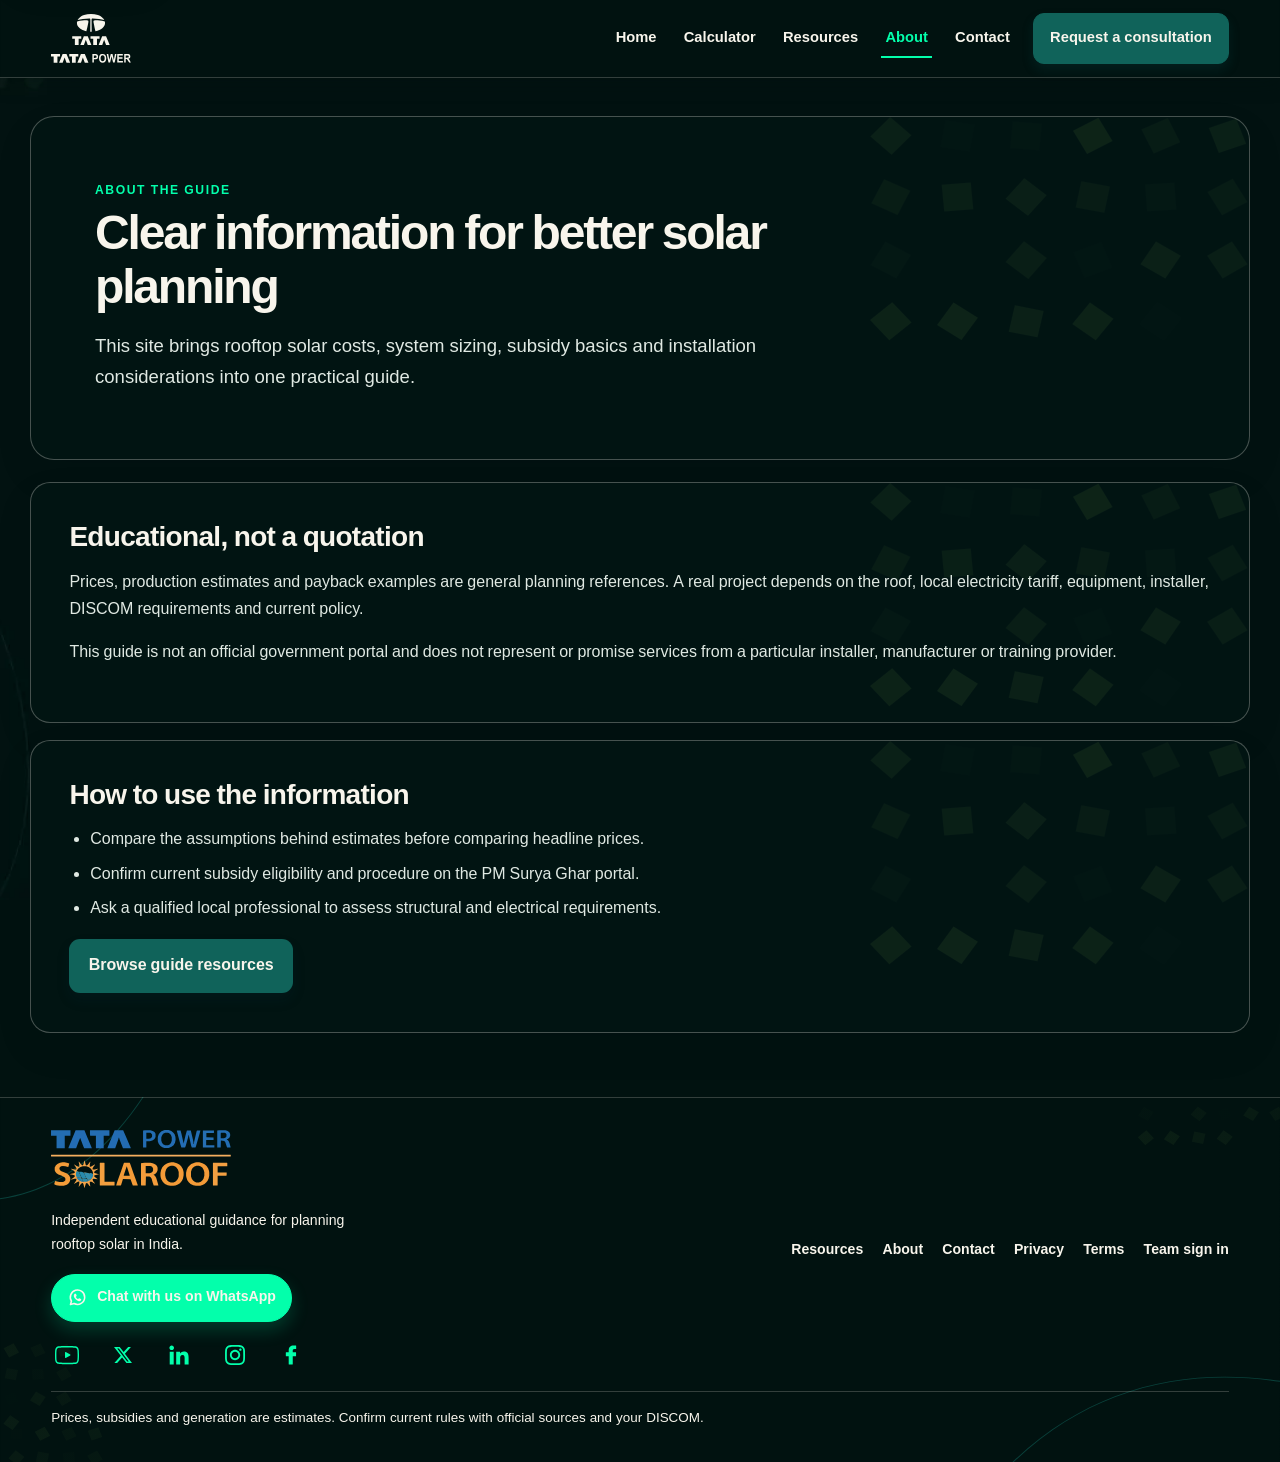
<file: about.html>
<!doctype html>
<html lang="en">
<head>
    <meta charset="utf-8">
    <meta name="viewport" content="width=device-width, initial-scale=1">
    <meta name="description" content="Learn about the SOLAROOF Guide, its educational purpose, sources and limitations.">
    <title>About this guide · SOLAROOF Guide</title>
    <link rel="icon" type="image/svg+xml" href="./icon.svg">
    <link rel="stylesheet" href="./assets/site.css?v=a707aba00203">
    <script src="./assets/config.js" defer></script>
    <script src="./assets/site.js?v=fc63ae8d440b" defer></script>
</head>
<body >
<a class="skip-link" href="#main-content">Skip to content</a>
<header class="site-header">
        <a href="./index.html" class="brand header-brand" aria-label="Tata Power Solar Rooftop home">
            <img class="brand-mark" src="./images/whait_logo-tatapower.svg" alt="" aria-hidden="true">
    </a>
        <button class="menu-toggle" type="button" aria-label="Toggle main navigation" aria-expanded="false" aria-controls="primary-nav">
            <img src="./icon/header-hamburger.svg" alt="" aria-hidden="true">
        </button>
    <nav id="primary-nav" class="primary-nav" aria-label="Main navigation">
        <a href="./index.html">Home</a>
<a href="./calculator.html">Calculator</a>
<a href="./resources.html">Resources</a>
<a href="./about.html" aria-current="page">About</a>
<a href="./contact.html">Contact</a>
        <a class="nav-cta" href="./contact.html">Request a consultation</a>
    </nav>
</header>
<main id="main-content" class="page-shell">
<section class="page-hero">
    <p class="eyebrow">About the guide</p>
    <h1>Clear information for better solar planning</h1>
    <p>This site brings rooftop solar costs, system sizing, subsidy basics and installation considerations into one practical guide.</p>
</section>
<section class="content-card">
    <h2>Educational, not a quotation</h2>
    <p>Prices, production estimates and payback examples are general planning references. A real project depends on the roof, local electricity tariff, equipment, installer, DISCOM requirements and current policy.</p>
    <p>This guide is not an official government portal and does not represent or promise services from a particular installer, manufacturer or training provider.</p>
</section>
<section class="content-card">
    <h2>How to use the information</h2>
    <ul class="check-list">
        <li>Compare the assumptions behind estimates before comparing headline prices.</li>
        <li>Confirm current subsidy eligibility and procedure on the <a href="https://pmsuryaghar.gov.in/" target="_blank" rel="noopener noreferrer">PM Surya Ghar portal</a>.</li>
        <li>Ask a qualified local professional to assess structural and electrical requirements.</li>
    </ul>
    <a class="button button-primary" href="./resources.html">Browse guide resources</a>
</section>
</main>
<footer class="site-footer">
    <div class="footer-brand">
        <a href="./index.html" class="brand footer-brand-link" aria-label="Rooftop Solar Guide home">
            <img class="footer-wordmark" src="./tatasolarfoof.svg" alt="" aria-hidden="true">
        </a>
        <p>Independent educational guidance for planning rooftop solar in India.</p>
        <a class="footer-whatsapp" href="https://wa.me/916383061332?text=Hello%2C%20I%20have%20a%20question%20about%20rooftop%20solar." target="_blank" rel="noopener noreferrer">
            <svg viewBox="0 0 24 24" aria-hidden="true" focusable="false">
                <path d="M20.2 11.7a8.2 8.2 0 0 1-12.1 7.2L4 20l1.1-3.9a8.2 8.2 0 1 1 15.1-4.4Z" fill="none" stroke="currentColor" stroke-linecap="round" stroke-linejoin="round" stroke-width="1.8"/>
                <path d="M8.5 8.1c.2-.5.5-.5.8-.5h.5c.2 0 .4.1.5.4l.7 1.7c.1.2.1.4-.1.6l-.6.7c-.2.2-.2.4-.1.6.5.9 1.2 1.6 2.1 2.1.2.1.4.1.6-.1l.7-.7c.2-.2.4-.2.6-.1l1.7.8c.3.1.4.3.4.5 0 .3-.2 1.2-.7 1.6-.5.5-1.2.7-2 .5-1.1-.3-2.4-.9-3.7-2.2-1.1-1.1-1.9-2.5-2.1-3.5-.2-.9.1-1.7.7-2.4Z" fill="currentColor"/>
            </svg>
            Chat with us on WhatsApp
        </a>
        <ul class="footer-social" aria-label="Social media">
            <li><a href="https://www.youtube.com/@TataPower" data-app-url="vnd.youtube://www.youtube.com/@TataPower" target="_blank" rel="noopener noreferrer" aria-label="Open Tata Power on YouTube" title="YouTube"><img src="./icon/Green-Youtube.svg" alt="" aria-hidden="true"></a></li>
            <li><a href="https://x.com/tatapower" data-app-url="twitter://user?screen_name=tatapower" target="_blank" rel="noopener noreferrer" aria-label="Open Tata Power on X" title="X / Twitter"><img src="./icon/Green-Twitter.svg" alt="" aria-hidden="true"></a></li>
            <li><a href="https://www.linkedin.com/company/tata-power/" data-app-url="linkedin://company/tata-power" target="_blank" rel="noopener noreferrer" aria-label="Open Tata Power on LinkedIn" title="LinkedIn"><img src="./icon/Green-LinkedIn.svg" alt="" aria-hidden="true"></a></li>
            <li><a href="https://www.instagram.com/tatapower/" data-app-url="instagram://user?username=tatapower" target="_blank" rel="noopener noreferrer" aria-label="Open Tata Power on Instagram" title="Instagram"><img src="./icon/Green-Instagram.svg" alt="" aria-hidden="true"></a></li>
            <li><a href="https://www.facebook.com/TataPower/" data-app-url="fb://profile/TataPower" target="_blank" rel="noopener noreferrer" aria-label="Open Tata Power on Facebook" title="Facebook"><img src="./icon/Green-Facebook.svg" alt="" aria-hidden="true"></a></li>
        </ul>
    </div>
    <nav class="footer-links" aria-label="Footer navigation">
        <a href="./resources.html">Resources</a>
        <a href="./about.html">About</a>
        <a href="./contact.html">Contact</a>
        <a href="./privacy.html">Privacy</a>
        <a href="./terms.html">Terms</a>
        <a href="#" data-admin-link>Team sign in</a>
    </nav>
    <p class="footer-disclaimer">Prices, subsidies and generation are estimates. Confirm current rules with official sources and your DISCOM.</p>
</footer>
</body>
</html>
</file>
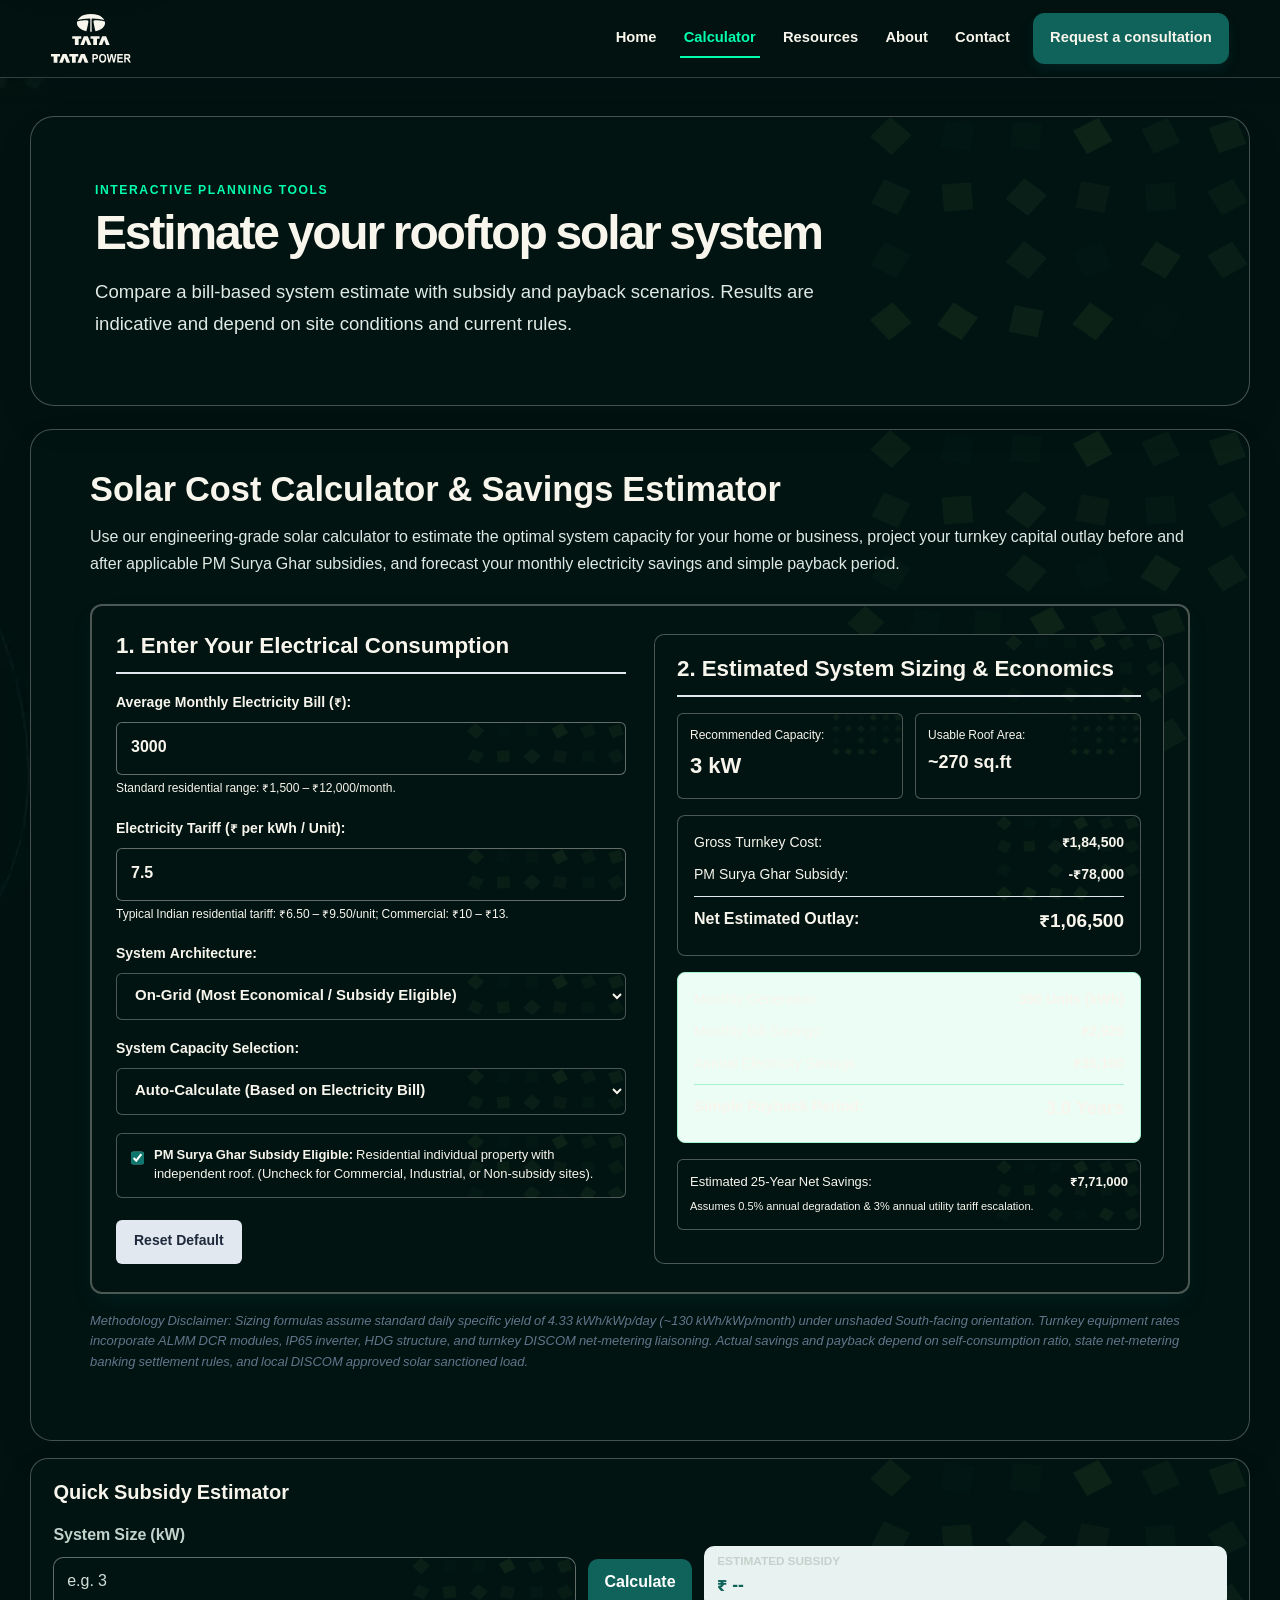
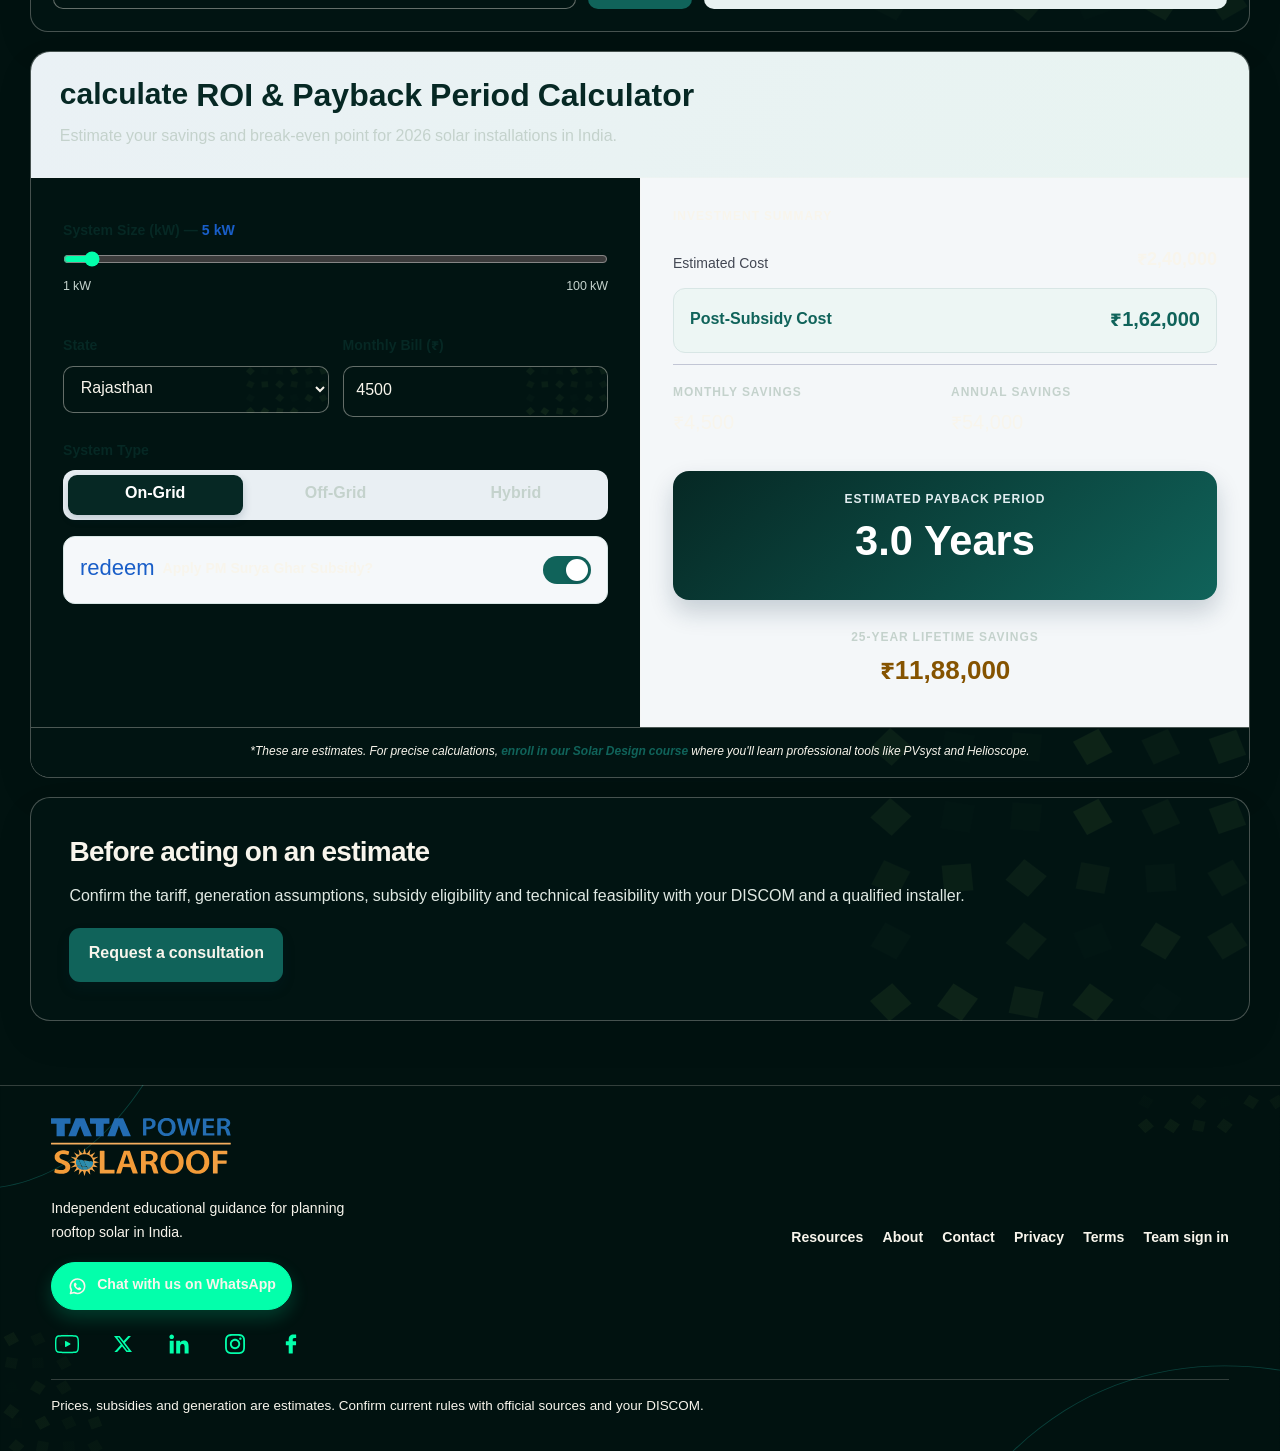
<file: calculator.html>
<!doctype html>
<html lang="en">
<head>
    <meta charset="utf-8">
    <meta name="viewport" content="width=device-width, initial-scale=1">
    <meta name="description" content="Estimate rooftop solar system size, subsidy, payback and electricity savings.">
    <title>Solar calculators · SOLAROOF Guide</title>
    <link rel="icon" type="image/svg+xml" href="./icon.svg">
    <link rel="stylesheet" href="./assets/site.css?v=a707aba00203">
    <script src="./assets/config.js" defer></script>
    <script src="./assets/site.js?v=fc63ae8d440b" defer></script>
</head>
<body >
<a class="skip-link" href="#main-content">Skip to content</a>
<header class="site-header">
        <a href="./index.html" class="brand header-brand" aria-label="Tata Power Solar Rooftop home">
            <img class="brand-mark" src="./images/whait_logo-tatapower.svg" alt="" aria-hidden="true">
    </a>
        <button class="menu-toggle" type="button" aria-label="Toggle main navigation" aria-expanded="false" aria-controls="primary-nav">
            <img src="./icon/header-hamburger.svg" alt="" aria-hidden="true">
        </button>
    <nav id="primary-nav" class="primary-nav" aria-label="Main navigation">
        <a href="./index.html">Home</a>
<a href="./calculator.html" aria-current="page">Calculator</a>
<a href="./resources.html">Resources</a>
<a href="./about.html">About</a>
<a href="./contact.html">Contact</a>
        <a class="nav-cta" href="./contact.html">Request a consultation</a>
    </nav>
</header>
<main id="main-content" class="page-shell">
<section class="page-hero">
    <p class="eyebrow">Interactive planning tools</p>
    <h1>Estimate your rooftop solar system</h1>
    <p>Compare a bill-based system estimate with subsidy and payback scenarios. Results are indicative and depend on site conditions and current rules.</p>
</section>
<div class="calculator-page-content">
<section class="elementor-section elementor-top-section elementor-element elementor-element-583533eb elementor-section-boxed elementor-section-height-default elementor-section-height-default" data-id="583533eb" data-element_type="section" data-e-type="section" id="solar-calculator" data-settings="{&quot;background_background&quot;:&quot;classic&quot;}"><div class="elementor-container elementor-column-gap-default"><div class="elementor-column elementor-col-100 elementor-top-column elementor-element elementor-element-2fe4607a" data-id="2fe4607a" data-element_type="column" data-e-type="column"><div class="elementor-widget-wrap elementor-element-populated"><div class="elementor-element elementor-element-1175d15c elementor-widget elementor-widget-heading" data-id="1175d15c" data-element_type="widget" data-e-type="widget" data-widget_type="heading.default"><div class="elementor-widget-container"><h2 class="elementor-heading-title elementor-size-default">Solar Cost Calculator &amp; Savings Estimator</h2></div></div><div class="elementor-element elementor-element-11256cb0 elementor-widget elementor-widget-html" data-id="11256cb0" data-element_type="widget" data-e-type="widget" data-widget_type="html.default"><div class="elementor-widget-container"><div style="margin-top: 10px; margin-bottom: 25px;"><p style="font-size: 16px; line-height: 1.8; color: #334155; margin-bottom: 24px;">
Use our engineering-grade solar calculator to estimate the optimal system capacity for your home or business, project your turnkey capital outlay before and after applicable PM Surya Ghar subsidies, and forecast your monthly electricity savings and simple payback period.</p><div style="background: #FFFFFF; border: 2px solid #0F766E; border-radius: 12px; padding: 28px 24px; box-shadow: 0 10px 25px -5px rgba(15,118,110,0.12);"><div style="display: grid; grid-template-columns: repeat(auto-fit, minmax(280px, 1fr)); gap: 28px;"><div><h3 style="margin: 0 0 18px; font-size: 20px; color: #0B3B2C; font-weight: 700; border-bottom: 2px solid #E2E8F0; padding-bottom: 10px;">
1. Enter Your Electrical Consumption</h3><div style="margin-bottom: 18px;">
<label for="calcBill" style="display: block; font-size: 14px; font-weight: 600; color: #1E293B; margin-bottom: 6px;">
Average Monthly Electricity Bill (₹):
</label>
<input type="number" id="calcBill" value="3000" min="500" step="100" style="width: 100%; box-sizing: border-box; padding: 12px 14px; font-size: 16px; border: 1px solid #CBD5E1; border-radius: 6px; outline: none; background: #F8FAFC; color: #0F172A; font-weight: 600;"><div style="font-size: 12px; color: #64748B; margin-top: 4px;">Standard residential range: ₹1,500 – ₹12,000/month.</div></div><div style="margin-bottom: 18px;">
<label for="calcTariff" style="display: block; font-size: 14px; font-weight: 600; color: #1E293B; margin-bottom: 6px;">
Electricity Tariff (₹ per kWh / Unit):
</label>
<input type="number" id="calcTariff" value="7.5" min="3" max="18" step="0.5" style="width: 100%; box-sizing: border-box; padding: 12px 14px; font-size: 16px; border: 1px solid #CBD5E1; border-radius: 6px; outline: none; background: #F8FAFC; color: #0F172A; font-weight: 600;"><div style="font-size: 12px; color: #64748B; margin-top: 4px;">Typical Indian residential tariff: ₹6.50 – ₹9.50/unit; Commercial: ₹10 – ₹13.</div></div><div style="margin-bottom: 18px;">
<label for="calcSystemType" style="display: block; font-size: 14px; font-weight: 600; color: #1E293B; margin-bottom: 6px;">
System Architecture:
</label>
<select id="calcSystemType" style="width: 100%; box-sizing: border-box; padding: 12px 14px; font-size: 15px; border: 1px solid #CBD5E1; border-radius: 6px; outline: none; background: #F8FAFC; color: #0F172A; font-weight: 600;"><option value="ongrid" selected>On-Grid (Most Economical / Subsidy Eligible)</option><option value="hybrid">Hybrid (Grid + Lithium Battery Backup)</option><option value="offgrid">Off-Grid (Stand-Alone Battery Bank)</option>
</select></div><div style="margin-bottom: 18px;">
<label for="calcCustomCapacity" style="display: block; font-size: 14px; font-weight: 600; color: #1E293B; margin-bottom: 6px;">
System Capacity Selection:
</label>
<select id="calcCustomCapacity" style="width: 100%; box-sizing: border-box; padding: 12px 14px; font-size: 15px; border: 1px solid #CBD5E1; border-radius: 6px; outline: none; background: #F8FAFC; color: #0F172A; font-weight: 600;"><option value="auto" selected>Auto-Calculate (Based on Electricity Bill)</option><option value="1">1 kW System</option><option value="2">2 kW System</option><option value="3">3 kW System (Recommended Standard)</option><option value="4">4 kW System</option><option value="5">5 kW System</option><option value="7.5">7.5 kW System</option><option value="10">10 kW System</option>
</select></div><div style="margin-bottom: 22px; background: #F8FAFC; border: 1px solid #E2E8F0; padding: 12px 14px; border-radius: 6px;">
<label style="display: flex; align-items: flex-start; gap: 10px; cursor: pointer;">
<input type="checkbox" id="calcSubsidyEligible" checked style="margin-top: 3px; width: 18px; height: 18px; accent-color: #0F766E;">
<span style="font-size: 13px; color: #334155; line-height: 1.5;">
<strong>PM Surya Ghar Subsidy Eligible:</strong> Residential individual property with independent roof. (Uncheck for Commercial, Industrial, or Non-subsidy sites).
</span>
</label></div><div style="display: flex; gap: 12px;">
<button type="button" id="calcResetBtn" style="padding: 10px 18px; background: #E2E8F0; color: #475569; border: none; border-radius: 6px; font-size: 14px; font-weight: 600; cursor: pointer;">Reset Default</button></div></div><div style="background: #F8FAFC; border: 1px solid #CBD5E1; border-radius: 10px; padding: 22px;"><h3 style="margin: 0 0 16px; font-size: 20px; color: #0B3B2C; font-weight: 700; border-bottom: 2px solid #E2E8F0; padding-bottom: 10px;">
2. Estimated System Sizing & Economics</h3><div style="display: grid; grid-template-columns: 1fr 1fr; gap: 12px; margin-bottom: 16px;"><div style="background: #FFFFFF; border: 1px solid #E2E8F0; border-radius: 6px; padding: 12px;"><div style="font-size: 12px; color: #64748B;">Recommended Capacity:</div><div id="resCapacity" style="font-size: 22px; font-weight: 800; color: #0B3B2C; margin-top: 2px;">3 kW</div></div><div style="background: #FFFFFF; border: 1px solid #E2E8F0; border-radius: 6px; padding: 12px;"><div style="font-size: 12px; color: #64748B;">Usable Roof Area:</div><div id="resRoofSpace" style="font-size: 18px; font-weight: 700; color: #1E293B; margin-top: 2px;">~270 sq.ft</div></div></div><div style="background: #FFFFFF; border: 1px solid #E2E8F0; border-radius: 8px; padding: 16px; margin-bottom: 16px;"><div style="display: flex; justify-content: space-between; margin-bottom: 8px; font-size: 14px;">
<span style="color: #64748B;">Gross Turnkey Cost:</span>
<strong id="resGrossCost" style="color: #1E293B;">₹1,85,000</strong></div><div style="display: flex; justify-content: space-between; margin-bottom: 8px; font-size: 14px;">
<span style="color: #16A34A;">PM Surya Ghar Subsidy:</span>
<strong id="resSubsidy" style="color: #16A34A;">-₹78,000</strong></div><div style="display: flex; justify-content: space-between; padding-top: 10px; border-top: 1px solid #E2E8F0; font-size: 16px;">
<span style="color: #0B3B2C; font-weight: 700;">Net Estimated Outlay:</span>
<strong id="resNetCost" style="color: #065F46; font-size: 19px;">₹1,07,000</strong></div></div><div style="background: #ECFDF5; border: 1px solid #A7F3D0; border-radius: 8px; padding: 16px; margin-bottom: 16px;"><div style="display: flex; justify-content: space-between; margin-bottom: 8px; font-size: 14px;">
<span style="color: #065F46;">Monthly Generation:</span>
<strong id="resMonthlyGen" style="color: #064E3B;">390 Units (kWh)</strong></div><div style="display: flex; justify-content: space-between; margin-bottom: 8px; font-size: 14px;">
<span style="color: #065F46;">Monthly Bill Savings:</span>
<strong id="resMonthlySave" style="color: #064E3B;">₹2,925</strong></div><div style="display: flex; justify-content: space-between; margin-bottom: 8px; font-size: 14px;">
<span style="color: #065F46;">Annual Electricity Savings:</span>
<strong id="resAnnualSave" style="color: #064E3B;">₹35,100</strong></div><div style="display: flex; justify-content: space-between; padding-top: 10px; border-top: 1px solid #A7F3D0; font-size: 15px;">
<span style="color: #065F46; font-weight: 700;">Simple Payback Period:</span>
<strong id="resPayback" style="color: #0B3B2C; font-size: 18px; font-weight: 800;">3.0 Years</strong></div></div><div style="background: #FFFFFF; border: 1px solid #E2E8F0; border-radius: 6px; padding: 12px; font-size: 13px; color: #475569;"><div style="display: flex; justify-content: space-between;">
<span>Estimated 25-Year Net Savings:</span>
<strong id="resLifetimeSave" style="color: #0B3B2C; font-weight: 700;">₹8,77,500</strong></div><div style="font-size: 11px; color: #94A3B8; margin-top: 4px;">Assumes 0.5% annual degradation & 3% annual utility tariff escalation.</div></div></div></div></div>
<div style="margin-top: 18px; font-size: 13px; color: #64748B; line-height: 1.6;">
<em>Methodology Disclaimer: Sizing formulas assume standard daily specific yield of 4.33 kWh/kWp/day (~130 kWh/kWp/month) under unshaded South-facing orientation. Turnkey equipment rates incorporate ALMM DCR modules, IP65 inverter, HDG structure, and turnkey DISCOM net-metering liaisoning. Actual savings and payback depend on self-consumption ratio, state net-metering banking settlement rules, and local DISCOM approved solar sanctioned load.</em></div></div></div></div></div></div></div></section>

<div class="sub-inner"><h4>Quick Subsidy Estimator</h4><div class="sub-form"><div><label>System Size (kW)</label><input type="number" id="subsidyKw" placeholder="e.g. 3"></div>
<button>Calculate</button><div class="sub-result"><span class="sr-lbl">Estimated Subsidy</span><span class="sr-val" id="subsidyResult">₹ --</span></div></div></div>

<div class="roi-calc"><div class="calc-header"><h2><span class="material-symbols-outlined" style="font-size:30px;vertical-align:middle;margin-right:8px;">calculate</span>ROI &amp; Payback Period Calculator</h2><p>Estimate your savings and break-even point for 2026 solar installations in India.</p></div><div class="calc-body"><div class="calc-inputs">
<label class="calc-label">System Size (kW) — <span id="kwDisplay" style="color:#195ec8;">5 kW</span></label>
<input type="range" class="calc-range" min="1" max="100" value="5" id="roiKw"><div class="calc-range-labels"><span>1 kW</span><span>100 kW</span></div>
<br><div style="display:grid;grid-template-columns:1fr 1fr;gap:14px;"><div>
<label class="calc-label">State</label>
<select class="calc-input" id="roiState"><option value="5.9">Rajasthan</option><option value="5.8">Gujarat</option><option value="5.2">Maharashtra</option><option value="5.4">Karnataka</option><option value="5.5">Tamil Nadu</option><option value="4.5">Delhi (UT)</option><option value="4.8">Kerala</option><option value="5.3">Telangana</option><option value="5.5">Madhya Pradesh</option><option value="5.0">Uttar Pradesh</option>
</select></div><div>
<label class="calc-label">Monthly Bill (₹)</label>
<input type="number" class="calc-input" id="roiBill" value="4500"></div></div>
<label class="calc-label">System Type</label><div class="calc-toggle">
<button class="active">On-Grid</button>
<button>Off-Grid</button>
<button>Hybrid</button></div><div class="subsidy-check"><div style="display:flex;align-items:center;gap:8px;">
<span class="material-symbols-outlined" style="color:#195ec8;font-size:22px;">redeem</span>
<span style="font-family:Inter;font-size:14px;font-weight:600;">Apply PM Surya Ghar Subsidy?</span></div><div class="toggle" id="subsidyToggle" style="cursor:pointer;"></div></div></div><div class="calc-results"><h4 class="result-label" style="margin-bottom:20px;">Investment Summary</h4><div style="display:flex;justify-content:space-between;align-items:flex-end;margin-bottom:12px;">
<span style="font-family:Inter;font-size:14px;color:#424753;">Estimated Cost</span>
<span style="font-family:'Hanken Grotesk';font-size:18px;font-weight:700;" id="rTotalCost">₹2,40,000</span></div><div class="result-savings">
<span class="rs-label">Post-Subsidy Cost</span>
<span class="rs-value" id="rSubCost">₹1,62,000</span></div><div style="display:grid;grid-template-columns:1fr 1fr;gap:12px;padding:14px 0;border-top:1px solid #c2c6d5;"><div><span class="result-label">Monthly Savings</span><br><span class="result-main" style="font-size:20px;" id="rMonthlySave">₹4,200</span></div><div><span class="result-label">Annual Savings</span><br><span class="result-main" style="font-size:20px;" id="rAnnualSave">₹50,400</span></div></div><div class="result-box"><div class="rb-label">Estimated Payback Period</div><div class="rb-value" id="rPayback">3.2 Years</div></div><div style="text-align:center;padding-top:8px;">
<span class="result-label">25-Year Lifetime Savings</span><br>
<span style="font-family:'Hanken Grotesk';font-size:26px;font-weight:700;color:#855300;" id="rLifetime">₹18.5 Lakhs+</span></div></div></div><div style="padding:14px 24px;background:#F8FAFC;border-top:1px solid #c2c6d5;text-align:center;"><p style="font-size:12px;color:#737784;font-style:italic;font-family:Inter;margin:0;">
*These are estimates. For precise calculations, <a href="https://academy.tatapower.solar/" style="color:#0046a1;font-weight:700;">enroll in our Solar Design course</a> where you'll learn professional tools like PVsyst and Helioscope.</p></div></div>

</div>
<section class="content-card">
    <h2>Before acting on an estimate</h2>
    <p>Confirm the tariff, generation assumptions, subsidy eligibility and technical feasibility with your DISCOM and a qualified installer.</p>
    <a class="button button-primary" href="./contact.html">Request a consultation</a>
</section>
</main>
<footer class="site-footer">
    <div class="footer-brand">
        <a href="./index.html" class="brand footer-brand-link" aria-label="Rooftop Solar Guide home">
            <img class="footer-wordmark" src="./tatasolarfoof.svg" alt="" aria-hidden="true">
        </a>
        <p>Independent educational guidance for planning rooftop solar in India.</p>
        <a class="footer-whatsapp" href="https://wa.me/916383061332?text=Hello%2C%20I%20have%20a%20question%20about%20rooftop%20solar." target="_blank" rel="noopener noreferrer">
            <svg viewBox="0 0 24 24" aria-hidden="true" focusable="false">
                <path d="M20.2 11.7a8.2 8.2 0 0 1-12.1 7.2L4 20l1.1-3.9a8.2 8.2 0 1 1 15.1-4.4Z" fill="none" stroke="currentColor" stroke-linecap="round" stroke-linejoin="round" stroke-width="1.8"/>
                <path d="M8.5 8.1c.2-.5.5-.5.8-.5h.5c.2 0 .4.1.5.4l.7 1.7c.1.2.1.4-.1.6l-.6.7c-.2.2-.2.4-.1.6.5.9 1.2 1.6 2.1 2.1.2.1.4.1.6-.1l.7-.7c.2-.2.4-.2.6-.1l1.7.8c.3.1.4.3.4.5 0 .3-.2 1.2-.7 1.6-.5.5-1.2.7-2 .5-1.1-.3-2.4-.9-3.7-2.2-1.1-1.1-1.9-2.5-2.1-3.5-.2-.9.1-1.7.7-2.4Z" fill="currentColor"/>
            </svg>
            Chat with us on WhatsApp
        </a>
        <ul class="footer-social" aria-label="Social media">
            <li><a href="https://www.youtube.com/@TataPower" data-app-url="vnd.youtube://www.youtube.com/@TataPower" target="_blank" rel="noopener noreferrer" aria-label="Open Tata Power on YouTube" title="YouTube"><img src="./icon/Green-Youtube.svg" alt="" aria-hidden="true"></a></li>
            <li><a href="https://x.com/tatapower" data-app-url="twitter://user?screen_name=tatapower" target="_blank" rel="noopener noreferrer" aria-label="Open Tata Power on X" title="X / Twitter"><img src="./icon/Green-Twitter.svg" alt="" aria-hidden="true"></a></li>
            <li><a href="https://www.linkedin.com/company/tata-power/" data-app-url="linkedin://company/tata-power" target="_blank" rel="noopener noreferrer" aria-label="Open Tata Power on LinkedIn" title="LinkedIn"><img src="./icon/Green-LinkedIn.svg" alt="" aria-hidden="true"></a></li>
            <li><a href="https://www.instagram.com/tatapower/" data-app-url="instagram://user?username=tatapower" target="_blank" rel="noopener noreferrer" aria-label="Open Tata Power on Instagram" title="Instagram"><img src="./icon/Green-Instagram.svg" alt="" aria-hidden="true"></a></li>
            <li><a href="https://www.facebook.com/TataPower/" data-app-url="fb://profile/TataPower" target="_blank" rel="noopener noreferrer" aria-label="Open Tata Power on Facebook" title="Facebook"><img src="./icon/Green-Facebook.svg" alt="" aria-hidden="true"></a></li>
        </ul>
    </div>
    <nav class="footer-links" aria-label="Footer navigation">
        <a href="./resources.html">Resources</a>
        <a href="./about.html">About</a>
        <a href="./contact.html">Contact</a>
        <a href="./privacy.html">Privacy</a>
        <a href="./terms.html">Terms</a>
        <a href="#" data-admin-link>Team sign in</a>
    </nav>
    <p class="footer-disclaimer">Prices, subsidies and generation are estimates. Confirm current rules with official sources and your DISCOM.</p>
</footer>
</body>
</html>
</file>
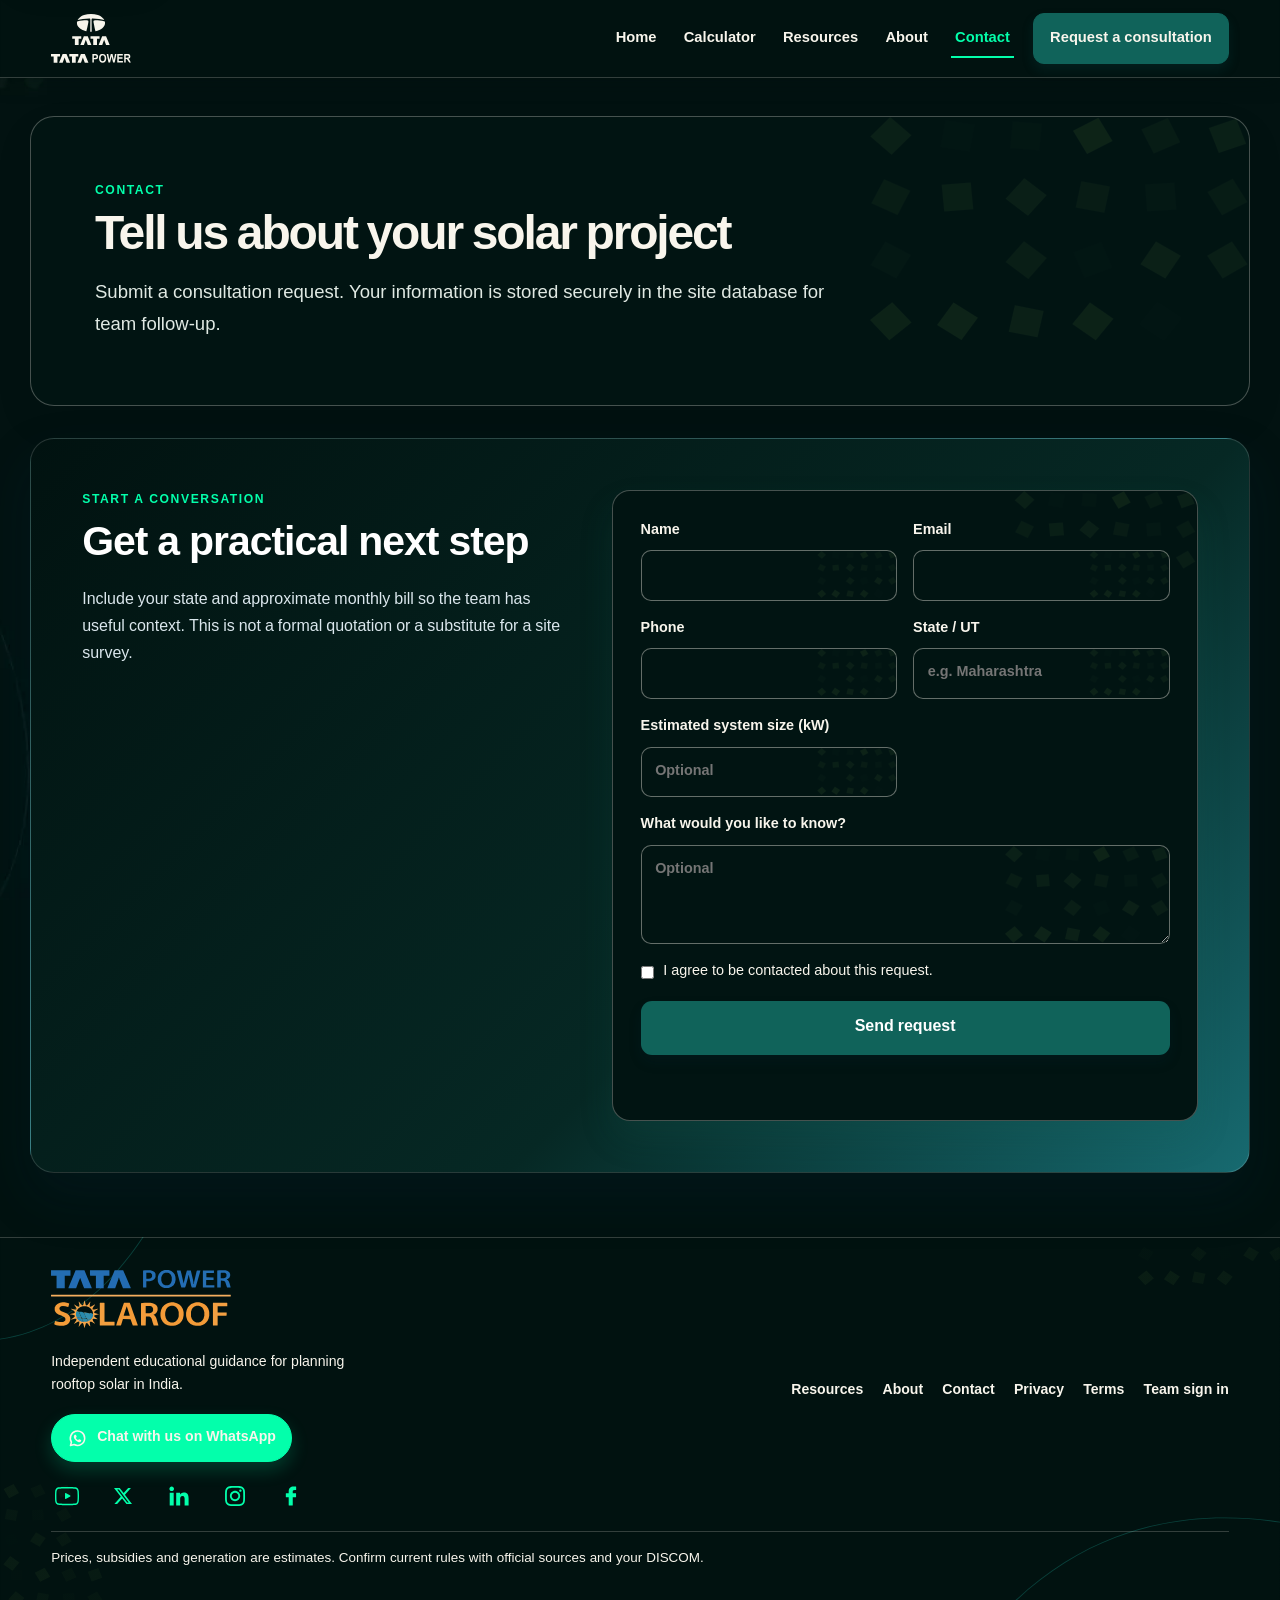
<file: contact.html>
<!doctype html>
<html lang="en">
<head>
    <meta charset="utf-8">
    <meta name="viewport" content="width=device-width, initial-scale=1">
    <meta name="description" content="Send a rooftop solar planning question to the guide team.">
    <title>Contact · SOLAROOF Guide</title>
    <link rel="icon" type="image/svg+xml" href="./icon.svg">
    <link rel="stylesheet" href="./assets/site.css?v=a707aba00203">
    <script src="./assets/config.js" defer></script>
    <script src="./assets/site.js?v=fc63ae8d440b" defer></script>
</head>
<body >
<a class="skip-link" href="#main-content">Skip to content</a>
<header class="site-header">
        <a href="./index.html" class="brand header-brand" aria-label="Tata Power Solar Rooftop home">
            <img class="brand-mark" src="./images/whait_logo-tatapower.svg" alt="" aria-hidden="true">
    </a>
        <button class="menu-toggle" type="button" aria-label="Toggle main navigation" aria-expanded="false" aria-controls="primary-nav">
            <img src="./icon/header-hamburger.svg" alt="" aria-hidden="true">
        </button>
    <nav id="primary-nav" class="primary-nav" aria-label="Main navigation">
        <a href="./index.html">Home</a>
<a href="./calculator.html">Calculator</a>
<a href="./resources.html">Resources</a>
<a href="./about.html">About</a>
<a href="./contact.html" aria-current="page">Contact</a>
        <a class="nav-cta" href="./contact.html">Request a consultation</a>
    </nav>
</header>
<main id="main-content" class="page-shell">
<section class="page-hero">
    <p class="eyebrow">Contact</p>
    <h1>Tell us about your solar project</h1>
    <p>Submit a consultation request. Your information is stored securely in the site database for team follow-up.</p>
</section>
<section class="contact-panel">
    <div class="contact-copy">
        <p class="eyebrow">Start a conversation</p>
        <h2>Get a practical next step</h2>
        <p>Include your state and approximate monthly bill so the team has useful context. This is not a formal quotation or a substitute for a site survey.</p>
    </div>
    <form id="lead-form" class="lead-form" data-endpoint="leads.php">
    <label>Name <input name="name" autocomplete="name" required maxlength="100"></label>
    <label>Email <input name="email" type="email" autocomplete="email" required maxlength="254"></label>
    <label>Phone <input name="phone" type="tel" autocomplete="tel" required maxlength="24"></label>
    <label>State / UT <input name="state" required maxlength="80" placeholder="e.g. Maharashtra"></label>
    <label>Estimated system size (kW)
        <input name="capacity" type="number" min="0.5" max="1000" step="0.5" placeholder="Optional">
    </label>
    <label class="lead-message-field">What would you like to know?
        <textarea name="message" rows="3" maxlength="2000" placeholder="Optional"></textarea>
    </label>
    <label class="consent-label"><input name="consent" type="checkbox" required>
        I agree to be contacted about this request.
    </label>
    <label class="honeypot" aria-hidden="true">Leave this field empty <input name="website" tabindex="-1" autocomplete="off"></label>
    <button class="button button-primary" type="submit">Send request</button>
    <p class="form-message" id="lead-status" aria-live="polite"></p>
</form>
</section>
</main>
<footer class="site-footer">
    <div class="footer-brand">
        <a href="./index.html" class="brand footer-brand-link" aria-label="Rooftop Solar Guide home">
            <img class="footer-wordmark" src="./tatasolarfoof.svg" alt="" aria-hidden="true">
        </a>
        <p>Independent educational guidance for planning rooftop solar in India.</p>
        <a class="footer-whatsapp" href="https://wa.me/916383061332?text=Hello%2C%20I%20have%20a%20question%20about%20rooftop%20solar." target="_blank" rel="noopener noreferrer">
            <svg viewBox="0 0 24 24" aria-hidden="true" focusable="false">
                <path d="M20.2 11.7a8.2 8.2 0 0 1-12.1 7.2L4 20l1.1-3.9a8.2 8.2 0 1 1 15.1-4.4Z" fill="none" stroke="currentColor" stroke-linecap="round" stroke-linejoin="round" stroke-width="1.8"/>
                <path d="M8.5 8.1c.2-.5.5-.5.8-.5h.5c.2 0 .4.1.5.4l.7 1.7c.1.2.1.4-.1.6l-.6.7c-.2.2-.2.4-.1.6.5.9 1.2 1.6 2.1 2.1.2.1.4.1.6-.1l.7-.7c.2-.2.4-.2.6-.1l1.7.8c.3.1.4.3.4.5 0 .3-.2 1.2-.7 1.6-.5.5-1.2.7-2 .5-1.1-.3-2.4-.9-3.7-2.2-1.1-1.1-1.9-2.5-2.1-3.5-.2-.9.1-1.7.7-2.4Z" fill="currentColor"/>
            </svg>
            Chat with us on WhatsApp
        </a>
        <ul class="footer-social" aria-label="Social media">
            <li><a href="https://www.youtube.com/@TataPower" data-app-url="vnd.youtube://www.youtube.com/@TataPower" target="_blank" rel="noopener noreferrer" aria-label="Open Tata Power on YouTube" title="YouTube"><img src="./icon/Green-Youtube.svg" alt="" aria-hidden="true"></a></li>
            <li><a href="https://x.com/tatapower" data-app-url="twitter://user?screen_name=tatapower" target="_blank" rel="noopener noreferrer" aria-label="Open Tata Power on X" title="X / Twitter"><img src="./icon/Green-Twitter.svg" alt="" aria-hidden="true"></a></li>
            <li><a href="https://www.linkedin.com/company/tata-power/" data-app-url="linkedin://company/tata-power" target="_blank" rel="noopener noreferrer" aria-label="Open Tata Power on LinkedIn" title="LinkedIn"><img src="./icon/Green-LinkedIn.svg" alt="" aria-hidden="true"></a></li>
            <li><a href="https://www.instagram.com/tatapower/" data-app-url="instagram://user?username=tatapower" target="_blank" rel="noopener noreferrer" aria-label="Open Tata Power on Instagram" title="Instagram"><img src="./icon/Green-Instagram.svg" alt="" aria-hidden="true"></a></li>
            <li><a href="https://www.facebook.com/TataPower/" data-app-url="fb://profile/TataPower" target="_blank" rel="noopener noreferrer" aria-label="Open Tata Power on Facebook" title="Facebook"><img src="./icon/Green-Facebook.svg" alt="" aria-hidden="true"></a></li>
        </ul>
    </div>
    <nav class="footer-links" aria-label="Footer navigation">
        <a href="./resources.html">Resources</a>
        <a href="./about.html">About</a>
        <a href="./contact.html">Contact</a>
        <a href="./privacy.html">Privacy</a>
        <a href="./terms.html">Terms</a>
        <a href="#" data-admin-link>Team sign in</a>
    </nav>
    <p class="footer-disclaimer">Prices, subsidies and generation are estimates. Confirm current rules with official sources and your DISCOM.</p>
</footer>
</body>
</html>
</file>
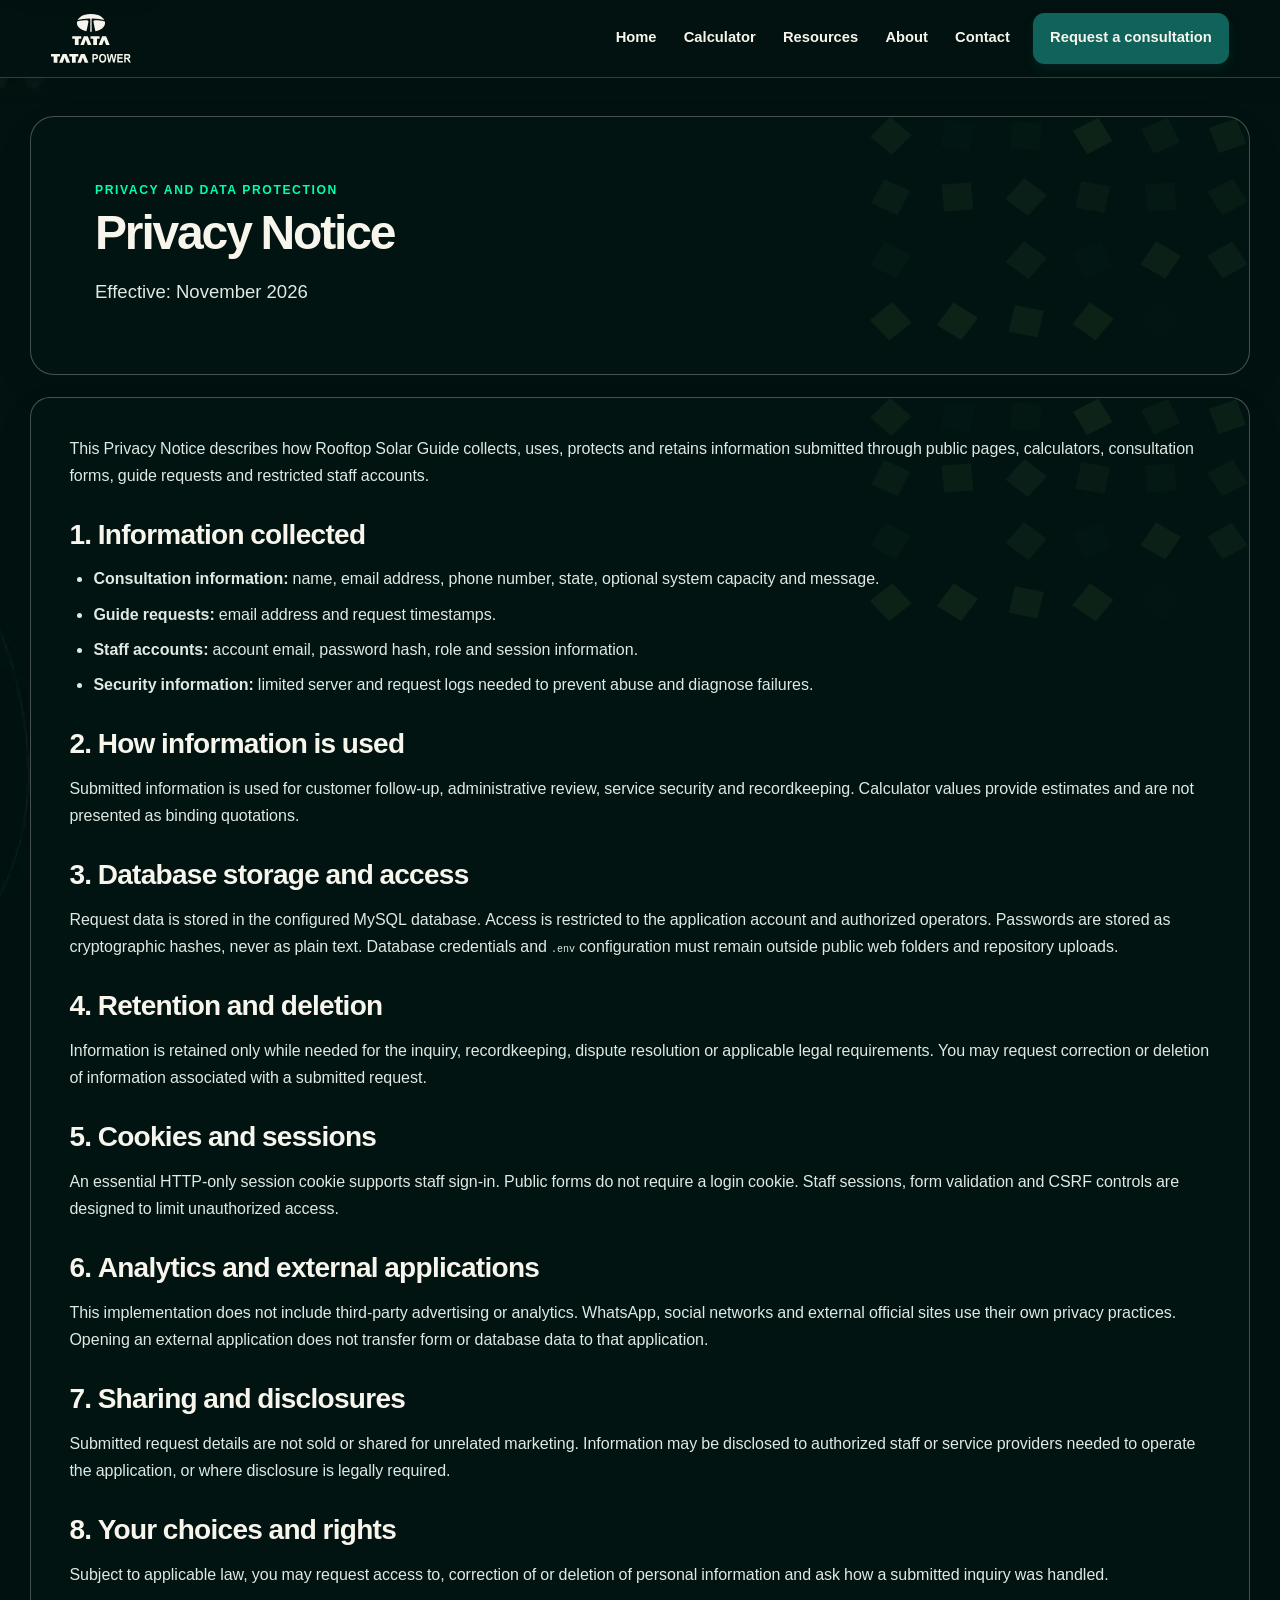
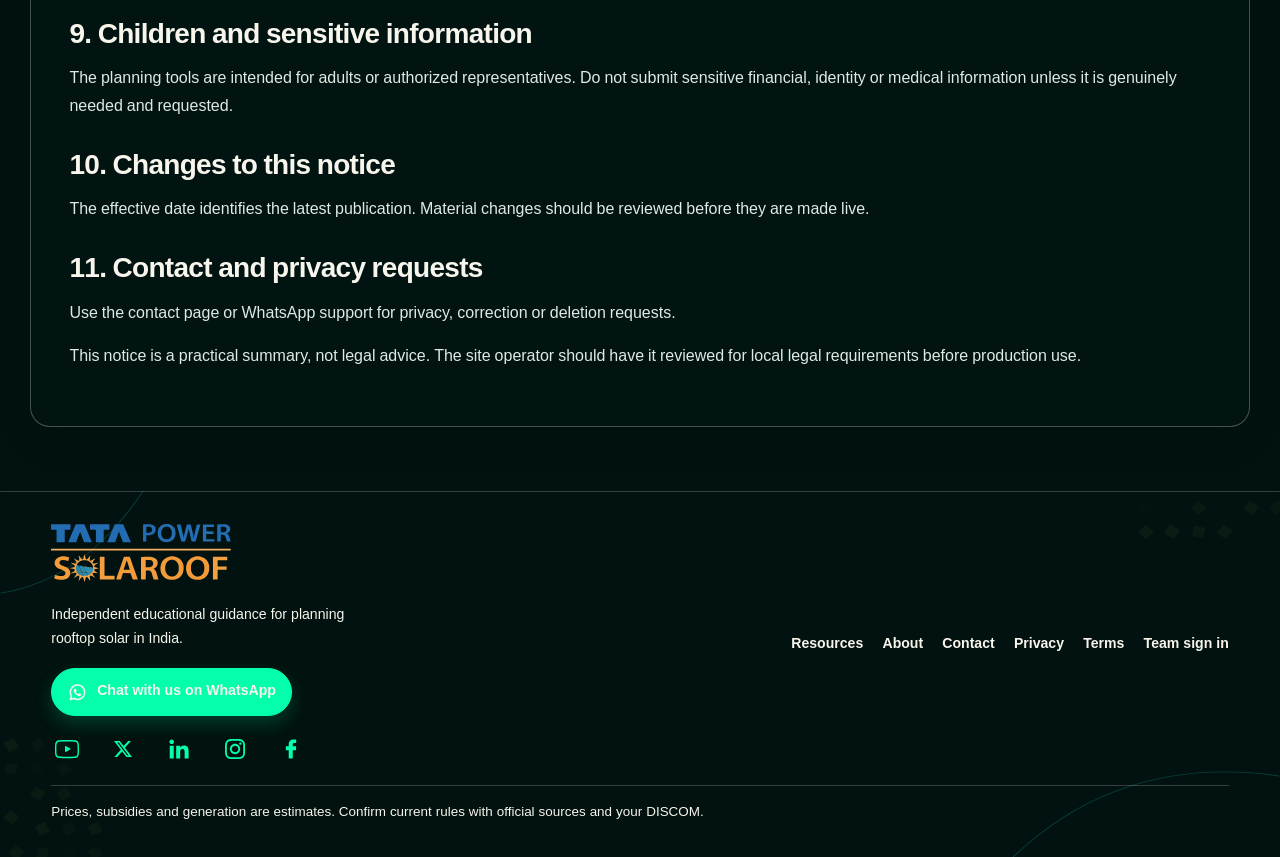
<file: privacy.html>
<!doctype html>
<html lang="en">
<head>
    <meta charset="utf-8">
    <meta name="viewport" content="width=device-width, initial-scale=1">
    <meta name="description" content="Privacy information for consultation and guide requests submitted to SOLAROOF Guide.">
    <title>Privacy · SOLAROOF Guide</title>
    <link rel="icon" type="image/svg+xml" href="./icon.svg">
    <link rel="stylesheet" href="./assets/site.css?v=a707aba00203">
    <script src="./assets/config.js" defer></script>
    <script src="./assets/site.js?v=fc63ae8d440b" defer></script>
</head>
<body >
<a class="skip-link" href="#main-content">Skip to content</a>
<header class="site-header">
        <a href="./index.html" class="brand header-brand" aria-label="Tata Power Solar Rooftop home">
            <img class="brand-mark" src="./images/whait_logo-tatapower.svg" alt="" aria-hidden="true">
    </a>
        <button class="menu-toggle" type="button" aria-label="Toggle main navigation" aria-expanded="false" aria-controls="primary-nav">
            <img src="./icon/header-hamburger.svg" alt="" aria-hidden="true">
        </button>
    <nav id="primary-nav" class="primary-nav" aria-label="Main navigation">
        <a href="./index.html">Home</a>
<a href="./calculator.html">Calculator</a>
<a href="./resources.html">Resources</a>
<a href="./about.html">About</a>
<a href="./contact.html">Contact</a>
        <a class="nav-cta" href="./contact.html">Request a consultation</a>
    </nav>
</header>
<main id="main-content" class="page-shell">
<section class="page-hero">
    <p class="eyebrow">Privacy and data protection</p>
    <h1>Privacy Notice</h1>
    <p>Effective: November 2026</p>
</section>
<section class="content-card">
    <p>This Privacy Notice describes how Rooftop Solar Guide collects, uses, protects and retains information submitted through public pages, calculators, consultation forms, guide requests and restricted staff accounts.</p>
    <h2>1. Information collected</h2>
    <ul>
        <li><strong>Consultation information:</strong> name, email address, phone number, state, optional system capacity and message.</li>
        <li><strong>Guide requests:</strong> email address and request timestamps.</li>
        <li><strong>Staff accounts:</strong> account email, password hash, role and session information.</li>
        <li><strong>Security information:</strong> limited server and request logs needed to prevent abuse and diagnose failures.</li>
    </ul>
    <h2>2. How information is used</h2>
    <p>Submitted information is used for customer follow-up, administrative review, service security and recordkeeping. Calculator values provide estimates and are not presented as binding quotations.</p>
    <h2>3. Database storage and access</h2>
    <p>Request data is stored in the configured MySQL database. Access is restricted to the application account and authorized operators. Passwords are stored as cryptographic hashes, never as plain text. Database credentials and <code>.env</code> configuration must remain outside public web folders and repository uploads.</p>
    <h2>4. Retention and deletion</h2>
    <p>Information is retained only while needed for the inquiry, recordkeeping, dispute resolution or applicable legal requirements. You may request correction or deletion of information associated with a submitted request.</p>
    <h2>5. Cookies and sessions</h2>
    <p>An essential HTTP-only session cookie supports staff sign-in. Public forms do not require a login cookie. Staff sessions, form validation and CSRF controls are designed to limit unauthorized access.</p>
    <h2>6. Analytics and external applications</h2>
    <p>This implementation does not include third-party advertising or analytics. WhatsApp, social networks and external official sites use their own privacy practices. Opening an external application does not transfer form or database data to that application.</p>
    <h2>7. Sharing and disclosures</h2>
    <p>Submitted request details are not sold or shared for unrelated marketing. Information may be disclosed to authorized staff or service providers needed to operate the application, or where disclosure is legally required.</p>
    <h2>8. Your choices and rights</h2>
    <p>Subject to applicable law, you may request access to, correction of or deletion of personal information and ask how a submitted inquiry was handled.</p>
    <h2>9. Children and sensitive information</h2>
    <p>The planning tools are intended for adults or authorized representatives. Do not submit sensitive financial, identity or medical information unless it is genuinely needed and requested.</p>
    <h2>10. Changes to this notice</h2>
    <p>The effective date identifies the latest publication. Material changes should be reviewed before they are made live.</p>
    <h2>11. Contact and privacy requests</h2>
    <p>Use the <a href="./contact.html">contact page</a> or <a href="https://wa.me/916383061332?text=Hello%2C%20I%20have%20a%20privacy%20question%20about%20rooftop%20solar." target="_blank" rel="noopener noreferrer">WhatsApp support</a> for privacy, correction or deletion requests.</p>
    <p>This notice is a practical summary, not legal advice. The site operator should have it reviewed for local legal requirements before production use.</p>
</section>
</main>
<footer class="site-footer">
    <div class="footer-brand">
        <a href="./index.html" class="brand footer-brand-link" aria-label="Rooftop Solar Guide home">
            <img class="footer-wordmark" src="./tatasolarfoof.svg" alt="" aria-hidden="true">
        </a>
        <p>Independent educational guidance for planning rooftop solar in India.</p>
        <a class="footer-whatsapp" href="https://wa.me/916383061332?text=Hello%2C%20I%20have%20a%20question%20about%20rooftop%20solar." target="_blank" rel="noopener noreferrer">
            <svg viewBox="0 0 24 24" aria-hidden="true" focusable="false">
                <path d="M20.2 11.7a8.2 8.2 0 0 1-12.1 7.2L4 20l1.1-3.9a8.2 8.2 0 1 1 15.1-4.4Z" fill="none" stroke="currentColor" stroke-linecap="round" stroke-linejoin="round" stroke-width="1.8"/>
                <path d="M8.5 8.1c.2-.5.5-.5.8-.5h.5c.2 0 .4.1.5.4l.7 1.7c.1.2.1.4-.1.6l-.6.7c-.2.2-.2.4-.1.6.5.9 1.2 1.6 2.1 2.1.2.1.4.1.6-.1l.7-.7c.2-.2.4-.2.6-.1l1.7.8c.3.1.4.3.4.5 0 .3-.2 1.2-.7 1.6-.5.5-1.2.7-2 .5-1.1-.3-2.4-.9-3.7-2.2-1.1-1.1-1.9-2.5-2.1-3.5-.2-.9.1-1.7.7-2.4Z" fill="currentColor"/>
            </svg>
            Chat with us on WhatsApp
        </a>
        <ul class="footer-social" aria-label="Social media">
            <li><a href="https://www.youtube.com/@TataPower" data-app-url="vnd.youtube://www.youtube.com/@TataPower" target="_blank" rel="noopener noreferrer" aria-label="Open Tata Power on YouTube" title="YouTube"><img src="./icon/Green-Youtube.svg" alt="" aria-hidden="true"></a></li>
            <li><a href="https://x.com/tatapower" data-app-url="twitter://user?screen_name=tatapower" target="_blank" rel="noopener noreferrer" aria-label="Open Tata Power on X" title="X / Twitter"><img src="./icon/Green-Twitter.svg" alt="" aria-hidden="true"></a></li>
            <li><a href="https://www.linkedin.com/company/tata-power/" data-app-url="linkedin://company/tata-power" target="_blank" rel="noopener noreferrer" aria-label="Open Tata Power on LinkedIn" title="LinkedIn"><img src="./icon/Green-LinkedIn.svg" alt="" aria-hidden="true"></a></li>
            <li><a href="https://www.instagram.com/tatapower/" data-app-url="instagram://user?username=tatapower" target="_blank" rel="noopener noreferrer" aria-label="Open Tata Power on Instagram" title="Instagram"><img src="./icon/Green-Instagram.svg" alt="" aria-hidden="true"></a></li>
            <li><a href="https://www.facebook.com/TataPower/" data-app-url="fb://profile/TataPower" target="_blank" rel="noopener noreferrer" aria-label="Open Tata Power on Facebook" title="Facebook"><img src="./icon/Green-Facebook.svg" alt="" aria-hidden="true"></a></li>
        </ul>
    </div>
    <nav class="footer-links" aria-label="Footer navigation">
        <a href="./resources.html">Resources</a>
        <a href="./about.html">About</a>
        <a href="./contact.html">Contact</a>
        <a href="./privacy.html">Privacy</a>
        <a href="./terms.html">Terms</a>
        <a href="#" data-admin-link>Team sign in</a>
    </nav>
    <p class="footer-disclaimer">Prices, subsidies and generation are estimates. Confirm current rules with official sources and your DISCOM.</p>
</footer>
</body>
</html>
</file>
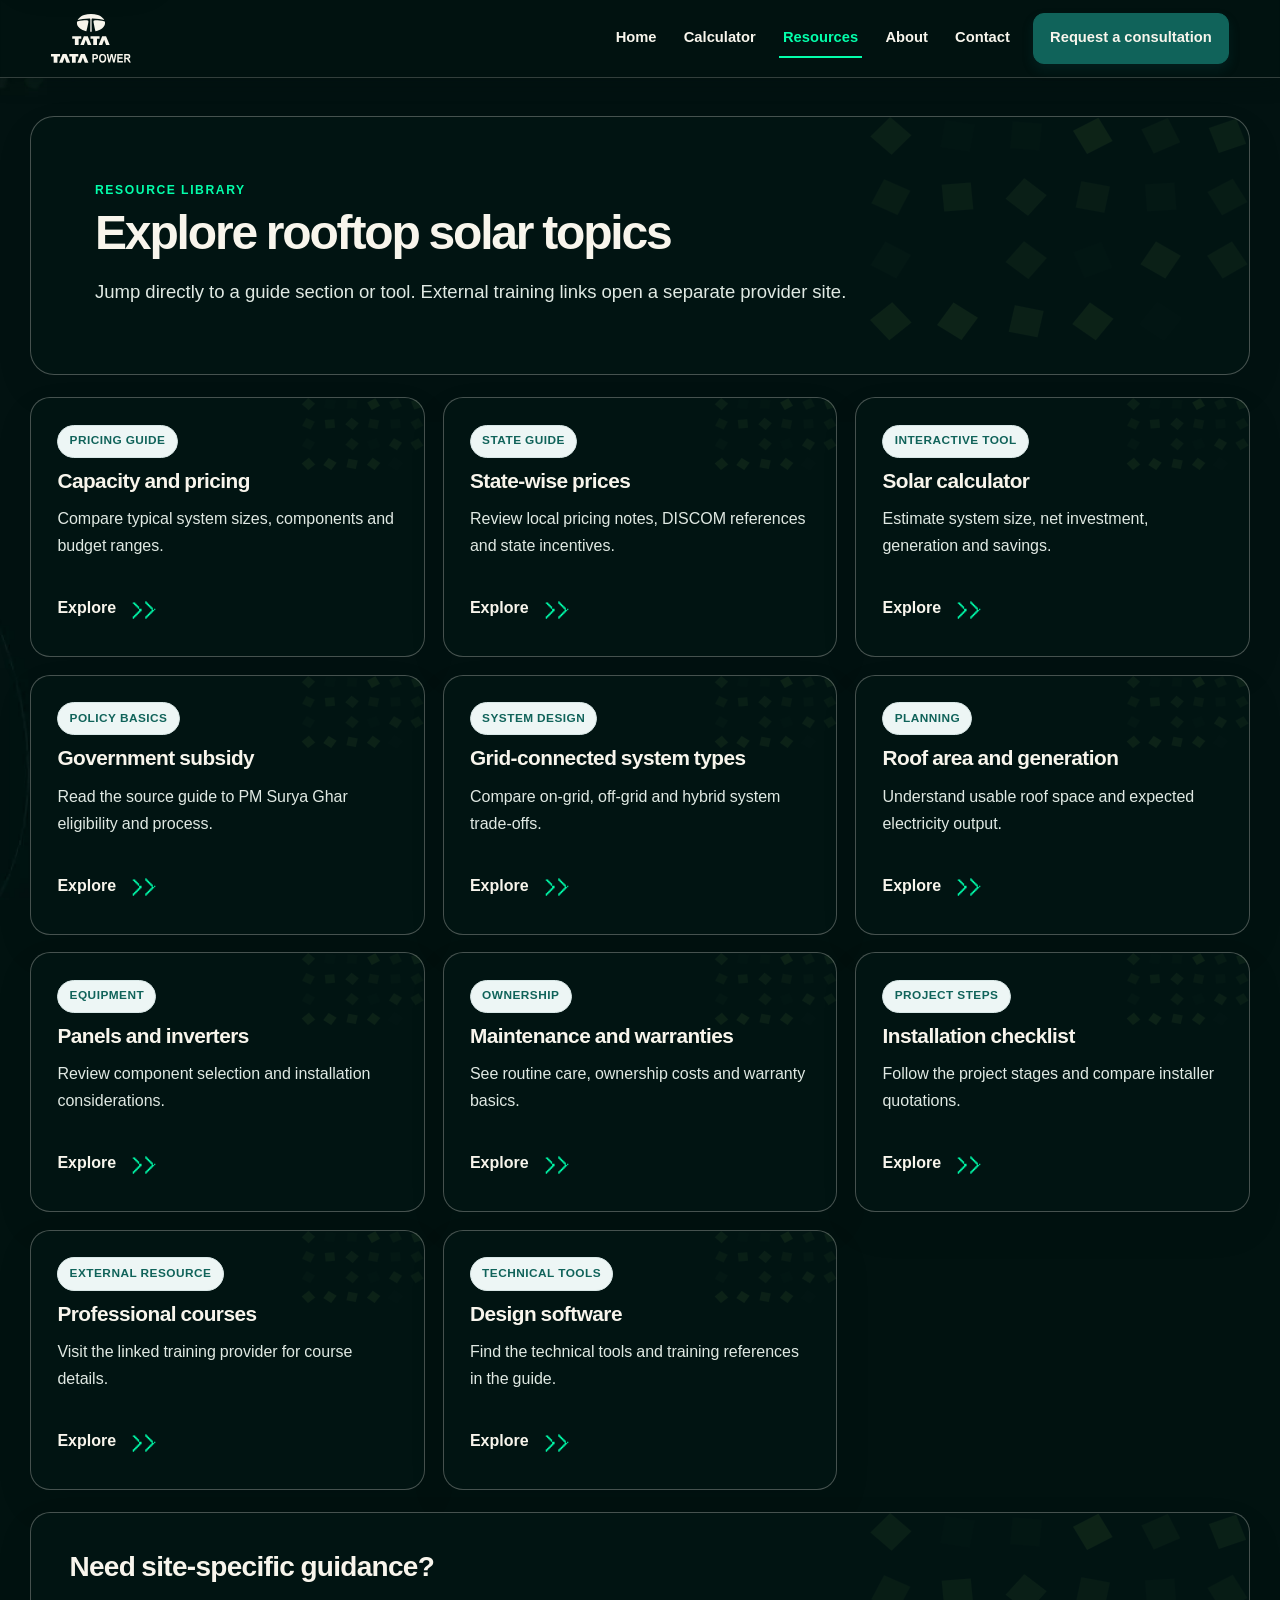
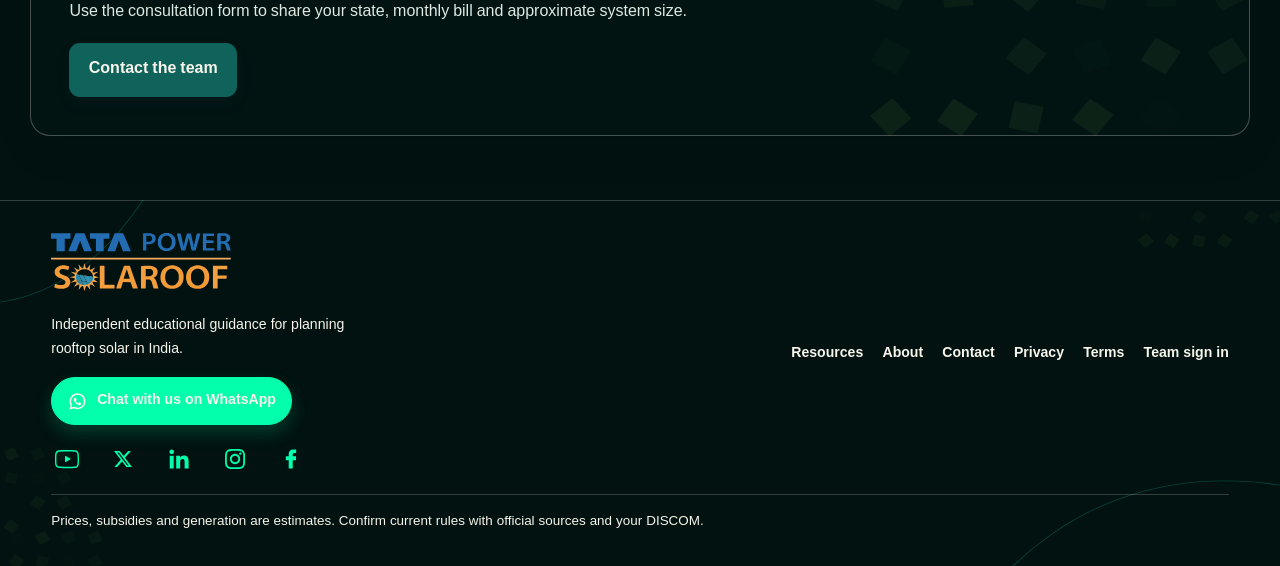
<file: resources.html>
<!doctype html>
<html lang="en">
<head>
    <meta charset="utf-8">
    <meta name="viewport" content="width=device-width, initial-scale=1">
    <meta name="description" content="Browse rooftop solar planning resources, pricing guides and practical calculators.">
    <title>Solar resources · SOLAROOF Guide</title>
    <link rel="icon" type="image/svg+xml" href="./icon.svg">
    <link rel="stylesheet" href="./assets/site.css?v=a707aba00203">
    <script src="./assets/config.js" defer></script>
    <script src="./assets/site.js?v=fc63ae8d440b" defer></script>
</head>
<body >
<a class="skip-link" href="#main-content">Skip to content</a>
<header class="site-header">
        <a href="./index.html" class="brand header-brand" aria-label="Tata Power Solar Rooftop home">
            <img class="brand-mark" src="./images/whait_logo-tatapower.svg" alt="" aria-hidden="true">
    </a>
        <button class="menu-toggle" type="button" aria-label="Toggle main navigation" aria-expanded="false" aria-controls="primary-nav">
            <img src="./icon/header-hamburger.svg" alt="" aria-hidden="true">
        </button>
    <nav id="primary-nav" class="primary-nav" aria-label="Main navigation">
        <a href="./index.html">Home</a>
<a href="./calculator.html">Calculator</a>
<a href="./resources.html" aria-current="page">Resources</a>
<a href="./about.html">About</a>
<a href="./contact.html">Contact</a>
        <a class="nav-cta" href="./contact.html">Request a consultation</a>
    </nav>
</header>
<main id="main-content" class="page-shell">
<section class="page-hero">
    <p class="eyebrow">Resource library</p>
    <h1>Explore rooftop solar topics</h1>
    <p>Jump directly to a guide section or tool. External training links open a separate provider site.</p>
</section>
<section class="resource-grid" id="resources" aria-label="Solar guide resources">
<article class="resource-card">
    <span class="resource-tag">Pricing guide</span>
    <h2>Capacity and pricing</h2>
    <p>Compare typical system sizes, components and budget ranges.</p>
    <a class="resource-link" href="index.html#capacity-cost-table">Explore <span class="resource-link-icon" aria-hidden="true"><img src="./icon/overlay-double-arrow.gif" width="40" height="40" alt=""></span></a>
</article>
<article class="resource-card">
    <span class="resource-tag">State guide</span>
    <h2>State-wise prices</h2>
    <p>Review local pricing notes, DISCOM references and state incentives.</p>
    <a class="resource-link" href="index.html#state-wise-guide">Explore <span class="resource-link-icon" aria-hidden="true"><img src="./icon/overlay-double-arrow.gif" width="40" height="40" alt=""></span></a>
</article>
<article class="resource-card">
    <span class="resource-tag">Interactive tool</span>
    <h2>Solar calculator</h2>
    <p>Estimate system size, net investment, generation and savings.</p>
    <a class="resource-link" href="calculator.html">Explore <span class="resource-link-icon" aria-hidden="true"><img src="./icon/overlay-double-arrow.gif" width="40" height="40" alt=""></span></a>
</article>
<article class="resource-card">
    <span class="resource-tag">Policy basics</span>
    <h2>Government subsidy</h2>
    <p>Read the source guide to PM Surya Ghar eligibility and process.</p>
    <a class="resource-link" href="index.html#pm-surya-ghar">Explore <span class="resource-link-icon" aria-hidden="true"><img src="./icon/overlay-double-arrow.gif" width="40" height="40" alt=""></span></a>
</article>
<article class="resource-card">
    <span class="resource-tag">System design</span>
    <h2>Grid-connected system types</h2>
    <p>Compare on-grid, off-grid and hybrid system trade-offs.</p>
    <a class="resource-link" href="index.html#ongrid-offgrid-hybrid">Explore <span class="resource-link-icon" aria-hidden="true"><img src="./icon/overlay-double-arrow.gif" width="40" height="40" alt=""></span></a>
</article>
<article class="resource-card">
    <span class="resource-tag">Planning</span>
    <h2>Roof area and generation</h2>
    <p>Understand usable roof space and expected electricity output.</p>
    <a class="resource-link" href="index.html#roof-space">Explore <span class="resource-link-icon" aria-hidden="true"><img src="./icon/overlay-double-arrow.gif" width="40" height="40" alt=""></span></a>
</article>
<article class="resource-card">
    <span class="resource-tag">Equipment</span>
    <h2>Panels and inverters</h2>
    <p>Review component selection and installation considerations.</p>
    <a class="resource-link" href="index.html#panel-inverter-selection">Explore <span class="resource-link-icon" aria-hidden="true"><img src="./icon/overlay-double-arrow.gif" width="40" height="40" alt=""></span></a>
</article>
<article class="resource-card">
    <span class="resource-tag">Ownership</span>
    <h2>Maintenance and warranties</h2>
    <p>See routine care, ownership costs and warranty basics.</p>
    <a class="resource-link" href="index.html#maintenance-costs">Explore <span class="resource-link-icon" aria-hidden="true"><img src="./icon/overlay-double-arrow.gif" width="40" height="40" alt=""></span></a>
</article>
<article class="resource-card">
    <span class="resource-tag">Project steps</span>
    <h2>Installation checklist</h2>
    <p>Follow the project stages and compare installer quotations.</p>
    <a class="resource-link" href="index.html#installation-process">Explore <span class="resource-link-icon" aria-hidden="true"><img src="./icon/overlay-double-arrow.gif" width="40" height="40" alt=""></span></a>
</article>
<article class="resource-card">
    <span class="resource-tag">External resource</span>
    <h2>Professional courses</h2>
    <p>Visit the linked training provider for course details.</p>
    <a class="resource-link" href="https://academy.tatapower.solar/" target="_blank" rel="noopener noreferrer">Explore <span class="resource-link-icon" aria-hidden="true"><img src="./icon/overlay-double-arrow.gif" width="40" height="40" alt=""></span></a>
</article>
<article class="resource-card" id="training">
    <span class="resource-tag">Technical tools</span>
    <h2>Design software</h2>
    <p>Find the technical tools and training references in the guide.</p>
    <a class="resource-link" href="resources.html#training">Explore <span class="resource-link-icon" aria-hidden="true"><img src="./icon/overlay-double-arrow.gif" width="40" height="40" alt=""></span></a>
</article>
</section>
<section class="content-card">
    <h2>Need site-specific guidance?</h2>
    <p>Use the consultation form to share your state, monthly bill and approximate system size.</p>
    <a class="button button-primary" href="./contact.html">Contact the team</a>
</section>
</main>
<footer class="site-footer">
    <div class="footer-brand">
        <a href="./index.html" class="brand footer-brand-link" aria-label="Rooftop Solar Guide home">
            <img class="footer-wordmark" src="./tatasolarfoof.svg" alt="" aria-hidden="true">
        </a>
        <p>Independent educational guidance for planning rooftop solar in India.</p>
        <a class="footer-whatsapp" href="https://wa.me/916383061332?text=Hello%2C%20I%20have%20a%20question%20about%20rooftop%20solar." target="_blank" rel="noopener noreferrer">
            <svg viewBox="0 0 24 24" aria-hidden="true" focusable="false">
                <path d="M20.2 11.7a8.2 8.2 0 0 1-12.1 7.2L4 20l1.1-3.9a8.2 8.2 0 1 1 15.1-4.4Z" fill="none" stroke="currentColor" stroke-linecap="round" stroke-linejoin="round" stroke-width="1.8"/>
                <path d="M8.5 8.1c.2-.5.5-.5.8-.5h.5c.2 0 .4.1.5.4l.7 1.7c.1.2.1.4-.1.6l-.6.7c-.2.2-.2.4-.1.6.5.9 1.2 1.6 2.1 2.1.2.1.4.1.6-.1l.7-.7c.2-.2.4-.2.6-.1l1.7.8c.3.1.4.3.4.5 0 .3-.2 1.2-.7 1.6-.5.5-1.2.7-2 .5-1.1-.3-2.4-.9-3.7-2.2-1.1-1.1-1.9-2.5-2.1-3.5-.2-.9.1-1.7.7-2.4Z" fill="currentColor"/>
            </svg>
            Chat with us on WhatsApp
        </a>
        <ul class="footer-social" aria-label="Social media">
            <li><a href="https://www.youtube.com/@TataPower" data-app-url="vnd.youtube://www.youtube.com/@TataPower" target="_blank" rel="noopener noreferrer" aria-label="Open Tata Power on YouTube" title="YouTube"><img src="./icon/Green-Youtube.svg" alt="" aria-hidden="true"></a></li>
            <li><a href="https://x.com/tatapower" data-app-url="twitter://user?screen_name=tatapower" target="_blank" rel="noopener noreferrer" aria-label="Open Tata Power on X" title="X / Twitter"><img src="./icon/Green-Twitter.svg" alt="" aria-hidden="true"></a></li>
            <li><a href="https://www.linkedin.com/company/tata-power/" data-app-url="linkedin://company/tata-power" target="_blank" rel="noopener noreferrer" aria-label="Open Tata Power on LinkedIn" title="LinkedIn"><img src="./icon/Green-LinkedIn.svg" alt="" aria-hidden="true"></a></li>
            <li><a href="https://www.instagram.com/tatapower/" data-app-url="instagram://user?username=tatapower" target="_blank" rel="noopener noreferrer" aria-label="Open Tata Power on Instagram" title="Instagram"><img src="./icon/Green-Instagram.svg" alt="" aria-hidden="true"></a></li>
            <li><a href="https://www.facebook.com/TataPower/" data-app-url="fb://profile/TataPower" target="_blank" rel="noopener noreferrer" aria-label="Open Tata Power on Facebook" title="Facebook"><img src="./icon/Green-Facebook.svg" alt="" aria-hidden="true"></a></li>
        </ul>
    </div>
    <nav class="footer-links" aria-label="Footer navigation">
        <a href="./resources.html">Resources</a>
        <a href="./about.html">About</a>
        <a href="./contact.html">Contact</a>
        <a href="./privacy.html">Privacy</a>
        <a href="./terms.html">Terms</a>
        <a href="#" data-admin-link>Team sign in</a>
    </nav>
    <p class="footer-disclaimer">Prices, subsidies and generation are estimates. Confirm current rules with official sources and your DISCOM.</p>
</footer>
</body>
</html>
</file>
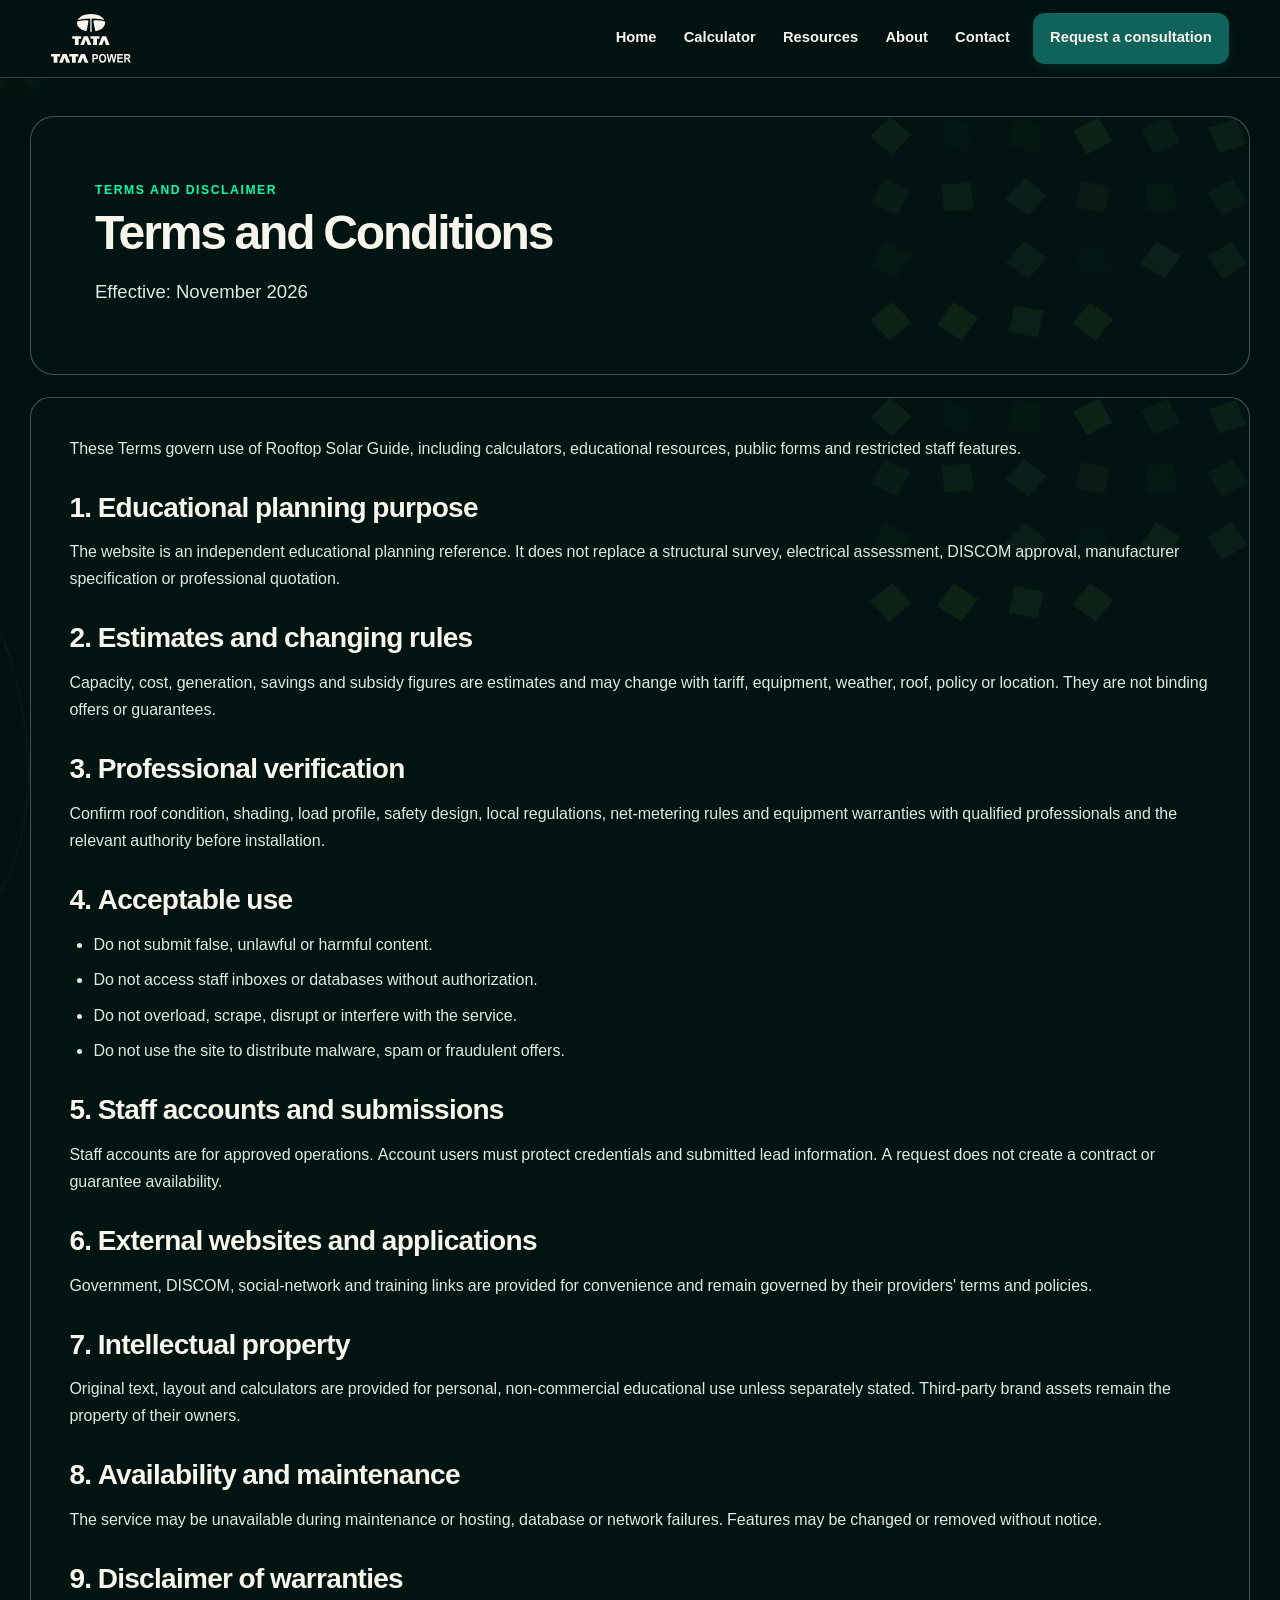
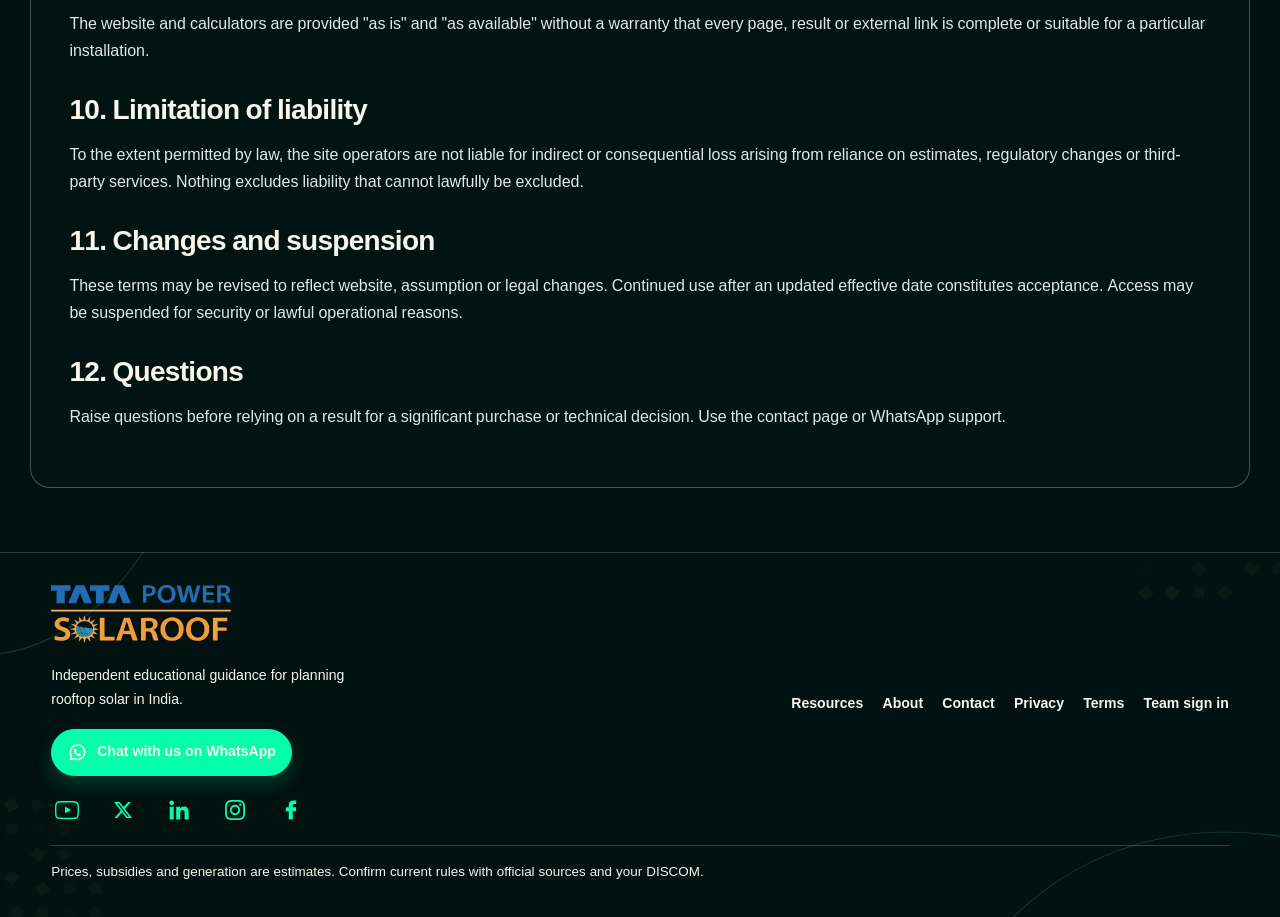
<file: terms.html>
<!doctype html>
<html lang="en">
<head>
    <meta charset="utf-8">
    <meta name="viewport" content="width=device-width, initial-scale=1">
    <meta name="description" content="Terms and limitations for using the SOLAROOF Guide.">
    <title>Terms and disclaimer · SOLAROOF Guide</title>
    <link rel="icon" type="image/svg+xml" href="./icon.svg">
    <link rel="stylesheet" href="./assets/site.css?v=a707aba00203">
    <script src="./assets/config.js" defer></script>
    <script src="./assets/site.js?v=fc63ae8d440b" defer></script>
</head>
<body >
<a class="skip-link" href="#main-content">Skip to content</a>
<header class="site-header">
        <a href="./index.html" class="brand header-brand" aria-label="Tata Power Solar Rooftop home">
            <img class="brand-mark" src="./images/whait_logo-tatapower.svg" alt="" aria-hidden="true">
    </a>
        <button class="menu-toggle" type="button" aria-label="Toggle main navigation" aria-expanded="false" aria-controls="primary-nav">
            <img src="./icon/header-hamburger.svg" alt="" aria-hidden="true">
        </button>
    <nav id="primary-nav" class="primary-nav" aria-label="Main navigation">
        <a href="./index.html">Home</a>
<a href="./calculator.html">Calculator</a>
<a href="./resources.html">Resources</a>
<a href="./about.html">About</a>
<a href="./contact.html">Contact</a>
        <a class="nav-cta" href="./contact.html">Request a consultation</a>
    </nav>
</header>
<main id="main-content" class="page-shell">
<section class="page-hero">
    <p class="eyebrow">Terms and disclaimer</p>
    <h1>Terms and Conditions</h1>
    <p>Effective: November 2026</p>
</section>
<section class="content-card">
    <p>These Terms govern use of Rooftop Solar Guide, including calculators, educational resources, public forms and restricted staff features.</p>
    <h2>1. Educational planning purpose</h2>
    <p>The website is an independent educational planning reference. It does not replace a structural survey, electrical assessment, DISCOM approval, manufacturer specification or professional quotation.</p>
    <h2>2. Estimates and changing rules</h2>
    <p>Capacity, cost, generation, savings and subsidy figures are estimates and may change with tariff, equipment, weather, roof, policy or location. They are not binding offers or guarantees.</p>
    <h2>3. Professional verification</h2>
    <p>Confirm roof condition, shading, load profile, safety design, local regulations, net-metering rules and equipment warranties with qualified professionals and the relevant authority before installation.</p>
    <h2>4. Acceptable use</h2>
    <ul>
        <li>Do not submit false, unlawful or harmful content.</li>
        <li>Do not access staff inboxes or databases without authorization.</li>
        <li>Do not overload, scrape, disrupt or interfere with the service.</li>
        <li>Do not use the site to distribute malware, spam or fraudulent offers.</li>
    </ul>
    <h2>5. Staff accounts and submissions</h2>
    <p>Staff accounts are for approved operations. Account users must protect credentials and submitted lead information. A request does not create a contract or guarantee availability.</p>
    <h2>6. External websites and applications</h2>
    <p>Government, DISCOM, social-network and training links are provided for convenience and remain governed by their providers' terms and policies.</p>
    <h2>7. Intellectual property</h2>
    <p>Original text, layout and calculators are provided for personal, non-commercial educational use unless separately stated. Third-party brand assets remain the property of their owners.</p>
    <h2>8. Availability and maintenance</h2>
    <p>The service may be unavailable during maintenance or hosting, database or network failures. Features may be changed or removed without notice.</p>
    <h2>9. Disclaimer of warranties</h2>
    <p>The website and calculators are provided "as is" and "as available" without a warranty that every page, result or external link is complete or suitable for a particular installation.</p>
    <h2>10. Limitation of liability</h2>
    <p>To the extent permitted by law, the site operators are not liable for indirect or consequential loss arising from reliance on estimates, regulatory changes or third-party services. Nothing excludes liability that cannot lawfully be excluded.</p>
    <h2>11. Changes and suspension</h2>
    <p>These terms may be revised to reflect website, assumption or legal changes. Continued use after an updated effective date constitutes acceptance. Access may be suspended for security or lawful operational reasons.</p>
    <h2>12. Questions</h2>
    <p>Raise questions before relying on a result for a significant purchase or technical decision. Use the <a href="./contact.html">contact page</a> or <a href="https://wa.me/916383061332?text=Hello%2C%20I%20have%20a%20question%20about%20rooftop%20solar." target="_blank" rel="noopener noreferrer">WhatsApp support</a>.</p>
</section>
</main>
<footer class="site-footer">
    <div class="footer-brand">
        <a href="./index.html" class="brand footer-brand-link" aria-label="Rooftop Solar Guide home">
            <img class="footer-wordmark" src="./tatasolarfoof.svg" alt="" aria-hidden="true">
        </a>
        <p>Independent educational guidance for planning rooftop solar in India.</p>
        <a class="footer-whatsapp" href="https://wa.me/916383061332?text=Hello%2C%20I%20have%20a%20question%20about%20rooftop%20solar." target="_blank" rel="noopener noreferrer">
            <svg viewBox="0 0 24 24" aria-hidden="true" focusable="false">
                <path d="M20.2 11.7a8.2 8.2 0 0 1-12.1 7.2L4 20l1.1-3.9a8.2 8.2 0 1 1 15.1-4.4Z" fill="none" stroke="currentColor" stroke-linecap="round" stroke-linejoin="round" stroke-width="1.8"/>
                <path d="M8.5 8.1c.2-.5.5-.5.8-.5h.5c.2 0 .4.1.5.4l.7 1.7c.1.2.1.4-.1.6l-.6.7c-.2.2-.2.4-.1.6.5.9 1.2 1.6 2.1 2.1.2.1.4.1.6-.1l.7-.7c.2-.2.4-.2.6-.1l1.7.8c.3.1.4.3.4.5 0 .3-.2 1.2-.7 1.6-.5.5-1.2.7-2 .5-1.1-.3-2.4-.9-3.7-2.2-1.1-1.1-1.9-2.5-2.1-3.5-.2-.9.1-1.7.7-2.4Z" fill="currentColor"/>
            </svg>
            Chat with us on WhatsApp
        </a>
        <ul class="footer-social" aria-label="Social media">
            <li><a href="https://www.youtube.com/@TataPower" data-app-url="vnd.youtube://www.youtube.com/@TataPower" target="_blank" rel="noopener noreferrer" aria-label="Open Tata Power on YouTube" title="YouTube"><img src="./icon/Green-Youtube.svg" alt="" aria-hidden="true"></a></li>
            <li><a href="https://x.com/tatapower" data-app-url="twitter://user?screen_name=tatapower" target="_blank" rel="noopener noreferrer" aria-label="Open Tata Power on X" title="X / Twitter"><img src="./icon/Green-Twitter.svg" alt="" aria-hidden="true"></a></li>
            <li><a href="https://www.linkedin.com/company/tata-power/" data-app-url="linkedin://company/tata-power" target="_blank" rel="noopener noreferrer" aria-label="Open Tata Power on LinkedIn" title="LinkedIn"><img src="./icon/Green-LinkedIn.svg" alt="" aria-hidden="true"></a></li>
            <li><a href="https://www.instagram.com/tatapower/" data-app-url="instagram://user?username=tatapower" target="_blank" rel="noopener noreferrer" aria-label="Open Tata Power on Instagram" title="Instagram"><img src="./icon/Green-Instagram.svg" alt="" aria-hidden="true"></a></li>
            <li><a href="https://www.facebook.com/TataPower/" data-app-url="fb://profile/TataPower" target="_blank" rel="noopener noreferrer" aria-label="Open Tata Power on Facebook" title="Facebook"><img src="./icon/Green-Facebook.svg" alt="" aria-hidden="true"></a></li>
        </ul>
    </div>
    <nav class="footer-links" aria-label="Footer navigation">
        <a href="./resources.html">Resources</a>
        <a href="./about.html">About</a>
        <a href="./contact.html">Contact</a>
        <a href="./privacy.html">Privacy</a>
        <a href="./terms.html">Terms</a>
        <a href="#" data-admin-link>Team sign in</a>
    </nav>
    <p class="footer-disclaimer">Prices, subsidies and generation are estimates. Confirm current rules with official sources and your DISCOM.</p>
</footer>
</body>
</html>
</file>
<file: assets/site.css>
@import url("../styles/spacing.css");
@import url("../styles/fonts.css");
@import url("../styles/lazy-styles.css");
@import url("../styles/styles.css");

:root {
    --paper: #fff;
    --ink: #f8f5ec;
    --surface: url("../images/offering-main-bg-mobile.svg") center top / 100% auto repeat-y, #011210;
    --font-primary: "Noto Sans Devanagari", sans-serif;
    --navy-deep: #011210;
    --navy: #062824;
    --teal-dark: #10635a;
    --teal: #03ffab;
    --gold: #03ffab;
    --muted: #c4d2cc;
    --line: rgb(248 245 236 / 28%);
    --shadow: 0 16px 38px rgba(1, 18, 16, .08);
    --nav-bg: #062824;
    --nav-overlay-bg: #062824;
    --nav-accent: #03ffab;
    --nav-text: #f8f5ec;
    --nav-text-muted: rgb(248 245 236 / 60%);
    --nav-border: rgb(248 245 236 / 20%);
    --nav-card-bg: #011210;
    --nav-active-bg: #10635a;
    --nav-height: 90px;
    --nav-strip-height: 50px;
    --nav-total-height: 140px;
    --nav-height-mobile: 64px;
    --nav-strip-height-mobile: 40px;
    --nav-total-height-mobile: 104px;
    --nav-max-width: 1440px;
    --nav-padding: 80px;
    --nav-left-width: 411px;
    --nav-card-size: 193px;
    --nav-card-size-mobile: 104px;
    --nav-font: var(--font-primary);
}

* { box-sizing: border-box; }
html { scroll-behavior: smooth; scroll-padding-top: 100px; }
body {
    margin: 0; background-color: var(--navy-deep);
    background-image: url("../images/media_19bot_bgf.webp");
    background-position: center top; background-repeat: no-repeat; background-size: cover; background-attachment: fixed;
    color: var(--ink); font-family: var(--font-primary); font-size: 16px; line-height: 1.7;
}
html > body,
html > body.appear {
    display: block !important;
    width: 100% !important;
    max-width: none !important;
    min-height: 100vh;
    margin: 0 !important;
    overflow-x: clip;
    background-color: var(--navy-deep) !important;
    background-image: url("../images/media_19bot_bgf.webp") !important;
    background-position: center top !important;
    background-repeat: no-repeat !important;
    background-size: cover !important;
    background-attachment: fixed !important;
    color: var(--ink) !important;
}
header.site-header {
    height: auto;
}
body[data-guide-endpoint] .page-shell { margin-top: 0; }
button, input, select, textarea { font: inherit; }
button, a, input, select, textarea { -webkit-tap-highlight-color: transparent; }
a { color: var(--teal); text-underline-offset: .18em; }
a:hover { color: #f8f5ec; }
:focus-visible { outline: 3px solid rgba(215, 166, 74, .8); outline-offset: 3px; }

.skip-link {
    position: absolute; z-index: 20; top: -5rem; left: 1rem; padding: .7rem 1rem;
    border-radius: 8px; background: var(--surface); color: #f8f5ec; box-shadow: var(--shadow);
}
.skip-link:focus { top: 1rem; }
.site-header {
    position: sticky; top: 0; z-index: 10; display: flex; align-items: center;
    justify-content: space-between; gap: 2rem; min-height: 78px; padding: .8rem max(4vw, 1.25rem);
    border-bottom: 1px solid rgb(248 245 236 / 20%);
    background: #011210 url("../images/Footer-Desktop-Default.svg") center / cover no-repeat;
    box-shadow: 0 4px 18px rgba(1,18,16,.4);
}
.brand { display: inline-flex; align-items: center; gap: .75rem; color: var(--navy-deep); text-decoration: none; font-weight: 700; letter-spacing: -.02em; }
.brand strong { color: var(--teal-dark); }
.site-header .brand { color: #f8f5ec; }
.site-header .brand strong { color: #03ffab; }
.site-header .header-brand { gap: .75rem; }
.site-header .header-brand .brand-mark {
    display: block; width: 80px; height: auto; flex: 0 0 auto; border: 0; border-radius: 0;
    background: none; padding: 0; object-fit: contain; box-shadow: none;
}
.footer-wordmark { display: block; width: min(180px, 100%); height: auto; flex: 0 1 180px; }
.brand-mark {
    display: grid; width: 42px; height: 42px; place-items: center; border: 1px solid #1335304e;
    border-radius: 14px; background: linear-gradient(145deg, #073b4d, #062824);
    padding: 3px; object-fit: contain; box-shadow: inset 0 1px white, 0 5px 12px rgba(20,59,90,.08);
}
.primary-nav { display: flex; align-items: center; gap: clamp(.65rem, 1.5vw, 1.4rem); }
.primary-nav a { padding: .45rem .25rem; color: var(--muted); font-size: .92rem; font-weight: 650; text-decoration: none; white-space: nowrap; }
.primary-nav a:hover, .primary-nav a[aria-current="page"] { color: var(--navy); }
.site-header .primary-nav a { color: #f8f5ec; }
.site-header .primary-nav a:hover, .site-header .primary-nav a[aria-current="page"] { color: #03ffab; }
.primary-nav a[aria-current="page"]:not(.nav-cta) { box-shadow: inset 0 -2px var(--gold); }
.primary-nav .nav-cta { padding: .72rem 1rem; border: 1px solid var(--teal-dark); border-radius: 11px; background: var(--teal-dark); color: white; box-shadow: 0 6px 12px rgba(14,95,96,.18); }
.primary-nav .nav-cta:hover { transform: translateY(-2px); background: var(--navy); box-shadow: 0 10px 18px rgba(14,59,90,.22); }
.menu-toggle { display: none; padding: .6rem .8rem; border: 1px solid var(--line); border-radius: 10px; background: var(--surface); color: #f8f5ec; font-weight: 700; }
.site-header .menu-toggle {
    width: 56px; height: 44px; padding: 0; border-color: rgb(248 245 236 / 40%);
    background: rgb(1 18 16 / 70%); color: #f8f5ec; cursor: pointer;
}
.menu-toggle img { display: block; width: 44px; height: 26px; }
.site-header :focus-visible { outline-color: #03ffab; }
.page-shell { width: min(1220px, calc(100% - 2rem)); margin: clamp(1.2rem, 3vw, 2.4rem) auto 4rem; }

.page-hero {
    margin-bottom: 1.4rem; padding: clamp(2rem, 5vw, 4.2rem); border: 1px solid var(--line);
    border-radius: 24px; background: var(--surface); color: #f8f5ec;
    box-shadow: var(--shadow); transform-style: preserve-3d;
}
.page-hero h1 { max-width: 860px; margin: .25rem 0 .85rem; color: #f8f5ec; font-family: var(--font-primary); font-size: clamp(2rem, 5vw, 3.65rem); line-height: 1.12; letter-spacing: -.045em; }
.page-hero p:not(.eyebrow) { max-width: 760px; margin: 0; color: #e0e9e3; font-size: clamp(1rem, 1.6vw, 1.16rem); }
.eyebrow { margin: 0 0 .55rem; color: #03ffab; font-size: .76rem; font-weight: 800; letter-spacing: .13em; text-transform: uppercase; }
.content-card {
    margin: 1.1rem 0; padding: clamp(1.6rem, 3vw, 2.4rem); border: 1px solid var(--line);
    border-radius: 20px; background: var(--surface); color: #f8f5ec; box-shadow: var(--shadow); transform-style: preserve-3d;
}
.content-card h2, .contact-copy h2, .resource-card h2 {
    margin: 0 0 .8rem; color: #f8f5ec; font-family: var(--font-primary); font-size: clamp(1.3rem, 2.3vw, 1.75rem); line-height: 1.25; letter-spacing: -.025em;
}
.content-card p, .content-card li { color: #e0e9e3; }
.content-card h2:not(:first-child) { margin-top: 1.8rem; }
.check-list { padding-left: 1.3rem; }
.check-list li { margin: .45rem 0; }
.legal-page .content-card { max-width: 940px; margin-inline: auto; }

.article-content { min-width: 0; max-width: 100%; overflow-x: hidden; }
.article-content .elementor-section {
    margin: 1.1rem 0; padding: clamp(1.5rem, 3.8vw, 3rem);
    border: 1px solid var(--line); border-radius: 22px; background: var(--surface); color: #f8f5ec; box-shadow: var(--shadow);
    transform-style: preserve-3d; transition: transform .32s ease, box-shadow .32s ease, border-color .32s ease;
}
.article-content .elementor-container { width: 100%; max-width: 1100px; margin-inline: auto; }
.article-content .elementor-column, .article-content .elementor-widget-wrap, .article-content .elementor-widget-container { min-width: 0; }
.article-content .elementor-column { width: 100%; }
.article-content .elementor-widget-wrap { display: block; }
.article-content h1, .article-content h2, .article-content h3, .article-content h4 {
    color: #f8f5ec !important; font-family: var(--font-primary) !important;
    font-weight: 750 !important; line-height: 1.24 !important; text-align: left !important; letter-spacing: -.025em;
}
.article-content h1 { max-width: 820px; font-size: clamp(2.2rem, 5vw, 3.8rem) !important; letter-spacing: -.045em; }
.article-content h2 { margin-top: 0; font-size: clamp(1.55rem, 3vw, 2.2rem) !important; }
.article-content h3 { font-size: clamp(1.18rem, 2.2vw, 1.5rem) !important; }
.article-content h4 { font-size: clamp(1rem, 1.8vw, 1.18rem) !important; }
.article-content p, .article-content li {
    color: #e0e9e3 !important; font-family: var(--font-primary) !important;
    font-size: clamp(.96rem, 1.15vw, 1.04rem) !important; line-height: 1.78 !important; text-align: left !important;
}
.article-content :is(div, h1, h2, h3, h4, h5, h6, p, li, span, a, button, input, select, textarea, label, td, th, summary, strong, em),
.calculator-page-content :is(div, h1, h2, h3, h4, h5, h6, p, li, span, a, button, input, select, textarea, label, td, th, summary, strong, em) {
    font-family: var(--font-primary) !important;
}
.article-content strong { color: #f8f5ec; font-weight: 750; }
.article-content a { color: var(--teal) !important; font-weight: 650; text-underline-offset: .18em; }
.article-content a:hover { color: #f8f5ec !important; }
.article-content section[id] { scroll-margin-top: 96px; }
.article-content #article-intro {
    position: relative; isolation: isolate; overflow: hidden; min-height: 360px; border: 0; color: white;
    background-color: var(--navy-deep);
    background-image: linear-gradient(rgba(1, 18, 16, .18), rgba(1, 18, 16, .18)), url("../images/media_1hader_b.png");
    background-repeat: no-repeat; background-size: 100% auto; background-position: center top;
    width: var(--viewport-width, 100vw);
    margin: 0 calc(50% - var(--viewport-half-width, 50vw)); border-radius: 0;
}
.article-content #article-intro::before {
    position: absolute; z-index: 0; inset: 0; content: ""; pointer-events: none;
    background-image:
        url("../images/tatapower/homepage/illustration-images/BESS.svg"),
        url("../images/tatapower/homepage/illustration-images/Convetional energy.svg"),
        url("../images/tatapower/homepage/illustration-images/EV charging.svg"),
        url("../images/tatapower/homepage/illustration-images/Home automationIOT.svg"),
        url("../images/tatapower/homepage/illustration-images/Innovation centre.svg"),
        url("../images/tatapower/homepage/illustration-images/Saloar energy.svg"),
        url("../images/tatapower/homepage/illustration-images/Transmission distribution.svg"),
        url("../images/tatapower/homepage/illustration-images/Wind Energy.svg");
    background-position:
        2% 12%, 97% 12%, 3% 37%, 96% 38%,
        2% 65%, 97% 64%, 4% 91%, 96% 91%;
    background-repeat: no-repeat;
    background-size: clamp(95px, 14vw, 184px) auto;
    opacity: .13; transform-origin: center;
    animation: hero-illustration-drift 18s ease-in-out infinite alternate;
}
.article-content #article-intro h1, .article-content #article-intro h2,
.article-content #article-intro h3, .article-content #article-intro h4,
.article-content #article-intro p, .article-content #article-intro li,
.article-content #article-intro strong { color: #fff !important; }
.article-content #article-intro .elementor-container { position: relative; z-index: 1; }
.article-content #article-intro figure {
    width: var(--viewport-width, 100vw); max-width: var(--viewport-width, 100vw);
    margin: 0 calc(50% - var(--viewport-half-width, 50vw));
}
.article-content #article-intro figure picture { display: block; width: 100%; }
.article-content #article-intro figure img {
    display: block; width: 100%; height: auto; object-fit: contain; object-position: center top; border-radius: 0;
    filter: brightness(1.7) saturate(1.25); mix-blend-mode: screen;
}
.article-content #article-intro .partner-registration-link {
    display: inline-flex; align-items: center; gap: .65rem; max-width: 100%; min-height: 3.5rem; margin: 0 0 1rem;
    padding: .25rem .4rem .25rem .95rem; border: 1px solid #03ffab; border-radius: 999px;
    background: rgb(1 18 16 / 88%); color: #f8f5ec !important;
    font-size: .92rem; font-weight: 750; line-height: 1.3; text-decoration: none;
    box-shadow: 0 6px 16px rgb(1 18 16 / 28%);
}
.article-content #article-intro .partner-registration-link:hover {
    background: #03ffab; color: #011210 !important;
}
.article-content #article-intro .partner-registration-icon {
    display: grid; width: 2.9rem; height: 2.9rem; flex: 0 0 2.9rem; place-items: center;
}
.article-content #article-intro .partner-registration-icon img {
    display: block; width: 100%; height: 100%; object-fit: contain; border-radius: 0;
}
.article-content #article-intro [style*="background: #F8FAFC"] p,
.article-content #article-intro [style*="background: #F8FAFC"] strong { color: var(--ink) !important; }
.article-content #article-intro [style*="font-size: 13px; color: #64748B"],
.article-content #article-intro [style*="font-size: 13px; color: #64748B"] a,
.article-content #article-intro span[style*="color: #64748B"] { color: #dce8ed !important; }
.article-content #article-intro figcaption { color: #dce8ed; }
.article-content #table-of-contents {
    overflow: hidden; background-color: #011210;
    background-image: linear-gradient(rgba(1, 18, 16, .08), rgba(1, 18, 16, .08)), url("../images/media_19bot_bgf.webp") !important;
    background-position: center; background-repeat: no-repeat; background-size: cover;
}
.article-content #table-of-contents .elementor-widget-container > div {
    padding: clamp(1rem, 3vw, 1.8rem) !important; border-color: rgb(248 245 236 / 36%) !important;
    background: rgb(1 18 16 / 16%) !important; box-shadow: 0 12px 32px rgb(1 18 16 / 24%) !important;
    color: #f8f5ec !important;
}
.article-content #table-of-contents .elementor-widget-container > div > div:first-child {
    align-items: flex-start !important; gap: .65rem !important; border-bottom-color: rgb(248 245 236 / 32%) !important;
}
.article-content #table-of-contents h3 {
    min-width: 0; color: #f8f5ec !important; font-size: clamp(1rem, 4vw, 1.25rem) !important;
    line-height: 1.35 !important; overflow-wrap: anywhere;
}
.article-content #table-of-contents [style*="grid-template-columns"] {
    grid-template-columns: repeat(auto-fit, minmax(min(100%, 280px), 1fr)) !important;
    gap: .75rem 1.5rem !important;
}
.article-content #table-of-contents a { color: #03ffab !important; text-decoration: underline !important; }
.article-content #table-of-contents a:hover { color: #f8f5ec !important; }
@keyframes hero-illustration-drift {
    from { transform: perspective(1400px) rotateX(-.8deg) rotateY(1deg) translate3d(-.4%, 0, 0) scale(1.005); }
    to { transform: perspective(1400px) rotateX(.8deg) rotateY(-1deg) translate3d(.4%, -.4%, 0) scale(1.025); }
}
@keyframes hero-art-reveal {
    0% { clip-path: inset(0 100% 0 0); }
    60%, 100% { clip-path: inset(0); }
}
.article-content [data-id="6c539bd1"] {
    overflow: hidden; background-color: #011210;
    background-image: linear-gradient(rgba(1, 18, 16, .84), rgba(1, 18, 16, .84)), url("../images/media_10homeamdcar.webp") !important;
    background-position: center; background-repeat: no-repeat; background-size: cover;
}
.article-content [data-id="6c539bd1"] h2,
.article-content [data-id="6c539bd1"] p { color: #f8f5ec !important; text-align: center !important; }
.article-content [data-id="6c539bd1"] h2 { margin: 0 auto 1rem; }
.article-content [data-id="6c539bd1"] p { max-width: 680px; margin: 0 auto 2rem; }
.article-content [data-id="6c539bd1"] span[style*="color:#855300"] {
    color: #03ffab !important; font-family: var(--font-primary) !important;
}
.article-content [data-id="6c539bd1"] a[href*="academy.tatapower.solar"] {
    border: 1px solid #03ffab !important; background: #03ffab !important; color: #011210 !important;
    font-family: var(--font-primary) !important; box-shadow: 0 4px 20px rgba(3, 255, 171, .2) !important;
}
.article-content [data-id="6c539bd1"] a[href*="guide-request"] {
    border: 2px solid #f8f5ec !important; background: rgba(1, 18, 16, .35) !important;
    color: #f8f5ec !important; font-family: var(--font-primary) !important;
}
.article-content [data-id="6c539bd1"] a[href*="academy.tatapower.solar"]:hover { background: #35ffbc !important; }
.article-content [data-id="6c539bd1"] a[href*="guide-request"]:hover { background: rgba(248, 245, 236, .12) !important; }
#main-content .article-content section.elementor-element[data-id="15a0ab35"] {
    background-color: #062824 !important;
    background-image: url("../images/Impact-Stories-mobile-bg.svg") !important;
    background-position: center top;
    background-repeat: repeat-y;
    background-size: 100% auto;
}
.article-content #compare-quotations {
    background-color: #f8f5ec; background-image: url("../images/news_investors_bg.svg") !important;
    background-position: center; background-repeat: no-repeat; background-size: cover;
}
.article-content :is(#compare-quotations, #ongrid-offgrid-hybrid)
    :is(h1, h2, h3, h4, p, li, strong, span, label, td, th) {
    color: #062824 !important;
}
.article-content #ongrid-offgrid-hybrid
    :is(h1, h2, h3, h4, p, li, strong, span, label) {
    text-rendering: optimizeLegibility;
    -webkit-font-smoothing: antialiased;
    -moz-osx-font-smoothing: grayscale;
    text-shadow: none;
}
.article-content :is(#compare-quotations, #ongrid-offgrid-hybrid) {
    color: #062824 !important;
}
.article-content :is(#compare-quotations, #ongrid-offgrid-hybrid) a:not([style*="background"]) {
    color: #10635a !important;
}
.article-content :is(#compare-quotations, #ongrid-offgrid-hybrid)
    :is(.factor-card, .state-table-wrap, .system-type-card, .Solar-card, .post-card, .toc-nav, .subsidy-box, .roi-calc) {
    background: var(--surface) !important;
    color: #f8f5ec !important;
}
.article-content :is(#compare-quotations, #ongrid-offgrid-hybrid)
    :is(.factor-card, .state-table-wrap, .system-type-card, .Solar-card, .post-card, .toc-nav, .subsidy-box, .roi-calc)
    :is(h2, h3, h4, p, li, a, strong, span:not(.material-symbols-outlined):not([style*="background"]), label) {
    color: #f8f5ec !important;
}
.article-content :is(#compare-quotations, #ongrid-offgrid-hybrid)
    :is(.factor-card, .state-table-wrap, .system-type-card, .Solar-card, .post-card, .toc-nav, .subsidy-box, .roi-calc)
    span[style*="background"] {
    color: #1e293b !important;
}
.article-content #ongrid-offgrid-hybrid {
    position: relative; isolation: isolate; background-color: #062824;
}
.article-content #ongrid-offgrid-hybrid::before {
    position: absolute; z-index: 0; inset: 0; border-radius: inherit; content: "";
    background-image:
        url("../images/tatapower/homepage/illustration-images/BESS.svg"),
        url("../images/tatapower/homepage/illustration-images/Convetional energy.svg"),
        url("../images/tatapower/homepage/illustration-images/EV charging.svg"),
        url("../images/tatapower/homepage/illustration-images/Home automationIOT.svg"),
        url("../images/tatapower/homepage/illustration-images/Innovation centre.svg"),
        url("../images/tatapower/homepage/illustration-images/Manufacturing.png"),
        url("../images/tatapower/homepage/illustration-images/Saloar energy.svg"),
        url("../images/tatapower/homepage/illustration-images/Transmission distribution.svg"),
        url("../images/tatapower/homepage/illustration-images/Wind Energy.svg");
    background-position:
        3% 6%, 97% 19%, 4% 34%, 96% 48%, 5% 63%,
        95% 77%, 4% 91%, 97% 61%, 50% 28%;
    background-repeat: no-repeat;
    background-size: clamp(95px, 17vw, 210px) auto;
    opacity: .14; pointer-events: none; transform-origin: center;
    animation: offering-illustration-drift 18s ease-in-out infinite alternate;
}
.article-content #ongrid-offgrid-hybrid > .elementor-container { position: relative; z-index: 1; }
@keyframes offering-illustration-drift {
    from { transform: perspective(1400px) rotateX(-1deg) rotateY(1.2deg) scale(1); }
    to { transform: perspective(1400px) rotateX(1deg) rotateY(-1.2deg) scale(1.015); }
}
.article-content #educational-cta .elementor-element-7b56e2d3 .elementor-widget-container > div {
    background-image: linear-gradient(rgba(1, 18, 16, .84), rgba(1, 18, 16, .84)), url("../images/media_18fecteryf6.png") !important;
    background-position: center; background-repeat: no-repeat; background-size: cover;
}
.article-content #educational-cta .elementor-element-7b56e2d3 h3,
.article-content #educational-cta .elementor-element-7b56e2d3 p { color: #f8f5ec !important; }
.article-content #educational-cta .elementor-element-7b56e2d3 a { color: #f8f5ec !important; }
.article-content #educational-cta .elementor-element-7b56e2d3 a[style*="background: #EAB830"] { color: #011210 !important; }
.article-content :is(.factor-card, .state-table-wrap, .system-type-card, .Solar-card, .post-card, .toc-nav, .subsidy-box, .roi-calc) {
    background: var(--surface) !important; color: #f8f5ec !important;
}
.article-content :is(.factor-card, .state-table-wrap, .system-type-card, .Solar-card, .post-card, .toc-nav, .subsidy-box, .roi-calc)
    :is(h2, h3, h4, p, li, a, strong, span:not(.material-symbols-outlined):not([style*="background"]), label) {
    color: #f8f5ec !important;
}
.article-content :is(.factor-card, .state-table-wrap, .system-type-card, .Solar-card, .post-card, .toc-nav, .subsidy-box, .roi-calc)
    span[style*="background"] {
    color: #1e293b !important;
}
.article-content :is(
    [style*="background: #FFFFFF" i],
    [style*="background:#FFFFFF" i],
    [style*="background: #ffffff" i],
    [style*="background:#ffffff" i],
    [style*="background: #fff;" i],
    [style*="background:#fff;" i],
    [style*="background: #F8FAFC" i],
    [style*="background:#F8FAFC" i],
    [style*="background-color: #FFFFFF" i],
    [style*="background-color:#FFFFFF" i],
    [style*="background-color: #fff;" i],
    [style*="background-color:#fff;" i],
    [style*="background-color: #F8FAFC" i],
    [style*="background-color:#F8FAFC" i],
    [style*="background-color: #ffffff" i],
    [style*="background-color:#ffffff" i]
),
.calculator-page-content :is(
    [style*="background: #FFFFFF" i],
    [style*="background:#FFFFFF" i],
    [style*="background: #ffffff" i],
    [style*="background:#ffffff" i],
    [style*="background: #fff;" i],
    [style*="background:#fff;" i],
    [style*="background: #F8FAFC" i],
    [style*="background:#F8FAFC" i],
    [style*="background-color: #FFFFFF" i],
    [style*="background-color:#FFFFFF" i],
    [style*="background-color: #fff;" i],
    [style*="background-color:#fff;" i],
    [style*="background-color: #F8FAFC" i],
    [style*="background-color:#F8FAFC" i],
    [style*="background-color: #ffffff" i],
    [style*="background-color:#ffffff" i]
) {
    background: url("../images/offering-main-bg-mobile.svg") center top / 100% auto repeat-y, #011210 !important;
    border-color: rgb(248 245 236 / 30%) !important;
    color: #f8f5ec !important;
}
.article-content :is(
    [style*="background: #FFFFFF" i],
    [style*="background:#FFFFFF" i],
    [style*="background: #ffffff" i],
    [style*="background:#ffffff" i],
    [style*="background: #fff;" i],
    [style*="background:#fff;" i],
    [style*="background: #F8FAFC" i],
    [style*="background:#F8FAFC" i],
    [style*="background-color: #FFFFFF" i],
    [style*="background-color:#FFFFFF" i],
    [style*="background-color: #fff;" i],
    [style*="background-color:#fff;" i],
    [style*="background-color: #F8FAFC" i],
    [style*="background-color:#F8FAFC" i],
    [style*="background-color: #ffffff" i],
    [style*="background-color:#ffffff" i]
) :is(div, h1, h2, h3, h4, h5, h6, p, li, span, label, td, th, summary, strong, em):not([style*="background"]) {
    color: #f8f5ec !important;
}
.calculator-page-content :is(
    [style*="background: #FFFFFF" i],
    [style*="background:#FFFFFF" i],
    [style*="background: #ffffff" i],
    [style*="background:#ffffff" i],
    [style*="background: #fff;" i],
    [style*="background:#fff;" i],
    [style*="background: #F8FAFC" i],
    [style*="background:#F8FAFC" i],
    [style*="background-color: #FFFFFF" i],
    [style*="background-color:#FFFFFF" i],
    [style*="background-color: #fff;" i],
    [style*="background-color:#fff;" i],
    [style*="background-color: #F8FAFC" i],
    [style*="background-color:#F8FAFC" i],
    [style*="background-color: #ffffff" i],
    [style*="background-color:#ffffff" i]
) :is(div, h1, h2, h3, h4, h5, h6, p, li, span, label, td, th, summary, strong, em):not([style*="background"]) {
    color: #f8f5ec !important;
}
.article-content :is(
    [style*="background: #ECFDF5" i], [style*="background:#ECFDF5" i],
    [style*="background: #EFF6FF" i], [style*="background:#EFF6FF" i],
    [style*="background: #FEF2F2" i], [style*="background:#FEF2F2" i],
    [style*="background: #F1F5F9" i], [style*="background:#F1F5F9" i],
    [style*="background: #EAF3DE" i], [style*="background:#EAF3DE" i],
    [style*="background: #E6F3FB" i], [style*="background:#E6F3FB" i],
    [style*="background: #FAEEDA" i], [style*="background:#FAEEDA" i],
    [style*="background: #FEF3C7" i], [style*="background:#FEF3C7" i],
    [style*="background: #FFFBEB" i], [style*="background:#FFFBEB" i],
    [style*="background: #E2E8F0" i], [style*="background:#E2E8F0" i]
) {
    color: #1e293b !important;
}
.article-content :is(
    [style*="background: #ECFDF5" i], [style*="background:#ECFDF5" i],
    [style*="background: #EFF6FF" i], [style*="background:#EFF6FF" i],
    [style*="background: #FEF2F2" i], [style*="background:#FEF2F2" i],
    [style*="background: #F1F5F9" i], [style*="background:#F1F5F9" i],
    [style*="background: #EAF3DE" i], [style*="background:#EAF3DE" i],
    [style*="background: #E6F3FB" i], [style*="background:#E6F3FB" i],
    [style*="background: #FAEEDA" i], [style*="background:#FAEEDA" i],
    [style*="background: #FEF3C7" i], [style*="background:#FEF3C7" i],
    [style*="background: #FFFBEB" i], [style*="background:#FFFBEB" i],
    [style*="background: #E2E8F0" i], [style*="background:#E2E8F0" i]
) :is(h1, h2, h3, h4, h5, h6, p, li, a, span, label, td, th, summary, strong, em) {
    color: #1e293b !important;
}
#main-content .article-content table :is(td, th),
#main-content .calculator-page-content table :is(td, th) {
    color: #f8f5ec !important;
}
#main-content .article-content table td a,
#main-content .calculator-page-content table td a {
    color: #03ffab !important;
}
#main-content .article-content table td :is(span, strong, em),
#main-content .calculator-page-content table td :is(span, strong, em) {
    color: #f8f5ec !important;
}
#main-content .article-content table td :is(div, p, span, strong, em, label),
#main-content .calculator-page-content table td :is(div, p, span, strong, em, label) {
    color: #f8f5ec !important;
}
.calculator-page-content :is(
    [style*="background: #ECFDF5" i], [style*="background:#ECFDF5" i],
    [style*="background: #EFF6FF" i], [style*="background:#EFF6FF" i],
    [style*="background: #FEF2F2" i], [style*="background:#FEF2F2" i],
    [style*="background: #F1F5F9" i], [style*="background:#F1F5F9" i],
    [style*="background: #EAF3DE" i], [style*="background:#EAF3DE" i],
    [style*="background: #E6F3FB" i], [style*="background:#E6F3FB" i],
    [style*="background: #FAEEDA" i], [style*="background:#FAEEDA" i],
    [style*="background: #FEF3C7" i], [style*="background:#FEF3C7" i],
    [style*="background: #FFFBEB" i], [style*="background:#FFFBEB" i],
    [style*="background: #E2E8F0" i], [style*="background:#E2E8F0" i]
) {
    color: #1e293b !important;
}
.calculator-page-content :is(
    [style*="background: #ECFDF5" i], [style*="background:#ECFDF5" i],
    [style*="background: #EFF6FF" i], [style*="background:#EFF6FF" i],
    [style*="background: #FEF2F2" i], [style*="background:#FEF2F2" i],
    [style*="background: #F1F5F9" i], [style*="background:#F1F5F9" i],
    [style*="background: #EAF3DE" i], [style*="background:#EAF3DE" i],
    [style*="background: #E6F3FB" i], [style*="background:#E6F3FB" i],
    [style*="background: #FAEEDA" i], [style*="background:#FAEEDA" i],
    [style*="background: #FEF3C7" i], [style*="background:#FEF3C7" i],
    [style*="background: #FFFBEB" i], [style*="background:#FFFBEB" i],
    [style*="background: #E2E8F0" i], [style*="background:#E2E8F0" i]
) :is(h1, h2, h3, h4, h5, h6, p, li, a, span, label, td, th, summary, strong, em) {
    color: #1e293b !important;
}
.article-content table { max-width: 100%; border-color: var(--line); border-collapse: separate; border-spacing: 0; }
.article-content th,
.article-content td,
.calculator-page-content th,
.calculator-page-content td {
    background: url("../images/offering-main-bg-mobile.svg") center top / 100% auto repeat-y, #011210 !important;
    border-color: rgb(248 245 236 / 30%) !important;
    color: #f8f5ec !important;
}
.article-content th { font-weight: 750 !important; }
.article-content td, .article-content th { padding: .85rem .95rem !important; border-color: var(--line) !important; }
.article-content img { max-width: 100%; height: auto; border-radius: 12px; }
.article-content img[src^="data:image/gif"], .article-content img[src*="placeholder.png"] { display: none; }
html.js-motion .article-content .elementor-section,
html.js-motion .resource-card,
html.js-motion .content-card {
    opacity: 0;
    transform: translateY(18px);
    transition: opacity .55s ease, transform .55s ease, box-shadow .32s ease, border-color .32s ease;
}
html.js-motion .article-content .elementor-section.is-motion-visible,
html.js-motion .resource-card.is-motion-visible,
html.js-motion .content-card.is-motion-visible {
    opacity: 1;
    transform: translateY(0);
}
.article-content iframe { max-width: 100%; border: 0; border-radius: 14px; }
.article-content details { margin: .7rem 0; border: 1px solid var(--line); border-radius: 15px; background: var(--surface); color: #f8f5ec; box-shadow: 0 8px 20px rgba(17,47,70,.06); }
.article-content summary { padding: 1.1rem 1.25rem; color: #f8f5ec; font-weight: 750; cursor: pointer; }
.article-content details p { padding: 0 1.25rem 1.1rem; }
.article-content .elementor-accordion-item { margin: .7rem 0; border: 1px solid var(--line); border-radius: 15px; overflow: hidden; background: var(--surface); color: #f8f5ec; box-shadow: 0 8px 20px rgba(17,47,70,.06); }
.article-content .elementor-tab-title { padding: 1.1rem 1.25rem; background: #f5f8fa; color: var(--navy); cursor: pointer; font-weight: 700; }
.article-content .elementor-tab-title[aria-expanded="true"] { background: #eaf3f3; }
.article-content .elementor-accordion-item .elementor-tab-title .elementor-accordion-title { color: #062824 !important; }
.article-content .elementor-tab-content { padding: 1.1rem 1.25rem; }
.article-content .elementor-tab-content[hidden] { display: none !important; }
.article-content input:not([type="checkbox"]):not([type="radio"]):not([type="submit"]):not([type="hidden"]),
.article-content select, .article-content textarea,
.calculator-page-content input:not([type="checkbox"]):not([type="radio"]):not([type="submit"]):not([type="hidden"]),
.calculator-page-content select, .calculator-page-content textarea {
    max-width: 100%;
    background: url("../images/offering-main-bg-mobile.svg") center top / 100% auto repeat-y, #011210 !important;
    border-color: rgb(248 245 236 / 40%) !important;
    color: #f8f5ec !important;
}
.article-content :is(input, textarea)::placeholder,
.calculator-page-content :is(input, textarea)::placeholder { color: #d3ded7; opacity: 1; }
.article-content .state-table-wrap, .article-content [style*="overflow-x"], .article-content [style*="overflow: auto"] {
    max-width: 100%; overflow-x: auto !important; border-radius: 15px; -webkit-overflow-scrolling: touch;
}
.article-content .state-table-wrap, .article-content .system-type-card, .article-content .Solar-card,
.article-content .roi-calc, .article-content .lead-magnet, .article-content .toc-nav {
    border: 1px solid var(--line); border-radius: 18px !important; box-shadow: 0 12px 28px rgba(17,47,70,.08);
    transition: transform .3s ease, box-shadow .3s ease;
}
.article-content [style*="grid-template-columns:repeat(3,1fr)"],
.article-content [style*="grid-template-columns: repeat(3, 1fr)"] {
    grid-template-columns: repeat(3, minmax(0, 1fr)) !important;
}
.article-content .lead-magnet { background: linear-gradient(145deg, var(--navy), var(--teal-dark)) !important; color: white !important; }
.article-content .lead-magnet h3, .article-content .lead-magnet p { color: white !important; }
.article-content .lead-magnet input { border-radius: 11px !important; }

.resource-grid { display: grid; grid-template-columns: repeat(3, minmax(0, 1fr)); gap: 1.1rem; margin: 1.4rem 0; }
.resource-card {
    display: flex; min-height: 260px; flex-direction: column; align-items: flex-start; padding: 1.65rem;
    border: 1px solid var(--line); border-radius: 20px; background: var(--surface); color: #f8f5ec;
    box-shadow: var(--shadow); transform-style: preserve-3d; transition: transform .32s ease, box-shadow .32s ease, border-color .32s ease;
}
.resource-card h2 { margin: .75rem 0 .4rem; font-size: 1.3rem; }
.resource-card p { margin: .3rem 0 1.4rem; color: #e0e9e3; }
.resource-tag { padding: .35rem .7rem; border: 1px solid #d9e8e7; border-radius: 999px; background: #edf6f5; color: var(--teal-dark); font-size: .74rem; font-weight: 800; letter-spacing: .04em; text-transform: uppercase; }
.resource-link { display: flex; align-items: center; gap: .5rem; margin-top: auto; font-weight: 750; text-decoration: none; }
.resource-link .resource-link-icon {
    display: grid; width: 40px; height: 40px; flex: 0 0 40px; place-items: center;
    background: transparent; transition: transform .2s ease;
}
.resource-link-icon img { display: block; width: 40px; height: 40px; object-fit: contain; }
.resource-link:hover .resource-link-icon { transform: translateX(3px); }
.resource-card h2 { color: #f8f5ec !important; }
.resource-card p { color: #e0e9e3 !important; }

.contact-panel {
    display: grid; grid-template-columns: minmax(0, .9fr) minmax(0, 1.1fr); align-items: start;
    gap: clamp(1.5rem, 4vw, 3.5rem); margin-top: 2rem; padding: clamp(1.5rem, 4vw, 3.25rem);
    border: 1px solid rgba(255,255,255,.15); border-radius: 24px;
    background: linear-gradient(135deg, var(--navy-deep), var(--navy) 62%, #176a70);
    color: white; box-shadow: 0 24px 54px rgba(12,41,64,.2); transform-style: preserve-3d;
}
.contact-copy h2 { margin: .2rem 0 1rem; color: white; font-size: clamp(1.8rem, 3.2vw, 2.6rem); }
.contact-copy p, .contact-copy li { color: #dbe7ed; }
.contact-copy .eyebrow { color: #03ffab; }
.contact-copy ul { padding-left: 1.2rem; }
.lead-form { display: grid; grid-template-columns: 1fr 1fr; gap: 1rem; padding: clamp(1.1rem, 2.4vw, 1.7rem); border: 1px solid var(--line); border-radius: 18px; background: var(--surface); color: #f8f5ec; box-shadow: 0 18px 34px #10635a29; }
.lead-form label { display: grid; gap: .45rem; color: #f8f5ec; font-size: .9rem; font-weight: 700; }
.lead-form input:not([type="checkbox"]), .lead-form textarea,
.login-card input, .status-form select {
    width: 100%; min-height: 46px; padding: .75rem .85rem; border: 1px solid rgb(248 245 236 / 40%); border-radius: 10px;
    background: url("../images/offering-main-bg-mobile.svg") center top / 100% auto repeat-y, #011210; color: #f8f5ec;
}
.lead-form textarea { resize: vertical; }
.lead-form input:focus, .lead-form textarea:focus { outline: 3px solid rgba(22,124,121,.15); border-color: var(--teal); }
.lead-form .lead-message-field, .lead-form .consent-label, .lead-form .honeypot,
.lead-form button, .lead-form .form-message { grid-column: 1 / -1; }
.lead-form .consent-label { display: flex; align-items: flex-start; gap: .6rem; font-weight: 500; }
.lead-form .consent-label input { margin-top: .35rem; accent-color: var(--teal); }
.honeypot { position: absolute; left: -10000px; width: 1px; height: 1px; overflow: hidden; }
.button { display: inline-flex; align-items: center; justify-content: center; min-height: 48px; padding: .78rem 1.15rem; border: 1px solid transparent; border-radius: 11px; font-weight: 750; text-decoration: none; cursor: pointer; box-shadow: 0 7px 14px rgba(17,47,70,.12); transition: transform .2s ease, box-shadow .2s ease, background .2s ease; }
.button-primary { background: var(--teal-dark); color: #fff; }
.button-primary:hover { transform: translateY(-2px); background: var(--navy); color: #fff; box-shadow: 0 12px 20px rgba(17,47,70,.22); }
.button-secondary { border-color: var(--line); background: var(--surface); color: #f8f5ec; }
.button:disabled { opacity: .65; cursor: wait; transform: none; }
.form-message { min-height: 1.5em; margin: 0; font-size: .92rem; }
.form-message.is-error { color: #a33232; }
.form-message.is-success { color: #166449; }

.calculator-page-content { min-width: 0; }
.calculator-page-content .elementor-section { margin: 1.1rem 0; padding: clamp(1.35rem, 3.2vw, 2.6rem); border: 1px solid var(--line); border-radius: 22px; background: var(--surface); color: #f8f5ec; box-shadow: var(--shadow); }
.calculator-page-content h1, .calculator-page-content h2, .calculator-page-content h3, .calculator-page-content h4 {
    color: #f8f5ec !important; font-family: var(--font-primary) !important; font-weight: 750 !important; line-height: 1.28 !important;
}
.calculator-page-content h2 { font-size: clamp(1.55rem, 3vw, 2.15rem) !important; }
.calculator-page-content h3 { font-size: clamp(1.1rem, 2.2vw, 1.4rem) !important; }
.calculator-page-content p { color: #e0e9e3 !important; font-family: var(--font-primary) !important; line-height: 1.72 !important; }
.calculator-page-content a { color: var(--teal-dark) !important; }
.calculator-page-content .elementor-container { max-width: 1100px; margin-inline: auto; }
.calculator-page-content .roi-calc { margin: 1.2rem 0; overflow: hidden; border: 1px solid var(--line); border-radius: 20px; background: var(--surface); color: #f8f5ec; box-shadow: var(--shadow); }
.roi-calc .calc-header { padding: 1.6rem 1.8rem; border-bottom: 1px solid var(--line); background: linear-gradient(115deg, #eaf1f5, #e8f4f1); }
.roi-calc .calc-header h2 { margin: 0 0 .35rem; color: var(--navy) !important; font-size: clamp(1.4rem, 2.8vw, 2rem) !important; }
.roi-calc .calc-header p { margin: 0; color: var(--muted) !important; }
.roi-calc .calc-body { display: grid; grid-template-columns: 1fr 1fr; }
.roi-calc .calc-inputs, .roi-calc .calc-results { padding: clamp(1.2rem, 3vw, 2rem); }
.roi-calc .calc-results { border-left: 1px solid var(--line); background: #f4f7f9; }
.calc-label { display: block; margin: .6rem 0 .4rem; color: var(--navy); font-size: .88rem; font-weight: 750; }
.calc-input { width: 100%; min-height: 46px; margin-bottom: .8rem; padding: .7rem .8rem; border: 1px solid rgb(248 245 236 / 40%); border-radius: 10px; background: var(--surface); color: #f8f5ec; }
.calc-range { width: 100%; accent-color: var(--teal); }
.calc-range-labels { display: flex; justify-content: space-between; color: var(--muted); font-size: .78rem; }
.calc-toggle { display: flex; gap: .35rem; margin: .4rem 0 1rem; padding: .3rem; border-radius: 12px; background: #e9eff3; }
.calc-toggle button { flex: 1; min-height: 40px; border: 0; border-radius: 9px; background: transparent; color: var(--muted); font-weight: 700; cursor: pointer; }
.calc-toggle button.active { background: var(--navy); color: white; box-shadow: 0 4px 10px rgba(17,47,70,.2); }
.result-label, .rb-label { color: var(--muted); font-size: .75rem; font-weight: 800; letter-spacing: .08em; text-transform: uppercase; }
.result-box { margin: 1rem 0; padding: 1.2rem; border-radius: 16px; background: linear-gradient(140deg, var(--navy), var(--teal-dark)); color: white; text-align: center; box-shadow: 0 12px 25px rgba(17,47,70,.2); }
.result-box .rb-label { color: #e1edf0; }
.result-box .rb-value { display: block; color: white; font-size: clamp(2rem, 4vw, 2.6rem); font-weight: 800; }
.result-savings, .subsidy-check { display: flex; justify-content: space-between; align-items: center; gap: 1rem; margin: .7rem 0; padding: .9rem 1rem; border: 1px solid #d8e6e5; border-radius: 12px; background: #edf6f4; }
.result-savings .rs-label, .result-savings .rs-value { color: var(--teal-dark); font-weight: 750; }
.result-savings .rs-value { font-size: 1.25rem; }
.subsidy-check { background: #f5f8fa; }
.subsidy-check .toggle { position: relative; flex: 0 0 48px; min-width: 48px; min-height: 28px; border-radius: 99px; background: #b7c5cc; cursor: pointer; transition: background .2s ease; }
.subsidy-check .toggle::after { position: absolute; top: 3px; left: 3px; width: 22px; height: 22px; border-radius: 50%; background: #fff; box-shadow: 0 1px 4px rgba(17,47,70,.25); content: ""; transition: transform .2s ease; }
.subsidy-check .toggle[aria-checked="true"] { background: var(--teal-dark); }
.subsidy-check .toggle[aria-checked="true"]::after { transform: translateX(20px); }
.subsidy-check .toggle:focus-visible { outline-offset: 4px; }
.sub-inner { margin: 1rem 0; padding: 1.4rem; border: 1px solid var(--line); border-radius: 18px; background: var(--surface); color: #f8f5ec; box-shadow: var(--shadow); }
.sub-inner h4 { margin: 0 0 1rem; color: #f8f5ec; font-size: 1.25rem; }
.sub-form { display: grid; grid-template-columns: minmax(0, 1fr) auto minmax(0, 1fr); align-items: end; gap: .8rem; }
.sub-form label { display: block; margin-bottom: .4rem; color: var(--muted); font-weight: 700; }
.sub-form input { width: 100%; min-height: 46px; padding: .7rem .8rem; border: 1px solid rgb(248 245 236 / 40%); border-radius: 10px; background: var(--surface); color: #f8f5ec; }
.sub-form button { min-height: 46px; padding: .7rem 1rem; border: 0; border-radius: 10px; background: var(--teal-dark); color: white; font-weight: 750; cursor: pointer; }
.sub-result { display: grid; align-content: center; min-height: 46px; padding: .4rem .8rem; border-radius: 10px; background: #e8f2f1; }
.sr-lbl { color: var(--muted); font-size: .74rem; font-weight: 750; text-transform: uppercase; }
.sr-val { color: var(--teal-dark); font-size: 1.1rem; font-weight: 800; }

.site-footer {
    display: grid; grid-template-columns: minmax(220px, .7fr) 1fr; align-items: center; gap: 1.2rem 2rem;
    padding: 2rem max(4vw, 1.25rem); border-top: 1px solid rgb(248 245 236 / 20%);
    background-color: #011210;
    background-image: linear-gradient(rgb(1 18 16 / 24%), rgb(1 18 16 / 24%)), url("../images/Footer-Desktop-Default.svg");
    background-position: center; background-repeat: no-repeat; background-size: cover; color: #f8f5ec;
}
.site-footer .brand { color: #f8f5ec; }
.site-footer .brand strong { color: #03ffab; }
.footer-brand p { max-width: 330px; margin: .75rem 0 0; color: #f8f5ec; font-size: .88rem; }
.footer-social {
    display: flex; align-items: center; gap: 24px; margin: 1.1rem 0 0; padding: 0; list-style: none;
}
.footer-social li,
.footer-social a { display: inline-flex; align-items: center; justify-content: center; }
.footer-social a {
    width: 32px; height: 32px; border-radius: 50%; color: #f8f5ec;
    transition: transform .2s ease, background-color .2s ease;
}
.footer-social a:hover,
.footer-social a:focus-visible {
    transform: translateY(-2px); background: rgb(3 255 171 / 14%);
}
.footer-social img { display: block; width: 24px; height: 24px; }
.footer-whatsapp {
    display: inline-flex; align-items: center; gap: .55rem; margin-top: 1rem; padding: .68rem .95rem;
    border: 1px solid #03ffab; border-radius: 999px; background: #03ffab; color: #011210;
    font-size: .88rem; font-weight: 750; text-decoration: none; box-shadow: 0 8px 18px rgba(3,255,171,.18);
    transition: transform .2s ease, box-shadow .2s ease, background .2s ease;
}
.footer-whatsapp svg { width: 21px; height: 21px; flex: 0 0 auto; }
.footer-whatsapp:hover { transform: translateY(-2px); background: #35ffbc; color: #011210; box-shadow: 0 12px 22px rgba(3,255,171,.26); }
.footer-links { display: flex; flex-wrap: wrap; justify-content: flex-end; gap: .7rem 1.2rem; }
.footer-links a { color: #f8f5ec; font-size: .88rem; font-weight: 700; text-decoration: none; }
.footer-links a:hover, .footer-links a[aria-current="page"] { color: #03ffab; text-decoration: underline; }
.footer-disclaimer { grid-column: 1 / -1; margin: 0; padding-top: 1rem; border-top: 1px solid rgb(248 245 236 / 20%); color: #f8f5ec; font-size: .84rem; }
.site-footer :focus-visible { outline-color: #03ffab; }

@media (hover: hover) and (prefers-reduced-motion: no-preference) {
    .page-hero:hover, .content-card:hover, .resource-card:hover, .contact-panel:hover,
    .article-content .elementor-section:hover, .article-content .state-table-wrap:hover,
    .article-content .system-type-card:hover, .article-content .Solar-card:hover,
    .article-content .roi-calc:hover, .article-content .lead-magnet:hover,
    .article-content .toc-nav:hover {
        transform: perspective(1200px) translateY(-4px) rotateX(.25deg);
        border-color: #c3d6df; box-shadow: var(--shadow-raised);
    }
}

@media (max-width: 980px) {
    .site-header { gap: 1rem; }
    .primary-nav { gap: .55rem; }
    .primary-nav a { font-size: .85rem; }
    .resource-grid { grid-template-columns: repeat(2, minmax(0, 1fr)); }
}
@media (max-width: 820px) {
    body {
        background-color: #062824; background-image: url("../images/Impact-Stories-mobile-bg.svg");
        background-position: center top; background-repeat: repeat-y; background-size: 100% auto; background-attachment: scroll;
    }
    .article-content :is(
        #state-wise-guide,
        #ongrid-offgrid-hybrid,
        #roof-space,
        #solar-calculator,
        #cost-factors,
        #panel-inverter-selection,
        #compare-quotations,
        [id="TATA Power Solar-resources"],
        #sources-disclaimer,
        [data-id="15a0ab35"],
        [data-id="47afb80"]
    ) {
        background-color: #011412 !important;
        background-image: url("../images/offering-main-bg-mobile.svg") !important;
        background-position: center top;
        background-repeat: repeat-y;
        background-size: 100% auto;
        color: #f8f5ec !important;
    }
    .article-content :is(
        #state-wise-guide,
        #ongrid-offgrid-hybrid,
        #roof-space,
        #solar-calculator,
        #cost-factors,
        #panel-inverter-selection,
        #compare-quotations,
        [id="TATA Power Solar-resources"],
        #sources-disclaimer,
        [data-id="15a0ab35"],
        [data-id="47afb80"]
    ) :is(h2, h3, h4, p, li, strong, span, label) {
        color: #f8f5ec !important;
    }
    .article-content :is(
        #state-wise-guide,
        #ongrid-offgrid-hybrid,
        #roof-space,
        #solar-calculator,
        #cost-factors,
        #panel-inverter-selection,
        #compare-quotations,
        [id="TATA Power Solar-resources"],
        #sources-disclaimer,
        [data-id="15a0ab35"],
        [data-id="47afb80"]
    ) a:not([style*="background"]) {
        color: #03ffab !important;
    }
    .article-content :is(
        #state-wise-guide,
        #ongrid-offgrid-hybrid,
        #roof-space,
        #solar-calculator,
        #cost-factors,
        #panel-inverter-selection,
        #compare-quotations,
        [id="TATA Power Solar-resources"],
        #sources-disclaimer,
        [data-id="15a0ab35"],
        [data-id="47afb80"]
    ) a[style*="background"] {
        color: #011210 !important;
    }
    .article-content :is(
        #state-wise-guide,
        #ongrid-offgrid-hybrid,
        #roof-space,
        #solar-calculator,
        #cost-factors,
        #panel-inverter-selection,
        #compare-quotations,
        [id="TATA Power Solar-resources"],
        #sources-disclaimer,
        [data-id="15a0ab35"],
        [data-id="47afb80"]
    ) :is(
        [style*="background: #ECFDF5" i],
        [style*="background:#ECFDF5" i],
        [style*="background: #EFF6FF" i],
        [style*="background:#EFF6FF" i],
        [style*="background: #FEF2F2" i],
        [style*="background:#FEF2F2" i],
        [style*="background: #F1F5F9" i],
        [style*="background:#F1F5F9" i],
        [style*="background: #EAF3DE" i],
        [style*="background:#EAF3DE" i],
        [style*="background: #E6F3FB" i],
        [style*="background:#E6F3FB" i],
        [style*="background: #FAEEDA" i],
        [style*="background:#FAEEDA" i],
        .factor-card,
        .system-type-card,
        .post-card,
        .state-table-wrap,
        .toc-nav,
        .subsidy-box,
        .roi-calc
    ) {
        color: #1e293b !important;
    }
    .article-content :is(
        #state-wise-guide,
        #ongrid-offgrid-hybrid,
        #roof-space,
        #solar-calculator,
        #cost-factors,
        #panel-inverter-selection,
        #compare-quotations,
        [id="TATA Power Solar-resources"],
        #sources-disclaimer,
        [data-id="15a0ab35"],
        [data-id="47afb80"]
    ) :is(
        [style*="background: #ECFDF5" i],
        [style*="background:#ECFDF5" i],
        [style*="background: #EFF6FF" i],
        [style*="background:#EFF6FF" i],
        [style*="background: #FEF2F2" i],
        [style*="background:#FEF2F2" i],
        [style*="background: #F1F5F9" i],
        [style*="background:#F1F5F9" i],
        [style*="background: #EAF3DE" i],
        [style*="background:#EAF3DE" i],
        [style*="background: #E6F3FB" i],
        [style*="background:#E6F3FB" i],
        [style*="background: #FAEEDA" i],
        [style*="background:#FAEEDA" i],
        .factor-card,
        .system-type-card,
        .post-card,
        .state-table-wrap,
        .toc-nav,
        .subsidy-box,
        .roi-calc
    ) :is(h2, h3, h4, p, li, a, strong, span, label) {
        color: #1e293b !important;
    }
    .article-content :is(
        #state-wise-guide,
        #ongrid-offgrid-hybrid,
        #roof-space,
        #solar-calculator,
        #cost-factors,
        #panel-inverter-selection,
        #compare-quotations,
        [id="TATA Power Solar-resources"],
        #sources-disclaimer,
        [data-id="15a0ab35"],
        [data-id="47afb80"]
    ) :is(.factor-card, .state-table-wrap, .system-type-card, .Solar-card, .post-card, .toc-nav, .subsidy-box, .roi-calc, .lead-magnet),
    .article-content :is(
        #state-wise-guide,
        #ongrid-offgrid-hybrid,
        #roof-space,
        #solar-calculator,
        #cost-factors,
        #panel-inverter-selection,
        #compare-quotations,
        [id="TATA Power Solar-resources"],
        #sources-disclaimer,
        [data-id="15a0ab35"],
        [data-id="47afb80"]
    ) :is(.factor-card, .state-table-wrap, .system-type-card, .Solar-card, .post-card, .toc-nav, .subsidy-box, .roi-calc, .lead-magnet)
      :is(h2, h3, h4, p, li, a, strong, span:not(.material-symbols-outlined):not([style*="background"]), label) {
        color: #f8f5ec !important;
    }
    .article-content :is(
        #state-wise-guide,
        #ongrid-offgrid-hybrid,
        #roof-space,
        #solar-calculator,
        #cost-factors,
        #panel-inverter-selection,
        #compare-quotations,
        [id="TATA Power Solar-resources"],
        #sources-disclaimer,
        [data-id="15a0ab35"],
        [data-id="47afb80"]
    ) :is(.factor-card, .state-table-wrap, .system-type-card, .Solar-card, .post-card, .toc-nav, .subsidy-box, .roi-calc)
      span[style*="background"] {
        color: #1e293b !important;
    }
    .article-content :is(
        #state-wise-guide,
        #ongrid-offgrid-hybrid,
        #roof-space,
        #solar-calculator,
        #cost-factors,
        #panel-inverter-selection,
        #compare-quotations,
        [id="TATA Power Solar-resources"],
        #sources-disclaimer,
        [data-id="15a0ab35"],
        [data-id="47afb80"]
    ) :is(input:not([type="checkbox"]):not([type="radio"]):not([type="submit"]):not([type="hidden"]), select, textarea, td, th) {
        background: url("../images/offering-main-bg-mobile.svg") center top / 100% auto repeat-y, #011210 !important;
        color: #f8f5ec !important;
    }
    .article-content #article-intro::before,
    .article-content #ongrid-offgrid-hybrid::before {
        background-size: clamp(56px, 12vw, 104px) auto;
    }
    .article-content #table-of-contents {
        background-size: cover, 100% auto;
        background-position: center, center top;
        background-repeat: no-repeat;
    }
    .article-content #compare-quotations {
        background-size: 100% auto;
        background-position: center top;
    }
    html { scroll-padding-top: 78px; }
    .site-header { min-height: 68px; }
    .site-header .header-brand { gap: .5rem; }
    .site-header .header-brand .brand-mark { width: 65px; }
    .menu-toggle { display: block; }
    .primary-nav {
        position: absolute; top: 100%; right: 0; left: 0; display: none; flex-direction: column;
        align-items: stretch; gap: .15rem; padding: .65rem 1.25rem 1.1rem; border-bottom: 1px solid var(--line);
        background: #011210 url("../images/Footer-Desktop-Default.svg") center / cover no-repeat;
        box-shadow: 0 16px 24px rgba(1,18,16,.3);
    }
    .primary-nav.is-open { display: flex; }
    .primary-nav a { padding: .72rem .45rem; font-size: .95rem; }
    .primary-nav .nav-cta { margin-top: .35rem; text-align: center; }
    .page-shell { width: min(100% - 1rem, 1220px); margin-top: .65rem; }
    .article-content .elementor-section { margin: .7rem 0; padding: 1.2rem; border-radius: 16px; }
    .article-content [style*="grid-template-columns:repeat(3,1fr)"],
    .article-content [style*="grid-template-columns: repeat(3, 1fr)"] { grid-template-columns: minmax(0, 1fr) !important; }
    .article-content #article-intro {
        min-height: 320px; margin: 0 -.5rem;
        background-size: cover, cover; background-position: center top;
    }
    .contact-panel { grid-template-columns: 1fr; gap: 1.25rem; padding: 1.25rem; border-radius: 18px; }
    .lead-form { grid-template-columns: 1fr; padding: 1rem; }
    .lead-form label, .lead-form .lead-message-field { grid-column: 1; }
    .roi-calc .calc-body { grid-template-columns: 1fr; }
    .roi-calc .calc-results { border-top: 1px solid var(--line); border-left: 0; }
    .sub-form { grid-template-columns: 1fr; }
    .resource-grid { grid-template-columns: repeat(2, minmax(0, 1fr)); }
    .site-footer { grid-template-columns: 1fr; }
    .footer-links { justify-content: flex-start; }
    .footer-disclaimer { grid-column: 1; }
}
@media (min-width: 821px) {
    html { overflow-x: hidden; overflow-x: clip; }
    body { overflow-x: hidden; overflow-x: clip; }
    .article-content { overflow-x: visible; }
    .article-content #ongrid-offgrid-hybrid
        .elementor-widget-container > div {
        width: 100%;
        max-width: 1100px;
        margin-inline: auto;
    }
    .article-content {
        text-rendering: optimizeLegibility;
        -webkit-font-smoothing: antialiased;
        -moz-osx-font-smoothing: grayscale;
    }
    .article-content #ongrid-offgrid-hybrid {
        background-image:
            linear-gradient(rgb(1 18 16 / 72%), rgb(1 18 16 / 72%)),
            url("../images/media_18fecteryf6.png");
        background-position: center;
        background-repeat: no-repeat;
        background-size: cover;
    }
    .article-content #ongrid-offgrid-hybrid::before {
        display: none;
    }
    .article-content #ongrid-offgrid-hybrid,
    .article-content #ongrid-offgrid-hybrid:hover {
        transform: none;
    }
    .article-content #ongrid-offgrid-hybrid :is(h1, h2, h3, h4) {
        color: #f8f5ec !important;
        text-shadow: 0 1px 1px rgb(1 18 16 / 55%);
    }
    .article-content #ongrid-offgrid-hybrid
        :is(div, p, li, strong, span, label, td, th) {
        text-rendering: optimizeLegibility;
        -webkit-font-smoothing: antialiased;
        -moz-osx-font-smoothing: grayscale;
    }
    .article-content #ongrid-offgrid-hybrid
        :is(p, li):not([style*="background"]) {
        color: #f8f5ec !important;
    }
    .article-content #ongrid-offgrid-hybrid table {
        background: rgb(248 245 236 / 96%);
        color: #062824;
        margin-inline: auto;
    }
    .article-content #ongrid-offgrid-hybrid table :is(td, th) {
        color: #062824 !important;
        text-shadow: none;
        -webkit-font-smoothing: antialiased;
        text-rendering: geometricPrecision;
    }
    .article-content #ongrid-offgrid-hybrid [style*="background: #EFF6FF"] {
        background: rgb(248 245 236 / 96%) !important;
    }
    .article-content #ongrid-offgrid-hybrid [style*="background: #EFF6FF"]
        :is(h4, p, strong) {
        color: #062824 !important;
        text-shadow: none;
    }
    .article-content #article-intro:hover { transform: none; }
    .article-content #article-intro figure img {
        animation: hero-art-reveal 1s linear both;
    }
    .article-content #article-intro figcaption { text-align: center; }
}
@media (max-width: 520px) {
    body { font-size: 15px; }
    .page-hero { padding: 1.45rem; border-radius: 16px; }
    .article-content #article-intro { min-height: 330px; background-size: cover, cover; background-position: center top; }
    .article-content #article-intro .partner-registration-link { gap: .45rem; margin-bottom: .85rem; padding: .25rem .35rem .25rem .75rem; font-size: .82rem; }
    .article-content #article-intro .partner-registration-icon { width: 2.75rem; height: 2.75rem; flex-basis: 2.75rem; }
    .article-content #article-intro::before { opacity: .09; background-size: clamp(56px, 12vw, 96px) auto; }
    .resource-grid { grid-template-columns: 1fr; gap: .8rem; }
    .resource-card { min-height: 220px; padding: 1.35rem; }
    .content-card { padding: 1.3rem; border-radius: 16px; }
    .contact-panel { padding: 1rem; }
    .lead-form { gap: .8rem; }
    .site-footer { padding: 1.5rem 1rem; }
    .footer-social { gap: 16px; }
    .footer-social img { width: 16px; height: 16px; }
}
@media (max-width: 340px) {
    .site-header .header-brand { gap: .375rem; }
    .site-header .header-brand .brand-mark { width: 56px; }
}
@media (prefers-reduced-motion: reduce) {
    html { scroll-behavior: auto; }
    *, *::before, *::after { animation-duration: .01ms !important; transition-duration: .01ms !important; }
    .article-content #article-intro::before { animation: none; transform: none; }
    .article-content #article-intro figure img { animation: none; clip-path: none; }
    .article-content #ongrid-offgrid-hybrid::before { animation: none; transform: none; }
}
#main-content .article-content section.elementor-element[data-id="15a0ab35"] {
    color: #f8f5ec !important;
}
#main-content .article-content section.elementor-element[data-id="15a0ab35"]
    :is(h1, h2, h3, h4, p, li, strong, span:not(.material-symbols-outlined), label) {
    color: #f8f5ec !important;
}
#main-content .article-content section.elementor-element[data-id="15a0ab35"] a:not([style*="background"]) {
    color: #03ffab !important;
}
#main-content .article-content section.elementor-element[data-id="15a0ab35"]
    :is(.factor-card, .state-table-wrap, .system-type-card, .Solar-card, .post-card, .toc-nav, .subsidy-box, .roi-calc, .lead-magnet, .course-card-mini, .sub-inner) {
    background: url("../images/news_investors_bg.svg") center / cover no-repeat, #f8f5ec !important;
    color: #062824 !important;
}
#main-content .article-content section.elementor-element[data-id="15a0ab35"] .elementor-element-7862e3e .elementor-widget-container > div {
    background: url("../images/news_investors_bg.svg") center / cover no-repeat, #f8f5ec !important;
    color: #062824 !important;
}
#main-content .article-content section.elementor-element[data-id="15a0ab35"]
    :is(.factor-card, .state-table-wrap, .system-type-card, .Solar-card, .post-card, .toc-nav, .subsidy-box, .roi-calc, .lead-magnet, .course-card-mini, .sub-inner)
    :is(h2, h3, h4, p, li, a, strong, span, label, div) {
    color: #062824 !important;
}
#main-content .article-content section.elementor-element[data-id="15a0ab35"] .state-table-wrap table
    :is(td, th, span, strong, em) {
    color: #f8f5ec !important;
}
#main-content .article-content section.elementor-element[data-id="15a0ab35"] .state-table-wrap table a {
    color: #03ffab !important;
}
#main-content .article-content section.elementor-element[data-id="15a0ab35"] .state-table-wrap > div[style*="background:#ffffff"] p[style*="color:#737784"],
#main-content .article-content section.elementor-element[data-id="15a0ab35"] .roi-calc > div[style*="background:#F8FAFC"] p {
    color: #dce8ed !important;
}
#main-content .article-content section.elementor-element[data-id="15a0ab35"] .roi-calc > div[style*="background:#F8FAFC"] a {
    color: #03ffab !important;
}
#main-content .article-content section.elementor-element[data-id="15a0ab35"] :is(
    .factor-card, .system-type-card, .Solar-card, .post-card, .subsidy-box, .roi-calc, .sub-inner
) .material-symbols-outlined {
    color: #062824 !important;
}
#main-content .article-content section.elementor-element[data-id="15a0ab35"] .blue-cta a[style*="background:#FAC775"] {
    color: #011210 !important;
}
#main-content .article-content section.elementor-element[data-id="15a0ab35"]
    [style*="background:#fff"] .material-symbols-outlined {
    color: #062824 !important;
}
#main-content .article-content section.elementor-element[data-id="15a0ab35"] .elementor-element-7862e3e h3 {
    color: #062824 !important;
}
#main-content .article-content section.elementor-element[data-id="15a0ab35"] .roi-calc .calc-header :is(h2, p),
#main-content .article-content section.elementor-element[data-id="15a0ab35"] .roi-calc .calc-results :is(div, h4, p, span, strong, label),
#main-content .article-content section.elementor-element[data-id="15a0ab35"] .subsidy-box .sub-result :is(span, strong) {
    color: #1e293b !important;
}
#main-content .article-content section.elementor-element[data-id="15a0ab35"] .roi-calc .calc-toggle button {
    color: #1e293b !important;
}
#main-content .article-content section.elementor-element[data-id="15a0ab35"] .roi-calc .calc-toggle button.active {
    color: #fff !important;
}
#main-content .article-content section.elementor-element[data-id="15a0ab35"] .roi-calc .calc-results .result-box :is(div, span, strong, p) {
    color: #fff !important;
}
#main-content .article-content section.elementor-element[data-id="15a0ab35"] .roi-calc .calc-results .result-box .rb-label {
    color: #e1edf0 !important;
}
#main-content .article-content section.elementor-element[data-id="15a0ab35"] .roi-calc .calc-results .result-savings :is(.rs-label, .rs-value) {
    color: #10635a !important;
}
#main-content .article-content section.elementor-element[data-id="15a0ab35"] .roi-calc .subsidy-check :is(div, span:not(.material-symbols-outlined)) {
    color: #1e293b !important;
}
#main-content .article-content section.elementor-element[data-id="15a0ab35"] .lead-magnet :is(h3, p) {
    color: #062824 !important;
}
#main-content .article-content section.elementor-element[data-id="15a0ab35"] .lead-magnet button {
    border: 0;
    border-radius: 11px;
    background: #03ffab !important;
    color: #011210 !important;
    font-weight: 750;
    cursor: pointer;
}
#main-content .article-content .post-card.course .tag[style*="background:#195ec8"] {
    color: #fff !important;
}
#main-content .article-content :is(
    [style*="background: #ECFDF5" i], [style*="background:#ECFDF5" i],
    [style*="background: #EFF6FF" i], [style*="background:#EFF6FF" i],
    [style*="background: #FEF2F2" i], [style*="background:#FEF2F2" i],
    [style*="background: #F1F5F9" i], [style*="background:#F1F5F9" i],
    [style*="background: #EAF3DE" i], [style*="background:#EAF3DE" i],
    [style*="background: #E6F3FB" i], [style*="background:#E6F3FB" i],
    [style*="background: #FAEEDA" i], [style*="background:#FAEEDA" i],
    [style*="background: #FEF3C7" i], [style*="background:#FEF3C7" i],
    [style*="background: #FFFBEB" i], [style*="background:#FFFBEB" i],
    [style*="background: #E2E8F0" i], [style*="background:#E2E8F0" i]
) :is(div, h1, h2, h3, h4, h5, h6, p, li, a, strong, em, span, label, td, th, summary)
    :not([style*="background"]) {
    color: #1e293b !important;
}
#main-content .article-content #article-intro span[style*="color: #1E293B"] {
    color: #dce8ed !important;
}
#main-content .article-content section[data-id="9889997"] h1 span[style*="color:#0046a1"] {
    color: #03ffab !important;
}
#main-content .article-content .amber-cta a[style*="background:#0D9488"] {
    background: #03ffab !important;
    color: #011210 !important;
}
#main-content .article-content :is(#capacity-cost-table, #state-wise-guide)
    :is([style*="color: #64748B" i], [style*="color:#64748B" i], [style*="color:#737784" i]) {
    color: #dce8ed !important;
}
#main-content .article-content #state-wise-guide .breadcrumb a {
    color: #03ffab !important;
}
#main-content .article-content #state-wise-guide #stateTable a {
    color: #03ffab !important;
}
#main-content .article-content #solar-calculator em {
    color: #dce8ed !important;
}
#main-content .article-content #quick-summary [style*="border: 2px solid #0F766E"] {
    background:
        linear-gradient(135deg, rgb(3 255 171 / 8%), rgb(1 18 16 / 14%)),
        url("../images/Footer-Desktop-Default.svg") center / cover no-repeat,
        #011210 !important;
    border-color: #03ffab !important;
    color: #f8f5ec !important;
}
#main-content .article-content #quick-summary [style*="border: 2px solid #0F766E"]
    > div:not([style*="background"]) {
    color: #f8f5ec !important;
    font-size: 14px !important;
    line-height: 1.55;
}
#main-content .article-content #quick-summary [style*="border: 2px solid #0F766E"] > h3 {
    color: #fff !important;
}
#main-content .article-content #quick-summary [style*="border: 2px solid #0F766E"]
    > div[style*="background: #ECFDF5"] :is(div, span, strong) {
    color: #1e293b !important;
}
#main-content .article-content #quick-summary [style*="border: 2px solid #0F766E"]
    > div[style*="background: #ECFDF5"] div[style*="color: #16A34A"] {
    color: #166534 !important;
}
.article-content #panel-inverter-selection .panel-brand-emblem {
    position: relative;
    width: min(303px, 100%);
    margin: 0 0 20px;
    line-height: 0;
}
.article-content #panel-inverter-selection .panel-brand-row {
    display: flex;
    align-items: center;
    flex-wrap: wrap;
    gap: clamp(1.25rem, 4vw, 3rem);
    margin-bottom: 20px;
}
.article-content #panel-inverter-selection .panel-brand-emblem > img:first-child {
    display: block;
    width: 100%;
    height: auto;
}
.article-content #panel-inverter-selection .panel-brand-emblem .panel-brand-emblem__motion {
    position: absolute;
    top: 50%;
    left: 50%;
    width: 32px;
    height: 32px;
    transform: translate(-50%, -50%);
}
.article-content #panel-inverter-selection .panel-brand-wordmark {
    display: block;
    width: clamp(260px, 28vw, 360px);
    max-width: 100%;
    height: auto;
}
#main-content .article-content #ongrid-offgrid-hybrid table tbody td,
#main-content .article-content #ongrid-offgrid-hybrid table tbody td :is(div, p, span, strong, em, label) {
    color: #1e293b !important;
    text-shadow: none !important;
    -webkit-font-smoothing: antialiased;
    text-rendering: geometricPrecision;
}
#main-content .article-content #ongrid-offgrid-hybrid table thead th {
    background: #0b3b2c !important;
    color: #fff !important;
}
#main-content .article-content #ongrid-offgrid-hybrid table tbody tr:nth-child(odd) {
    background: #fff !important;
}
#main-content .article-content #ongrid-offgrid-hybrid table tbody tr:nth-child(even) {
    background: #f8fafc !important;
}
#main-content .article-content #ongrid-offgrid-hybrid table tbody td {
    background: transparent !important;
    border-color: #d7e0e5 !important;
}
@media (max-width: 820px) {
    .article-content #panel-inverter-selection .panel-brand-row {
        flex-direction: column;
        align-items: center;
        gap: 1rem;
    }
    .article-content #panel-inverter-selection .panel-brand-emblem {
        margin-bottom: 0;
    }
    .article-content #panel-inverter-selection .panel-brand-wordmark {
        width: min(300px, 100%);
    }
}

.elementor-element-59b33472 { padding-block: clamp(2.5rem, 6vw, 5rem); }
.elementor-element-59b33472 .elementor-widget-container { width: 100%; }
.energy-motion-gallery { width: min(100% - 2rem, 1120px); margin-inline: auto; }
.energy-gallery-intro { max-width: 680px; margin: 0 0 1.5rem; }
.energy-gallery-intro .eyebrow { margin: 0 0 .45rem; color: var(--teal); font-size: .78rem; font-weight: 800; letter-spacing: .12em; text-transform: uppercase; }
.energy-gallery-intro h2 { margin: 0 0 .6rem; color: #f8f5ec; font-size: clamp(1.7rem, 3.5vw, 2.7rem); line-height: 1.1; }
.energy-gallery-intro > p:last-child { margin: 0; color: #d8e5df; }
.energy-gallery-layout { display: block; }
.energy-gallery-stage {
    position: relative; width: 100%; aspect-ratio: 1.78; min-height: 0; margin-inline: auto; overflow: hidden; isolation: isolate;
    border: 1px solid rgb(248 245 236 / 22%); border-radius: 24px; background: #011210;
    box-shadow: 0 22px 60px rgb(0 0 0 / 28%); perspective: 1100px;
}
.energy-gallery-slides { position: absolute; z-index: 1; inset: 0; margin: 0; padding: 0; list-style: none; transform-style: preserve-3d; }
.energy-gallery-slide {
    position: absolute; inset: 0; display: grid; place-items: center; visibility: hidden; opacity: 0;
    transform-style: preserve-3d;
}
.energy-gallery-slide.is-active { visibility: visible; opacity: 1; animation: energy-gallery-arrive 1.2s cubic-bezier(.16, .78, .24, 1) both; }
.energy-gallery-slide img { display: block; width: min(1000px, calc(100% - 3rem)); max-width: 100%; height: auto; aspect-ratio: 328 / 191; object-fit: contain; opacity: .5; }
.energy-gallery-toggle {
    position: absolute; z-index: 2; right: .45rem; bottom: .45rem; padding: .25rem .4rem;
    border: 1px solid rgb(248 245 236 / 42%); border-radius: 8px; background: rgb(1 18 16 / 85%);
    color: #f8f5ec; font: inherit; font-size: .68rem; cursor: pointer;
}
.energy-gallery-toggle:hover { border-color: #03ffab; color: #03ffab; }
@keyframes energy-gallery-arrive {
    0% { opacity: 0; transform: translate3d(62%, 9%, -260px) rotateY(-44deg) scale(.72); }
    68% { opacity: .8; transform: translate3d(-3%, -2%, 25px) rotateY(5deg) scale(1.03); }
    100% { opacity: 1; transform: translate3d(0, 0, 0) rotateY(0) scale(1); }
}
@media (max-width: 640px) {
    .energy-motion-gallery { width: min(100% - 1.25rem, 1120px); }
    .energy-gallery-stage { border-radius: 17px; }
}
@media (prefers-reduced-motion: reduce) {
    .energy-gallery-stage { width: min(100%, 1120px); aspect-ratio: auto; min-height: 0; overflow: visible; }
    .energy-gallery-slides { position: relative; display: grid; grid-template-columns: repeat(2, minmax(0, 1fr)); gap: .6rem; padding: .8rem; }
    .energy-gallery-slide,
    .energy-gallery-slide.is-active { position: relative; inset: auto; display: grid; min-width: 0; aspect-ratio: 328 / 191; visibility: visible; opacity: 1; animation: none; transform: none; }
    .energy-gallery-slide img { width: min(1000px, 100%); height: auto; }
    .energy-gallery-toggle { display: none; }
}
</file>
